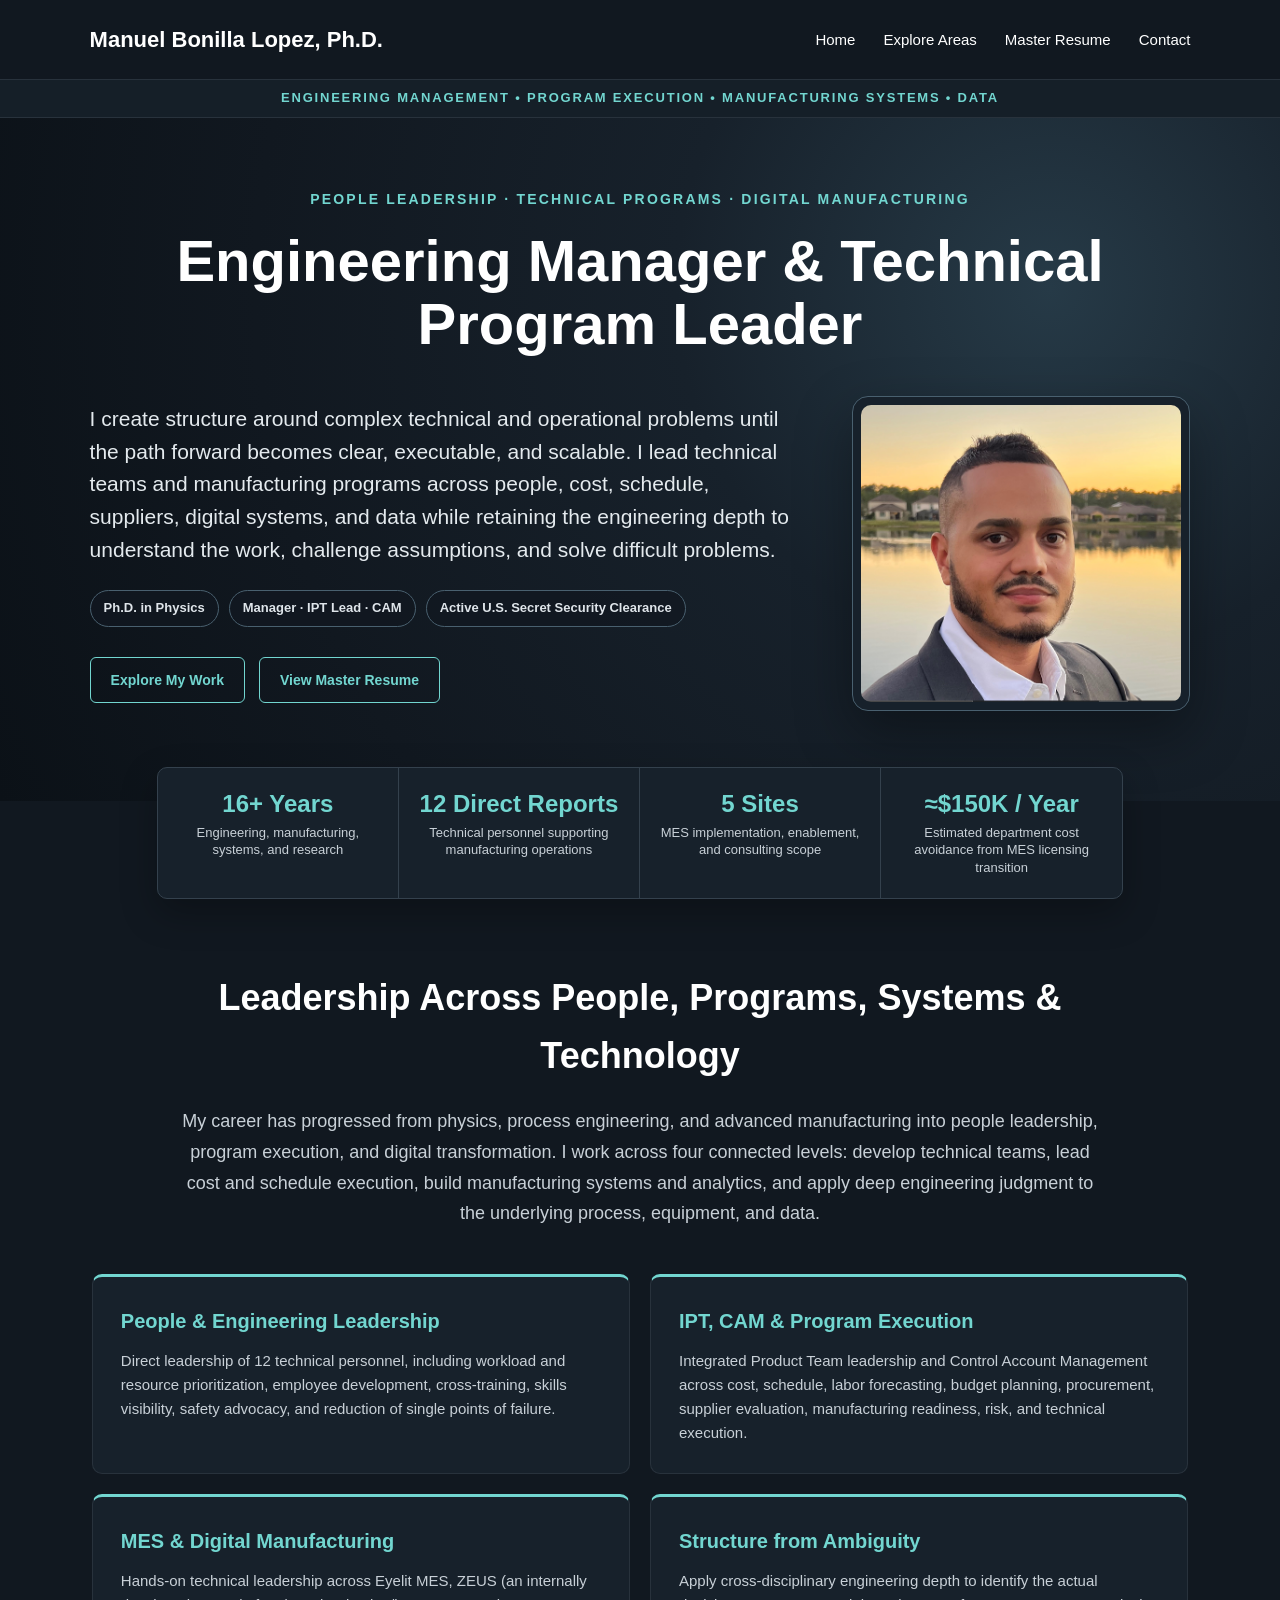
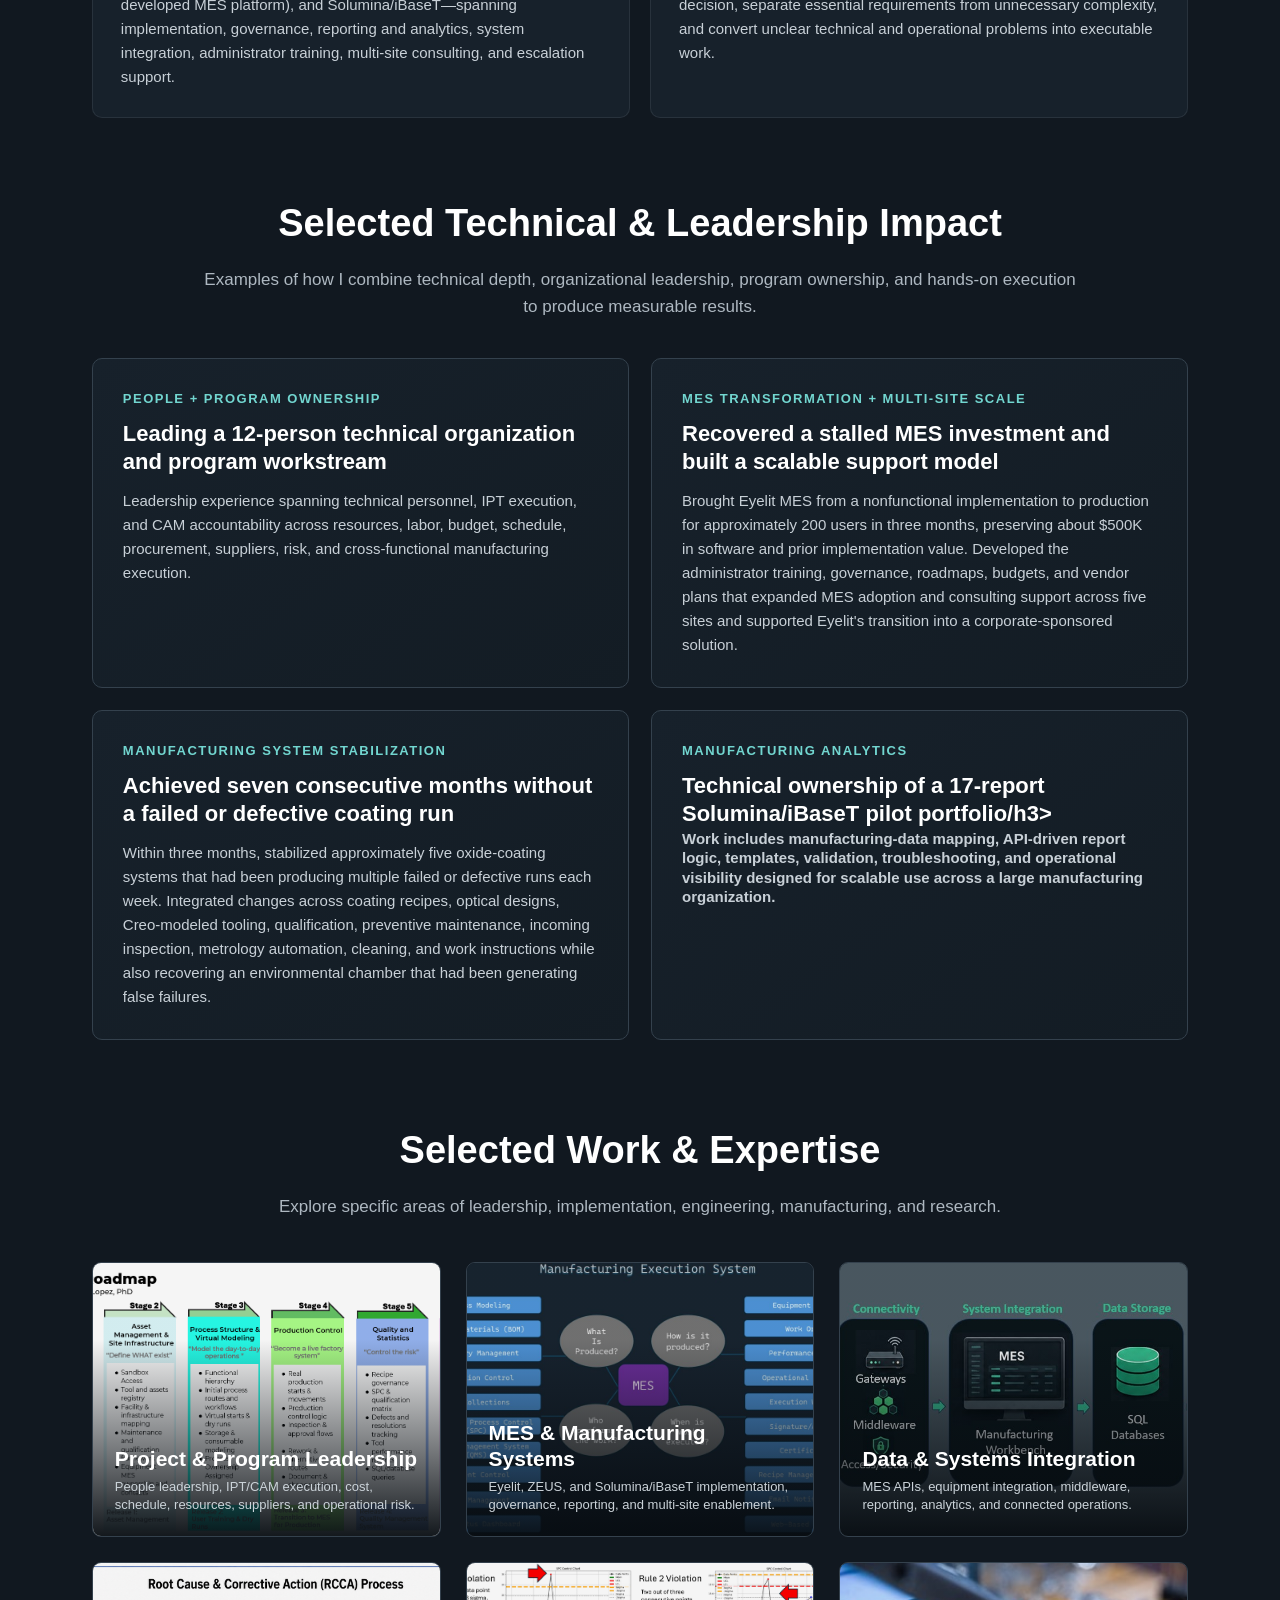
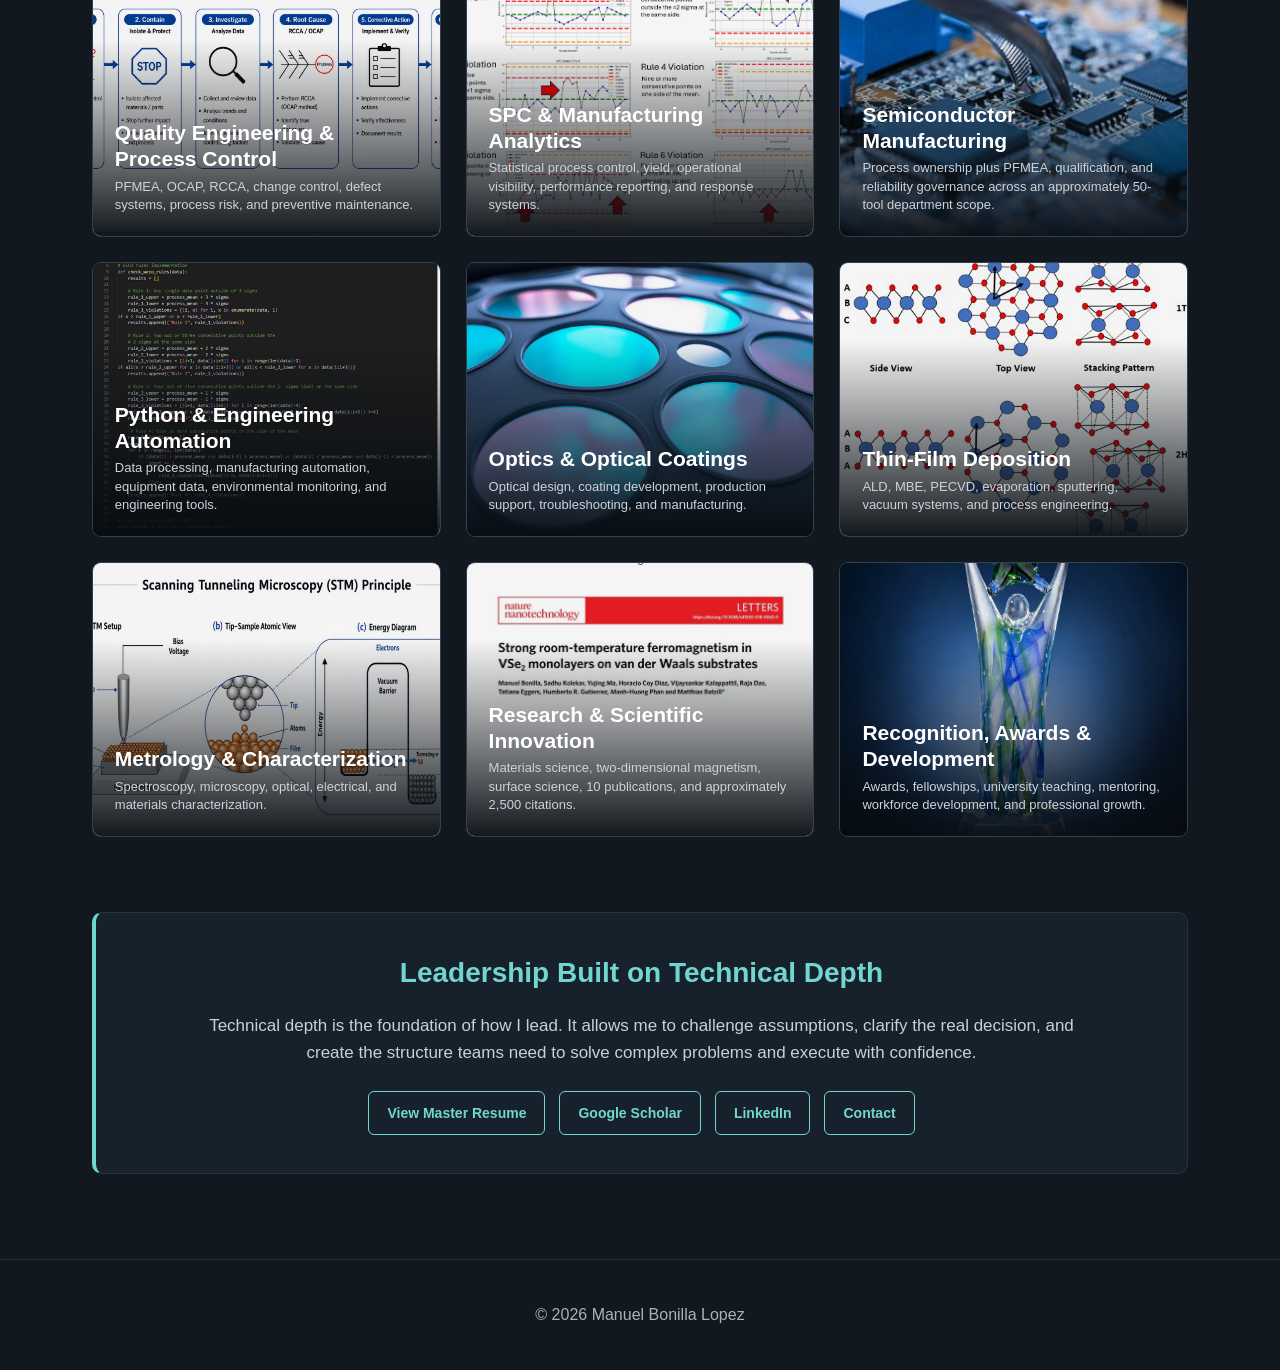
<file: index.html>
<!DOCTYPE html>
<html lang="en">
<head>
  <!-- Google tag (gtag.js) -->
  <script async src="https://www.googletagmanager.com/gtag/js?id=G-2E1W9HQ8JG"></script>
  <script>
    window.dataLayer = window.dataLayer || [];
    function gtag(){dataLayer.push(arguments);}
    gtag('js', new Date());

    gtag('config', 'G-2E1W9HQ8JG');
  </script>
  <meta charset="UTF-8">
  <meta name="viewport" content="width=device-width, initial-scale=1.0">
  <title>Manuel Bonilla Lopez, Ph.D. | Engineering Manager &amp; Technical Program Leader</title>

  <meta name="description" content="Engineering manager and technical program leader with experience across manufacturing operations, IPT and CAM execution, MES, digital transformation, data, semiconductor manufacturing, optics, and advanced materials.">
  <meta name="theme-color" content="#111820">
  <link rel="canonical" href="https://mbonilla1888.github.io/">

  <meta property="og:type" content="website">
  <meta property="og:title" content="Manuel Bonilla Lopez, Ph.D. | Engineering Manager &amp; Technical Program Leader">
  <meta property="og:description" content="People leadership, technical program execution, digital manufacturing, MES, data, and deep engineering expertise.">
  <meta property="og:url" content="https://mbonilla1888.github.io/">

  <style>
    /* =========================================================
       GLOBAL
    ========================================================= */

    * {
      box-sizing: border-box;
      margin: 0;
      padding: 0;
    }

    html {
      scroll-behavior: smooth;
    }

    body {
      font-family: Arial, Helvetica, sans-serif;
      background: #111820;
      color: white;
      line-height: 1.6;
    }

    a {
      color: inherit;
    }

    /* =========================================================
       STICKY HEADER
    ========================================================= */

    .sticky-shell {
      position: sticky;
      top: 0;
      z-index: 1000;
      background: #111820;
    }

    header {
      display: flex;
      justify-content: space-between;
      align-items: center;
      padding: 22px 7%;
      background: #111820;
      border-bottom: 1px solid #28323c;
    }

    .name {
      font-size: 22px;
      font-weight: bold;
      white-space: nowrap;
    }

    nav {
      display: flex;
      align-items: center;
      gap: 28px;
    }

    nav a {
      color: white;
      text-decoration: none;
      font-size: 15px;
      transition: color .2s ease;
    }

    nav a:hover {
      color: #72d6d0;
    }

    .page-bar {
      background: #151f28;
      color: #72d6d0;
      text-align: center;
      font-size: 13px;
      font-weight: bold;
      letter-spacing: 1.8px;
      text-transform: uppercase;
      padding: 8px 20px;
      border-bottom: 1px solid #28323c;
    }

    /* =========================================================
       HERO
    ========================================================= */

    .hero {
      min-height: 560px;
      display: flex;
      align-items: center;
      padding: 70px 7% 90px;
      background:
        radial-gradient(
          circle at 82% 25%,
          #263a47 0,
          #17212b 32%,
          #111820 68%,
          #0b1117 100%
        );
    }

    .hero-shell {
      width: 100%;
      max-width: 1200px;
      margin: auto;
    }

    .hero-heading {
      max-width: 1100px;
      margin: 0 auto 40px;
      text-align: center;
    }

    .hero-small {
      color: #72d6d0;
      font-size: 14px;
      font-weight: bold;
      letter-spacing: 2.2px;
      text-transform: uppercase;
      margin-bottom: 20px;
    }

    .hero h1 {
      font-size: 58px;
      line-height: 1.08;
      margin-bottom: 0;
    }

    .hero-inner {
      width: 100%;
      display: grid;
      grid-template-columns: minmax(0, 1.35fr) minmax(320px, .65fr);
      gap: 60px;
      align-items: center;
    }

    .hero-content {
      max-width: 780px;
    }

    .hero-lead {
      max-width: 780px;
      font-size: 21px;
      line-height: 1.55;
      color: #e4eaee;
    }

    .hero-credentials {
      display: flex;
      flex-wrap: wrap;
      gap: 10px;
      margin-top: 24px;
    }

    .hero-credentials span {
      display: inline-block;
      padding: 7px 13px;
      color: #dfe5ea;
      background: rgba(17, 24, 32, .78);
      border: 1px solid #49606f;
      border-radius: 999px;
      font-size: 13px;
      font-weight: bold;
    }

    .hero-actions {
      display: flex;
      flex-wrap: wrap;
      gap: 14px;
      margin-top: 30px;
    }

    .hero-actions a {
      display: inline-block;
      text-decoration: none;
      border: 1px solid #72d6d0;
      color: #72d6d0;
      padding: 11px 20px;
      border-radius: 6px;
      font-weight: bold;
      font-size: 14px;
      transition: all .2s ease;
    }

    .hero-actions a:hover {
      background: #72d6d0;
      color: #111820;
    }

    .hero-profile {
      width: 100%;
      max-width: 430px;
      justify-self: end;
      padding: 8px;
      background: #17212b;
      border: 1px solid #49606f;
      border-radius: 16px;
      box-shadow: 0 22px 55px rgba(0, 0, 0, .35);
    }

    .hero-profile img {
      display: block;
      width: 100%;
      height: auto;
      border-radius: 10px;
    }

    nav a:focus-visible,
    .hero-actions a:focus-visible,
    .project-card:focus-visible,
    .closing-links a:focus-visible {
      outline: 3px solid #72d6d0;
      outline-offset: 4px;
    }

    /* =========================================================
       IMPACT STRIP
    ========================================================= */

    .impact-strip {
      position: relative;
      z-index: 2;
      max-width: 1120px;
      margin: -34px auto 0;
      padding: 0 6%;
    }

    .impact-grid {
      display: grid;
      grid-template-columns: repeat(4, 1fr);
      background: #17212b;
      border: 1px solid #34414d;
      border-radius: 10px;
      box-shadow: 0 14px 36px rgba(0, 0, 0, .28);
      overflow: hidden;
    }

    .impact-item {
      padding: 22px 16px;
      text-align: center;
      border-right: 1px solid #34414d;
    }

    .impact-item:last-child {
      border-right: 0;
    }

    .impact-item strong {
      display: block;
      color: #72d6d0;
      font-size: 24px;
      line-height: 1.15;
      margin-bottom: 6px;
    }

    .impact-item span {
      display: block;
      color: #c8d0d7;
      font-size: 13px;
      line-height: 1.35;
    }

    /* =========================================================
       MAIN
    ========================================================= */

    main {
      max-width: 1250px;
      margin: auto;
      padding: 70px 6% 85px;
    }

    /* =========================================================
       POSITIONING
    ========================================================= */

    .intro {
      max-width: 1000px;
      margin: 0 auto 45px;
      text-align: center;
    }

    .intro h2 {
      font-size: 36px;
      margin-bottom: 22px;
    }

    .intro p {
      color: #c8d0d7;
      font-size: 18px;
      line-height: 1.7;
      max-width: 920px;
      margin: auto;
    }

    /* =========================================================
       LEADERSHIP VALUE
    ========================================================= */

    .value-grid {
      display: grid;
      grid-template-columns: repeat(2, 1fr);
      gap: 20px;
      margin-bottom: 75px;
    }

    .value-card {
      background: #17212b;
      border: 1px solid #28323c;
      border-top: 3px solid #72d6d0;
      border-radius: 10px;
      padding: 28px;
    }

    .value-card h3 {
      color: #72d6d0;
      font-size: 20px;
      margin-bottom: 12px;
    }

    .value-card p {
      color: #c8d0d7;
      font-size: 15px;
    }

    /* =========================================================
       SELECTED LEADERSHIP IMPACT
    ========================================================= */

    .leadership-impact {
      margin-bottom: 80px;
    }

    .section-heading {
      max-width: 880px;
      margin: 0 auto 38px;
      text-align: center;
    }

    .section-heading h2 {
      font-size: 38px;
      margin-bottom: 12px;
    }

    .section-heading p {
      color: #aeb8c1;
      font-size: 17px;
    }

    .leadership-grid {
      display: grid;
      grid-template-columns: repeat(2, 1fr);
      gap: 22px;
    }

    .leadership-card {
      background: linear-gradient(145deg, #17212b, #131c24);
      border: 1px solid #34414d;
      border-radius: 10px;
      padding: 30px;
    }

    .leadership-card .eyebrow {
      color: #72d6d0;
      font-size: 13px;
      font-weight: bold;
      letter-spacing: 1.5px;
      text-transform: uppercase;
      margin-bottom: 10px;
    }

    .leadership-card h3 {
      font-size: 22px;
      line-height: 1.3;
      margin-bottom: 12px;
    }

    .leadership-card p {
      color: #c8d0d7;
      font-size: 15px;
    }

    /* =========================================================
       EXPERTISE SECTION
    ========================================================= */

    .projects {
      scroll-margin-top: 120px;
    }

    .projects-heading {
      text-align: center;
      margin-bottom: 42px;
    }

    .projects-heading h2 {
      font-size: 38px;
      margin-bottom: 12px;
    }

    .projects-heading p {
      color: #aeb8c1;
      font-size: 17px;
    }

    /* =========================================================
       PROJECT GRID
    ========================================================= */

    .project-grid {
      display: grid;
      grid-template-columns: repeat(3, 1fr);
      gap: 25px;
    }

    .project-card {
      position: relative;
      height: 275px;
      overflow: hidden;
      border-radius: 9px;
      border: 1px solid #34414d;
      text-decoration: none;
      color: white;
      background: #17212b;
      transition: transform .25s ease, border-color .25s ease;
    }

    .project-card:hover {
      transform: translateY(-4px);
      border-color: #72d6d0;
    }

    .project-card img {
      width: 100%;
      height: 100%;
      object-fit: cover;
      display: block;
      transition: transform .35s ease;
    }

    .project-card:hover img {
      transform: scale(1.045);
    }

    .project-overlay {
      position: absolute;
      inset: 0;
      display: flex;
      flex-direction: column;
      justify-content: flex-end;
      padding: 22px;
      background:
        linear-gradient(
          to bottom,
          rgba(0, 0, 0, .04) 28%,
          rgba(7, 12, 17, .95) 100%
        );
    }

    .project-overlay h3 {
      font-size: 21px;
      line-height: 1.25;
      margin-bottom: 5px;
    }

    .project-overlay p {
      color: #cbd3d9;
      font-size: 13px;
      line-height: 1.4;
    }

    /* =========================================================
       CLOSING
    ========================================================= */

    .closing {
      margin-top: 75px;
      background: #17212b;
      border: 1px solid #28323c;
      border-left: 4px solid #72d6d0;
      border-radius: 10px;
      padding: 38px;
      text-align: center;
    }

    .closing h2 {
      color: #72d6d0;
      font-size: 28px;
      margin-bottom: 16px;
    }

    .closing p {
      color: #c8d0d7;
      max-width: 880px;
      margin: auto;
      font-size: 17px;
    }

    .closing-links {
      display: flex;
      justify-content: center;
      flex-wrap: wrap;
      gap: 14px;
      margin-top: 25px;
    }

    .closing-links a {
      text-decoration: none;
      color: #72d6d0;
      border: 1px solid #72d6d0;
      padding: 10px 18px;
      border-radius: 6px;
      font-weight: bold;
      font-size: 14px;
    }

    .closing-links a:hover {
      background: #72d6d0;
      color: #111820;
    }

    /* =========================================================
       FOOTER
    ========================================================= */

    footer {
      text-align: center;
      padding: 42px;
      border-top: 1px solid #28323c;
      color: #aab3bb;
    }

    /* =========================================================
       RESPONSIVE
    ========================================================= */

    @media (max-width: 1000px) {
      .hero-inner {
        grid-template-columns: 1fr;
        gap: 38px;
        text-align: center;
      }

      .hero-content {
        max-width: 900px;
        margin: auto;
      }

      .hero-lead {
        margin: auto;
      }

      .hero-credentials,
      .hero-actions {
        justify-content: center;
      }

      .hero-profile {
        max-width: 390px;
        margin: auto;
        justify-self: center;
      }

      .project-grid {
        grid-template-columns: repeat(2, 1fr);
      }

      .impact-grid {
        grid-template-columns: repeat(2, 1fr);
      }

      .impact-item:nth-child(2) {
        border-right: 0;
      }

      .impact-item:nth-child(-n+2) {
        border-bottom: 1px solid #34414d;
      }

      .hero h1 {
        font-size: 48px;
      }
    }

    @media (max-width: 700px) {
      header {
        flex-direction: column;
        gap: 15px;
        padding: 16px 5%;
      }

      nav {
        gap: 16px;
        flex-wrap: wrap;
        justify-content: center;
      }

      .name {
        font-size: 20px;
      }

      .page-bar {
        font-size: 11px;
      }

      .hero {
        min-height: auto;
        padding: 45px 7% 70px;
      }

      .hero-profile {
        max-width: 320px;
      }

      .hero h1 {
        font-size: 37px;
      }

      .hero-lead {
        font-size: 18px;
      }

      main {
        padding-top: 50px;
      }

      .intro h2,
      .section-heading h2,
      .projects-heading h2 {
        font-size: 31px;
      }

      .project-grid,
      .value-grid,
      .leadership-grid {
        grid-template-columns: 1fr;
      }

      .impact-strip {
        margin-top: -24px;
      }

      .project-card {
        height: 270px;
      }

      .closing {
        padding: 28px 22px;
      }
    }
  </style>
</head>

<body>
  <!-- =========================================================
       HEADER
  ========================================================= -->

  <div class="sticky-shell">
    <header>
      <div class="name"> Manuel Bonilla Lopez, Ph.D.</div>

      <nav aria-label="Primary navigation">
        <a href="index.html">Home</a>
        <a href="#projects">Explore Areas</a>
        <a href="Manuel%20Bonilla%20Lopez%20PhD%20Master%20Resume.pdf">Master Resume</a>
        <a href="contact.html">Contact</a>
      </nav>
    </header>

    <div class="page-bar">
      Engineering Management • Program Execution • Manufacturing Systems • Data
    </div>
  </div>

  <!-- =========================================================
       HERO
  ========================================================= -->

  <section class="hero">
    <div class="hero-shell">
      <div class="hero-heading">
        <div class="hero-small">
          People Leadership · Technical Programs · Digital Manufacturing
        </div>

        <h1>Engineering Manager &amp; Technical Program Leader</h1>
      </div>

      <div class="hero-inner">
        <div class="hero-content">
          <p class="hero-lead">
            I create structure around complex technical and operational problems until 
            the path forward becomes clear, executable, and scalable. I lead technical 
            teams and manufacturing programs across people, cost, schedule, suppliers, digital systems, 
            and data while retaining the engineering depth to understand the work, challenge assumptions, and solve difficult problems.
          </p>

          <div class="hero-credentials" aria-label="Professional credentials">
            <span>Ph.D. in Physics</span>
            <span>Manager · IPT Lead · CAM</span>
            <span>Active U.S. Secret Security Clearance</span>
          </div>

          <div class="hero-actions">
            <a href="#projects">Explore My Work</a>
            <a href="Manuel%20Bonilla%20Lopez%20PhD%20Master%20Resume.pdf">View Master Resume</a>
          </div>
        </div>

        <div class="hero-profile">
          <img src="assets/img/hero.png" alt="Professional portrait of Manuel Bonilla">
        </div>
      </div>
    </div>
  </section>

  <!-- =========================================================
       IMPACT AT A GLANCE
  ========================================================= -->

  <section class="impact-strip" aria-label="Career impact at a glance">
    <div class="impact-grid">
      <div class="impact-item">
        <strong>16+ Years</strong>
        <span>Engineering, manufacturing, systems, and research</span>
      </div>

      <div class="impact-item">
        <strong>12 Direct Reports</strong>
        <span>Technical personnel supporting manufacturing operations</span>
      </div>

      <div class="impact-item">
        <strong>5 Sites</strong>
        <span>MES implementation, enablement, and consulting scope</span>
      </div>

      <div class="impact-item">
        <strong>≈$150K / Year</strong>
        <span>Estimated department cost avoidance from MES licensing transition</span>
      </div>
    </div>
  </section>

  <main>
    <!-- =========================================================
         POSITIONING
    ========================================================= -->

    <section class="intro">
      <h2>Leadership Across People, Programs, Systems &amp; Technology</h2>

      <p>
        My career has progressed from physics, process engineering, and advanced
        manufacturing into people leadership, program execution, and digital
        transformation. I work across four connected levels: develop technical
        teams, lead cost and schedule execution, build manufacturing systems and
        analytics, and apply deep engineering judgment to the underlying process,
        equipment, and data.
      </p>
    </section>

    <!-- =========================================================
         LEADERSHIP VALUE
    ========================================================= -->

    <div class="value-grid">
      <div class="value-card">
        <h3>People &amp; Engineering Leadership</h3>
        <p>
          Direct leadership of 12 technical personnel, including workload and
          resource prioritization, employee development, cross-training, skills
          visibility, safety advocacy, and reduction of single points of failure.
        </p>
      </div>

      <div class="value-card">
        <h3>IPT, CAM &amp; Program Execution</h3>
        <p>
          Integrated Product Team leadership and Control Account Management across
          cost, schedule, labor forecasting, budget planning, procurement, supplier
          evaluation, manufacturing readiness, risk, and technical execution.
        </p>
      </div>

      <div class="value-card">
        <h3>MES &amp; Digital Manufacturing</h3>
        <p>
          Hands-on technical leadership across Eyelit MES, ZEUS (an internally developed MES platform), 
          and Solumina/iBaseT—spanning implementation, governance, reporting and analytics, system integration, 
          administrator training, multi-site consulting, and escalation support.
        </p>
      </div>

      <div class="value-card">
        <h3>Structure from Ambiguity</h3>
        <p>
          Apply cross-disciplinary engineering depth to identify the actual decision, 
          separate essential requirements from unnecessary complexity, and convert unclear 
          technical and operational problems into executable work.

        </p>
      </div>
    </div>

    <!-- =========================================================
         SELECTED LEADERSHIP IMPACT
    ========================================================= -->

    <section class="leadership-impact" aria-labelledby="leadership-impact-title">
      <div class="section-heading">
        <h2 id="leadership-impact-title">Selected Technical &amp; Leadership Impact</h2>
        <p>
          Examples of how I combine technical depth, organizational leadership,
          program ownership, and hands-on execution to produce measurable results.
        </p>
      </div>
    
      <div class="leadership-grid">
        <article class="leadership-card">
          <div class="eyebrow">People + Program Ownership</div>
          <h3>Leading a 12-person technical organization and program workstream</h3>
          <p>
            Leadership experience spanning technical personnel, IPT execution, and CAM accountability across resources,
            labor, budget, schedule, procurement, suppliers, risk, and cross-functional manufacturing execution.
          </p>
        </article>
    
        <article class="leadership-card">
          <div class="eyebrow">MES Transformation + Multi-Site Scale</div>
          <h3>Recovered a stalled MES investment and built a scalable support model</h3>
          <p>
            Brought Eyelit MES from a nonfunctional implementation to production for
            approximately 200 users in three months, preserving about $500K in software
            and prior implementation value. Developed the administrator training,
            governance, roadmaps, budgets, and vendor plans that expanded MES adoption
            and consulting support across five sites and supported Eyelit's transition
            into a corporate-sponsored solution.
          </p>
        </article>
    
        <article class="leadership-card">
          <div class="eyebrow">Manufacturing System Stabilization</div>
          <h3>Achieved seven consecutive months without a failed or defective coating run</h3>
          <p>
            Within three months, stabilized approximately five oxide-coating systems
            that had been producing multiple failed or defective runs each week.
            Integrated changes across coating recipes, optical designs, Creo-modeled
            tooling, qualification, preventive maintenance, incoming inspection,
            metrology automation, cleaning, and work instructions while also recovering
            an environmental chamber that had been generating false failures.
          </p>
        </article>
    
        <article class="leadership-card">
          <div class="eyebrow">Manufacturing Analytics</div>
          <h3>Technical ownership of a 17-report Solumina/iBaseT pilot portfolio/h3>
          <p>
      Work includes manufacturing-data mapping, API-driven report logic, templates, validation, 
            troubleshooting, and operational visibility designed for scalable use across 
            a large manufacturing organization.
          </p>
        </article>
      </div>
    </section>

    <!-- =========================================================
         WORK & EXPERTISE
    ========================================================= -->

    <section class="projects" id="projects">
      <div class="projects-heading">
        <h2>Selected Work &amp; Expertise</h2>
        <p>
          Explore specific areas of leadership, implementation, engineering,
          manufacturing, and research.
        </p>
      </div>

      <div class="project-grid">
        <a class="project-card" href="project-management.html">
          <img src="assets/img/project-management.png" alt="Technical project and program leadership" loading="lazy" decoding="async">
          <div class="project-overlay">
            <h3>Project &amp; Program Leadership</h3>
            <p>People leadership, IPT/CAM execution, cost, schedule, resources, suppliers, and operational risk.</p>
          </div>
        </a>

        <a class="project-card" href="mes.html">
          <img src="assets/img/mes.jpg" alt="Manufacturing execution systems" loading="lazy" decoding="async">
          <div class="project-overlay">
            <h3>MES &amp; Manufacturing Systems</h3>
            <p>Eyelit, ZEUS, and Solumina/iBaseT implementation, governance, reporting, and multi-site enablement.</p>
          </div>
        </a>

        <a class="project-card" href="data-systems.html">
          <img src="assets/img/data-systems.jpg" alt="Manufacturing data and systems integration" loading="lazy" decoding="async">
          <div class="project-overlay">
            <h3>Data &amp; Systems Integration</h3>
            <p>MES APIs, equipment integration, middleware, reporting, analytics, and connected operations.</p>
          </div>
        </a>

        <a class="project-card" href="quality.html">
          <img src="assets/img/quality.png" alt="Quality engineering and process control" loading="lazy" decoding="async">
          <div class="project-overlay">
            <h3>Quality Engineering &amp; Process Control</h3>
            <p>PFMEA, OCAP, RCCA, change control, defect systems, process risk, and preventive maintenance.</p>
          </div>
        </a>

        <a class="project-card" href="spc.html">
          <img src="assets/img/spc.png" alt="Statistical process control" loading="lazy" decoding="async">
          <div class="project-overlay">
            <h3>SPC &amp; Manufacturing Analytics</h3>
            <p>Statistical process control, yield, operational visibility, performance reporting, and response systems.</p>
          </div>
        </a>

        <a class="project-card" href="semiconductor.html">
          <img src="assets/img/semiconductor.jpg" alt="Semiconductor manufacturing" loading="lazy" decoding="async">
          <div class="project-overlay">
            <h3>Semiconductor Manufacturing</h3>
            <p>Process ownership plus PFMEA, qualification, and reliability governance across an approximately 50-tool department scope.</p>
          </div>
        </a>

        <a class="project-card" href="python.html">
          <img src="assets/img/python.png" alt="Python and engineering automation" loading="lazy" decoding="async">
          <div class="project-overlay">
            <h3>Python &amp; Engineering Automation</h3>
            <p>Data processing, manufacturing automation, equipment data, environmental monitoring, and engineering tools.</p>
          </div>
        </a>

        <a class="project-card" href="optical.html">
          <img src="assets/img/optics.jpg" alt="Optical engineering and coatings" loading="lazy" decoding="async">
          <div class="project-overlay">
            <h3>Optics &amp; Optical Coatings</h3>
            <p>Optical design, coating development, production support, troubleshooting, and manufacturing.</p>
          </div>
        </a>

        <a class="project-card" href="deposition.html">
          <img src="assets/img/deposition.jpg" alt="Thin-film deposition" loading="lazy" decoding="async">
          <div class="project-overlay">
            <h3>Thin-Film Deposition</h3>
            <p>ALD, MBE, PECVD, evaporation, sputtering, vacuum systems, and process engineering.</p>
          </div>
        </a>

        <a class="project-card" href="metrology.html">
          <img src="assets/img/metrology.jpg" alt="Metrology and materials characterization" loading="lazy" decoding="async">
          <div class="project-overlay">
            <h3>Metrology &amp; Characterization</h3>
            <p>Spectroscopy, microscopy, optical, electrical, and materials characterization.</p>
          </div>
        </a>

        <a class="project-card" href="research.html">
          <img src="assets/img/research.jpg" alt="Scientific research and innovation" loading="lazy" decoding="async">
          <div class="project-overlay">
            <h3>Research &amp; Scientific Innovation</h3>
            <p>Materials science, two-dimensional magnetism, surface science, 10 publications, and approximately 2,500 citations.</p>
          </div>
        </a>

        <a class="project-card" href="recognition.html">
          <img src="assets/img/rising-star.webp" alt="Professional recognition, teaching, and development" loading="lazy" decoding="async">
          <div class="project-overlay">
            <h3>Recognition, Awards &amp; Development</h3>
            <p>Awards, fellowships, university teaching, mentoring, workforce development, and professional growth.</p>
          </div>
        </a>
      </div>
    </section>

    <!-- =========================================================
         CLOSING
    ========================================================= -->

    <section class="closing">
      <h2>Leadership Built on Technical Depth</h2>

      <p>
        Technical depth is the foundation of how I lead. It allows me to challenge assumptions,
          clarify the real decision, and create the structure teams need to solve complex problems and 
          execute with confidence.
      </p>

      <div class="closing-links">
        <a href="Manuel%20Bonilla%20Lopez%20PhD%20Master%20Resume.pdf">View Master Resume</a>

        <a href="https://scholar.google.com/citations?user=BniTvzsAAAAJ&amp;hl=en" target="_blank" rel="noopener">
          Google Scholar
        </a>

        <a href="https://www.linkedin.com/in/manuel-bonilla-lopez-ph-d/" target="_blank" rel="noopener">
          LinkedIn
        </a>

        <a href="contact.html">Contact</a>
      </div>
    </section>
  </main>

  <footer>
    © <span id="year">2026</span> Manuel Bonilla Lopez
  </footer>

  <script>
    document.getElementById("year").textContent = new Date().getFullYear();
  </script>
</body>

</html>
</file>
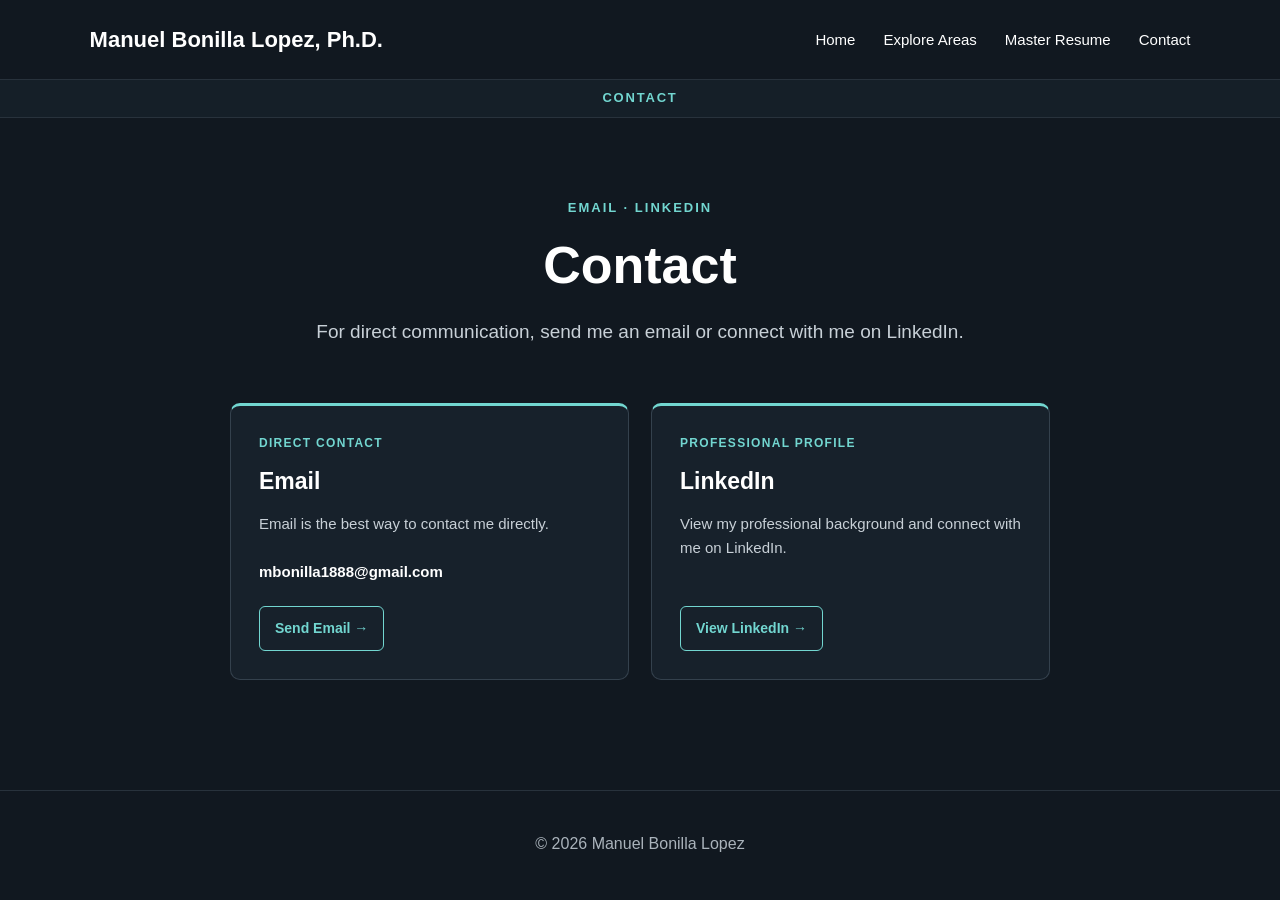
<file: contact.html>
<!doctype html>
<html lang="en">

<head>

  <meta charset="utf-8">
  <meta name="viewport" content="width=device-width, initial-scale=1.0">

  <title>Contact | Manuel Bonilla Lopez, Ph.D.</title>

  <meta
    name="description"
    content="Contact Manuel Bonilla Lopez, Ph.D. by email or connect with him on LinkedIn."
  >

  <meta name="theme-color" content="#111820">
  <link rel="canonical" href="https://mbonilla1888.github.io/contact.html">

  <meta property="og:type" content="website">
  <meta property="og:title" content="Contact | Manuel Bonilla Lopez, Ph.D.">
  <meta
    property="og:description"
    content="Email and LinkedIn contact information for Manuel Bonilla Lopez, Ph.D."
  >
  <meta property="og:url" content="https://mbonilla1888.github.io/contact.html">

  <style>

    /* =========================================================
       GLOBAL
    ========================================================= */

    * {
      box-sizing: border-box;
      margin: 0;
      padding: 0;
    }

    html {
      scroll-behavior: smooth;
    }

    body {
      font-family: Arial, Helvetica, sans-serif;
      background: #111820;
      color: white;
      line-height: 1.6;
    }

    a {
      color: inherit;
    }


    /* =========================================================
       STICKY HEADER
    ========================================================= */

    .sticky-shell {
      position: sticky;
      top: 0;
      z-index: 1000;
      background: #111820;
    }

    header {
      display: flex;
      justify-content: space-between;
      align-items: center;
      padding: 22px 7%;
      background: #111820;
      border-bottom: 1px solid #28323c;
    }

    .name {
      font-size: 22px;
      font-weight: bold;
      white-space: nowrap;
    }

    nav {
      display: flex;
      align-items: center;
      gap: 28px;
    }

    nav a {
      color: white;
      text-decoration: none;
      font-size: 15px;
      transition: color .2s ease;
    }

    nav a:hover {
      color: #72d6d0;
    }

    .page-bar {
      background: #151f28;
      color: #72d6d0;
      text-align: center;
      font-size: 13px;
      font-weight: bold;
      letter-spacing: 1.8px;
      text-transform: uppercase;
      padding: 8px 20px;
      border-bottom: 1px solid #28323c;
    }


    /* =========================================================
       HERO
    ========================================================= */

    .hero {
      max-width: 1050px;
      margin: auto;
      padding: 80px 6% 55px;
      text-align: center;
    }

    .hero-small {
      color: #72d6d0;
      font-size: 13px;
      font-weight: bold;
      letter-spacing: 2px;
      text-transform: uppercase;
      margin-bottom: 18px;
    }

    .hero h1 {
      font-size: 52px;
      line-height: 1.1;
      margin-bottom: 22px;
    }

    .hero p {
      max-width: 820px;
      margin: auto;
      color: #c8d0d7;
      font-size: 19px;
      line-height: 1.7;
    }


    /* =========================================================
       MAIN
    ========================================================= */

    main {
      max-width: 1120px;
      margin: auto;
      padding: 0 6% 80px;
    }


    /* =========================================================
       CONTACT CARDS
    ========================================================= */

.contact-grid {
  display: grid;
  grid-template-columns: repeat(2, minmax(0, 1fr));
  gap: 22px;
  max-width: 820px;
  margin: 0 auto 30px;
}

    .contact-card {
      display: flex;
      flex-direction: column;
      background: #17212b;
      border: 1px solid #34414d;
      border-top: 3px solid #72d6d0;
      border-radius: 10px;
      padding: 28px;
    }

    .contact-label {
      color: #72d6d0;
      font-size: 12px;
      font-weight: bold;
      letter-spacing: 1.3px;
      text-transform: uppercase;
      margin-bottom: 10px;
    }

    .contact-card h2 {
      font-size: 23px;
      margin-bottom: 12px;
    }

    .contact-card p {
      flex-grow: 1;
      color: #c8d0d7;
      font-size: 15px;
      margin-bottom: 22px;
    }

    .contact-card .address {
      color: white;
      font-weight: bold;
      overflow-wrap: anywhere;
    }

    .action-link {
      align-self: flex-start;
      display: inline-block;
      color: #72d6d0;
      border: 1px solid #72d6d0;
      border-radius: 6px;
      padding: 10px 15px;
      text-decoration: none;
      font-size: 14px;
      font-weight: bold;
      transition: all .2s ease;
    }

    .action-link:hover {
      background: #72d6d0;
      color: #111820;
    }


    nav a:focus-visible,
    .action-link:focus-visible {
      outline: 3px solid #72d6d0;
      outline-offset: 4px;
    }


    /* =========================================================
       FOOTER
    ========================================================= */

    footer {
      text-align: center;
      padding: 40px;
      border-top: 1px solid #28323c;
      color: #aab3bb;
    }


    /* =========================================================
       RESPONSIVE
    ========================================================= */

    @media (max-width: 900px) {

  .contact-grid {
    grid-template-columns: 1fr;
    max-width: 560px;
  }

      .hero h1 {
        font-size: 43px;
      }

    }

    @media (max-width: 700px) {

      header {
        flex-direction: column;
        gap: 15px;
        padding: 16px 5%;
      }

      nav {
        gap: 16px;
        flex-wrap: wrap;
        justify-content: center;
      }

      .name {
        font-size: 20px;
      }

      .page-bar {
        font-size: 11px;
      }

      .hero {
        padding-top: 55px;
      }

      .hero h1 {
        font-size: 36px;
      }

      .hero p {
        font-size: 17px;
      }

    }

  </style>

</head>


<body>


<!-- =========================================================
     HEADER
========================================================= -->

<div class="sticky-shell">

  <header>

    <div class="name">
      Manuel Bonilla Lopez, Ph.D.
    </div>

    <nav>
      <a href="index.html">Home</a>
      <a href="index.html#projects">Explore Areas</a>
      <a href="Manuel%20Bonilla%20Lopez%20PhD%20Master%20Resume.pdf">Master Resume</a>
      <a href="contact.html" aria-current="page">Contact</a>
    </nav>

  </header>

  <div class="page-bar">
    Contact
  </div>

</div>


<!-- =========================================================
     HERO
========================================================= -->

<section class="hero">

  <div class="hero-small">Email · LinkedIn</div>

  <h1>Contact</h1>

  <p>
    For direct communication, send me an email or connect with me on LinkedIn.
  </p>

</section>


<main>


<!-- =========================================================
     CONTACT OPTIONS
========================================================= -->

<section class="contact-grid" aria-label="Contact options">

  <article class="contact-card">

    <div class="contact-label">Direct Contact</div>

    <h2>Email</h2>

    <p>
      Email is the best way to contact me directly.<br><br>
      <span class="address">mbonilla1888@gmail.com</span>
    </p>

    <a
      class="action-link"
      href="mailto:mbonilla1888@gmail.com?subject=Website%20Contact"
    >
      Send Email →
    </a>

  </article>


  <article class="contact-card">

    <div class="contact-label">Professional Profile</div>

    <h2>LinkedIn</h2>

    <p>
      View my professional background and connect with me on LinkedIn.
    </p>

    <a
      class="action-link"
      href="https://www.linkedin.com/in/manuel-bonilla-lopez-ph-d/"
      target="_blank"
      rel="noopener"
    >
      View LinkedIn →
    </a>

  </article>


</section>


</main>


<!-- =========================================================
     FOOTER
========================================================= -->

<footer>
  © <span id="year"></span> Manuel Bonilla Lopez
</footer>


<script>

  document.getElementById("year").textContent =
    new Date().getFullYear();

</script>


</body>
</html>
</file>
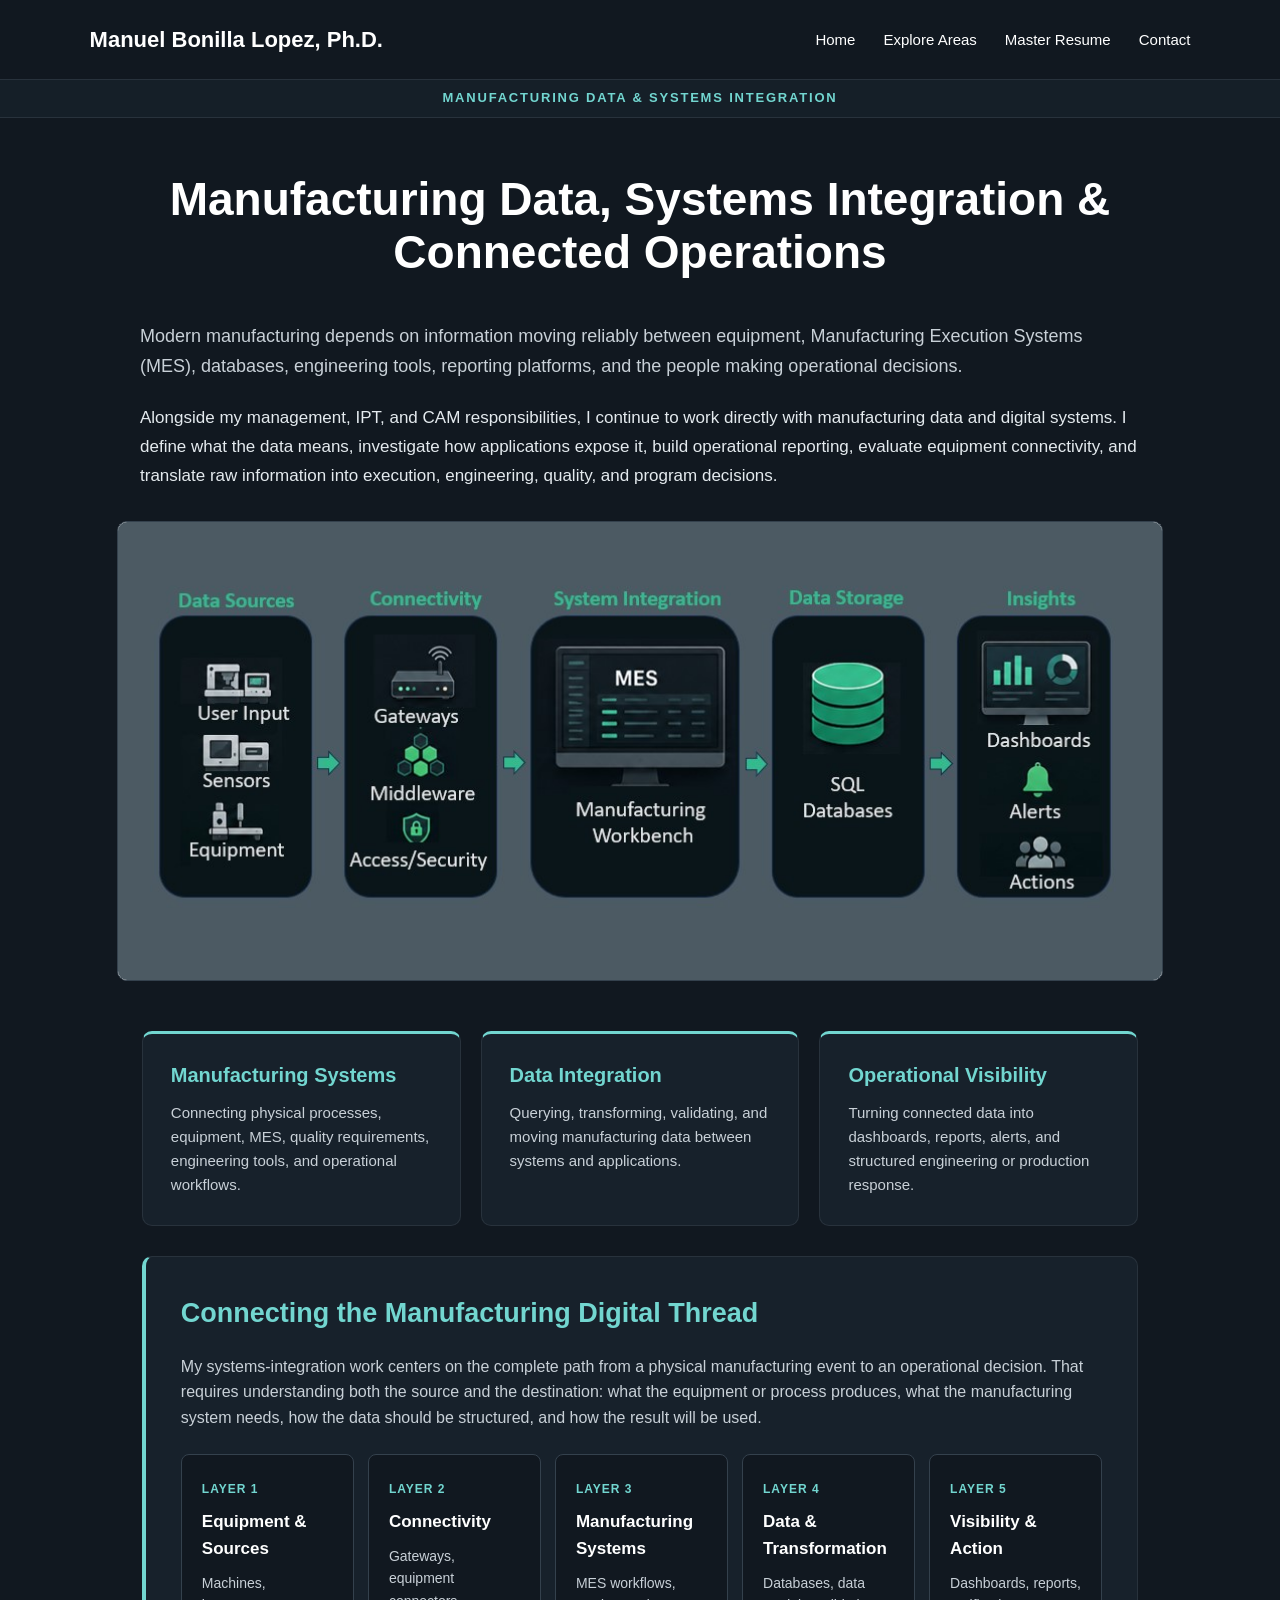
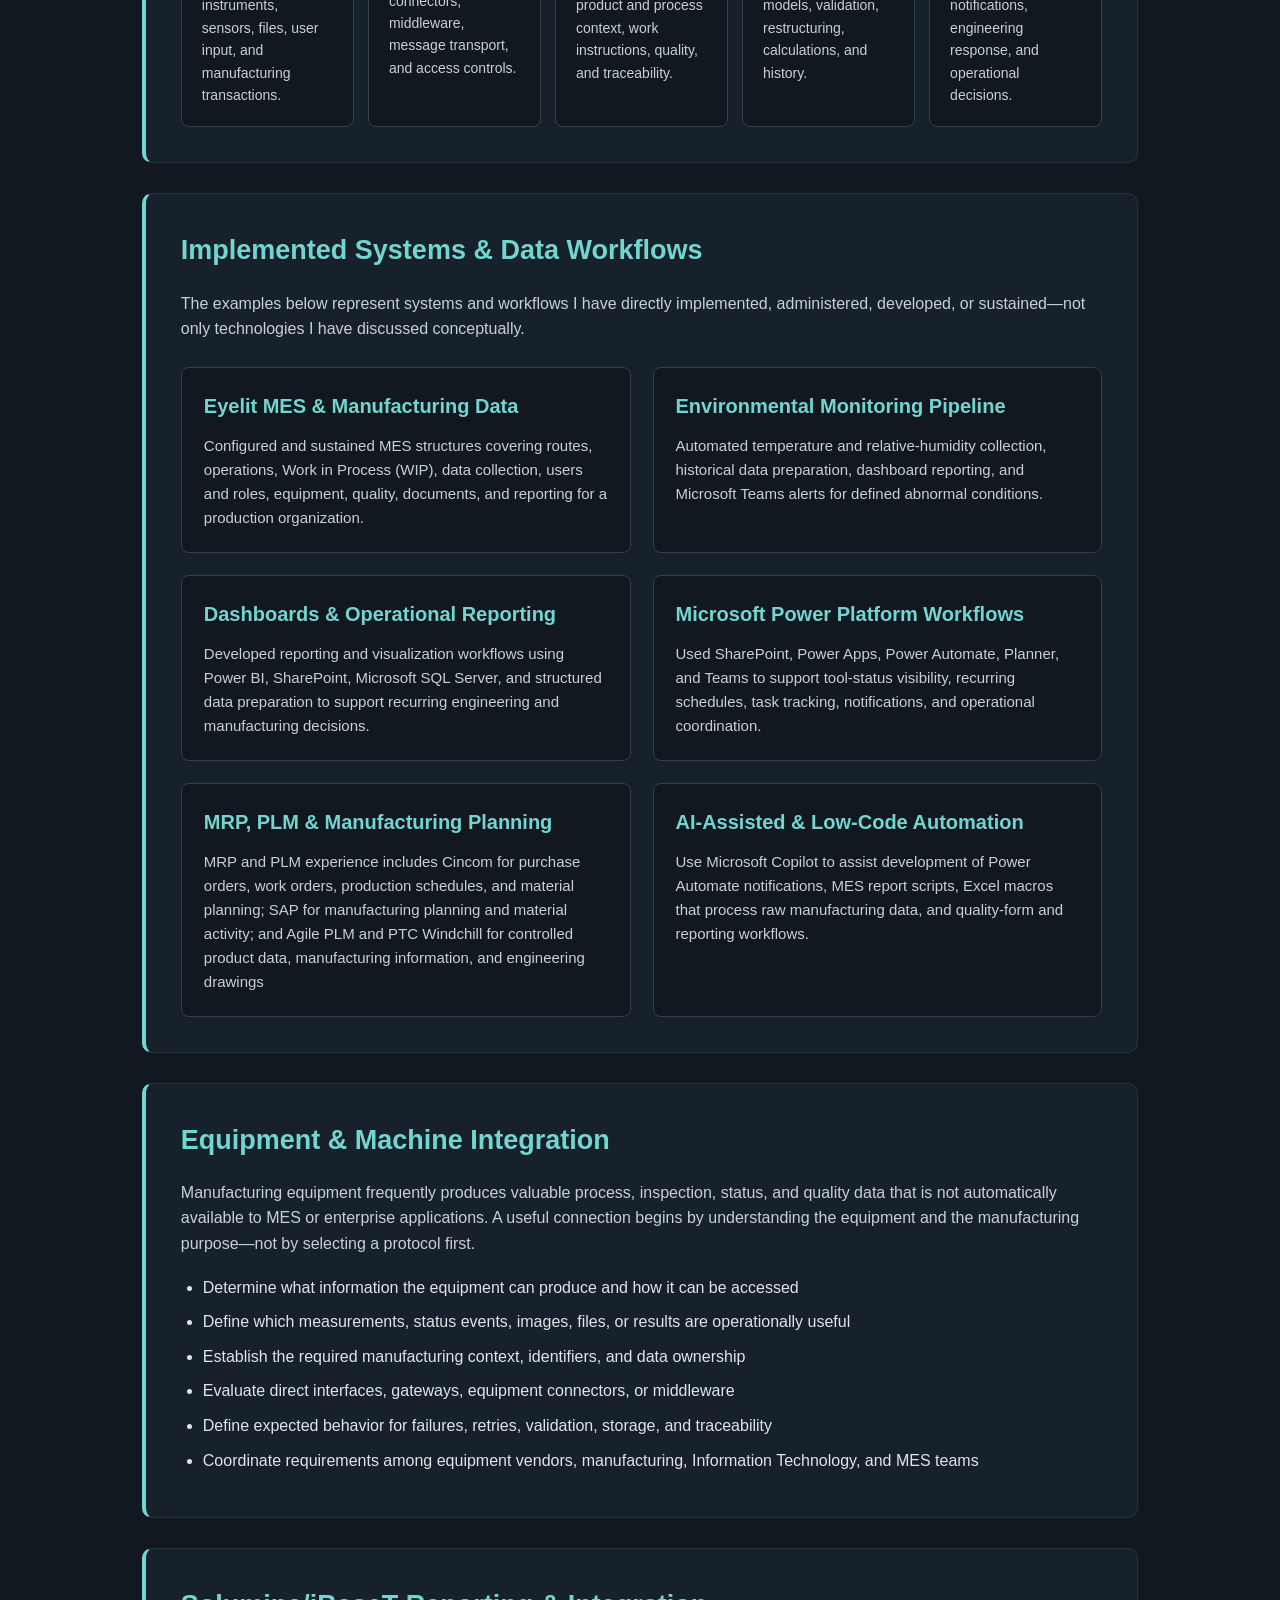
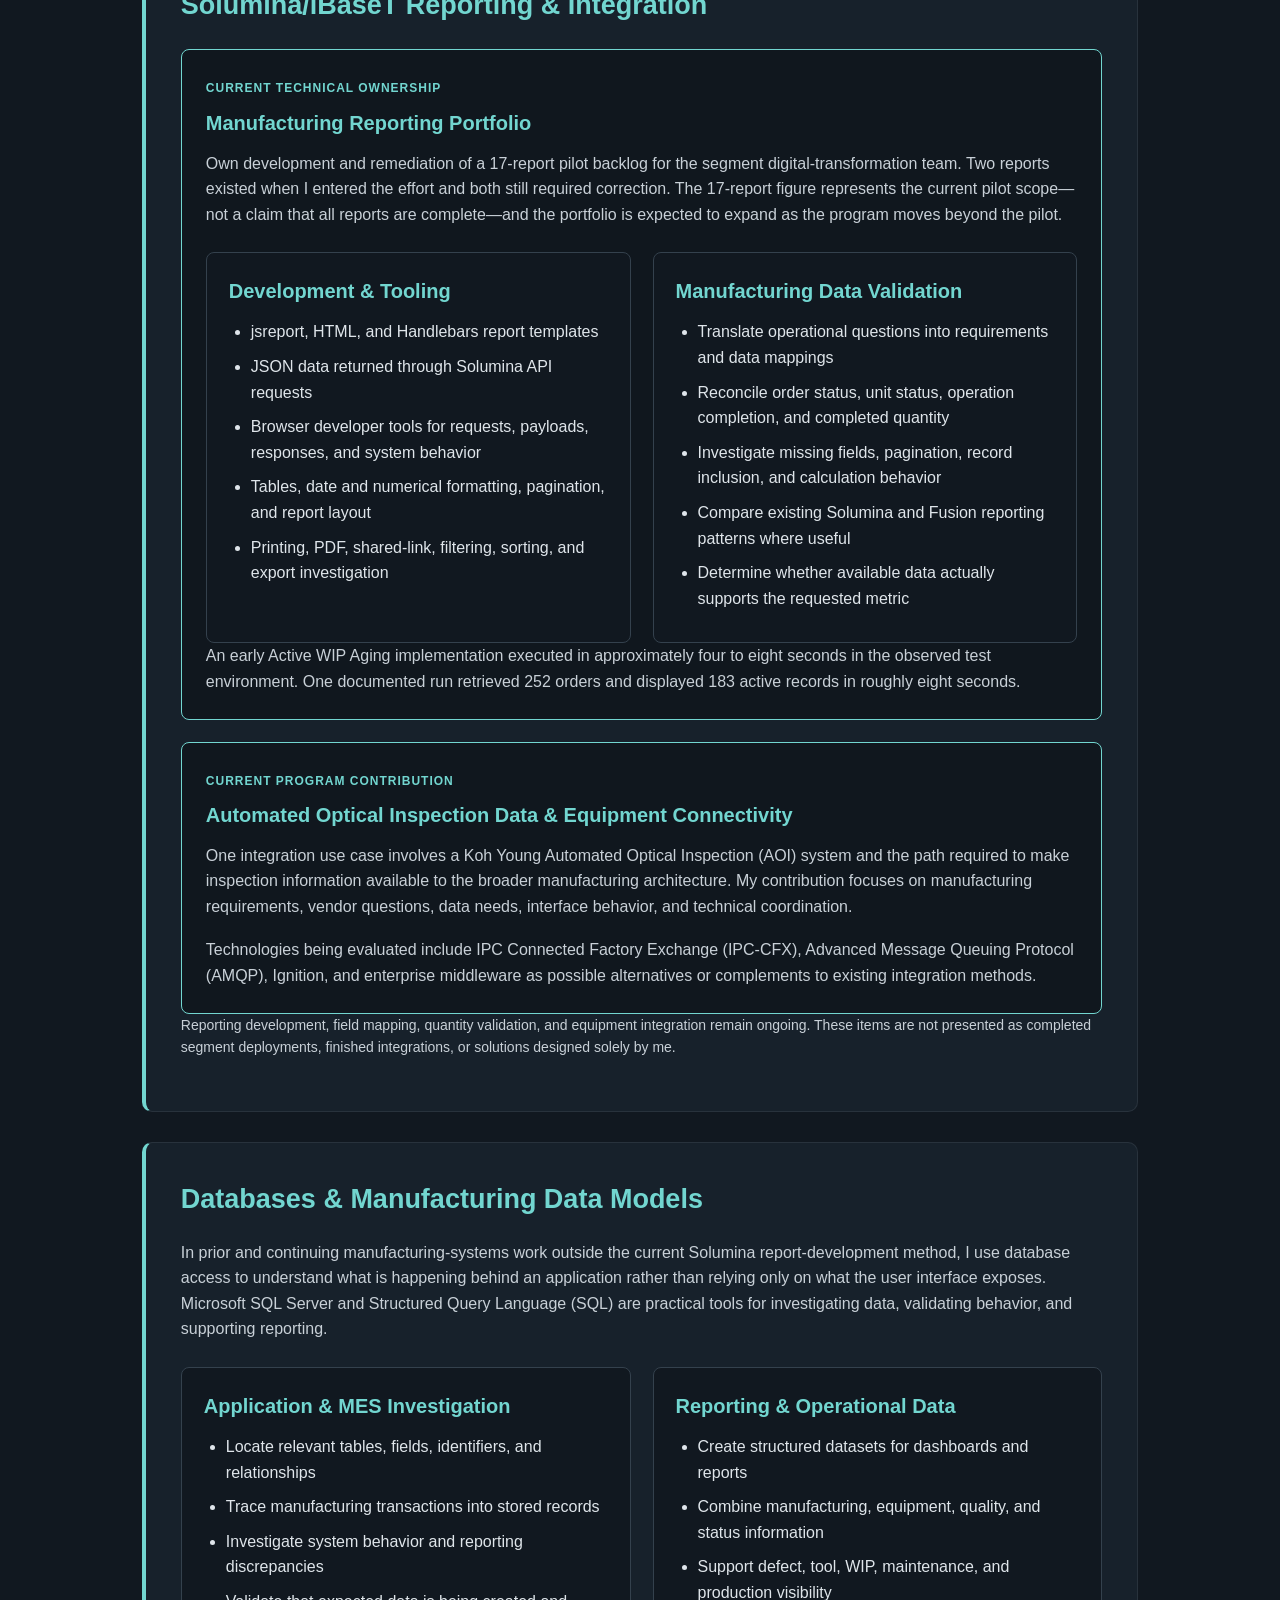
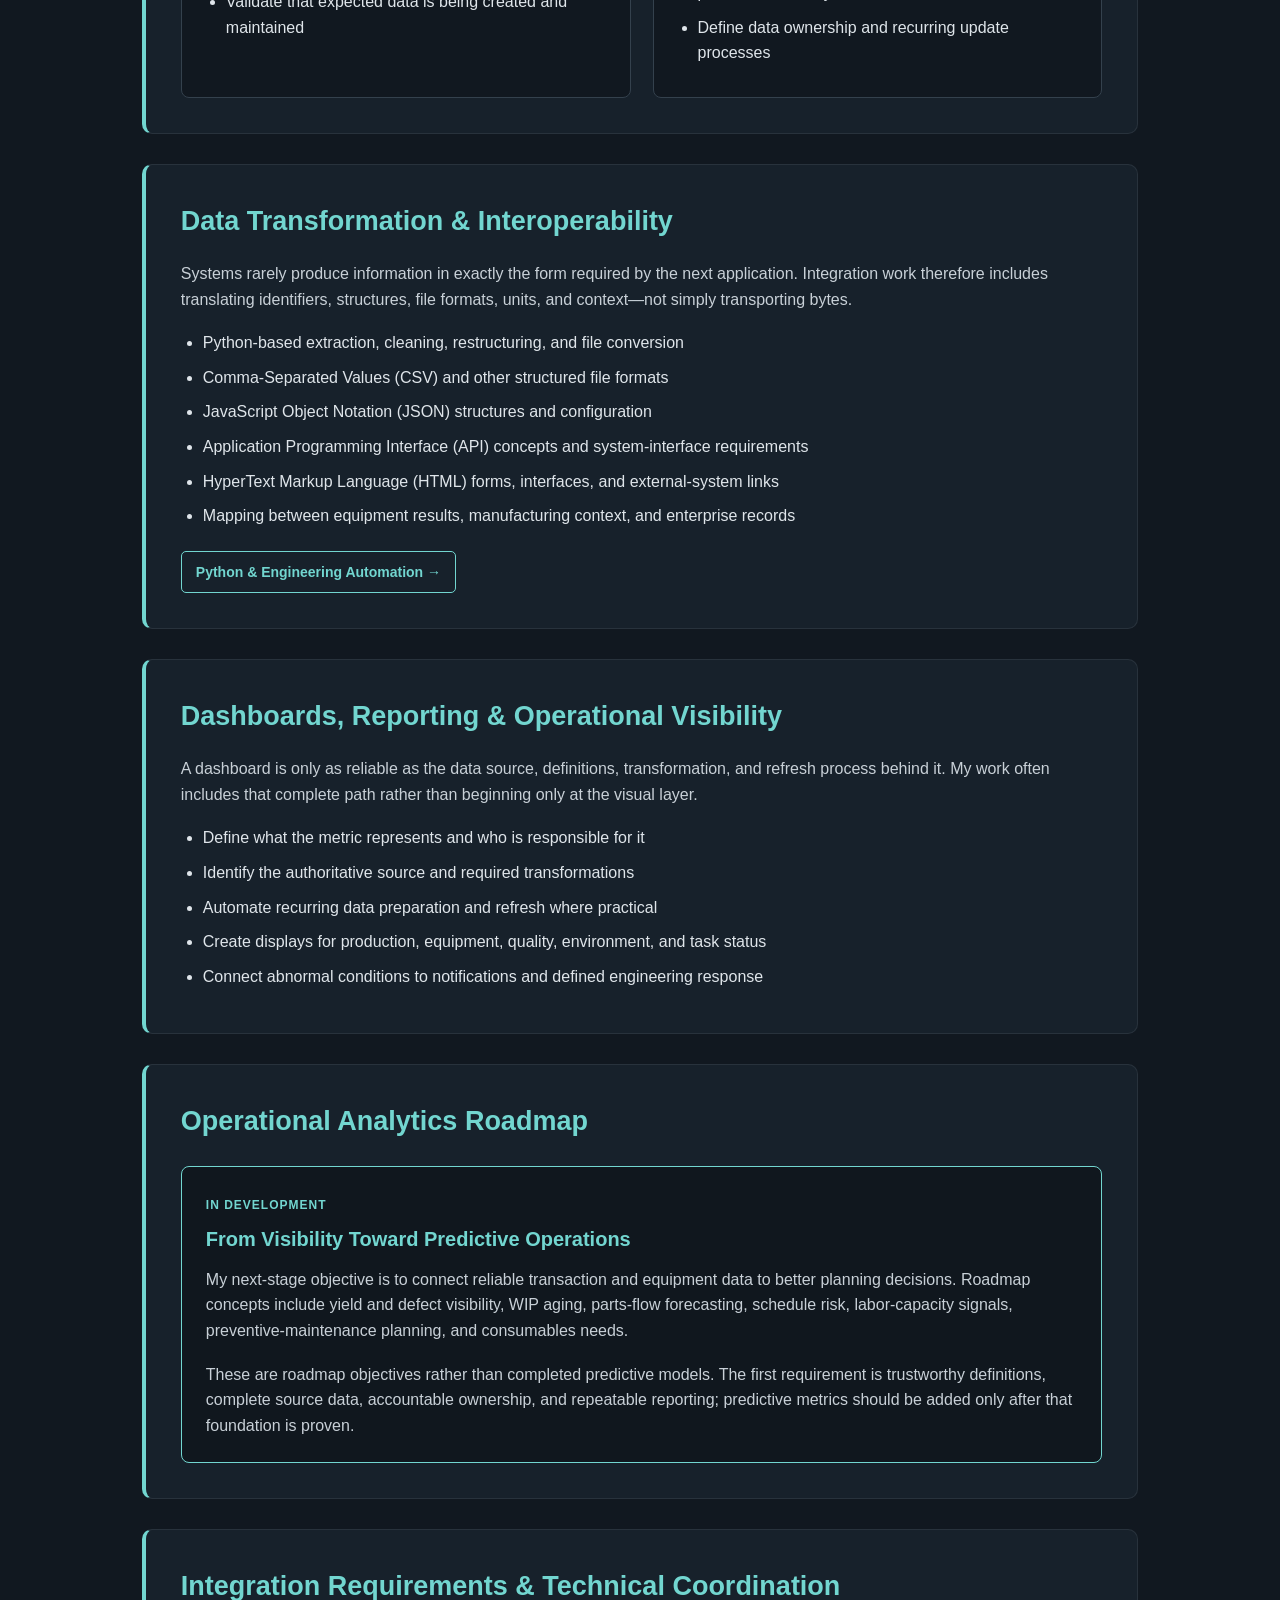
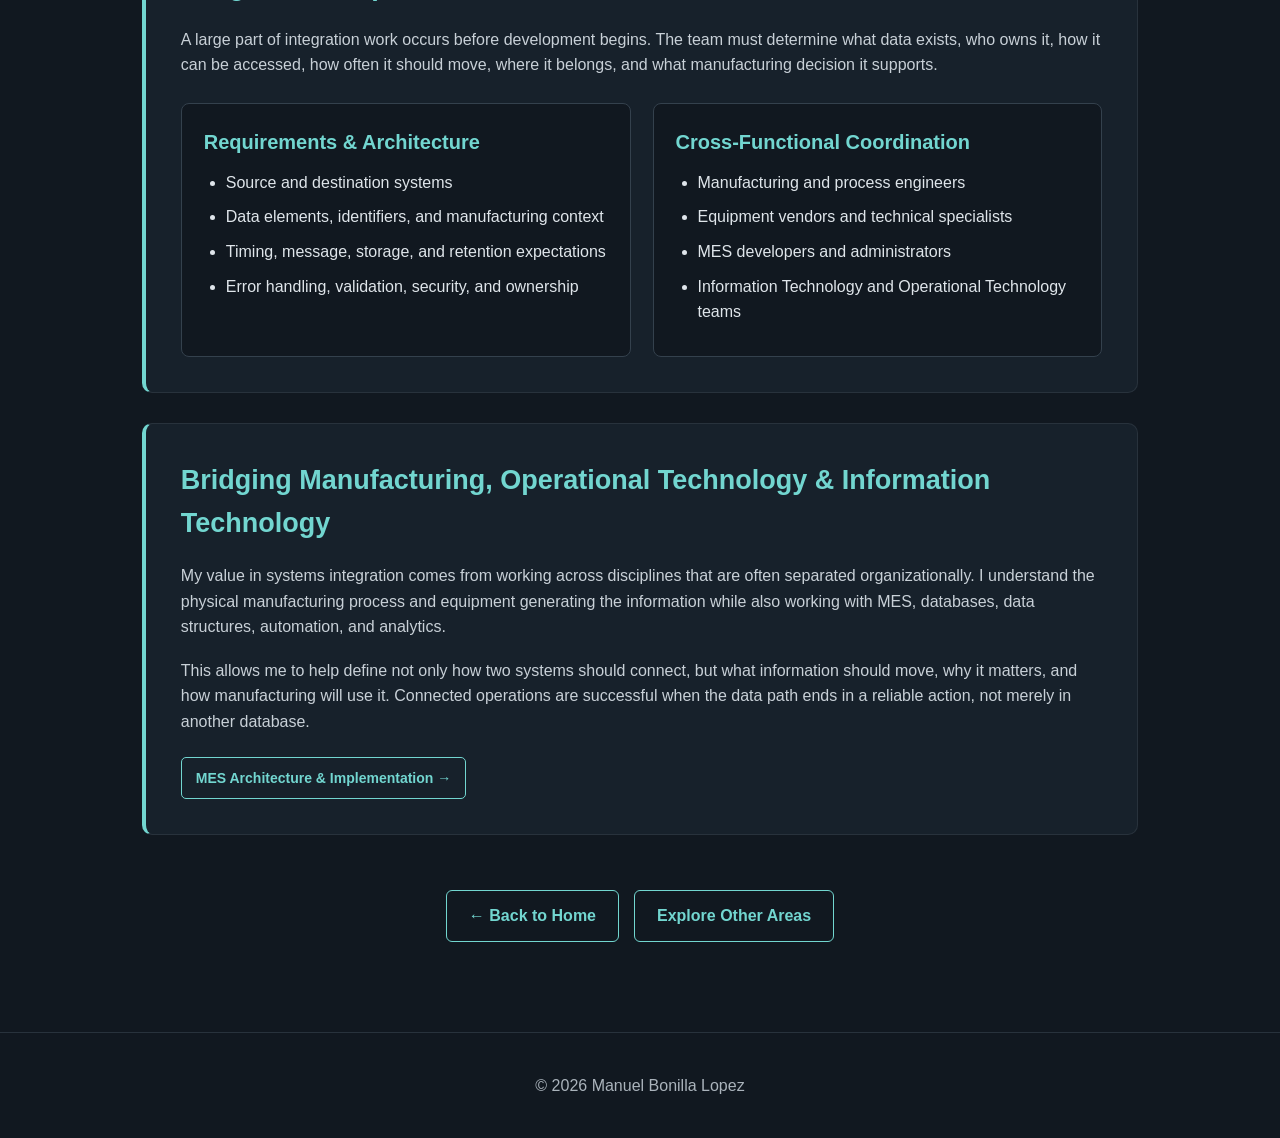
<file: data-systems.html>
<!DOCTYPE html>
<html lang="en">
<head>
  <meta charset="UTF-8">
  <meta name="viewport" content="width=device-width, initial-scale=1.0">

  <title>Manufacturing Data &amp; Systems Integration | Manuel Bonilla Lopez, Ph.D.</title>

  <meta name="description" content="Manufacturing data, reporting, and systems integration across MES APIs, Solumina/iBaseT reporting, equipment connectivity, databases, analytics, automation, and operational decision support.">

  <style>
    * {
      box-sizing: border-box;
      margin: 0;
      padding: 0;
    }

    html {
      scroll-behavior: smooth;
    }

    body {
      font-family: Arial, Helvetica, sans-serif;
      background: #111820;
      color: white;
      line-height: 1.6;
    }

    .sticky-shell {
      position: sticky;
      top: 0;
      z-index: 1000;
      background: #111820;
    }

    header {
      display: flex;
      justify-content: space-between;
      align-items: center;
      padding: 22px 7%;
      background: #111820;
      border-bottom: 1px solid #28323c;
    }

    .name {
      font-size: 22px;
      font-weight: bold;
      white-space: nowrap;
    }

    nav {
      display: flex;
      align-items: center;
      gap: 28px;
    }

    nav a {
      color: white;
      text-decoration: none;
      font-size: 15px;
      transition: color .2s ease;
    }

    nav a:hover,
    nav a:focus-visible {
      color: #72d6d0;
    }

    .page-bar {
      background: #151f28;
      color: #72d6d0;
      text-align: center;
      font-size: 13px;
      font-weight: bold;
      letter-spacing: 1.8px;
      text-transform: uppercase;
      padding: 8px 20px;
      border-bottom: 1px solid #28323c;
    }

    .hero {
      max-width: 1200px;
      margin: auto;
      padding: 55px 6% 50px;
    }

    .hero h1 {
      font-size: 46px;
      line-height: 1.15;
      text-align: center;
      max-width: 1000px;
      margin: 0 auto 42px;
    }

    .hero-grid {
      display: flex;
      flex-direction: column;
      gap: 30px;
    }

    .hero-text {
      max-width: 1000px;
      margin: 0 auto;
    }

    .hero-text p {
      font-size: 18px;
      line-height: 1.7;
      color: #c8d0d7;
      margin-bottom: 22px;
    }

    .hero-summary {
      color: #e4eaee;
      font-size: 17px;
      line-height: 1.7;
    }

    .hero-image {
      display: flex;
      align-items: center;
      justify-content: center;
      width: 100%;
      cursor: zoom-in;
    }

    .hero-image img {
      width: 100%;
      height: auto;
      object-fit: contain;
      display: block;
      background: white;
      border-radius: 10px;
      border: 1px solid #34414d;
    }

    main {
      max-width: 1150px;
      margin: auto;
      padding: 0 6% 80px;
    }

    .capability-grid {
      display: grid;
      grid-template-columns: repeat(3, 1fr);
      gap: 20px;
      margin-bottom: 30px;
    }

    .capability {
      background: #17212b;
      border: 1px solid #28323c;
      border-top: 3px solid #72d6d0;
      border-radius: 10px;
      padding: 28px;
    }

    .capability h2 {
      color: #72d6d0;
      margin-bottom: 12px;
      font-size: 20px;
      line-height: 1.35;
    }

    .capability p {
      color: #c8d0d7;
      font-size: 15px;
    }

    .section {
      background: #17212b;
      border: 1px solid #28323c;
      border-left: 4px solid #72d6d0;
      border-radius: 10px;
      padding: 35px;
      margin-bottom: 30px;
    }

    .section h2 {
      color: #72d6d0;
      font-size: 27px;
      margin-bottom: 18px;
    }

    .section h3 {
      color: white;
      font-size: 20px;
      margin-top: 24px;
      margin-bottom: 12px;
    }

    .section p {
      color: #c8d0d7;
      margin-bottom: 18px;
    }

    .section ul {
      padding-left: 22px;
    }

    .section li {
      margin-bottom: 9px;
      color: #dfe5ea;
    }

    .card-grid {
      display: grid;
      grid-template-columns: repeat(2, 1fr);
      gap: 22px;
      margin-top: 25px;
    }

    .detail-card {
      background: #111820;
      border: 1px solid #34414d;
      border-radius: 8px;
      padding: 22px;
    }

    .detail-card h3 {
      color: #72d6d0;
      margin: 0 0 12px;
      font-size: 20px;
    }

    .detail-card p {
      font-size: 15px;
      margin-bottom: 0;
    }

    .detail-card ul {
      margin-top: 10px;
    }

    .architecture-grid {
      display: grid;
      grid-template-columns: repeat(5, 1fr);
      gap: 14px;
      margin-top: 24px;
    }

    .architecture-step {
      background: #111820;
      border: 1px solid #34414d;
      border-radius: 8px;
      padding: 20px;
    }

    .step-label,
    .status-label {
      display: inline-block;
      color: #72d6d0;
      font-size: 12px;
      font-weight: bold;
      letter-spacing: 1px;
      text-transform: uppercase;
      margin-bottom: 8px;
    }

    .architecture-step h3 {
      font-size: 17px;
      margin: 0 0 10px;
    }

    .architecture-step p {
      font-size: 14px;
      margin-bottom: 0;
    }

    .current-work {
      background: #10171e;
      border: 1px solid #72d6d0;
      border-radius: 8px;
      padding: 24px;
      margin-top: 22px;
    }

    .current-work h3 {
      color: #72d6d0;
      margin: 0 0 12px;
    }

    .current-work p:last-child {
      margin-bottom: 0;
    }

    .related-links {
      display: flex;
      flex-wrap: wrap;
      gap: 12px;
      margin-top: 22px;
    }

    .related-links a {
      display: inline-block;
      border: 1px solid #72d6d0;
      color: #72d6d0;
      padding: 9px 14px;
      border-radius: 5px;
      text-decoration: none;
      font-size: 14px;
      font-weight: bold;
    }

    .related-links a:hover,
    .related-links a:focus-visible {
      background: #72d6d0;
      color: #111820;
    }

    .small {
      font-size: 14px;
      color: #aab3bb;
    }

    .page-navigation {
      display: flex;
      justify-content: center;
      gap: 15px;
      flex-wrap: wrap;
      margin: 55px 0 10px;
    }

    .page-navigation a {
      display: inline-block;
      text-decoration: none;
      color: #72d6d0;
      border: 1px solid #72d6d0;
      border-radius: 6px;
      padding: 12px 22px;
      font-weight: bold;
      transition: all .2s ease;
    }

    .page-navigation a:hover,
    .page-navigation a:focus-visible {
      background: #72d6d0;
      color: #111820;
    }

    footer {
      text-align: center;
      padding: 40px;
      border-top: 1px solid #28323c;
      color: #aab3bb;
    }

    @media (max-width: 1050px) {
      .architecture-grid {
        grid-template-columns: repeat(3, 1fr);
      }
    }

    @media (max-width: 900px) {
      .capability-grid,
      .card-grid {
        grid-template-columns: 1fr;
      }

      .hero h1 {
        font-size: 38px;
      }
    }

    @media (max-width: 700px) {
      header {
        flex-direction: column;
        gap: 15px;
        padding: 16px 5%;
      }

      nav {
        gap: 16px;
        flex-wrap: wrap;
        justify-content: center;
      }

      .name {
        font-size: 20px;
      }

      .page-bar {
        font-size: 11px;
      }

      .hero {
        padding-top: 38px;
      }

      .hero h1 {
        font-size: 32px;
        margin-bottom: 30px;
      }

      .architecture-grid {
        grid-template-columns: 1fr;
      }

      .section {
        padding: 25px;
      }
    }
  </style>
</head>

<body>
  <div class="sticky-shell">
    <header>
      <div class="name">Manuel Bonilla Lopez, Ph.D.</div>

      <nav aria-label="Primary navigation">
        <a href="index.html">Home</a>
        <a href="index.html#projects">Explore Areas</a>
        <a href="Manuel%20Bonilla%20Lopez%20PhD%20Master%20Resume.pdf">Master Resume</a>
        <a href="contact.html">Contact</a>
      </nav>
    </header>

    <div class="page-bar">Manufacturing Data &amp; Systems Integration</div>
  </div>

  <section class="hero">
    <h1>Manufacturing Data, Systems Integration &amp; Connected Operations</h1>

    <div class="hero-grid">
      <div class="hero-text">
        <p>
          Modern manufacturing depends on information moving reliably between
          equipment, Manufacturing Execution Systems (MES), databases,
          engineering tools, reporting platforms, and the people making
          operational decisions.
        </p>

        <div class="hero-summary">
          Alongside my management, IPT, and CAM responsibilities, I continue to work
          directly with manufacturing data and digital systems. I define what the data
          means, investigate how applications expose it, build operational reporting,
          evaluate equipment connectivity, and translate raw information into execution,
          engineering, quality, and program decisions.
        </div>
      </div>

      <a class="hero-image" href="assets/img/data-systems.jpg" target="_blank" rel="noopener" aria-label="Open the manufacturing data and systems integration architecture at full size">
        <img src="assets/img/data-systems.jpg" alt="Manufacturing integration architecture from equipment and gateways through MES databases dashboards alerts and actions">
      </a>
    </div>
  </section>

  <main>
    <div class="capability-grid">
      <section class="capability">
        <h2>Manufacturing Systems</h2>
        <p>Connecting physical processes, equipment, MES, quality requirements, engineering tools, and operational workflows.</p>
      </section>

      <section class="capability">
        <h2>Data Integration</h2>
        <p>Querying, transforming, validating, and moving manufacturing data between systems and applications.</p>
      </section>

      <section class="capability">
        <h2>Operational Visibility</h2>
        <p>Turning connected data into dashboards, reports, alerts, and structured engineering or production response.</p>
      </section>
    </div>

    <section class="section">
      <h2>Connecting the Manufacturing Digital Thread</h2>

      <p>
        My systems-integration work centers on the complete path from a physical
        manufacturing event to an operational decision. That requires understanding
        both the source and the destination: what the equipment or process produces,
        what the manufacturing system needs, how the data should be structured, and
        how the result will be used.
      </p>

      <div class="architecture-grid">
        <div class="architecture-step">
          <span class="step-label">Layer 1</span>
          <h3>Equipment &amp; Sources</h3>
          <p>Machines, instruments, sensors, files, user input, and manufacturing transactions.</p>
        </div>

        <div class="architecture-step">
          <span class="step-label">Layer 2</span>
          <h3>Connectivity</h3>
          <p>Gateways, equipment connectors, middleware, message transport, and access controls.</p>
        </div>

        <div class="architecture-step">
          <span class="step-label">Layer 3</span>
          <h3>Manufacturing Systems</h3>
          <p>MES workflows, product and process context, work instructions, quality, and traceability.</p>
        </div>

        <div class="architecture-step">
          <span class="step-label">Layer 4</span>
          <h3>Data &amp; Transformation</h3>
          <p>Databases, data models, validation, restructuring, calculations, and history.</p>
        </div>

        <div class="architecture-step">
          <span class="step-label">Layer 5</span>
          <h3>Visibility &amp; Action</h3>
          <p>Dashboards, reports, notifications, engineering response, and operational decisions.</p>
        </div>
      </div>
    </section>

    <section class="section">
      <h2>Implemented Systems &amp; Data Workflows</h2>

      <p>
        The examples below represent systems and workflows I have directly
        implemented, administered, developed, or sustained—not only technologies
        I have discussed conceptually.
      </p>

      <div class="card-grid">
        <div class="detail-card">
          <h3>Eyelit MES &amp; Manufacturing Data</h3>
          <p>
            Configured and sustained MES structures covering routes, operations,
            Work in Process (WIP), data collection, users and roles, equipment,
            quality, documents, and reporting for a production organization.
          </p>
        </div>

        <div class="detail-card">
          <h3>Environmental Monitoring Pipeline</h3>
          <p>
            Automated temperature and relative-humidity collection, historical
            data preparation, dashboard reporting, and Microsoft Teams alerts for
            defined abnormal conditions.
          </p>
        </div>

        <div class="detail-card">
          <h3>Dashboards &amp; Operational Reporting</h3>
          <p>
            Developed reporting and visualization workflows using Power BI,
            SharePoint, Microsoft SQL Server, and structured data preparation to support recurring
            engineering and manufacturing decisions.
          </p>
        </div>

        <div class="detail-card">
          <h3>Microsoft Power Platform Workflows</h3>
          <p>
            Used SharePoint, Power Apps, Power Automate, Planner, and Teams to
            support tool-status visibility, recurring schedules, task tracking,
            notifications, and operational coordination.
          </p>
        </div>

      <div class="detail-card">
          <h3>MRP, PLM &amp; Manufacturing Planning</h3>
           <p>
              MRP and PLM experience includes Cincom for purchase orders, work orders, 
             production schedules, and material planning; SAP for manufacturing planning and 
             material activity; and Agile PLM and PTC Windchill for controlled product data, manufacturing information,
             and engineering drawings
          </p>
      </div>

      <div class="detail-card">
          <h3>AI-Assisted &amp; Low-Code Automation</h3>

          <p>
              Use Microsoft Copilot to assist development of Power Automate
              notifications, MES report scripts, Excel macros that process raw
              manufacturing data, and quality-form and reporting workflows.
        </p>
      </div>       
        
      </div>
    </section>

    <section class="section">
      <h2>Equipment &amp; Machine Integration</h2>

      <p>
        Manufacturing equipment frequently produces valuable process, inspection,
        status, and quality data that is not automatically available to MES or
        enterprise applications. A useful connection begins by understanding the
        equipment and the manufacturing purpose—not by selecting a protocol first.
      </p>

      <ul>
        <li>Determine what information the equipment can produce and how it can be accessed</li>
        <li>Define which measurements, status events, images, files, or results are operationally useful</li>
        <li>Establish the required manufacturing context, identifiers, and data ownership</li>
        <li>Evaluate direct interfaces, gateways, equipment connectors, or middleware</li>
        <li>Define expected behavior for failures, retries, validation, storage, and traceability</li>
        <li>Coordinate requirements among equipment vendors, manufacturing, Information Technology, and MES teams</li>
      </ul>
    </section>

    <section class="section">
      <h2>Solumina/iBaseT Reporting & Integration</h2>

      <div class="current-work">
        <span class="status-label">Current Technical Ownership</span>
        <h3>Manufacturing Reporting Portfolio</h3>

        <p>
          Own development and remediation of a 17-report pilot backlog for the
          segment digital-transformation team. Two reports existed when I entered the
          effort and both still required correction. The 17-report figure represents
          the current pilot scope—not a claim that all reports are complete—and the
          portfolio is expected to expand as the program moves beyond the pilot.
        </p>

        <div class="card-grid">
          <div class="detail-card">
            <h3>Development &amp; Tooling</h3>
            <ul>
              <li>jsreport, HTML, and Handlebars report templates</li>
              <li>JSON data returned through Solumina API requests</li>
              <li>Browser developer tools for requests, payloads, responses, and system behavior</li>
              <li>Tables, date and numerical formatting, pagination, and report layout</li>
              <li>Printing, PDF, shared-link, filtering, sorting, and export investigation</li>
            </ul>
          </div>

          <div class="detail-card">
            <h3>Manufacturing Data Validation</h3>
            <ul>
              <li>Translate operational questions into requirements and data mappings</li>
              <li>Reconcile order status, unit status, operation completion, and completed quantity</li>
              <li>Investigate missing fields, pagination, record inclusion, and calculation behavior</li>
              <li>Compare existing Solumina and Fusion reporting patterns where useful</li>
              <li>Determine whether available data actually supports the requested metric</li>
            </ul>
          </div>
        </div>

        <p>
          An early Active WIP Aging implementation executed in approximately four to
          eight seconds in the observed test environment. One documented run retrieved
          252 orders and displayed 183 active records in roughly eight seconds.
        </p>
      </div>

      <div class="current-work">
        <span class="status-label">Current Program Contribution</span>
        <h3>Automated Optical Inspection Data &amp; Equipment Connectivity</h3>

        <p>
          One integration use case involves a Koh Young Automated Optical Inspection (AOI)
          system and the path required to make inspection information available to the
          broader manufacturing architecture. My contribution focuses on manufacturing
          requirements, vendor questions, data needs, interface behavior, and technical
          coordination.
        </p>

        <p>
          Technologies being evaluated include IPC Connected Factory Exchange
          (IPC-CFX), Advanced Message Queuing Protocol (AMQP), Ignition, and enterprise
          middleware as possible alternatives or complements to existing integration methods.
        </p>
      </div>

      <p class="small">
        Reporting development, field mapping, quantity validation, and equipment
        integration remain ongoing. These items are not presented as completed segment
        deployments, finished integrations, or solutions designed solely by me.
      </p>
    </section>

    <section class="section">
      <h2>Databases &amp; Manufacturing Data Models</h2>

      <p>
        In prior and continuing manufacturing-systems work outside the current Solumina
        report-development method, I use database access to understand what is happening
        behind an application rather than relying only on what the user interface exposes.
        Microsoft SQL Server and Structured Query Language (SQL) are practical tools for
        investigating data, validating behavior, and supporting reporting.
      </p>

      <div class="card-grid">
        <div class="detail-card">
          <h3>Application &amp; MES Investigation</h3>
          <ul>
            <li>Locate relevant tables, fields, identifiers, and relationships</li>
            <li>Trace manufacturing transactions into stored records</li>
            <li>Investigate system behavior and reporting discrepancies</li>
            <li>Validate that expected data is being created and maintained</li>
          </ul>
        </div>

        <div class="detail-card">
          <h3>Reporting &amp; Operational Data</h3>
          <ul>
            <li>Create structured datasets for dashboards and reports</li>
            <li>Combine manufacturing, equipment, quality, and status information</li>
            <li>Support defect, tool, WIP, maintenance, and production visibility</li>
            <li>Define data ownership and recurring update processes</li>
          </ul>
        </div>
      </div>
    </section>

    <section class="section">
      <h2>Data Transformation &amp; Interoperability</h2>

      <p>
        Systems rarely produce information in exactly the form required by the next
        application. Integration work therefore includes translating identifiers,
        structures, file formats, units, and context—not simply transporting bytes.
      </p>

      <ul>
        <li>Python-based extraction, cleaning, restructuring, and file conversion</li>
        <li>Comma-Separated Values (CSV) and other structured file formats</li>
        <li>JavaScript Object Notation (JSON) structures and configuration</li>
        <li>Application Programming Interface (API) concepts and system-interface requirements</li>
        <li>HyperText Markup Language (HTML) forms, interfaces, and external-system links</li>
        <li>Mapping between equipment results, manufacturing context, and enterprise records</li>
      </ul>

      <div class="related-links">
        <a href="python.html">Python &amp; Engineering Automation →</a>
      </div>
    </section>

    <section class="section">
      <h2>Dashboards, Reporting &amp; Operational Visibility</h2>

      <p>
        A dashboard is only as reliable as the data source, definitions, transformation,
        and refresh process behind it. My work often includes that complete path rather
        than beginning only at the visual layer.
      </p>

      <ul>
        <li>Define what the metric represents and who is responsible for it</li>
        <li>Identify the authoritative source and required transformations</li>
        <li>Automate recurring data preparation and refresh where practical</li>
        <li>Create displays for production, equipment, quality, environment, and task status</li>
        <li>Connect abnormal conditions to notifications and defined engineering response</li>
      </ul>
    </section>

    <section class="section">
      <h2>Operational Analytics Roadmap</h2>

      <div class="current-work">
        <span class="status-label">In Development</span>
        <h3>From Visibility Toward Predictive Operations</h3>

        <p>
          My next-stage objective is to connect reliable transaction and equipment data
          to better planning decisions. Roadmap concepts include yield
          and defect visibility, WIP aging, parts-flow forecasting, schedule risk,
          labor-capacity signals, preventive-maintenance planning, and consumables needs.
        </p>

        <p>
          These are roadmap objectives rather than completed predictive models. The first
          requirement is trustworthy definitions, complete source data, accountable
          ownership, and repeatable reporting; predictive metrics should be added only
          after that foundation is proven.
        </p>
      </div>
    </section>

    <section class="section">
      <h2>Integration Requirements &amp; Technical Coordination</h2>

      <p>
        A large part of integration work occurs before development begins. The team
        must determine what data exists, who owns it, how it can be accessed, how often
        it should move, where it belongs, and what manufacturing decision it supports.
      </p>

      <div class="card-grid">
        <div class="detail-card">
          <h3>Requirements &amp; Architecture</h3>
          <ul>
            <li>Source and destination systems</li>
            <li>Data elements, identifiers, and manufacturing context</li>
            <li>Timing, message, storage, and retention expectations</li>
            <li>Error handling, validation, security, and ownership</li>
          </ul>
        </div>

        <div class="detail-card">
          <h3>Cross-Functional Coordination</h3>
          <ul>
            <li>Manufacturing and process engineers</li>
            <li>Equipment vendors and technical specialists</li>
            <li>MES developers and administrators</li>
            <li>Information Technology and Operational Technology teams</li>
          </ul>
        </div>
      </div>
    </section>

    <section class="section">
      <h2>Bridging Manufacturing, Operational Technology &amp; Information Technology</h2>

      <p>
        My value in systems integration comes from working across disciplines that
        are often separated organizationally. I understand the physical manufacturing
        process and equipment generating the information while also working with MES,
        databases, data structures, automation, and analytics.
      </p>

      <p>
        This allows me to help define not only how two systems should connect, but
        what information should move, why it matters, and how manufacturing will use it.
        Connected operations are successful when the data path ends in a reliable action,
        not merely in another database.
      </p>


      <div class="related-links">
        <a href="mes.html">MES Architecture &amp; Implementation →</a>
      </div>
    </section>

    <div class="page-navigation">
      <a href="index.html">← Back to Home</a>
      <a href="index.html#projects">Explore Other Areas</a>
    </div>
  </main>

  <footer>
    © <span id="year">2026</span> Manuel Bonilla Lopez
  </footer>

  <script>
    document.getElementById("year").textContent = new Date().getFullYear();
  </script>
</body>
</html>
</file>
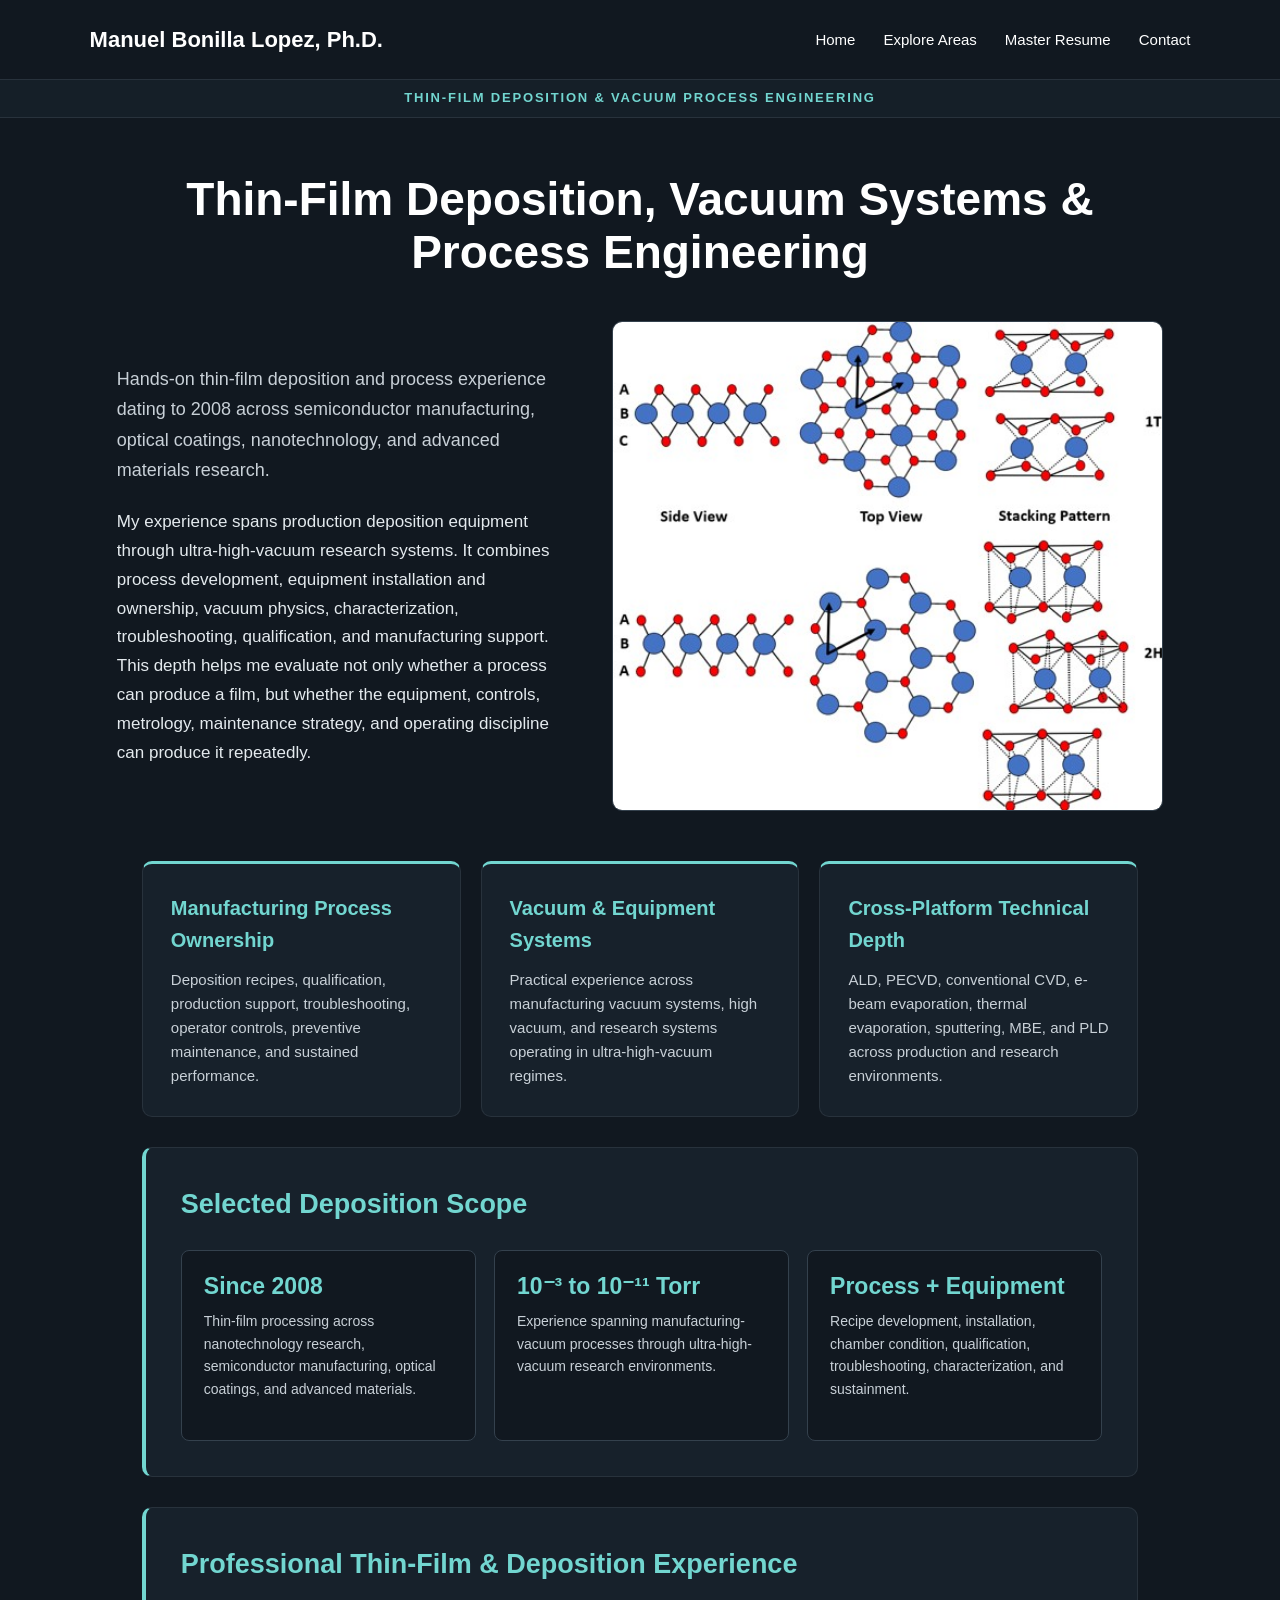
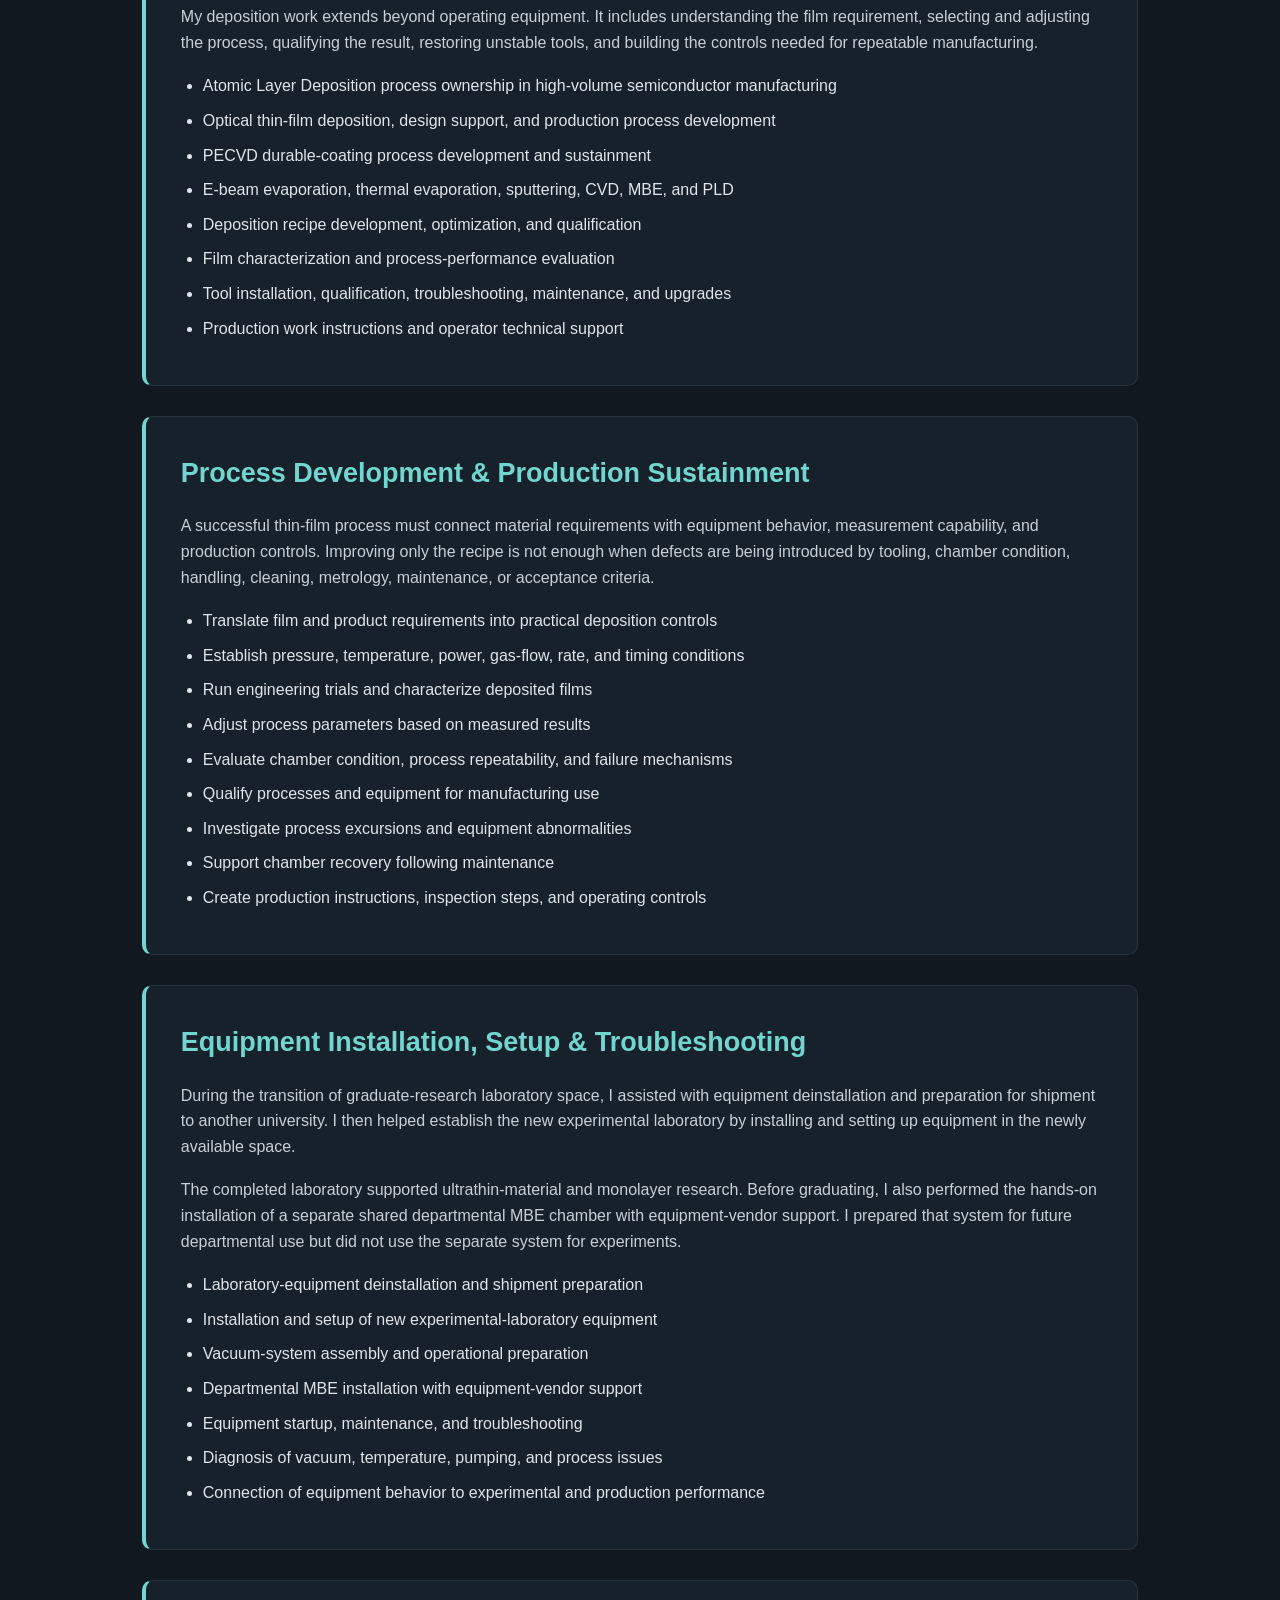
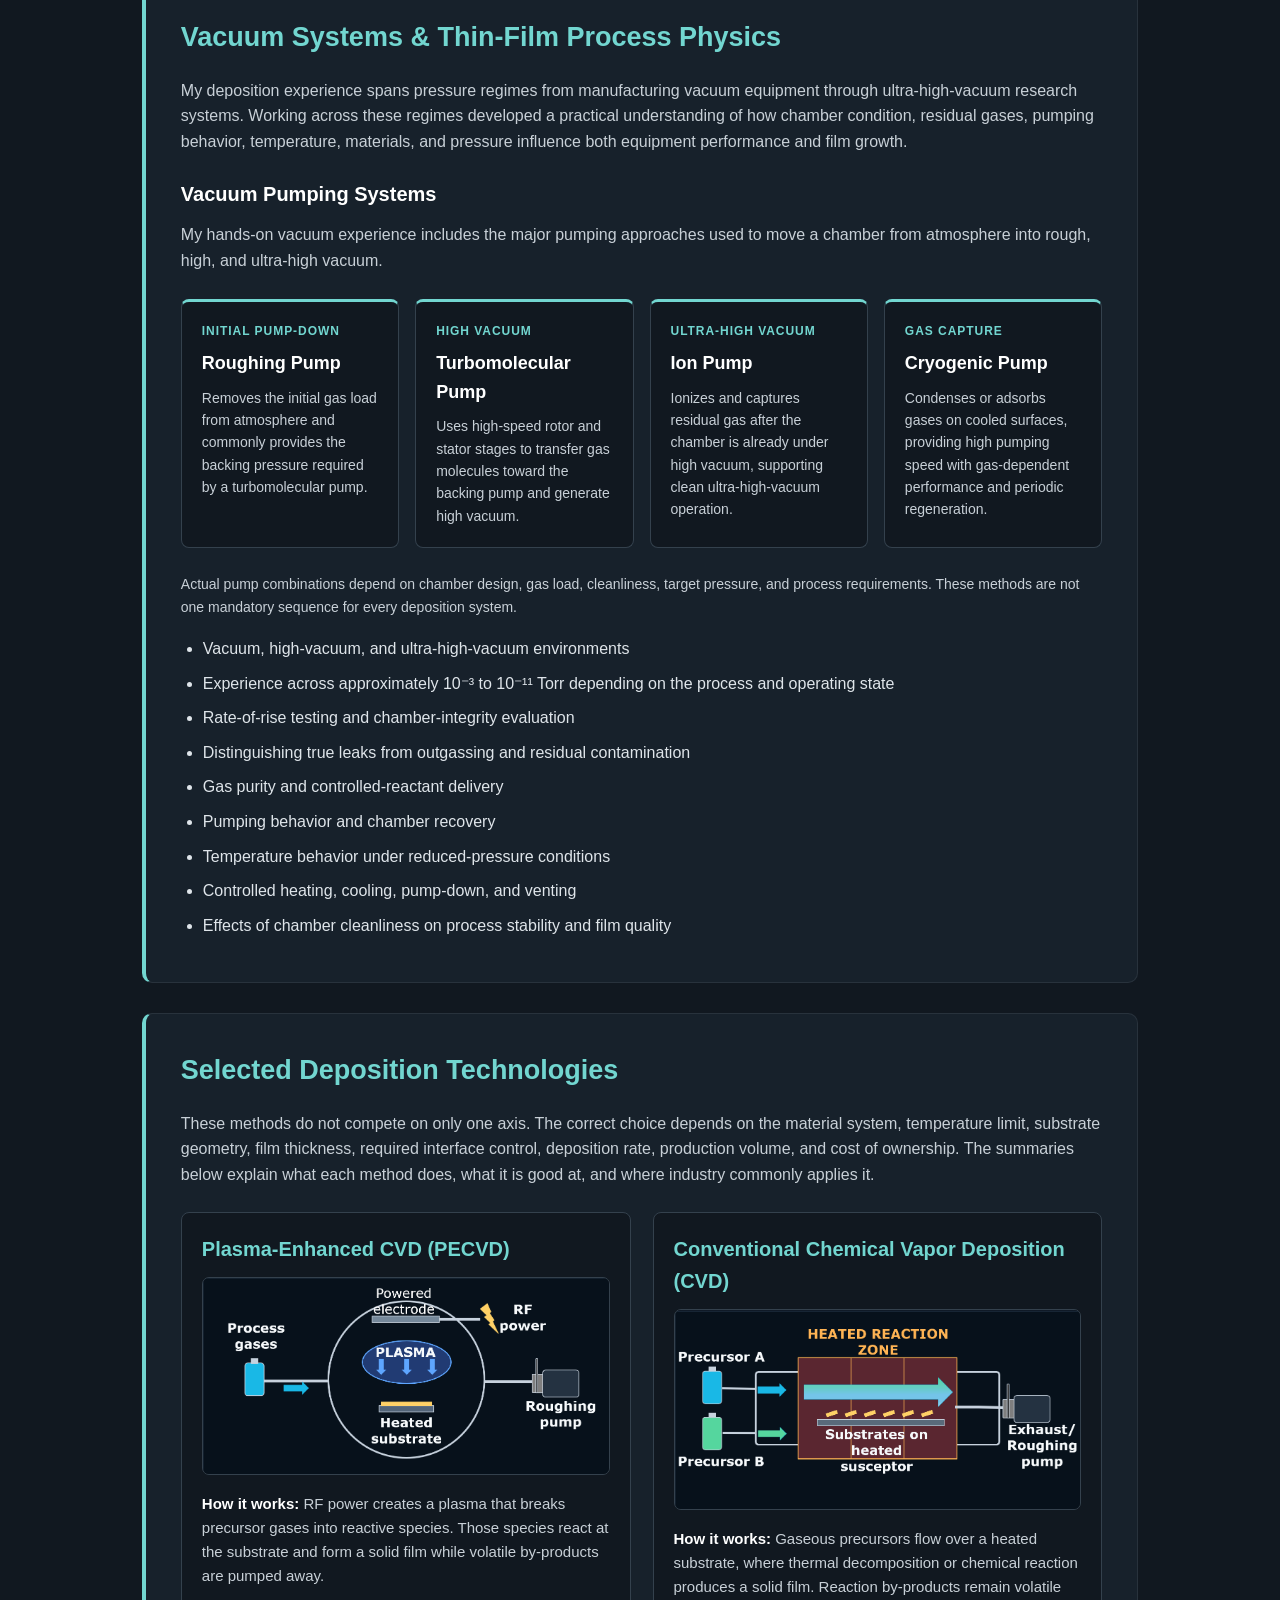
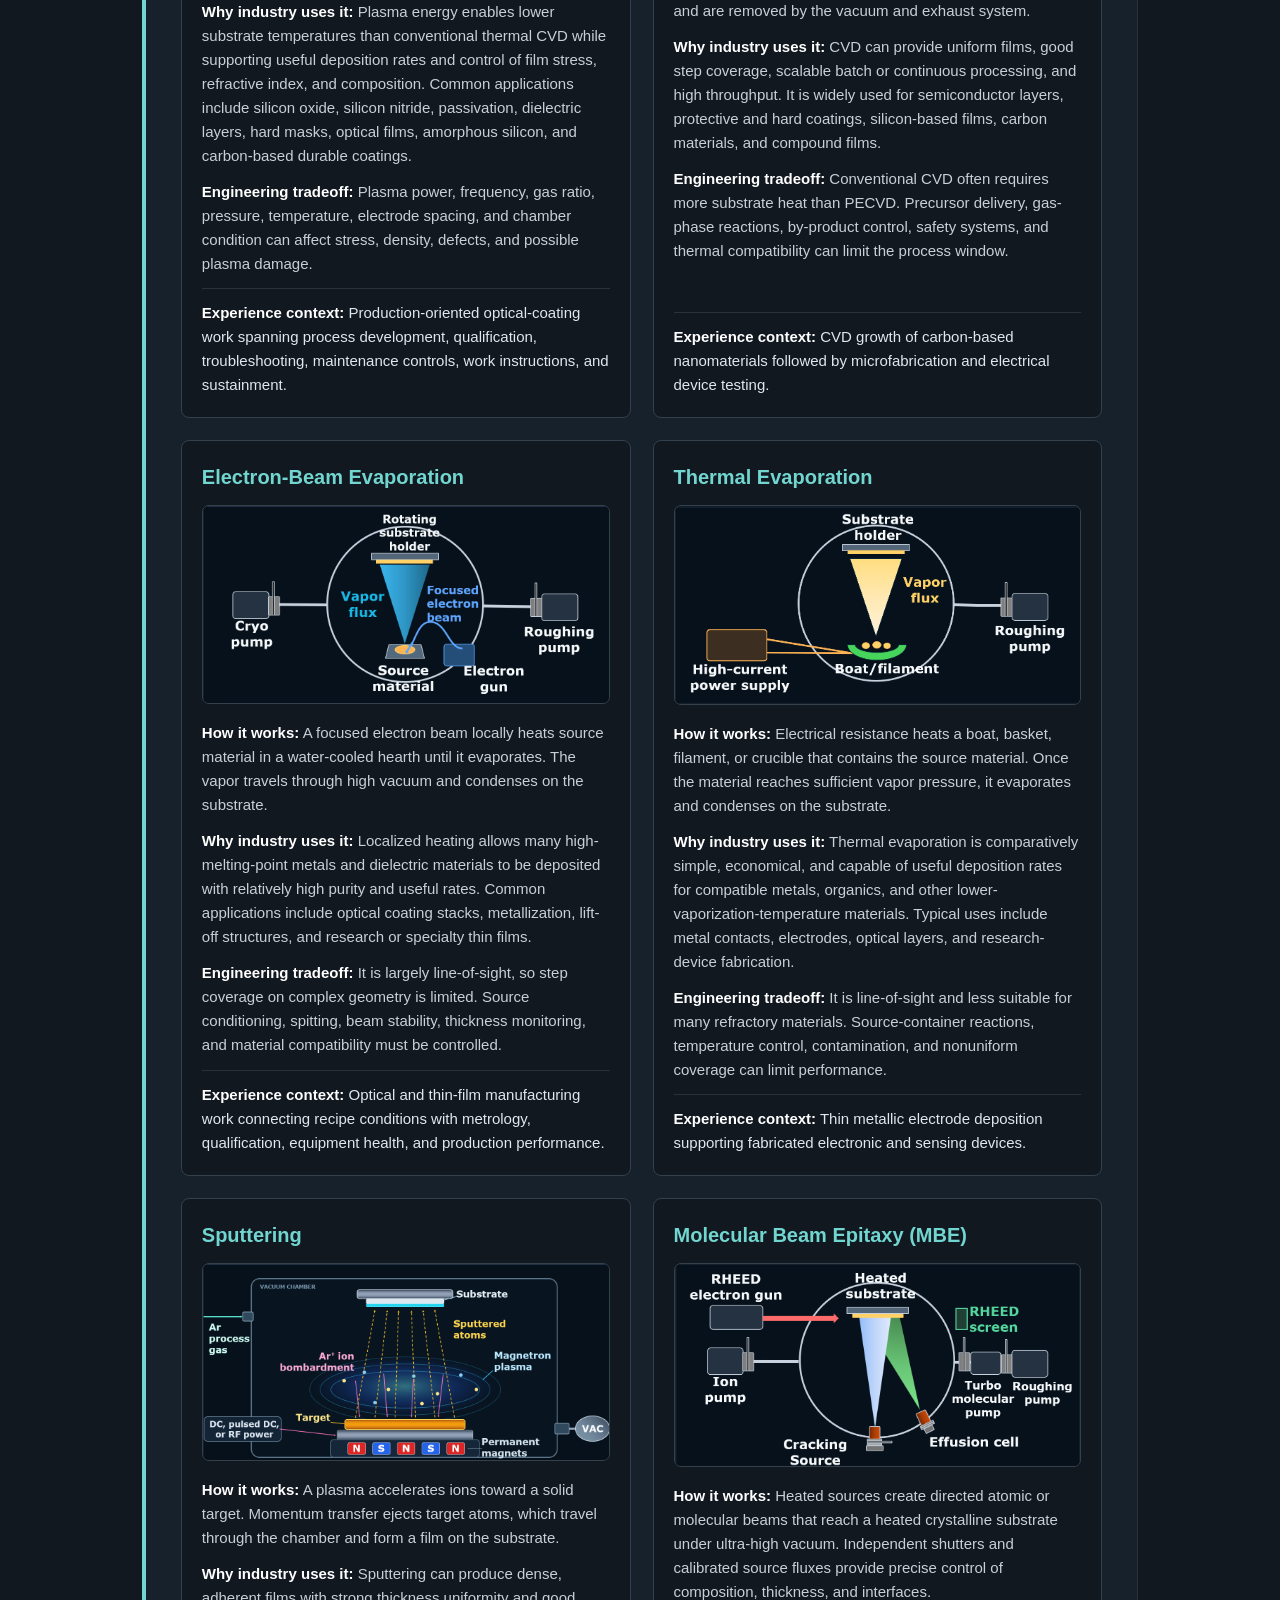
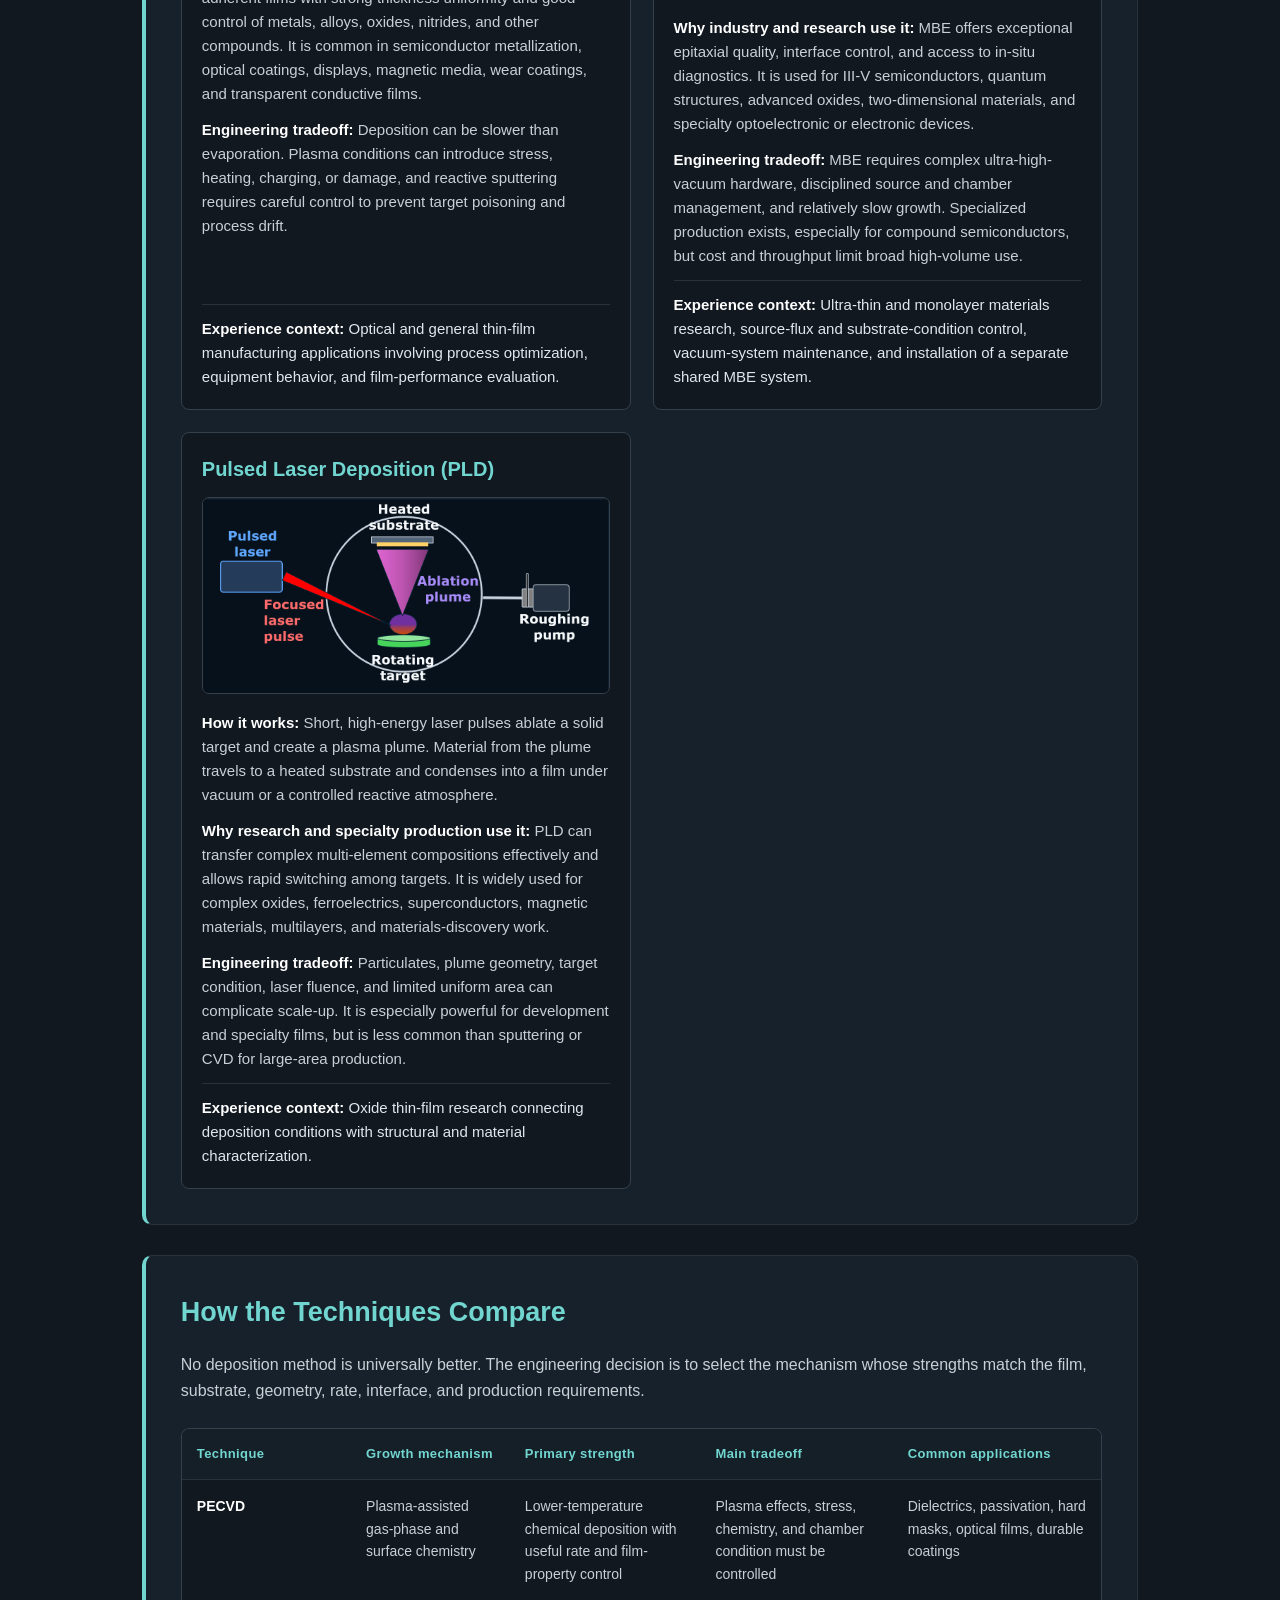
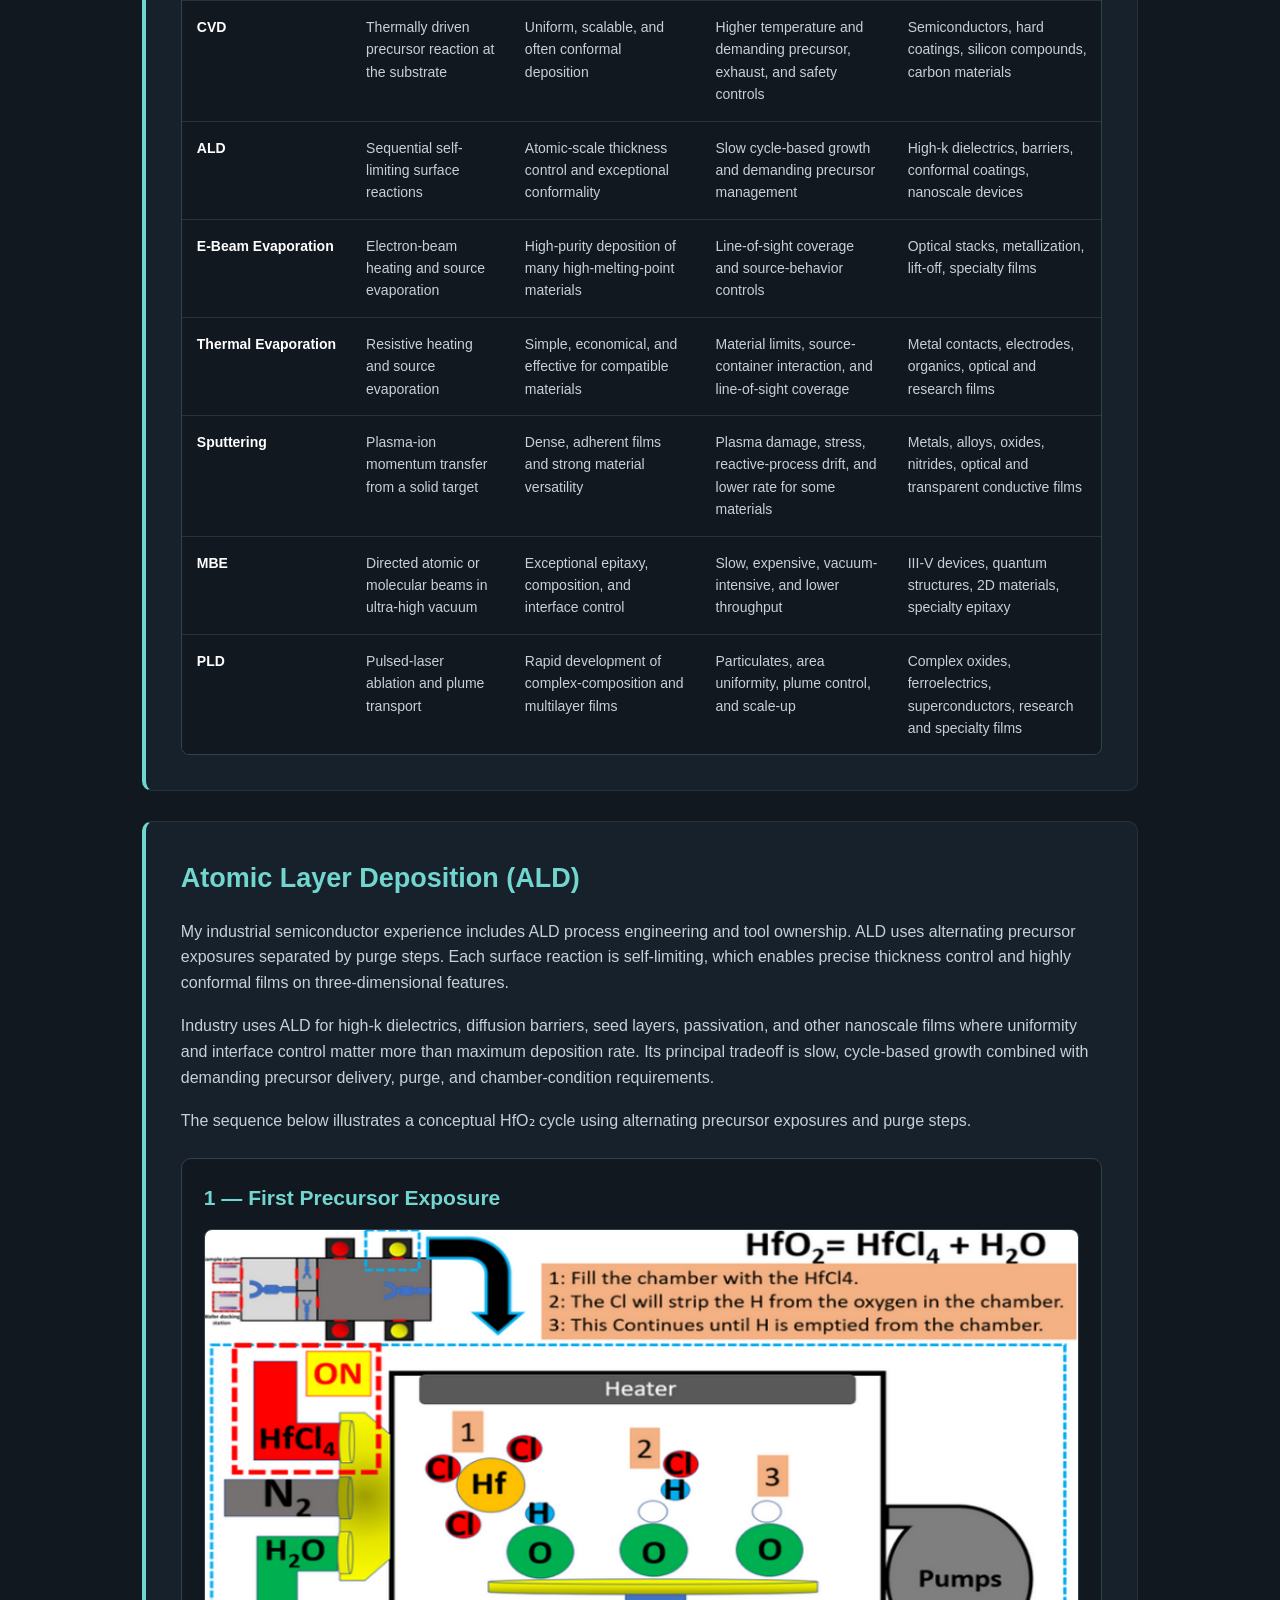
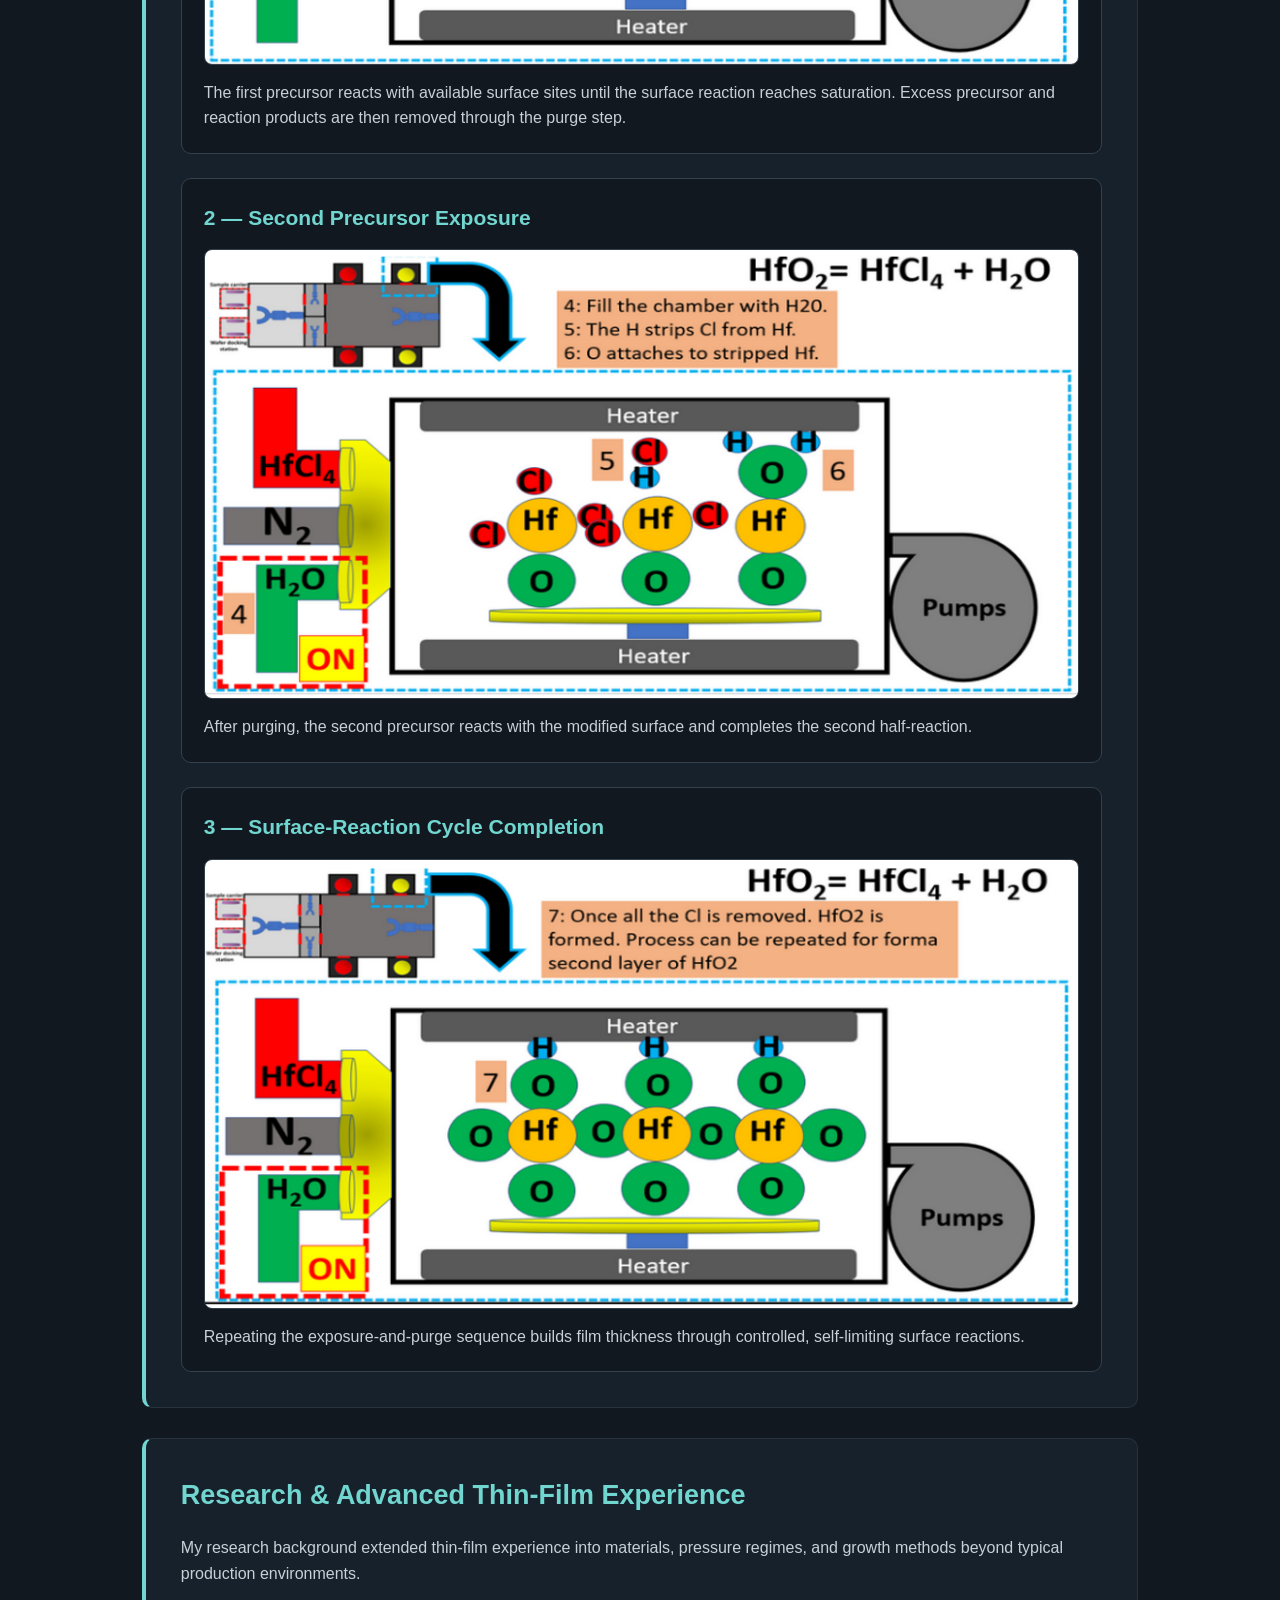
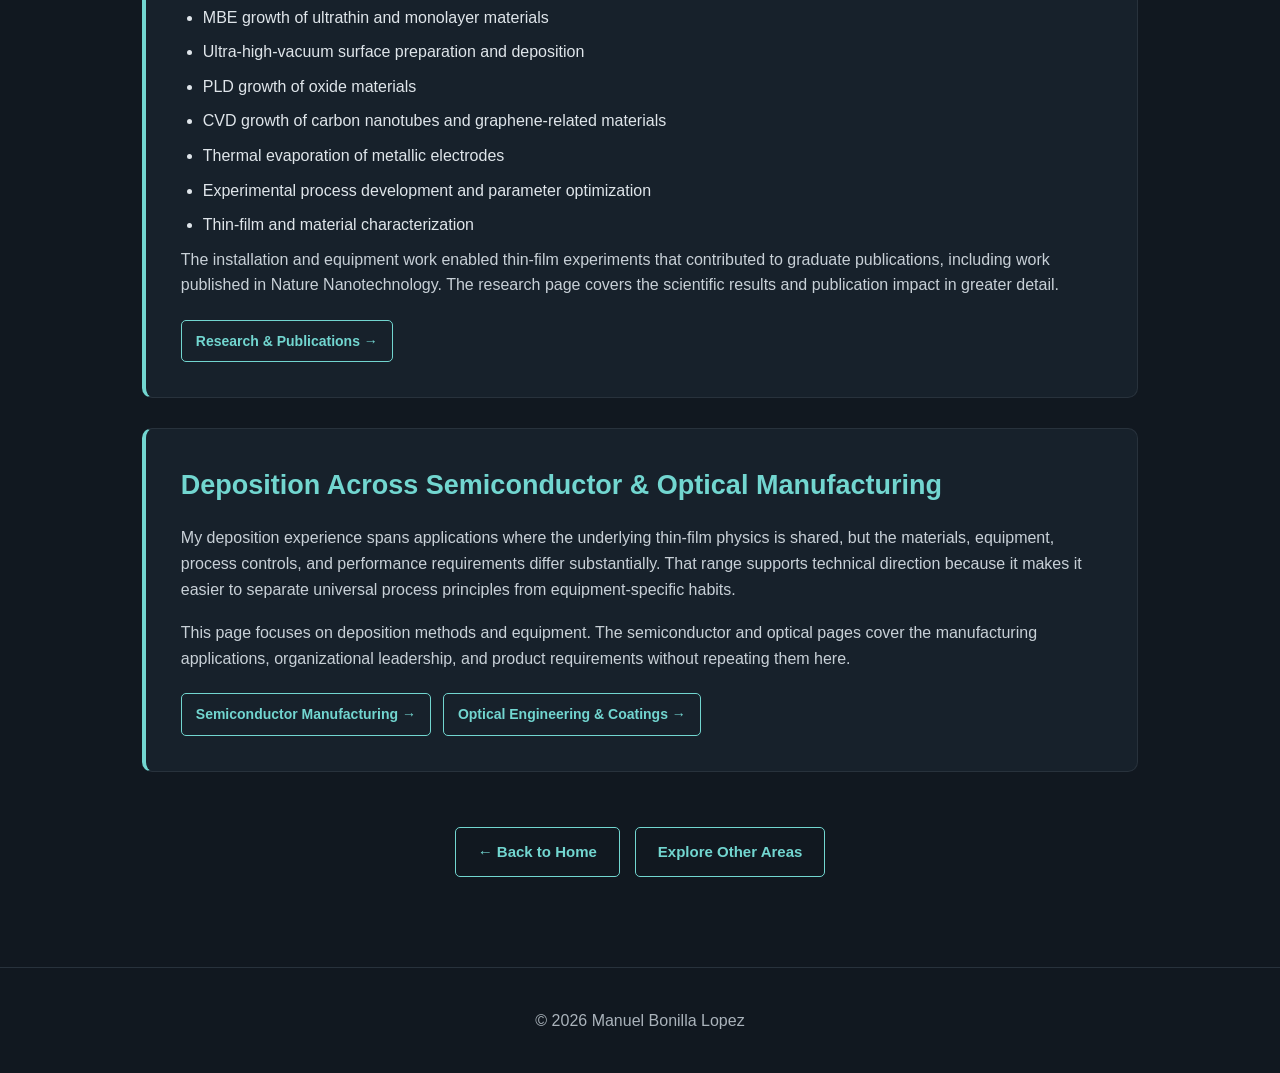
<file: deposition.html>
<!doctype html>
<html lang="en">

<head>
  <!-- Google tag (gtag.js) -->
  <script async src="https://www.googletagmanager.com/gtag/js?id=G-2E1W9HQ8JG"></script>
  <script>
    window.dataLayer = window.dataLayer || [];
    function gtag() { dataLayer.push(arguments); }
    gtag('js', new Date());
    gtag('config', 'G-2E1W9HQ8JG');
  </script>

  <meta charset="utf-8">
  <meta name="viewport" content="width=device-width, initial-scale=1.0">

  <title>Thin-Film Deposition &amp; Vacuum Process Engineering | Manuel Bonilla Lopez, Ph.D.</title>

  <meta
    name="description"
    content="Thin-film deposition, vacuum systems, process engineering, equipment installation and ownership, ALD, PECVD, e-beam evaporation, thermal evaporation, sputtering, MBE, PLD, and CVD experience."
  >

  <style>
    :root {
      --page: #111820;
      --panel: #17212b;
      --panel-dark: #0c141d;
      --line: #34414d;
      --line-soft: #28323c;
      --accent: #72d6d0;
      --text: #ffffff;
      --muted: #c8d0d7;
      --muted-light: #dfe5ea;
      --muted-dark: #aab3bb;
    }

    * {
      box-sizing: border-box;
      margin: 0;
      padding: 0;
    }

    html {
      scroll-behavior: smooth;
    }

    body {
      font-family: Arial, Helvetica, sans-serif;
      background: var(--page);
      color: var(--text);
      line-height: 1.6;
    }

    .sticky-shell {
      position: sticky;
      top: 0;
      z-index: 1000;
      background: var(--page);
    }

    header {
      display: flex;
      justify-content: space-between;
      align-items: center;
      padding: 22px 7%;
      background: var(--page);
      border-bottom: 1px solid var(--line-soft);
    }

    .name {
      font-size: 22px;
      font-weight: bold;
      white-space: nowrap;
    }

    nav {
      display: flex;
      align-items: center;
      gap: 28px;
    }

    nav a {
      color: var(--text);
      text-decoration: none;
      font-size: 15px;
      transition: color .2s ease;
    }

    nav a:hover,
    nav a:focus-visible {
      color: var(--accent);
    }

    .page-bar {
      background: #151f28;
      color: var(--accent);
      text-align: center;
      font-size: 13px;
      font-weight: bold;
      letter-spacing: 1.8px;
      text-transform: uppercase;
      padding: 8px 20px;
      border-bottom: 1px solid var(--line-soft);
    }

    .hero {
      max-width: 1200px;
      margin: auto;
      padding: 55px 6% 50px;
    }

    .hero h1 {
      font-size: 46px;
      line-height: 1.15;
      text-align: center;
      max-width: 950px;
      margin: 0 auto 42px;
    }

    .hero-grid {
      display: grid;
      grid-template-columns: .9fr 1.1fr;
      gap: 45px;
      align-items: center;
    }

    .hero-text p {
      font-size: 18px;
      line-height: 1.7;
      color: var(--muted);
      margin-bottom: 22px;
    }

    .hero-summary {
      color: #e4eaee;
      font-size: 17px;
      line-height: 1.7;
    }

    .hero-image {
      display: flex;
      align-items: center;
      justify-content: center;
      overflow: hidden;
      background: var(--panel-dark);
      border: 1px solid var(--line);
      border-radius: 10px;
    }

    .hero-image img {
      display: block;
      width: 100%;
      height: auto;
      margin: 0;
      padding: 0;
    }

    main {
      max-width: 1150px;
      margin: auto;
      padding: 0 6% 80px;
    }

    .capability-grid {
      display: grid;
      grid-template-columns: repeat(3, 1fr);
      gap: 20px;
      margin-bottom: 30px;
    }

    .capability {
      background: var(--panel);
      border: 1px solid var(--line-soft);
      border-top: 3px solid var(--accent);
      border-radius: 10px;
      padding: 28px;
    }

    .capability h3 {
      color: var(--accent);
      margin-bottom: 12px;
      font-size: 20px;
    }

    .capability p {
      color: var(--muted);
      font-size: 15px;
    }

    .impact-grid {
      display: grid;
      grid-template-columns: repeat(3, 1fr);
      gap: 18px;
      margin-top: 24px;
    }

    .impact-card {
      background: var(--page);
      border: 1px solid var(--line);
      border-radius: 8px;
      padding: 22px;
    }

    .impact-value {
      display: block;
      color: var(--accent);
      font-size: 23px;
      font-weight: bold;
      line-height: 1.2;
      margin-bottom: 10px;
    }

    .impact-card p {
      font-size: 14px;
      margin-bottom: 0;
    }

    .section {
      background: var(--panel);
      border: 1px solid var(--line-soft);
      border-left: 4px solid var(--accent);
      border-radius: 10px;
      padding: 35px;
      margin-bottom: 30px;
    }

    .section h2 {
      color: var(--accent);
      font-size: 27px;
      margin-bottom: 18px;
    }

    .section h3 {
      color: var(--text);
      font-size: 20px;
      margin-top: 24px;
      margin-bottom: 12px;
    }

    .section p {
      color: var(--muted);
      margin-bottom: 18px;
    }

    .section ul {
      padding-left: 22px;
    }

    .section li {
      margin-bottom: 9px;
      color: var(--muted-light);
    }

    .small {
      font-size: 14px;
      color: var(--muted-dark);
    }

    .pump-grid {
      display: grid;
      grid-template-columns: repeat(4, 1fr);
      gap: 16px;
      margin: 25px 0;
    }

    .pump-card {
      background: var(--page);
      border: 1px solid var(--line);
      border-top: 3px solid var(--accent);
      border-radius: 8px;
      padding: 20px;
    }

    .pump-card span {
      display: block;
      color: var(--accent);
      font-size: 12px;
      font-weight: bold;
      letter-spacing: .08em;
      margin-bottom: 8px;
      text-transform: uppercase;
    }

    .pump-card h3 {
      color: var(--text);
      font-size: 18px;
      margin: 0 0 9px;
    }

    .pump-card p {
      font-size: 14px;
      margin-bottom: 0;
    }

    .technique-grid {
      display: grid;
      grid-template-columns: repeat(2, minmax(0, 1fr));
      gap: 22px;
      margin-top: 25px;
    }

    .technique-card {
      display: flex;
      flex-direction: column;
      background: var(--page);
      border: 1px solid var(--line);
      border-radius: 8px;
      padding: 20px;
    }

    .technique-card h3 {
      color: var(--accent);
      margin: 0 0 12px;
      font-size: 20px;
    }

    /*
      The figure and image rules below fix the white-band problem.
      The image is not forced into a fixed-height white container.
      It renders at its natural aspect ratio with no padding or margin.
    */
    .technique-figure {
      width: 100%;
      margin: 0 0 17px;
      padding: 0;
      overflow: hidden;
      background: var(--panel-dark);
      border: 1px solid var(--line);
      border-radius: 7px;
      line-height: 0;
    }

    .technique-figure img {
      display: block;
      width: 100%;
      height: auto;
      margin: 0;
      padding: 0;
      border: 0;
      background: transparent;
    }

    .technique-card p {
      font-size: 15px;
      margin-bottom: 12px;
    }

    .technique-card p:last-child {
      margin-bottom: 0;
    }

    .technique-card strong {
      color: var(--text);
    }

    .experience-note {
      margin-top: auto;
      padding-top: 12px;
      border-top: 1px solid var(--line-soft);
      color: #dfe8ec !important;
    }

    .comparison-wrap {
      width: 100%;
      overflow-x: auto;
      margin-top: 24px;
      border: 1px solid var(--line);
      border-radius: 8px;
    }

    .comparison-table {
      width: 100%;
      min-width: 920px;
      border-collapse: collapse;
      background: var(--page);
    }

    .comparison-table th,
    .comparison-table td {
      padding: 15px;
      text-align: left;
      vertical-align: top;
      border-bottom: 1px solid var(--line-soft);
      color: var(--muted);
      font-size: 14px;
    }

    .comparison-table th {
      color: var(--accent);
      background: #151f28;
      font-size: 13px;
      letter-spacing: .03em;
    }

    .comparison-table td:first-child {
      color: var(--text);
      font-weight: bold;
      white-space: nowrap;
    }

    .comparison-table tbody tr:last-child td {
      border-bottom: 0;
    }

    .ald-step {
      background: var(--page);
      border: 1px solid var(--line);
      border-radius: 10px;
      padding: 22px;
      margin-top: 24px;
    }

    .ald-step h3 {
      color: var(--accent);
      font-size: 21px;
      margin: 0 0 15px;
    }

    .ald-step img {
      display: block;
      width: 100%;
      height: auto;
      margin: 0 0 15px;
      padding: 0;
      background: transparent;
      border: 1px solid var(--line);
      border-radius: 8px;
    }

    .ald-step p {
      margin-bottom: 0;
    }

    .related-links {
      display: flex;
      flex-wrap: wrap;
      gap: 12px;
      margin-top: 22px;
    }

    .related-links a,
    .page-navigation a {
      display: inline-block;
      border: 1px solid var(--accent);
      color: var(--accent);
      padding: 9px 14px;
      border-radius: 5px;
      text-decoration: none;
      font-size: 14px;
      font-weight: bold;
      transition: all .2s ease;
    }

    .related-links a:hover,
    .related-links a:focus-visible,
    .page-navigation a:hover,
    .page-navigation a:focus-visible {
      background: var(--accent);
      color: var(--page);
    }

    .page-navigation {
      display: flex;
      justify-content: center;
      gap: 15px;
      flex-wrap: wrap;
      margin: 55px 0 10px;
    }

    .page-navigation a {
      padding: 12px 22px;
      font-size: 15px;
    }

    footer {
      text-align: center;
      padding: 40px;
      border-top: 1px solid var(--line-soft);
      color: var(--muted-dark);
    }

    @media (max-width: 900px) {
      .hero-grid,
      .capability-grid,
      .impact-grid,
      .technique-grid {
        grid-template-columns: 1fr;
      }

      .pump-grid {
        grid-template-columns: repeat(2, 1fr);
      }

      .hero h1 {
        font-size: 38px;
      }
    }

    @media (max-width: 700px) {
      header {
        flex-direction: column;
        gap: 15px;
        padding: 16px 5%;
      }

      nav {
        gap: 16px;
        flex-wrap: wrap;
        justify-content: center;
      }

      .name {
        font-size: 20px;
      }

      .page-bar {
        font-size: 11px;
      }

      .hero {
        padding-top: 38px;
      }

      .hero h1 {
        font-size: 32px;
        margin-bottom: 30px;
      }

      .section {
        padding: 25px 20px;
      }

      .pump-grid {
        grid-template-columns: 1fr;
      }

      .technique-card {
        padding: 16px;
      }
    }
  </style>
</head>

<body>
  <div class="sticky-shell">
    <header>
      <div class="name">Manuel Bonilla Lopez, Ph.D.</div>

      <nav aria-label="Primary navigation">
        <a href="index.html">Home</a>
        <a href="index.html#projects">Explore Areas</a>
        <a href="Manuel%20Bonilla%20Lopez%20PhD%20Master%20Resume.pdf">Master Resume</a>
        <a href="contact.html">Contact</a>
      </nav>
    </header>

    <div class="page-bar">
      Thin-Film Deposition &amp; Vacuum Process Engineering
    </div>
  </div>

  <section class="hero">
    <h1>Thin-Film Deposition, Vacuum Systems &amp; Process Engineering</h1>

    <div class="hero-grid">
      <div class="hero-text">
        <p>
          Hands-on thin-film deposition and process experience dating to 2008
          across semiconductor manufacturing, optical coatings, nanotechnology,
          and advanced materials research.
        </p>

        <div class="hero-summary">
          My experience spans production deposition equipment through
          ultra-high-vacuum research systems. It combines process development,
          equipment installation and ownership, vacuum physics, characterization,
          troubleshooting, qualification, and manufacturing support. This depth
          helps me evaluate not only whether a process can produce a film, but
          whether the equipment, controls, metrology, maintenance strategy, and
          operating discipline can produce it repeatedly.
        </div>
      </div>

      <div class="hero-image">
        <img
          src="assets/img/deposition.jpg"
          alt="Molecular beam epitaxy and thin-film deposition system"
        >
      </div>
    </div>
  </section>

  <main>
    <div class="capability-grid">
      <div class="capability">
        <h3>Manufacturing Process Ownership</h3>
        <p>
          Deposition recipes, qualification, production support, troubleshooting,
          operator controls, preventive maintenance, and sustained performance.
        </p>
      </div>

      <div class="capability">
        <h3>Vacuum &amp; Equipment Systems</h3>
        <p>
          Practical experience across manufacturing vacuum systems, high vacuum,
          and research systems operating in ultra-high-vacuum regimes.
        </p>
      </div>

      <div class="capability">
        <h3>Cross-Platform Technical Depth</h3>
        <p>
          ALD, PECVD, conventional CVD, e-beam evaporation, thermal evaporation,
          sputtering, MBE, and PLD across production and research environments.
        </p>
      </div>
    </div>

    <section class="section">
      <h2>Selected Deposition Scope</h2>

      <div class="impact-grid">
        <div class="impact-card">
          <span class="impact-value">Since 2008</span>
          <p>Thin-film processing across nanotechnology research, semiconductor manufacturing, optical coatings, and advanced materials.</p>
        </div>

        <div class="impact-card">
          <span class="impact-value">10⁻³ to 10⁻¹¹ Torr</span>
          <p>Experience spanning manufacturing-vacuum processes through ultra-high-vacuum research environments.</p>
        </div>

        <div class="impact-card">
          <span class="impact-value">Process + Equipment</span>
          <p>Recipe development, installation, chamber condition, qualification, troubleshooting, characterization, and sustainment.</p>
        </div>
      </div>
    </section>

    <section class="section">
      <h2>Professional Thin-Film &amp; Deposition Experience</h2>

      <p>
        My deposition work extends beyond operating equipment. It includes
        understanding the film requirement, selecting and adjusting the process,
        qualifying the result, restoring unstable tools, and building the controls
        needed for repeatable manufacturing.
      </p>

      <ul>
        <li>Atomic Layer Deposition process ownership in high-volume semiconductor manufacturing</li>
        <li>Optical thin-film deposition, design support, and production process development</li>
        <li>PECVD durable-coating process development and sustainment</li>
        <li>E-beam evaporation, thermal evaporation, sputtering, CVD, MBE, and PLD</li>
        <li>Deposition recipe development, optimization, and qualification</li>
        <li>Film characterization and process-performance evaluation</li>
        <li>Tool installation, qualification, troubleshooting, maintenance, and upgrades</li>
        <li>Production work instructions and operator technical support</li>
      </ul>
    </section>

    <section class="section">
      <h2>Process Development &amp; Production Sustainment</h2>

      <p>
        A successful thin-film process must connect material requirements with
        equipment behavior, measurement capability, and production controls.
        Improving only the recipe is not enough when defects are being introduced
        by tooling, chamber condition, handling, cleaning, metrology, maintenance,
        or acceptance criteria.
      </p>

      <ul>
        <li>Translate film and product requirements into practical deposition controls</li>
        <li>Establish pressure, temperature, power, gas-flow, rate, and timing conditions</li>
        <li>Run engineering trials and characterize deposited films</li>
        <li>Adjust process parameters based on measured results</li>
        <li>Evaluate chamber condition, process repeatability, and failure mechanisms</li>
        <li>Qualify processes and equipment for manufacturing use</li>
        <li>Investigate process excursions and equipment abnormalities</li>
        <li>Support chamber recovery following maintenance</li>
        <li>Create production instructions, inspection steps, and operating controls</li>
      </ul>
    </section>

    <section class="section">
      <h2>Equipment Installation, Setup &amp; Troubleshooting</h2>

      <p>
        During the transition of graduate-research laboratory space, I assisted
        with equipment deinstallation and preparation for shipment to another
        university. I then helped establish the new experimental laboratory by
        installing and setting up equipment in the newly available space.
      </p>

      <p>
        The completed laboratory supported ultrathin-material and monolayer
        research. Before graduating, I also performed the hands-on installation
        of a separate shared departmental MBE chamber with equipment-vendor
        support. I prepared that system for future departmental use but did not
        use the separate system for experiments.
      </p>

      <ul>
        <li>Laboratory-equipment deinstallation and shipment preparation</li>
        <li>Installation and setup of new experimental-laboratory equipment</li>
        <li>Vacuum-system assembly and operational preparation</li>
        <li>Departmental MBE installation with equipment-vendor support</li>
        <li>Equipment startup, maintenance, and troubleshooting</li>
        <li>Diagnosis of vacuum, temperature, pumping, and process issues</li>
        <li>Connection of equipment behavior to experimental and production performance</li>
      </ul>
    </section>

    <section class="section">
      <h2>Vacuum Systems &amp; Thin-Film Process Physics</h2>

      <p>
        My deposition experience spans pressure regimes from manufacturing
        vacuum equipment through ultra-high-vacuum research systems. Working
        across these regimes developed a practical understanding of how chamber
        condition, residual gases, pumping behavior, temperature, materials, and
        pressure influence both equipment performance and film growth.
      </p>

      <h3>Vacuum Pumping Systems</h3>

      <p>
        My hands-on vacuum experience includes the major pumping approaches used
        to move a chamber from atmosphere into rough, high, and ultra-high vacuum.
      </p>

      <div class="pump-grid" aria-label="Vacuum pumping methods and operating roles">
        <div class="pump-card">
          <span>Initial Pump-Down</span>
          <h3>Roughing Pump</h3>
          <p>Removes the initial gas load from atmosphere and commonly provides the backing pressure required by a turbomolecular pump.</p>
        </div>

        <div class="pump-card">
          <span>High Vacuum</span>
          <h3>Turbomolecular Pump</h3>
          <p>Uses high-speed rotor and stator stages to transfer gas molecules toward the backing pump and generate high vacuum.</p>
        </div>

        <div class="pump-card">
          <span>Ultra-High Vacuum</span>
          <h3>Ion Pump</h3>
          <p>Ionizes and captures residual gas after the chamber is already under high vacuum, supporting clean ultra-high-vacuum operation.</p>
        </div>

        <div class="pump-card">
          <span>Gas Capture</span>
          <h3>Cryogenic Pump</h3>
          <p>Condenses or adsorbs gases on cooled surfaces, providing high pumping speed with gas-dependent performance and periodic regeneration.</p>
        </div>
      </div>

      <p class="small">
        Actual pump combinations depend on chamber design, gas load, cleanliness,
        target pressure, and process requirements. These methods are not one
        mandatory sequence for every deposition system.
      </p>

      <ul>
        <li>Vacuum, high-vacuum, and ultra-high-vacuum environments</li>
        <li>Experience across approximately 10⁻³ to 10⁻¹¹ Torr depending on the process and operating state</li>
        <li>Rate-of-rise testing and chamber-integrity evaluation</li>
        <li>Distinguishing true leaks from outgassing and residual contamination</li>
        <li>Gas purity and controlled-reactant delivery</li>
        <li>Pumping behavior and chamber recovery</li>
        <li>Temperature behavior under reduced-pressure conditions</li>
        <li>Controlled heating, cooling, pump-down, and venting</li>
        <li>Effects of chamber cleanliness on process stability and film quality</li>
      </ul>
    </section>

    <section class="section">
      <h2>Selected Deposition Technologies</h2>

      <p>
        These methods do not compete on only one axis. The correct choice depends
        on the material system, temperature limit, substrate geometry, film
        thickness, required interface control, deposition rate, production volume,
        and cost of ownership. The summaries below explain what each method does,
        what it is good at, and where industry commonly applies it.
      </p>

      <div class="technique-grid">
        <article class="technique-card">
          <h3>Plasma-Enhanced CVD (PECVD)</h3>

          <figure class="technique-figure">
            <img
              src="assets/img/deposition/PECVD.png"
              alt="Diagram of a plasma-enhanced chemical vapor deposition chamber"
            >
          </figure>

          <p>
            <strong>How it works:</strong> RF power creates a plasma that breaks
            precursor gases into reactive species. Those species react at the
            substrate and form a solid film while volatile by-products are pumped away.
          </p>

          <p>
            <strong>Why industry uses it:</strong> Plasma energy enables lower
            substrate temperatures than conventional thermal CVD while supporting
            useful deposition rates and control of film stress, refractive index,
            and composition. Common applications include silicon oxide, silicon
            nitride, passivation, dielectric layers, hard masks, optical films,
            amorphous silicon, and carbon-based durable coatings.
          </p>

          <p>
            <strong>Engineering tradeoff:</strong> Plasma power, frequency, gas
            ratio, pressure, temperature, electrode spacing, and chamber condition
            can affect stress, density, defects, and possible plasma damage.
          </p>

          <p class="experience-note">
            <strong>Experience context:</strong> Production-oriented optical-coating
            work spanning process development, qualification, troubleshooting,
            maintenance controls, work instructions, and sustainment.
          </p>
        </article>

        <article class="technique-card">
          <h3>Conventional Chemical Vapor Deposition (CVD)</h3>

          <figure class="technique-figure">
            <img
              src="assets/img/deposition/CVD.png"
              alt="Diagram of a conventional chemical vapor deposition chamber"
            >
          </figure>

          <p>
            <strong>How it works:</strong> Gaseous precursors flow over a heated
            substrate, where thermal decomposition or chemical reaction produces
            a solid film. Reaction by-products remain volatile and are removed by
            the vacuum and exhaust system.
          </p>

          <p>
            <strong>Why industry uses it:</strong> CVD can provide uniform films,
            good step coverage, scalable batch or continuous processing, and high
            throughput. It is widely used for semiconductor layers, protective and
            hard coatings, silicon-based films, carbon materials, and compound films.
          </p>

          <p>
            <strong>Engineering tradeoff:</strong> Conventional CVD often requires
            more substrate heat than PECVD. Precursor delivery, gas-phase reactions,
            by-product control, safety systems, and thermal compatibility can limit
            the process window.
          </p>

          <p class="experience-note">
            <strong>Experience context:</strong> CVD growth of carbon-based
            nanomaterials followed by microfabrication and electrical device testing.
          </p>
        </article>

        <article class="technique-card">
          <h3>Electron-Beam Evaporation</h3>

          <figure class="technique-figure">
            <img
              src="assets/img/deposition/Ebeam.png"
              alt="Diagram of an electron-beam evaporation system"
            >
          </figure>

          <p>
            <strong>How it works:</strong> A focused electron beam locally heats
            source material in a water-cooled hearth until it evaporates. The vapor
            travels through high vacuum and condenses on the substrate.
          </p>

          <p>
            <strong>Why industry uses it:</strong> Localized heating allows many
            high-melting-point metals and dielectric materials to be deposited with
            relatively high purity and useful rates. Common applications include
            optical coating stacks, metallization, lift-off structures, and research
            or specialty thin films.
          </p>

          <p>
            <strong>Engineering tradeoff:</strong> It is largely line-of-sight, so
            step coverage on complex geometry is limited. Source conditioning,
            spitting, beam stability, thickness monitoring, and material compatibility
            must be controlled.
          </p>

          <p class="experience-note">
            <strong>Experience context:</strong> Optical and thin-film manufacturing
            work connecting recipe conditions with metrology, qualification,
            equipment health, and production performance.
          </p>
        </article>

        <article class="technique-card">
          <h3>Thermal Evaporation</h3>

          <figure class="technique-figure">
            <img
              src="assets/img/deposition/ThermalEvaporation.png"
              alt="Diagram of a resistive thermal evaporation system"
            >
          </figure>

          <p>
            <strong>How it works:</strong> Electrical resistance heats a boat,
            basket, filament, or crucible that contains the source material. Once
            the material reaches sufficient vapor pressure, it evaporates and
            condenses on the substrate.
          </p>

          <p>
            <strong>Why industry uses it:</strong> Thermal evaporation is comparatively
            simple, economical, and capable of useful deposition rates for compatible
            metals, organics, and other lower-vaporization-temperature materials.
            Typical uses include metal contacts, electrodes, optical layers, and
            research-device fabrication.
          </p>

          <p>
            <strong>Engineering tradeoff:</strong> It is line-of-sight and less suitable
            for many refractory materials. Source-container reactions, temperature
            control, contamination, and nonuniform coverage can limit performance.
          </p>

          <p class="experience-note">
            <strong>Experience context:</strong> Thin metallic electrode deposition
            supporting fabricated electronic and sensing devices.
          </p>
        </article>

        <article class="technique-card">
          <h3>Sputtering</h3>

          <figure class="technique-figure">
            <img
              src="assets/img/deposition/Sputtering.png"
              alt="Diagram of a magnetron sputtering deposition system"
            >
          </figure>

          <p>
            <strong>How it works:</strong> A plasma accelerates ions toward a solid
            target. Momentum transfer ejects target atoms, which travel through the
            chamber and form a film on the substrate.
          </p>

          <p>
            <strong>Why industry uses it:</strong> Sputtering can produce dense,
            adherent films with strong thickness uniformity and good control of
            metals, alloys, oxides, nitrides, and other compounds. It is common in
            semiconductor metallization, optical coatings, displays, magnetic media,
            wear coatings, and transparent conductive films.
          </p>

          <p>
            <strong>Engineering tradeoff:</strong> Deposition can be slower than
            evaporation. Plasma conditions can introduce stress, heating, charging,
            or damage, and reactive sputtering requires careful control to prevent
            target poisoning and process drift.
          </p>

          <p class="experience-note">
            <strong>Experience context:</strong> Optical and general thin-film
            manufacturing applications involving process optimization, equipment
            behavior, and film-performance evaluation.
          </p>
        </article>

        <article class="technique-card">
          <h3>Molecular Beam Epitaxy (MBE)</h3>

          <figure class="technique-figure">
            <img
              src="assets/img/deposition/MBE.png"
              alt="Diagram of a molecular beam epitaxy system"
            >
          </figure>

          <p>
            <strong>How it works:</strong> Heated sources create directed atomic or
            molecular beams that reach a heated crystalline substrate under
            ultra-high vacuum. Independent shutters and calibrated source fluxes
            provide precise control of composition, thickness, and interfaces.
          </p>

          <p>
            <strong>Why industry and research use it:</strong> MBE offers exceptional
            epitaxial quality, interface control, and access to in-situ diagnostics.
            It is used for III-V semiconductors, quantum structures, advanced oxides,
            two-dimensional materials, and specialty optoelectronic or electronic devices.
          </p>

          <p>
            <strong>Engineering tradeoff:</strong> MBE requires complex ultra-high-
            vacuum hardware, disciplined source and chamber management, and relatively
            slow growth. Specialized production exists, especially for compound
            semiconductors, but cost and throughput limit broad high-volume use.
          </p>

          <p class="experience-note">
            <strong>Experience context:</strong> Ultra-thin and monolayer materials
            research, source-flux and substrate-condition control, vacuum-system
            maintenance, and installation of a separate shared MBE system.
          </p>
        </article>

        <article class="technique-card">
          <h3>Pulsed Laser Deposition (PLD)</h3>

          <figure class="technique-figure">
            <img
              src="assets/img/deposition/PLD.png"
              alt="Diagram of a pulsed laser deposition system"
            >
          </figure>

          <p>
            <strong>How it works:</strong> Short, high-energy laser pulses ablate a
            solid target and create a plasma plume. Material from the plume travels
            to a heated substrate and condenses into a film under vacuum or a
            controlled reactive atmosphere.
          </p>

          <p>
            <strong>Why research and specialty production use it:</strong> PLD can
            transfer complex multi-element compositions effectively and allows rapid
            switching among targets. It is widely used for complex oxides,
            ferroelectrics, superconductors, magnetic materials, multilayers, and
            materials-discovery work.
          </p>

          <p>
            <strong>Engineering tradeoff:</strong> Particulates, plume geometry,
            target condition, laser fluence, and limited uniform area can complicate
            scale-up. It is especially powerful for development and specialty films,
            but is less common than sputtering or CVD for large-area production.
          </p>

          <p class="experience-note">
            <strong>Experience context:</strong> Oxide thin-film research connecting
            deposition conditions with structural and material characterization.
          </p>
        </article>
      </div>
    </section>

    <section class="section">
      <h2>How the Techniques Compare</h2>

      <p>
        No deposition method is universally better. The engineering decision is to
        select the mechanism whose strengths match the film, substrate, geometry,
        rate, interface, and production requirements.
      </p>

      <div class="comparison-wrap">
        <table class="comparison-table">
          <thead>
            <tr>
              <th scope="col">Technique</th>
              <th scope="col">Growth mechanism</th>
              <th scope="col">Primary strength</th>
              <th scope="col">Main tradeoff</th>
              <th scope="col">Common applications</th>
            </tr>
          </thead>
          <tbody>
            <tr>
              <td>PECVD</td>
              <td>Plasma-assisted gas-phase and surface chemistry</td>
              <td>Lower-temperature chemical deposition with useful rate and film-property control</td>
              <td>Plasma effects, stress, chemistry, and chamber condition must be controlled</td>
              <td>Dielectrics, passivation, hard masks, optical films, durable coatings</td>
            </tr>
            <tr>
              <td>CVD</td>
              <td>Thermally driven precursor reaction at the substrate</td>
              <td>Uniform, scalable, and often conformal deposition</td>
              <td>Higher temperature and demanding precursor, exhaust, and safety controls</td>
              <td>Semiconductors, hard coatings, silicon compounds, carbon materials</td>
            </tr>
            <tr>
              <td>ALD</td>
              <td>Sequential self-limiting surface reactions</td>
              <td>Atomic-scale thickness control and exceptional conformality</td>
              <td>Slow cycle-based growth and demanding precursor management</td>
              <td>High-k dielectrics, barriers, conformal coatings, nanoscale devices</td>
            </tr>
            <tr>
              <td>E-Beam Evaporation</td>
              <td>Electron-beam heating and source evaporation</td>
              <td>High-purity deposition of many high-melting-point materials</td>
              <td>Line-of-sight coverage and source-behavior controls</td>
              <td>Optical stacks, metallization, lift-off, specialty films</td>
            </tr>
            <tr>
              <td>Thermal Evaporation</td>
              <td>Resistive heating and source evaporation</td>
              <td>Simple, economical, and effective for compatible materials</td>
              <td>Material limits, source-container interaction, and line-of-sight coverage</td>
              <td>Metal contacts, electrodes, organics, optical and research films</td>
            </tr>
            <tr>
              <td>Sputtering</td>
              <td>Plasma-ion momentum transfer from a solid target</td>
              <td>Dense, adherent films and strong material versatility</td>
              <td>Plasma damage, stress, reactive-process drift, and lower rate for some materials</td>
              <td>Metals, alloys, oxides, nitrides, optical and transparent conductive films</td>
            </tr>
            <tr>
              <td>MBE</td>
              <td>Directed atomic or molecular beams in ultra-high vacuum</td>
              <td>Exceptional epitaxy, composition, and interface control</td>
              <td>Slow, expensive, vacuum-intensive, and lower throughput</td>
              <td>III-V devices, quantum structures, 2D materials, specialty epitaxy</td>
            </tr>
            <tr>
              <td>PLD</td>
              <td>Pulsed-laser ablation and plume transport</td>
              <td>Rapid development of complex-composition and multilayer films</td>
              <td>Particulates, area uniformity, plume control, and scale-up</td>
              <td>Complex oxides, ferroelectrics, superconductors, research and specialty films</td>
            </tr>
          </tbody>
        </table>
      </div>
    </section>

    <section class="section">
      <h2>Atomic Layer Deposition (ALD)</h2>

      <p>
        My industrial semiconductor experience includes ALD process engineering
        and tool ownership. ALD uses alternating precursor exposures separated by
        purge steps. Each surface reaction is self-limiting, which enables precise
        thickness control and highly conformal films on three-dimensional features.
      </p>

      <p>
        Industry uses ALD for high-k dielectrics, diffusion barriers, seed layers,
        passivation, and other nanoscale films where uniformity and interface control
        matter more than maximum deposition rate. Its principal tradeoff is slow,
        cycle-based growth combined with demanding precursor delivery, purge, and
        chamber-condition requirements.
      </p>

      <p>
        The sequence below illustrates a conceptual HfO₂ cycle using alternating
        precursor exposures and purge steps.
      </p>

      <div class="ald-step">
        <h3>1 — First Precursor Exposure</h3>
        <img
          src="assets/img/deposition/ALD_a.png"
          alt="First precursor exposure during an ALD cycle"
        >
        <p>
          The first precursor reacts with available surface sites until the
          surface reaction reaches saturation. Excess precursor and reaction
          products are then removed through the purge step.
        </p>
      </div>

      <div class="ald-step">
        <h3>2 — Second Precursor Exposure</h3>
        <img
          src="assets/img/deposition/ALD_b.png"
          alt="Second precursor exposure during an ALD cycle"
        >
        <p>
          After purging, the second precursor reacts with the modified surface
          and completes the second half-reaction.
        </p>
      </div>

      <div class="ald-step">
        <h3>3 — Surface-Reaction Cycle Completion</h3>
        <img
          src="assets/img/deposition/ALD_c.png"
          alt="Completed ALD surface reaction cycle"
        >
        <p>
          Repeating the exposure-and-purge sequence builds film thickness through
          controlled, self-limiting surface reactions.
        </p>
      </div>
    </section>

    <section class="section">
      <h2>Research &amp; Advanced Thin-Film Experience</h2>

      <p>
        My research background extended thin-film experience into materials,
        pressure regimes, and growth methods beyond typical production environments.
      </p>

      <ul>
        <li>MBE growth of ultrathin and monolayer materials</li>
        <li>Ultra-high-vacuum surface preparation and deposition</li>
        <li>PLD growth of oxide materials</li>
        <li>CVD growth of carbon nanotubes and graphene-related materials</li>
        <li>Thermal evaporation of metallic electrodes</li>
        <li>Experimental process development and parameter optimization</li>
        <li>Thin-film and material characterization</li>
      </ul>

      <p>
        The installation and equipment work enabled thin-film experiments that
        contributed to graduate publications, including work published in Nature
        Nanotechnology. The research page covers the scientific results and
        publication impact in greater detail.
      </p>

      <div class="related-links">
        <a href="research.html">Research &amp; Publications →</a>
      </div>
    </section>

    <section class="section">
      <h2>Deposition Across Semiconductor &amp; Optical Manufacturing</h2>

      <p>
        My deposition experience spans applications where the underlying thin-film
        physics is shared, but the materials, equipment, process controls, and
        performance requirements differ substantially. That range supports technical
        direction because it makes it easier to separate universal process principles
        from equipment-specific habits.
      </p>

      <p>
        This page focuses on deposition methods and equipment. The semiconductor and
        optical pages cover the manufacturing applications, organizational leadership,
        and product requirements without repeating them here.
      </p>

      <div class="related-links">
        <a href="semiconductor.html">Semiconductor Manufacturing →</a>
        <a href="optical.html">Optical Engineering &amp; Coatings →</a>
      </div>
    </section>

    <div class="page-navigation">
      <a href="index.html">← Back to Home</a>
      <a href="index.html#projects">Explore Other Areas</a>
    </div>
  </main>

  <footer>
    © <span id="year"></span> Manuel Bonilla Lopez
  </footer>

  <script>
    document.getElementById("year").textContent = new Date().getFullYear();
  </script>
</body>

</html>
</file>
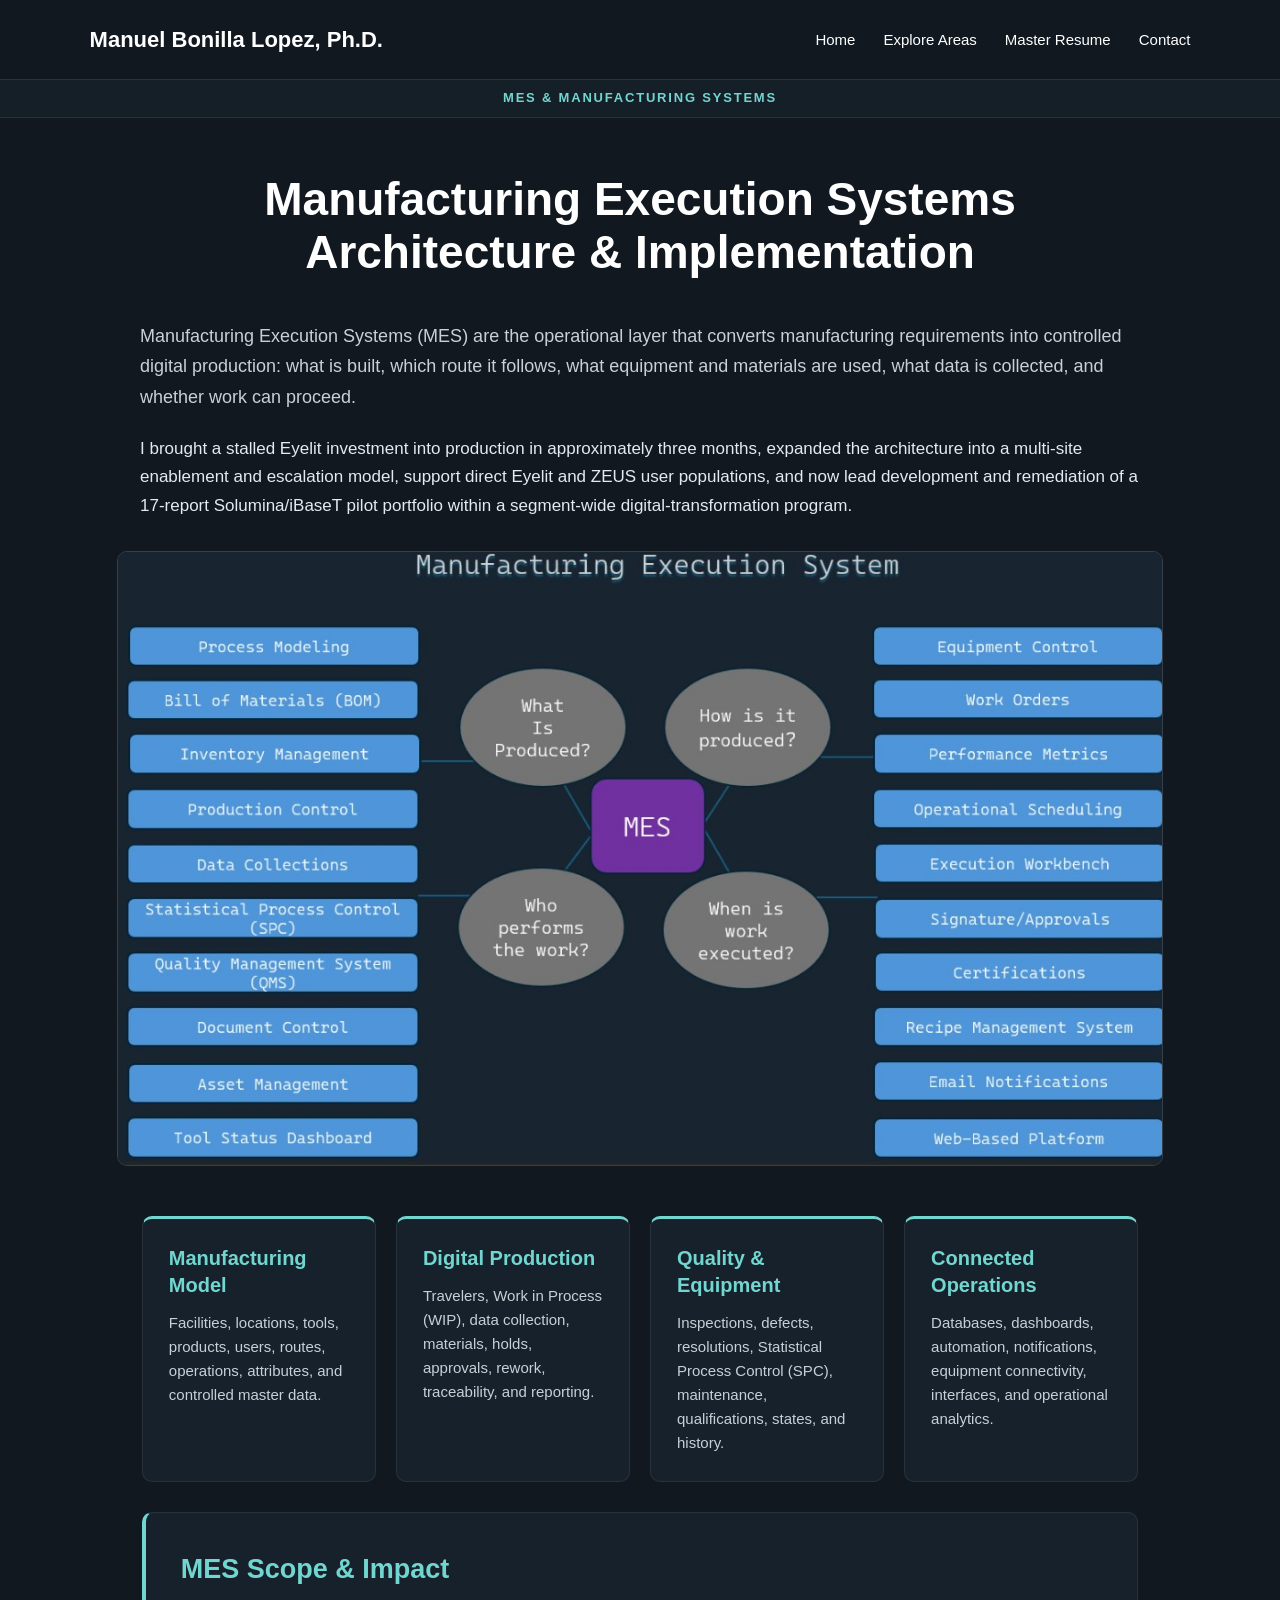
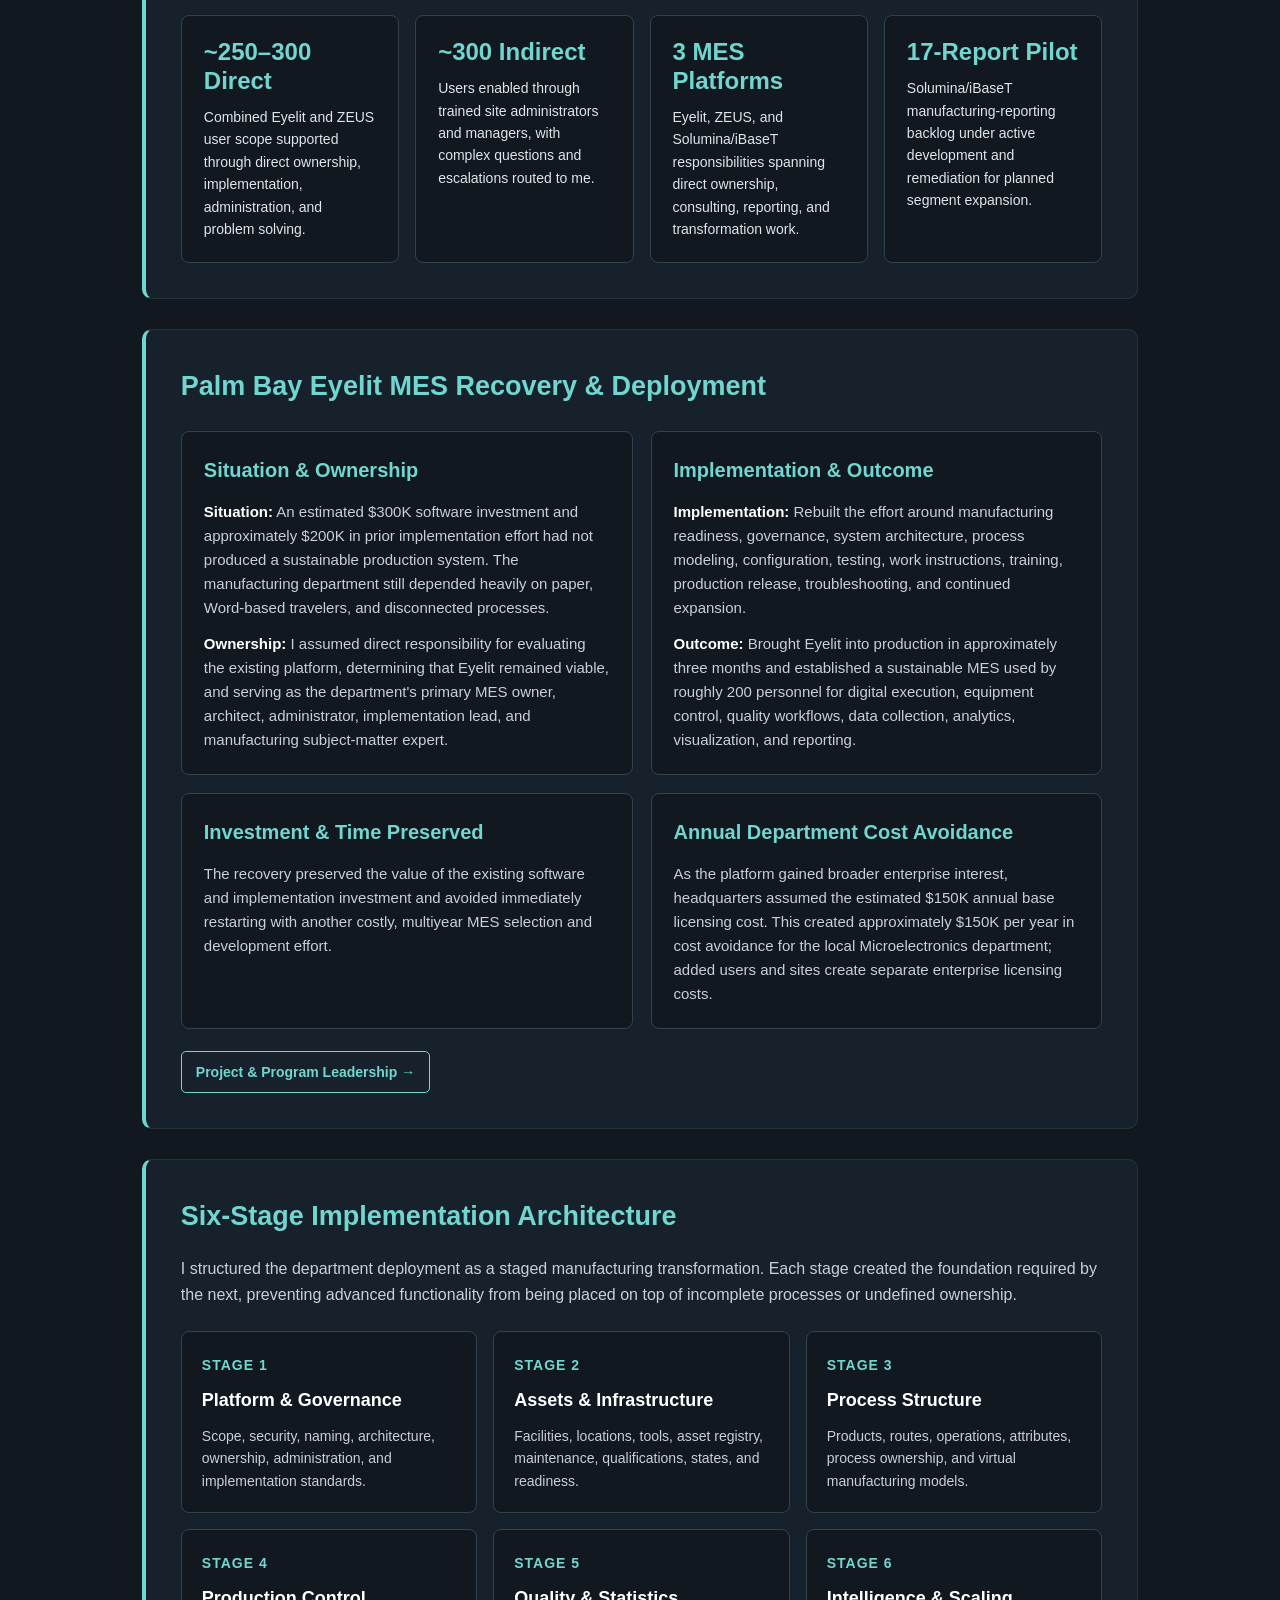
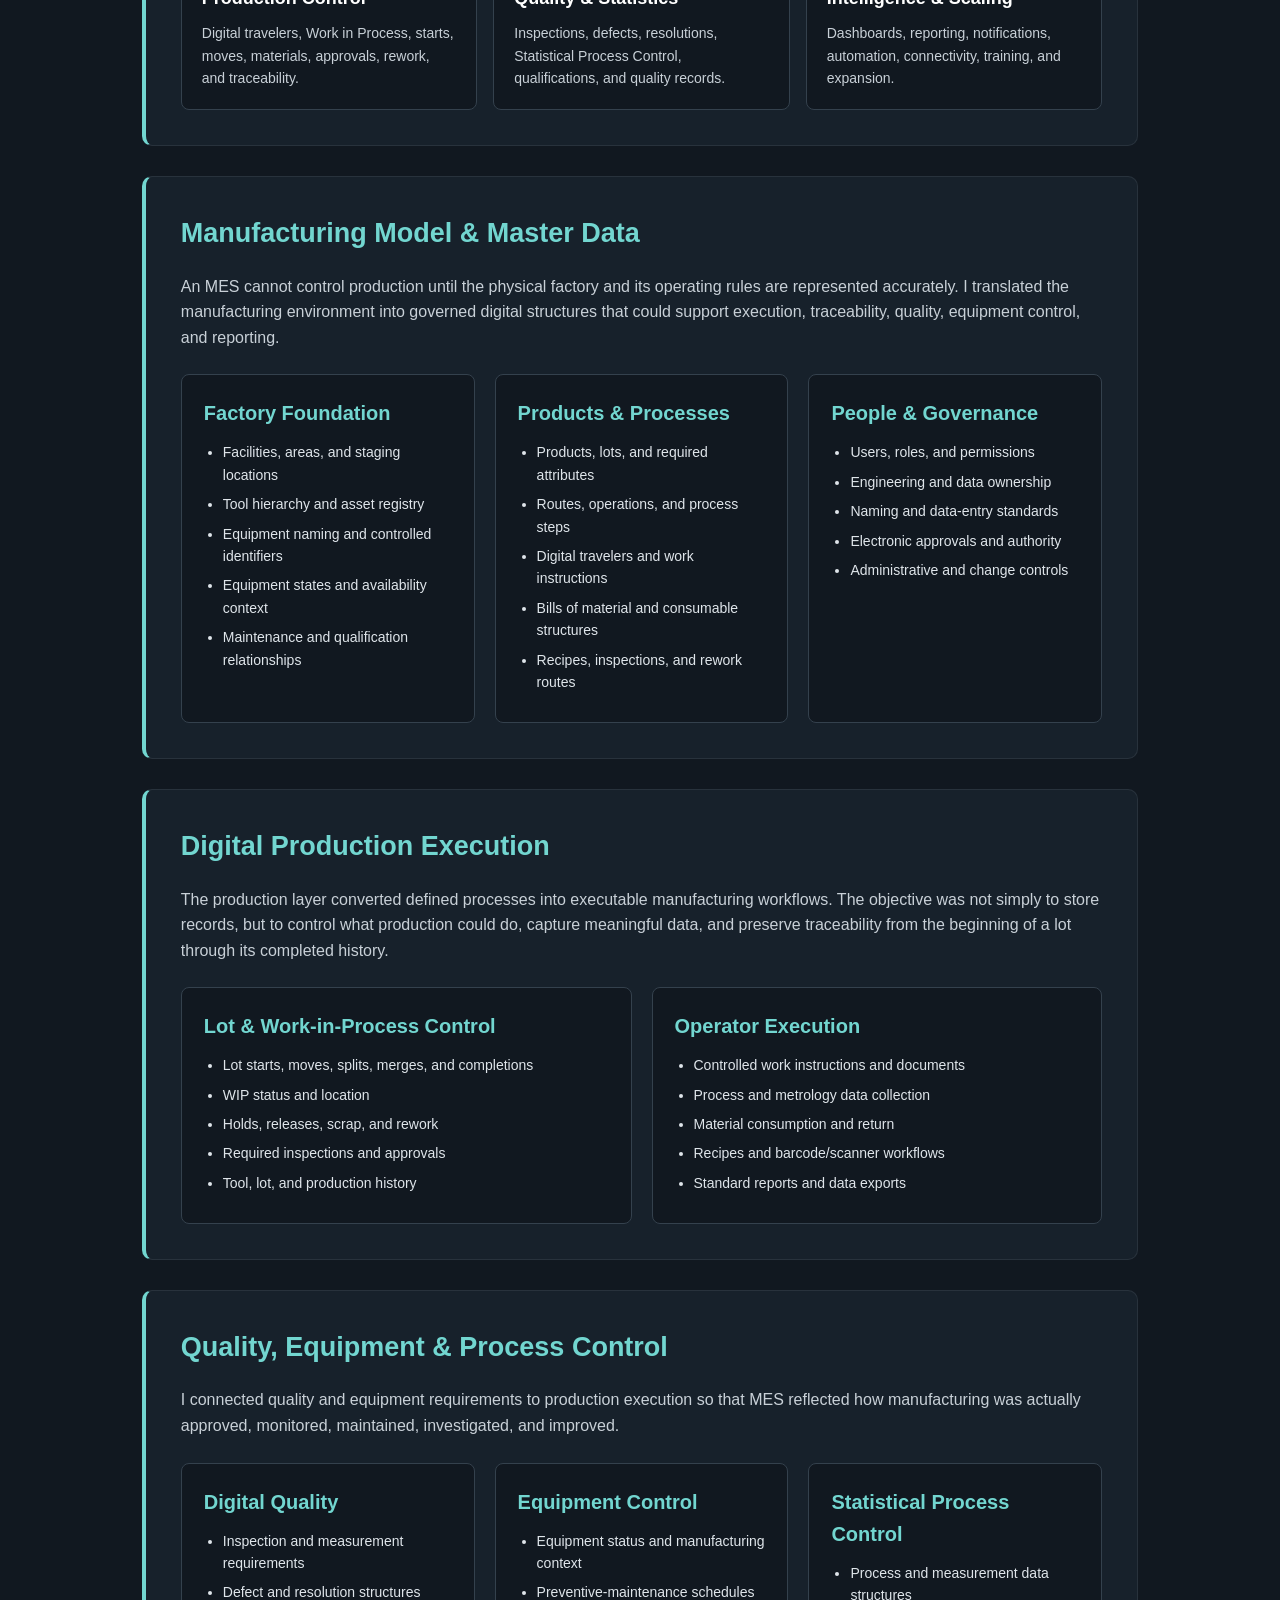
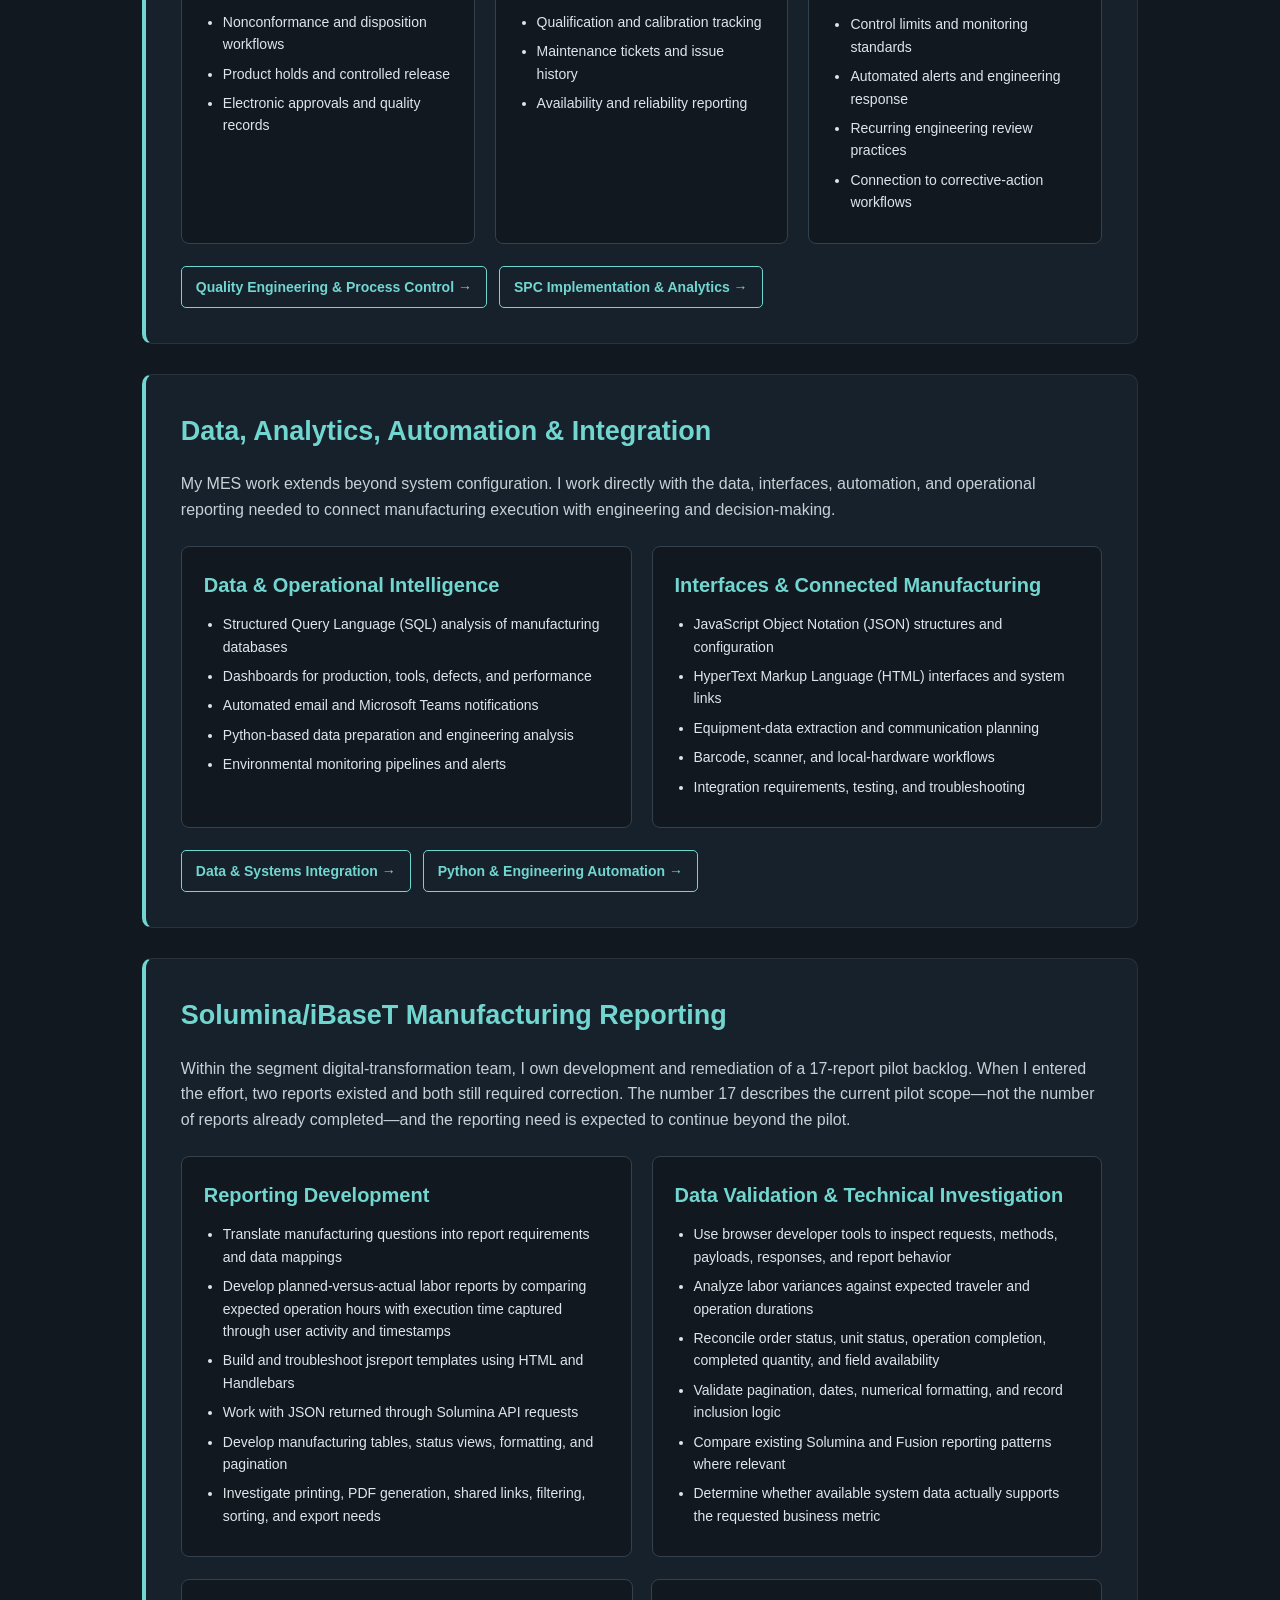
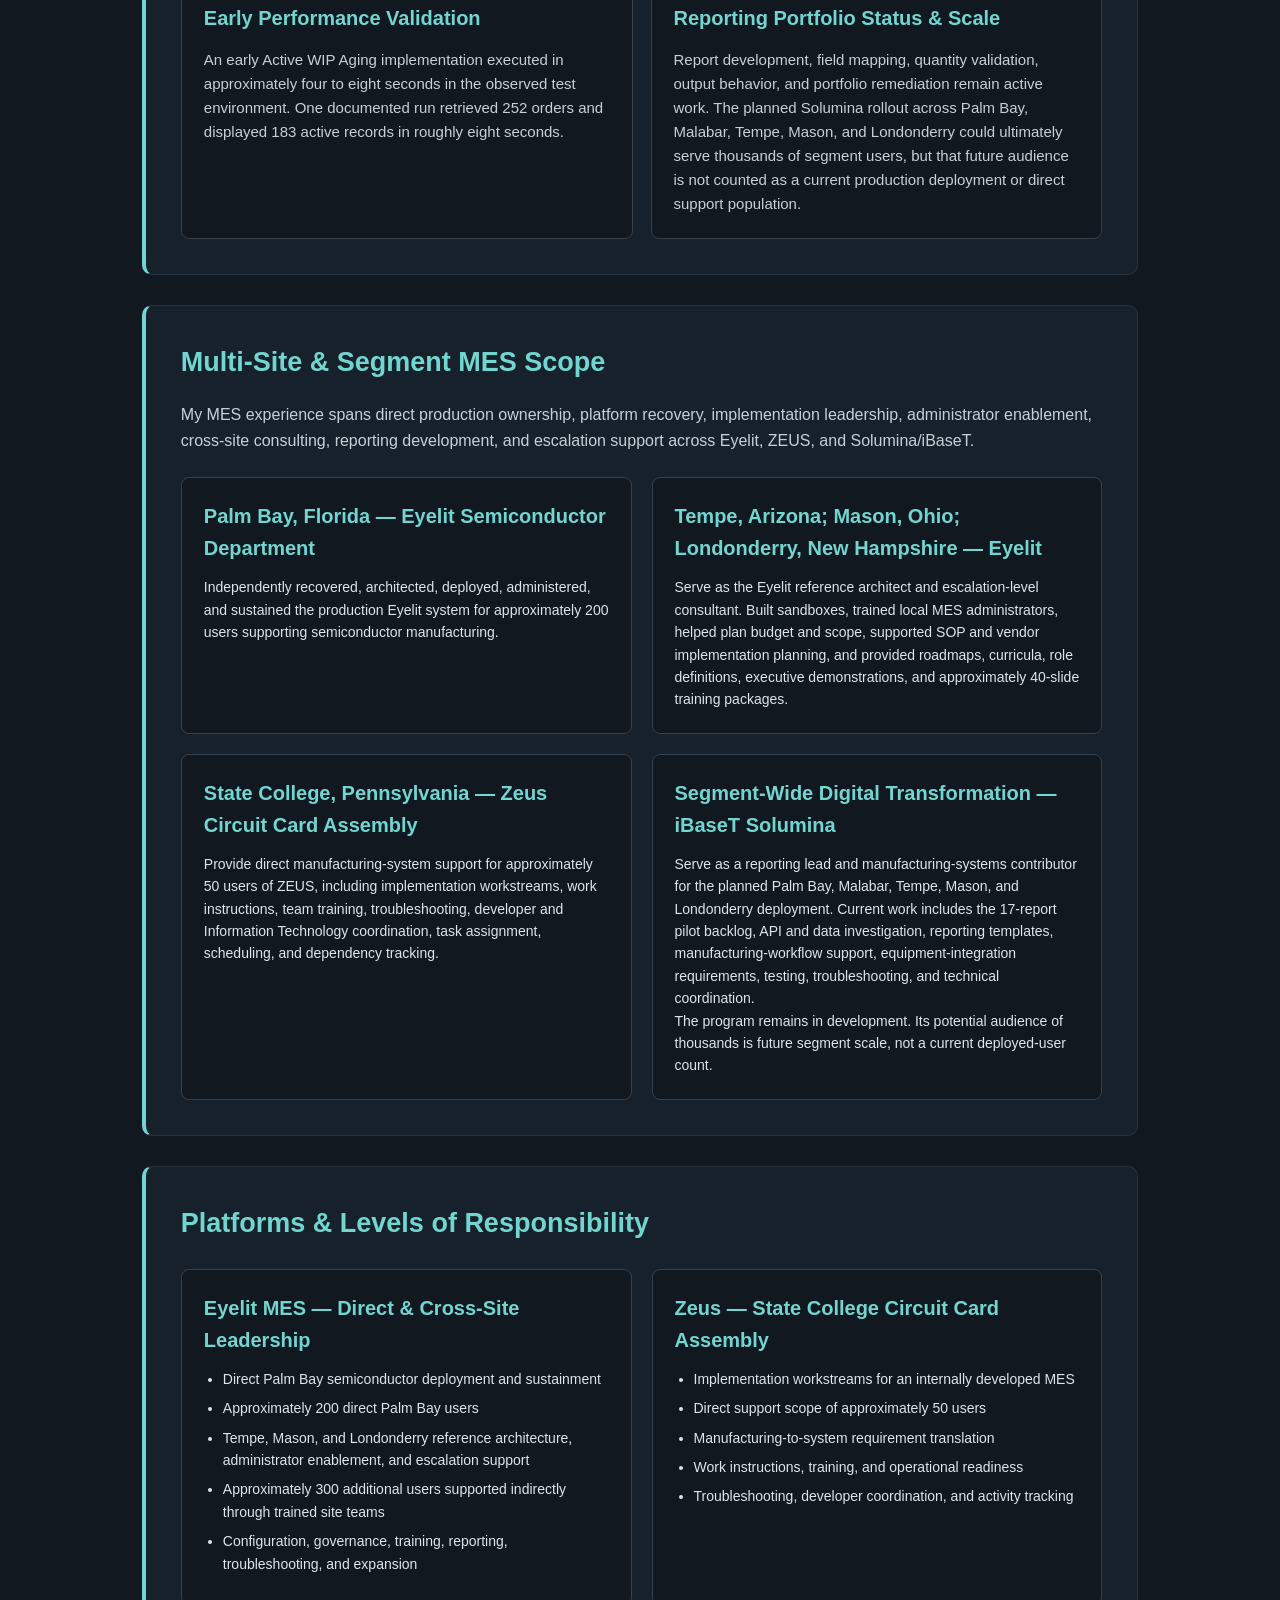
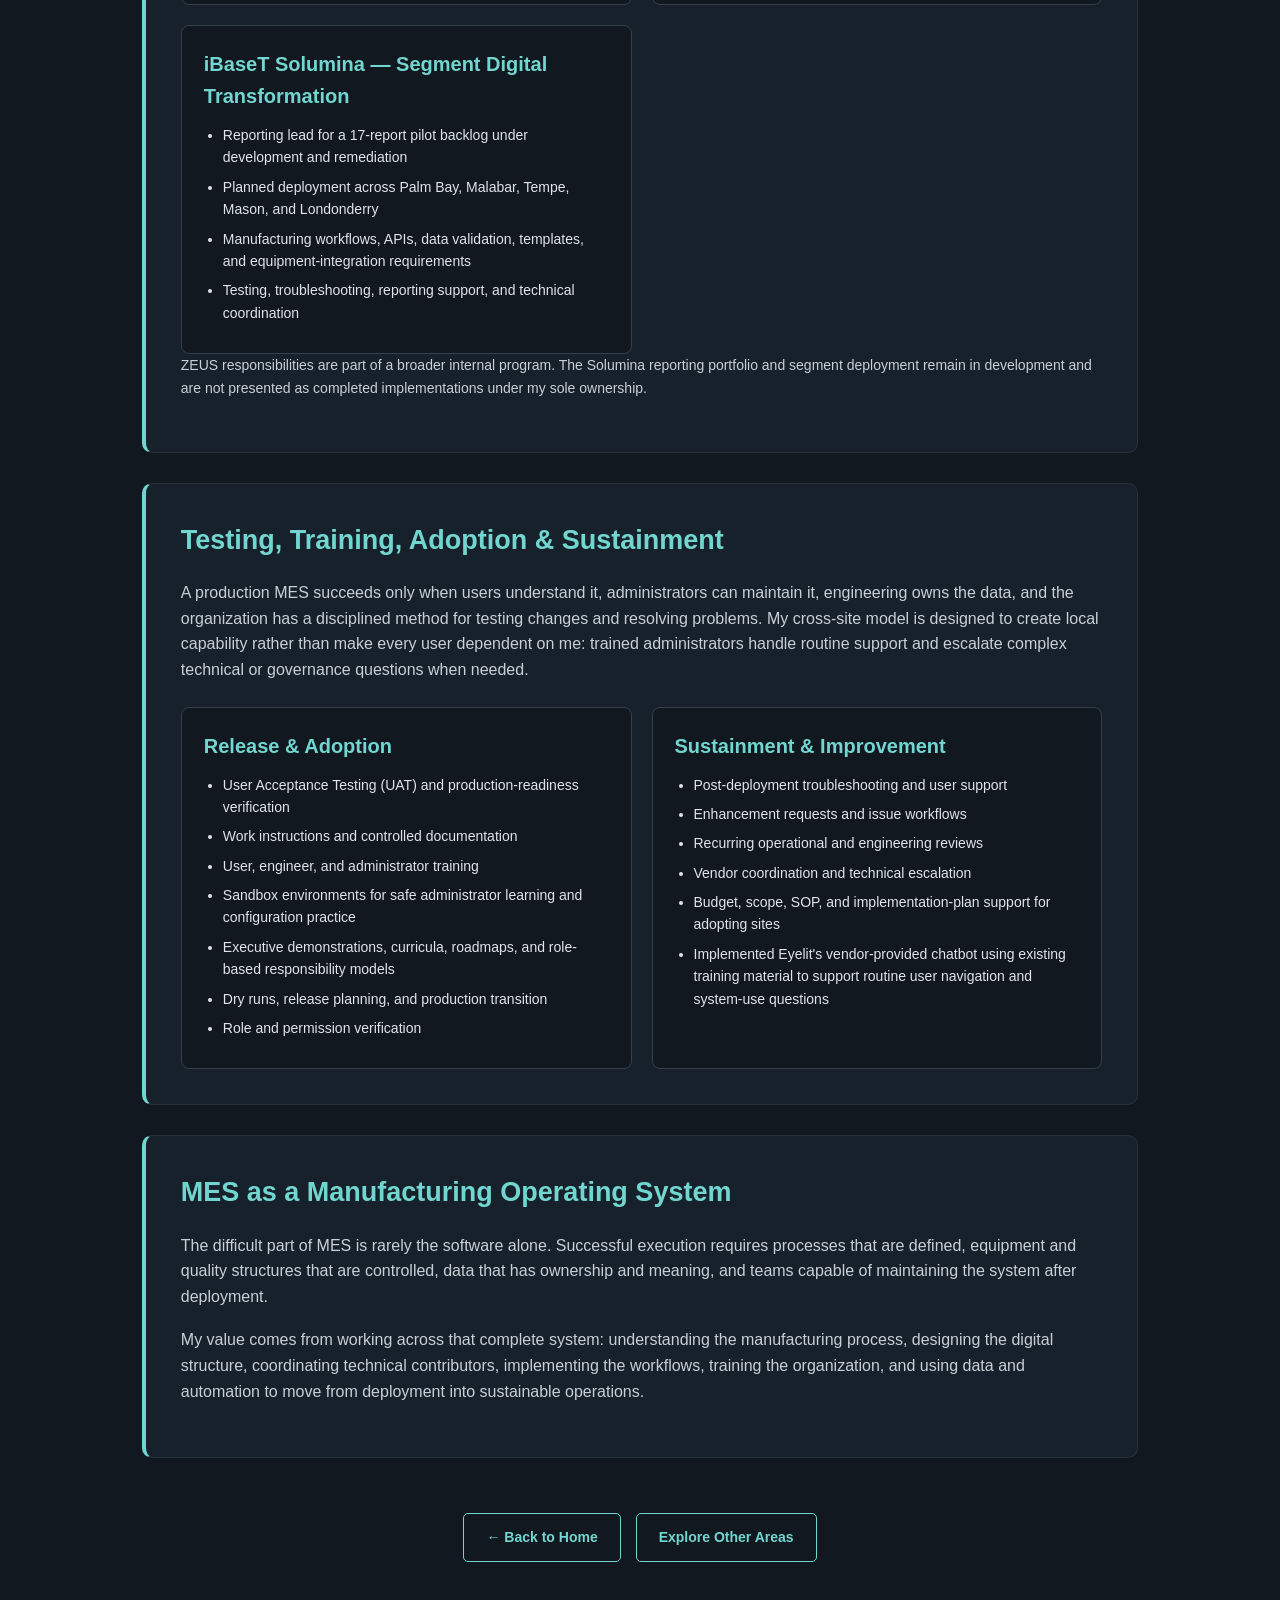
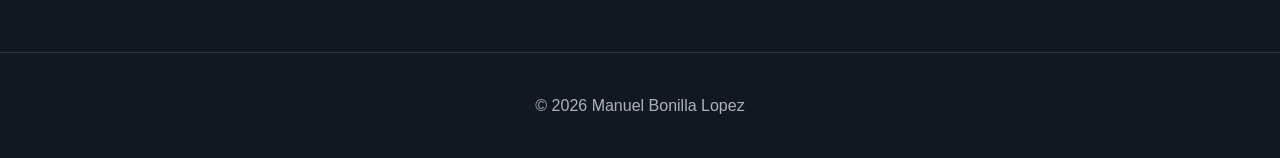
<file: mes.html>
<!DOCTYPE html>
<html lang="en">
<head>
  <meta charset="UTF-8">
  <meta name="viewport" content="width=device-width, initial-scale=1.0">

  <title>MES &amp; Manufacturing Systems | Manuel Bonilla Lopez, Ph.D.</title>

  <meta name="description" content="Manufacturing Execution Systems leadership across Eyelit, ZEUS, and Solumina/iBaseT, including platform recovery, multi-site enablement, reporting, analytics, governance, training, and connected manufacturing.">

  <style>
    * {
      box-sizing: border-box;
      margin: 0;
      padding: 0;
    }

    html {
      scroll-behavior: smooth;
    }

    body {
      font-family: Arial, Helvetica, sans-serif;
      background: #111820;
      color: white;
      line-height: 1.6;
    }

    .sticky-shell {
      position: sticky;
      top: 0;
      z-index: 1000;
      background: #111820;
    }

    header {
      display: flex;
      justify-content: space-between;
      align-items: center;
      padding: 22px 7%;
      background: #111820;
      border-bottom: 1px solid #28323c;
    }

    .name {
      font-size: 22px;
      font-weight: bold;
      white-space: nowrap;
    }

    nav {
      display: flex;
      align-items: center;
      gap: 28px;
    }

    nav a {
      color: white;
      text-decoration: none;
      font-size: 15px;
      transition: color .2s ease;
    }

    nav a:hover,
    nav a:focus-visible {
      color: #72d6d0;
    }

    .page-bar {
      background: #151f28;
      color: #72d6d0;
      text-align: center;
      font-size: 13px;
      font-weight: bold;
      letter-spacing: 1.8px;
      text-transform: uppercase;
      padding: 8px 20px;
      border-bottom: 1px solid #28323c;
    }

    .hero {
      max-width: 1200px;
      margin: auto;
      padding: 55px 6% 50px;
    }

    .hero h1 {
      font-size: 46px;
      line-height: 1.15;
      text-align: center;
      max-width: 980px;
      margin: 0 auto 42px;
    }

    .hero-grid {
      display: flex;
      flex-direction: column;
      gap: 30px;
    }

    .hero-text {
      display: flex;
      flex-direction: column;
      justify-content: center;
      max-width: 1000px;
      margin: 0 auto;
    }

    .hero-text p {
      font-size: 18px;
      line-height: 1.7;
      color: #c8d0d7;
      margin-bottom: 22px;
    }

    .hero-summary {
      color: #e4eaee;
      font-size: 17px;
      line-height: 1.7;
    }

    .hero-image {
      display: flex;
      align-items: center;
      justify-content: center;
      width: 100%;
      cursor: zoom-in;
    }

    .hero-image img {
      width: 100%;
      height: auto;
      object-fit: contain;
      display: block;
      background: #10171e;
      border-radius: 10px;
      border: 1px solid #34414d;
    }

    main {
      max-width: 1150px;
      margin: auto;
      padding: 0 6% 80px;
    }

    .capability-grid {
      display: grid;
      grid-template-columns: repeat(4, 1fr);
      gap: 20px;
      margin-bottom: 30px;
    }

    .capability {
      background: #17212b;
      border: 1px solid #28323c;
      border-top: 3px solid #72d6d0;
      border-radius: 10px;
      padding: 26px;
    }

    .capability h2 {
      color: #72d6d0;
      margin-bottom: 12px;
      font-size: 20px;
      line-height: 1.35;
    }

    .capability p {
      color: #c8d0d7;
      font-size: 15px;
    }

    .section {
      background: #17212b;
      border: 1px solid #28323c;
      border-left: 4px solid #72d6d0;
      border-radius: 10px;
      padding: 35px;
      margin-bottom: 30px;
    }

    .section h2 {
      color: #72d6d0;
      font-size: 27px;
      margin-bottom: 18px;
    }

    .section h3 {
      color: white;
      font-size: 20px;
      margin-top: 24px;
      margin-bottom: 12px;
    }

    .section p {
      color: #c8d0d7;
      margin-bottom: 18px;
    }

    .section ul {
      padding-left: 22px;
    }

    .section li {
      margin-bottom: 9px;
      color: #dfe5ea;
    }

    .small {
      font-size: 14px;
      color: #aab3bb;
    }

    .impact-grid {
      display: grid;
      grid-template-columns: repeat(4, 1fr);
      gap: 16px;
      margin-top: 24px;
    }

    .impact-card,
    .detail-card,
    .site-card,
    .platform-card {
      background: #111820;
      border: 1px solid #34414d;
      border-radius: 8px;
      padding: 22px;
    }

    .impact-value {
      display: block;
      color: #72d6d0;
      font-size: 24px;
      font-weight: bold;
      line-height: 1.2;
      margin-bottom: 10px;
    }

    .impact-card p,
    .detail-card p,
    .site-card p,
    .platform-card p {
      color: #dfe5ea;
      font-size: 14px;
      margin-bottom: 0;
    }

    .detail-grid,
    .site-grid,
    .platform-grid {
      display: grid;
      grid-template-columns: repeat(2, 1fr);
      gap: 20px;
      margin-top: 24px;
    }

    .detail-grid.three {
      grid-template-columns: repeat(3, 1fr);
    }

    .detail-card h3,
    .site-card h3,
    .platform-card h3 {
      color: #72d6d0;
      margin: 0 0 12px;
      font-size: 20px;
    }

    .detail-card ul,
    .platform-card ul {
      padding-left: 19px;
    }

    .detail-card li,
    .platform-card li {
      color: #dfe5ea;
      font-size: 14px;
      margin-bottom: 7px;
    }

    .case-grid {
      display: grid;
      grid-template-columns: repeat(2, 1fr);
      gap: 18px;
      margin-top: 22px;
    }

    .case-block {
      background: #111820;
      border: 1px solid #34414d;
      border-radius: 8px;
      padding: 22px;
    }

    .case-block h3 {
      color: #72d6d0;
      margin: 0 0 14px;
    }

    .case-block p {
      font-size: 15px;
      margin-bottom: 12px;
    }

    .case-block p:last-child {
      margin-bottom: 0;
    }

    .case-label {
      color: white;
      font-weight: bold;
    }

    .stage-grid {
      display: grid;
      grid-template-columns: repeat(3, 1fr);
      gap: 16px;
      margin-top: 24px;
    }

    .stage {
      background: #111820;
      border: 1px solid #34414d;
      border-radius: 8px;
      padding: 20px;
    }

    .stage-number {
      color: #72d6d0;
      font-weight: bold;
      font-size: 14px;
      letter-spacing: 1px;
      text-transform: uppercase;
    }

    .stage h3 {
      color: white;
      font-size: 18px;
      margin: 8px 0 10px;
    }

    .stage p {
      color: #c8d0d7;
      font-size: 14px;
      margin: 0;
    }

    .related-links {
      display: flex;
      flex-wrap: wrap;
      gap: 12px;
      margin-top: 22px;
    }

    .related-links a,
    .page-navigation a {
      display: inline-block;
      border: 1px solid #72d6d0;
      color: #72d6d0;
      padding: 9px 14px;
      border-radius: 5px;
      text-decoration: none;
      font-size: 14px;
      font-weight: bold;
      transition: all .2s ease;
    }

    .related-links a:hover,
    .related-links a:focus-visible,
    .page-navigation a:hover,
    .page-navigation a:focus-visible {
      background: #72d6d0;
      color: #111820;
    }

    .page-navigation {
      display: flex;
      justify-content: center;
      gap: 15px;
      flex-wrap: wrap;
      margin: 55px 0 10px;
    }

    .page-navigation a {
      padding: 12px 22px;
    }

    footer {
      text-align: center;
      padding: 40px;
      border-top: 1px solid #28323c;
      color: #aab3bb;
    }

    @media (max-width: 1000px) {
      .capability-grid,
      .impact-grid {
        grid-template-columns: repeat(2, 1fr);
      }

      .detail-grid.three,
      .stage-grid {
        grid-template-columns: repeat(2, 1fr);
      }
    }

    @media (max-width: 900px) {
      .hero-grid,
      .case-grid,
      .detail-grid,
      .site-grid,
      .platform-grid {
        grid-template-columns: 1fr;
      }

      .hero h1 {
        font-size: 38px;
      }

      .hero-image img {
        min-height: auto;
      }
    }

    @media (max-width: 700px) {
      header {
        flex-direction: column;
        gap: 15px;
        padding: 16px 5%;
      }

      nav {
        gap: 16px;
        flex-wrap: wrap;
        justify-content: center;
      }

      .name {
        font-size: 20px;
      }

      .page-bar {
        font-size: 11px;
      }

      .hero {
        padding-top: 38px;
      }

      .hero h1 {
        font-size: 32px;
        margin-bottom: 30px;
      }

      .capability-grid,
      .impact-grid,
      .detail-grid.three,
      .stage-grid {
        grid-template-columns: 1fr;
      }

      .section {
        padding: 25px;
      }
    }
  </style>
</head>

<body>
  <div class="sticky-shell">
    <header>
      <div class="name">Manuel Bonilla Lopez, Ph.D.</div>

      <nav aria-label="Primary navigation">
        <a href="index.html">Home</a>
        <a href="index.html#projects">Explore Areas</a>
        <a href="Manuel%20Bonilla%20Lopez%20PhD%20Master%20Resume.pdf">Master Resume</a>
        <a href="contact.html">Contact</a>
      </nav>
    </header>

    <div class="page-bar">MES &amp; Manufacturing Systems</div>
  </div>

  <section class="hero">
    <h1>Manufacturing Execution Systems Architecture &amp; Implementation</h1>

    <div class="hero-grid">
      <div class="hero-text">
        <p>
          Manufacturing Execution Systems (MES) are the operational layer that
          converts manufacturing requirements into controlled digital production:
          what is built, which route it follows, what equipment and materials are
          used, what data is collected, and whether work can proceed.
        </p>

        <div class="hero-summary">
          I brought a stalled Eyelit investment into production in approximately
          three months, expanded the architecture into a multi-site enablement and
          escalation model, support direct Eyelit and ZEUS user populations, and now
          lead development and remediation of a 17-report Solumina/iBaseT pilot portfolio
          within a segment-wide digital-transformation program.
        </div>
      </div>

      <a class="hero-image" href="assets/img/mes.jpg" target="_blank" rel="noopener" aria-label="Open the MES architecture image at full size">
        <img src="assets/img/mes.jpg" alt="Manufacturing Execution System architecture connecting production, equipment, quality, data, and operations">
      </a>
    </div>
  </section>

  <main>
    <div class="capability-grid">
      <section class="capability">
        <h2>Manufacturing Model</h2>
        <p>Facilities, locations, tools, products, users, routes, operations, attributes, and controlled master data.</p>
      </section>

      <section class="capability">
        <h2>Digital Production</h2>
        <p>Travelers, Work in Process (WIP), data collection, materials, holds, approvals, rework, traceability, and reporting.</p>
      </section>

      <section class="capability">
        <h2>Quality &amp; Equipment</h2>
        <p>Inspections, defects, resolutions, Statistical Process Control (SPC), maintenance, qualifications, states, and history.</p>
      </section>

      <section class="capability">
        <h2>Connected Operations</h2>
        <p>Databases, dashboards, automation, notifications, equipment connectivity, interfaces, and operational analytics.</p>
      </section>
    </div>

    <section class="section">
      <h2>MES Scope &amp; Impact</h2>

      <div class="impact-grid">
        <div class="impact-card">
          <span class="impact-value">~250–300 Direct</span>
          <p>Combined Eyelit and ZEUS user scope supported through direct ownership, implementation, administration, and problem solving.</p>
        </div>

        <div class="impact-card">
          <span class="impact-value">~300 Indirect</span>
          <p>Users enabled through trained site administrators and managers, with complex questions and escalations routed to me.</p>
        </div>

        <div class="impact-card">
          <span class="impact-value">3 MES Platforms</span>
          <p>Eyelit, ZEUS, and Solumina/iBaseT responsibilities spanning direct ownership, consulting, reporting, and transformation work.</p>
        </div>

        <div class="impact-card">
          <span class="impact-value">17-Report Pilot</span>
          <p>Solumina/iBaseT manufacturing-reporting backlog under active development and remediation for planned segment expansion.</p>
        </div>
      </div>
    </section>

    <section class="section">
      <h2>Palm Bay Eyelit MES Recovery &amp; Deployment</h2>

      <div class="case-grid">
        <div class="case-block">
          <h3>Situation &amp; Ownership</h3>
          <p>
            <span class="case-label">Situation:</span> An estimated $300K software
            investment and approximately $200K in prior implementation effort had not
            produced a sustainable production system. The manufacturing department still
            depended heavily on paper, Word-based travelers, and disconnected processes.
          </p>
          <p>
            <span class="case-label">Ownership:</span> I assumed direct responsibility
            for evaluating the existing platform, determining that Eyelit remained viable,
            and serving as the department's primary MES owner, architect, administrator,
            implementation lead, and manufacturing subject-matter expert.
          </p>
        </div>

        <div class="case-block">
          <h3>Implementation &amp; Outcome</h3>
          <p>
            <span class="case-label">Implementation:</span> Rebuilt the effort around
            manufacturing readiness, governance, system architecture, process modeling,
            configuration, testing, work instructions, training, production release,
            troubleshooting, and continued expansion.
          </p>
          <p>
            <span class="case-label">Outcome:</span> Brought Eyelit into production in
            approximately three months and established a sustainable MES used by roughly
            200 personnel for digital execution, equipment control, quality workflows,
            data collection, analytics, visualization, and reporting.
          </p>
        </div>

        <div class="case-block">
          <h3>Investment &amp; Time Preserved</h3>
          <p>
            The recovery preserved the value of the existing software and implementation
            investment and avoided immediately restarting with another costly, multiyear
            MES selection and development effort.
          </p>
        </div>

        <div class="case-block">
          <h3>Annual Department Cost Avoidance</h3>
          <p>
            As the platform gained broader enterprise interest, headquarters assumed the
            estimated $150K annual base licensing cost. This created approximately $150K
            per year in cost avoidance for the local Microelectronics department; added
            users and sites create separate enterprise licensing costs.
          </p>
        </div>
      </div>

      <div class="related-links">
        <a href="project-management.html">Project &amp; Program Leadership →</a>
      </div>
    </section>

    <section class="section">
      <h2>Six-Stage Implementation Architecture</h2>

      <p>
        I structured the department deployment as a staged manufacturing transformation.
        Each stage created the foundation required by the next, preventing advanced
        functionality from being placed on top of incomplete processes or undefined ownership.
      </p>

      <div class="stage-grid">
        <div class="stage">
          <span class="stage-number">Stage 1</span>
          <h3>Platform &amp; Governance</h3>
          <p>Scope, security, naming, architecture, ownership, administration, and implementation standards.</p>
        </div>

        <div class="stage">
          <span class="stage-number">Stage 2</span>
          <h3>Assets &amp; Infrastructure</h3>
          <p>Facilities, locations, tools, asset registry, maintenance, qualifications, states, and readiness.</p>
        </div>

        <div class="stage">
          <span class="stage-number">Stage 3</span>
          <h3>Process Structure</h3>
          <p>Products, routes, operations, attributes, process ownership, and virtual manufacturing models.</p>
        </div>

        <div class="stage">
          <span class="stage-number">Stage 4</span>
          <h3>Production Control</h3>
          <p>Digital travelers, Work in Process, starts, moves, materials, approvals, rework, and traceability.</p>
        </div>

        <div class="stage">
          <span class="stage-number">Stage 5</span>
          <h3>Quality &amp; Statistics</h3>
          <p>Inspections, defects, resolutions, Statistical Process Control, qualifications, and quality records.</p>
        </div>

        <div class="stage">
          <span class="stage-number">Stage 6</span>
          <h3>Intelligence &amp; Scaling</h3>
          <p>Dashboards, reporting, notifications, automation, connectivity, training, and expansion.</p>
        </div>
      </div>
    </section>

    <section class="section">
      <h2>Manufacturing Model &amp; Master Data</h2>

      <p>
        An MES cannot control production until the physical factory and its operating
        rules are represented accurately. I translated the manufacturing environment
        into governed digital structures that could support execution, traceability,
        quality, equipment control, and reporting.
      </p>

      <div class="detail-grid three">
        <div class="detail-card">
          <h3>Factory Foundation</h3>
          <ul>
            <li>Facilities, areas, and staging locations</li>
            <li>Tool hierarchy and asset registry</li>
            <li>Equipment naming and controlled identifiers</li>
            <li>Equipment states and availability context</li>
            <li>Maintenance and qualification relationships</li>
          </ul>
        </div>

        <div class="detail-card">
          <h3>Products &amp; Processes</h3>
          <ul>
            <li>Products, lots, and required attributes</li>
            <li>Routes, operations, and process steps</li>
            <li>Digital travelers and work instructions</li>
            <li>Bills of material and consumable structures</li>
            <li>Recipes, inspections, and rework routes</li>
          </ul>
        </div>

        <div class="detail-card">
          <h3>People &amp; Governance</h3>
          <ul>
            <li>Users, roles, and permissions</li>
            <li>Engineering and data ownership</li>
            <li>Naming and data-entry standards</li>
            <li>Electronic approvals and authority</li>
            <li>Administrative and change controls</li>
          </ul>
        </div>
      </div>
    </section>

    <section class="section">
      <h2>Digital Production Execution</h2>

      <p>
        The production layer converted defined processes into executable manufacturing
        workflows. The objective was not simply to store records, but to control what
        production could do, capture meaningful data, and preserve traceability from
        the beginning of a lot through its completed history.
      </p>

      <div class="detail-grid">
        <div class="detail-card">
          <h3>Lot &amp; Work-in-Process Control</h3>
          <ul>
            <li>Lot starts, moves, splits, merges, and completions</li>
            <li>WIP status and location</li>
            <li>Holds, releases, scrap, and rework</li>
            <li>Required inspections and approvals</li>
            <li>Tool, lot, and production history</li>
          </ul>
        </div>

        <div class="detail-card">
          <h3>Operator Execution</h3>
          <ul>
            <li>Controlled work instructions and documents</li>
            <li>Process and metrology data collection</li>
            <li>Material consumption and return</li>
            <li>Recipes and barcode/scanner workflows</li>
            <li>Standard reports and data exports</li>
          </ul>
        </div>
      </div>
    </section>

    <section class="section">
      <h2>Quality, Equipment &amp; Process Control</h2>

      <p>
        I connected quality and equipment requirements to production execution so
        that MES reflected how manufacturing was actually approved, monitored,
        maintained, investigated, and improved.
      </p>

      <div class="detail-grid three">
        <div class="detail-card">
          <h3>Digital Quality</h3>
          <ul>
            <li>Inspection and measurement requirements</li>
            <li>Defect and resolution structures</li>
            <li>Nonconformance and disposition workflows</li>
            <li>Product holds and controlled release</li>
            <li>Electronic approvals and quality records</li>
          </ul>
        </div>

        <div class="detail-card">
          <h3>Equipment Control</h3>
          <ul>
            <li>Equipment status and manufacturing context</li>
            <li>Preventive-maintenance schedules</li>
            <li>Qualification and calibration tracking</li>
            <li>Maintenance tickets and issue history</li>
            <li>Availability and reliability reporting</li>
          </ul>
        </div>

        <div class="detail-card">
          <h3>Statistical Process Control</h3>
          <ul>
            <li>Process and measurement data structures</li>
            <li>Control limits and monitoring standards</li>
            <li>Automated alerts and engineering response</li>
            <li>Recurring engineering review practices</li>
            <li>Connection to corrective-action workflows</li>
          </ul>
        </div>
      </div>

      <div class="related-links">
        <a href="quality.html">Quality Engineering &amp; Process Control →</a>
        <a href="spc.html">SPC Implementation &amp; Analytics →</a>
      </div>
    </section>

    <section class="section">
      <h2>Data, Analytics, Automation &amp; Integration</h2>

      <p>
        My MES work extends beyond system configuration. I work directly with the
        data, interfaces, automation, and operational reporting needed to connect
        manufacturing execution with engineering and decision-making.
      </p>

      <div class="detail-grid">
        <div class="detail-card">
          <h3>Data &amp; Operational Intelligence</h3>
          <ul>
            <li>Structured Query Language (SQL) analysis of manufacturing databases</li>
            <li>Dashboards for production, tools, defects, and performance</li>
            <li>Automated email and Microsoft Teams notifications</li>
            <li>Python-based data preparation and engineering analysis</li>
            <li>Environmental monitoring pipelines and alerts</li>
          </ul>
        </div>

        <div class="detail-card">
          <h3>Interfaces &amp; Connected Manufacturing</h3>
          <ul>
            <li>JavaScript Object Notation (JSON) structures and configuration</li>
            <li>HyperText Markup Language (HTML) interfaces and system links</li>
            <li>Equipment-data extraction and communication planning</li>
            <li>Barcode, scanner, and local-hardware workflows</li>
            <li>Integration requirements, testing, and troubleshooting</li>
          </ul>
        </div>
      </div>

      <div class="related-links">
        <a href="data-systems.html">Data &amp; Systems Integration →</a>
        <a href="python.html">Python &amp; Engineering Automation →</a>
      </div>
    </section>

    <section class="section">
      <h2>Solumina/iBaseT Manufacturing Reporting</h2>

      <p>
        Within the segment digital-transformation team, I own development and
        remediation of a 17-report pilot backlog. When I entered the effort, two
        reports existed and both still required correction. The number 17 describes
        the current pilot scope—not the number of reports already completed—and the
        reporting need is expected to continue beyond the pilot.
      </p>

      <div class="detail-grid">
        <div class="detail-card">
          <h3>Reporting Development</h3>
          <ul>
            <li>Translate manufacturing questions into report requirements and data mappings</li>
            <li> Develop planned-versus-actual labor reports by comparing expected
                  operation hours with execution time captured through user activity
                  and timestamps</li>
            <li>Build and troubleshoot jsreport templates using HTML and Handlebars</li>
            <li>Work with JSON returned through Solumina API requests</li>
            <li>Develop manufacturing tables, status views, formatting, and pagination</li>
            <li>Investigate printing, PDF generation, shared links, filtering, sorting, and export needs</li>
          </ul>
        </div>

        <div class="detail-card">
          <h3>Data Validation &amp; Technical Investigation</h3>
          <ul>
            <li>Use browser developer tools to inspect requests, methods, payloads, responses, and report behavior</li>
            <li>Analyze labor variances against expected traveler and operation durations</li>
            <li>Reconcile order status, unit status, operation completion, completed quantity, and field availability</li>
            <li>Validate pagination, dates, numerical formatting, and record inclusion logic</li>
            <li>Compare existing Solumina and Fusion reporting patterns where relevant</li>
            <li>Determine whether available system data actually supports the requested business metric</li>
          </ul>
        </div>
      </div>

      <div class="case-grid">
        <div class="case-block">
          <h3>Early Performance Validation</h3>
          <p>
            An early Active WIP Aging implementation executed in approximately four
            to eight seconds in the observed test environment. One documented run
            retrieved 252 orders and displayed 183 active records in roughly eight seconds.
          </p>
        </div>

        <div class="case-block">
          <h3>Reporting Portfolio Status &amp; Scale</h3>
          <p>
            Report development, field mapping, quantity validation, output behavior,
            and portfolio remediation remain active work. The planned Solumina rollout
            across Palm Bay, Malabar, Tempe, Mason, and Londonderry could ultimately
            serve thousands of segment users, but that future audience is not counted
            as a current production deployment or direct support population.
          </p>
        </div>
      </div>
    </section>

    <section class="section">
      <h2>Multi-Site &amp; Segment MES Scope</h2>

      <p>
     My MES experience spans direct production ownership, platform recovery, 
        implementation leadership, administrator enablement, cross-site consulting, 
        reporting development, and escalation support across Eyelit, ZEUS, and Solumina/iBaseT.
      </p>

      <div class="site-grid">
        <div class="site-card">
          <h3>Palm Bay, Florida — Eyelit Semiconductor Department</h3>
          <p>Independently recovered, architected, deployed, administered, and sustained the production Eyelit system for approximately 200 users supporting semiconductor manufacturing.</p>
        </div>

        <div class="site-card">
          <h3>Tempe, Arizona; Mason, Ohio; Londonderry, New Hampshire — Eyelit</h3>
          <p>Serve as the Eyelit reference architect and escalation-level consultant. Built sandboxes, trained local MES administrators, helped plan budget and scope, supported SOP and vendor implementation planning, and provided roadmaps, curricula, role definitions, executive demonstrations, and approximately 40-slide training packages.</p>
        </div>

        <div class="site-card">
          <h3>State College, Pennsylvania — Zeus Circuit Card Assembly</h3>
          <p>Provide direct manufacturing-system support for approximately 50 users of ZEUS, including implementation workstreams, work instructions, team training, troubleshooting, developer and Information Technology coordination, task assignment, scheduling, and dependency tracking.</p>
        </div>

        <div class="site-card">
          <h3>Segment-Wide Digital Transformation — iBaseT Solumina</h3>
          <p>Serve as a reporting lead and manufacturing-systems contributor for the planned Palm Bay, Malabar, Tempe, Mason, and Londonderry deployment. Current work includes the 17-report pilot backlog, API and data investigation, reporting templates, manufacturing-workflow support, equipment-integration requirements, testing, troubleshooting, and technical coordination.</p>
          <p>The program remains in development. Its potential audience of thousands is future segment scale, not a current deployed-user count.</p>
        </div>
      </div>
    </section>

    <section class="section">
      <h2>Platforms &amp; Levels of Responsibility</h2>

      <div class="platform-grid">
        <div class="platform-card">
          <h3>Eyelit MES — Direct &amp; Cross-Site Leadership</h3>
          <ul>
            <li>Direct Palm Bay semiconductor deployment and sustainment</li>
            <li>Approximately 200 direct Palm Bay users</li>
            <li>Tempe, Mason, and Londonderry reference architecture, administrator enablement, and escalation support</li>
            <li>Approximately 300 additional users supported indirectly through trained site teams</li>
            <li>Configuration, governance, training, reporting, troubleshooting, and expansion</li>
          </ul>
        </div>

        <div class="platform-card">
          <h3>Zeus — State College Circuit Card Assembly</h3>
          <ul>
            <li>Implementation workstreams for an internally developed MES</li>
            <li>Direct support scope of approximately 50 users</li>
            <li>Manufacturing-to-system requirement translation</li>
            <li>Work instructions, training, and operational readiness</li>
            <li>Troubleshooting, developer coordination, and activity tracking</li>
          </ul>
        </div>

        <div class="platform-card">
          <h3>iBaseT Solumina — Segment Digital Transformation</h3>
          <ul>
            <li>Reporting lead for a 17-report pilot backlog under development and remediation</li>
            <li>Planned deployment across Palm Bay, Malabar, Tempe, Mason, and Londonderry</li>
            <li>Manufacturing workflows, APIs, data validation, templates, and equipment-integration requirements</li>
            <li>Testing, troubleshooting, reporting support, and technical coordination</li>
          </ul>
        </div>
      </div>

      <p class="small">
        ZEUS responsibilities are part of a broader internal program. The Solumina
        reporting portfolio and segment deployment remain in development and are not
        presented as completed implementations under my sole ownership.
      </p>
    </section>

    <section class="section">
      <h2>Testing, Training, Adoption &amp; Sustainment</h2>

      <p>
        A production MES succeeds only when users understand it, administrators can
        maintain it, engineering owns the data, and the organization has a disciplined
        method for testing changes and resolving problems. My cross-site model is designed
        to create local capability rather than make every user dependent on me: trained
        administrators handle routine support and escalate complex technical or governance
        questions when needed.
      </p>

      <div class="detail-grid">
        <div class="detail-card">
          <h3>Release &amp; Adoption</h3>
          <ul>
            <li>User Acceptance Testing (UAT) and production-readiness verification</li>
            <li>Work instructions and controlled documentation</li>
            <li>User, engineer, and administrator training</li>
            <li>Sandbox environments for safe administrator learning and configuration practice</li>
            <li>Executive demonstrations, curricula, roadmaps, and role-based responsibility models</li>
            <li>Dry runs, release planning, and production transition</li>
            <li>Role and permission verification</li>
          </ul>
        </div>

        <div class="detail-card">
          <h3>Sustainment &amp; Improvement</h3>
          <ul>
            <li>Post-deployment troubleshooting and user support</li>
            <li>Enhancement requests and issue workflows</li>
            <li>Recurring operational and engineering reviews</li>
            <li>Vendor coordination and technical escalation</li>
            <li>Budget, scope, SOP, and implementation-plan support for adopting sites</li>
            <li> Implemented Eyelit's vendor-provided chatbot using existing training
            material to support routine user navigation and system-use questions</li>
          </ul>
        </div>
      </div>
    </section>

    <section class="section">
      <h2>MES as a Manufacturing Operating System</h2>

      <p>
        The difficult part of MES is rarely the software alone. Successful execution
        requires processes that are defined, equipment and quality structures that are
        controlled, data that has ownership and meaning, and teams capable of maintaining
        the system after deployment.
      </p>

      <p>
        My value comes from working across that complete system: understanding the
        manufacturing process, designing the digital structure, coordinating technical
        contributors, implementing the workflows, training the organization, and using
        data and automation to move from deployment into sustainable operations.
      </p>
    </section>

    <div class="page-navigation">
      <a href="index.html">← Back to Home</a>
      <a href="index.html#projects">Explore Other Areas</a>
    </div>
  </main>

  <footer>
    © <span id="year">2026</span> Manuel Bonilla Lopez
  </footer>

  <script>
    document.getElementById("year").textContent = new Date().getFullYear();
  </script>
</body>
</html>
</file>
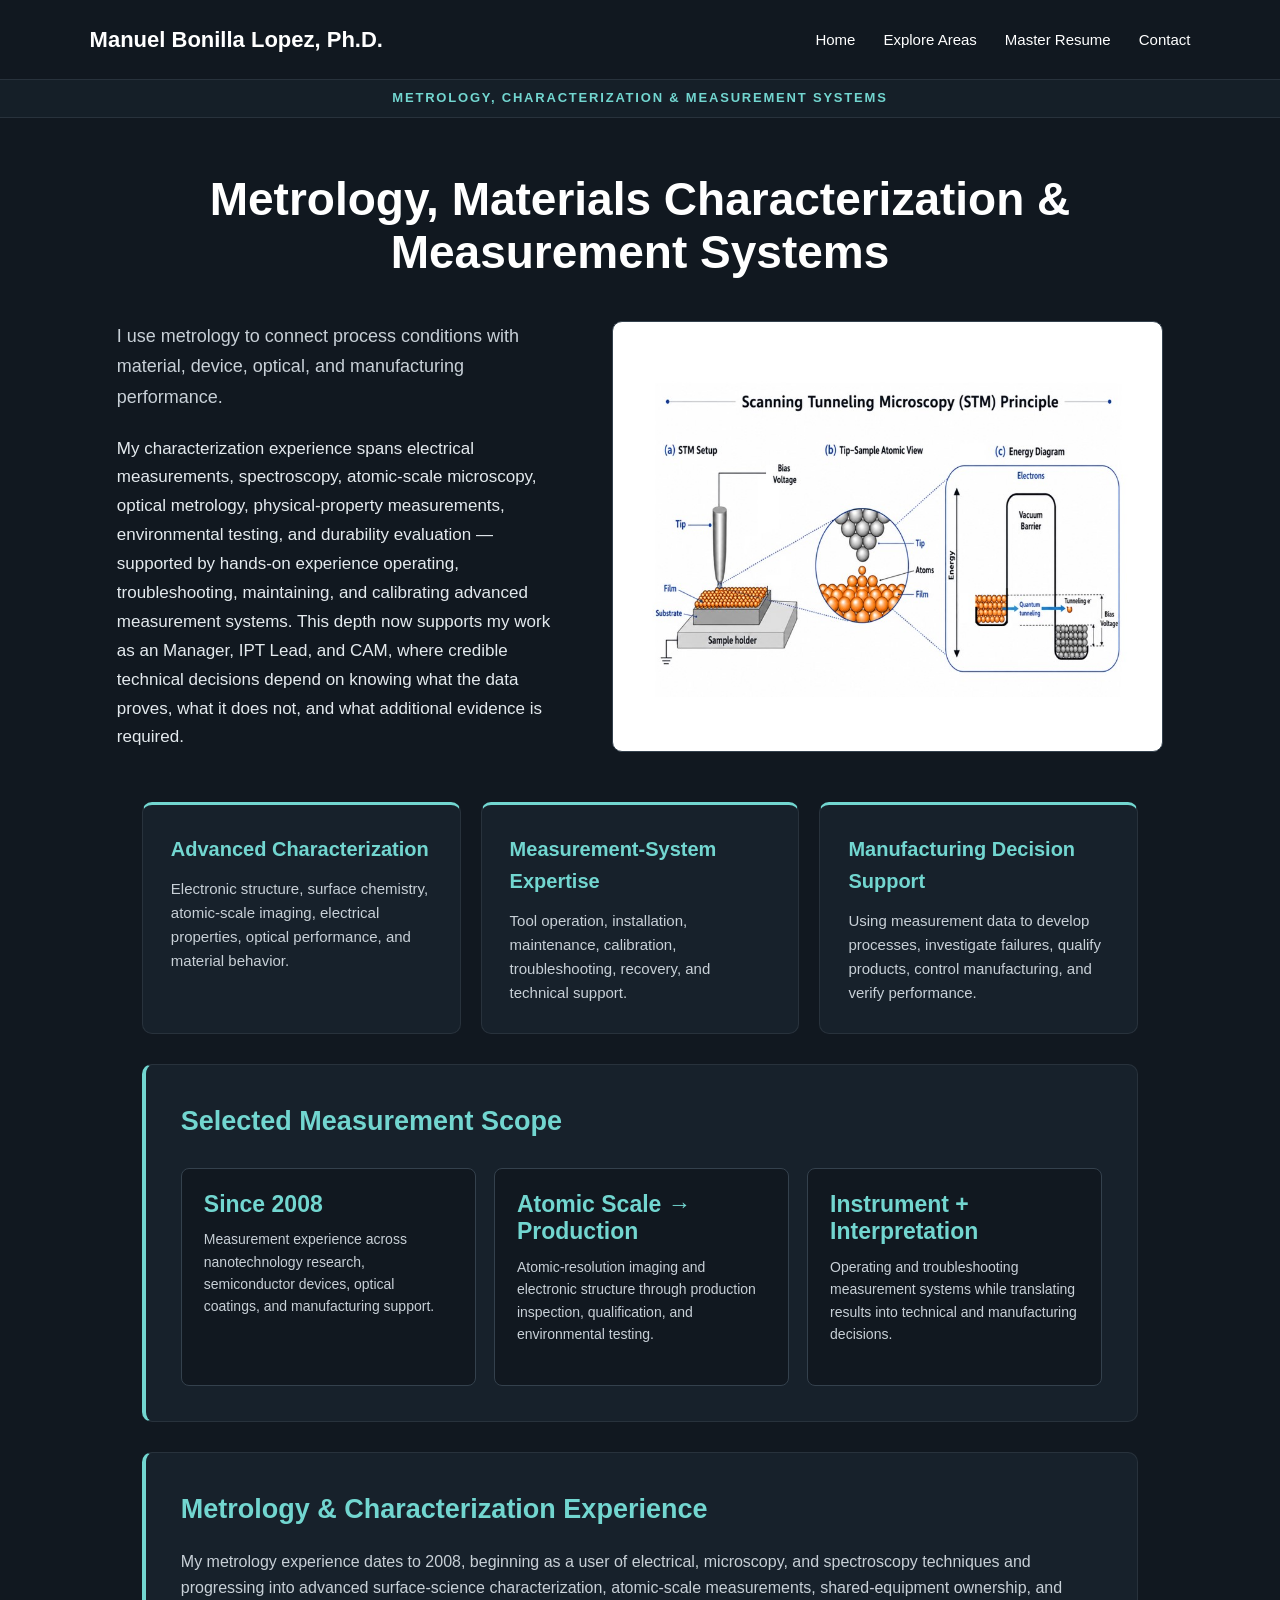
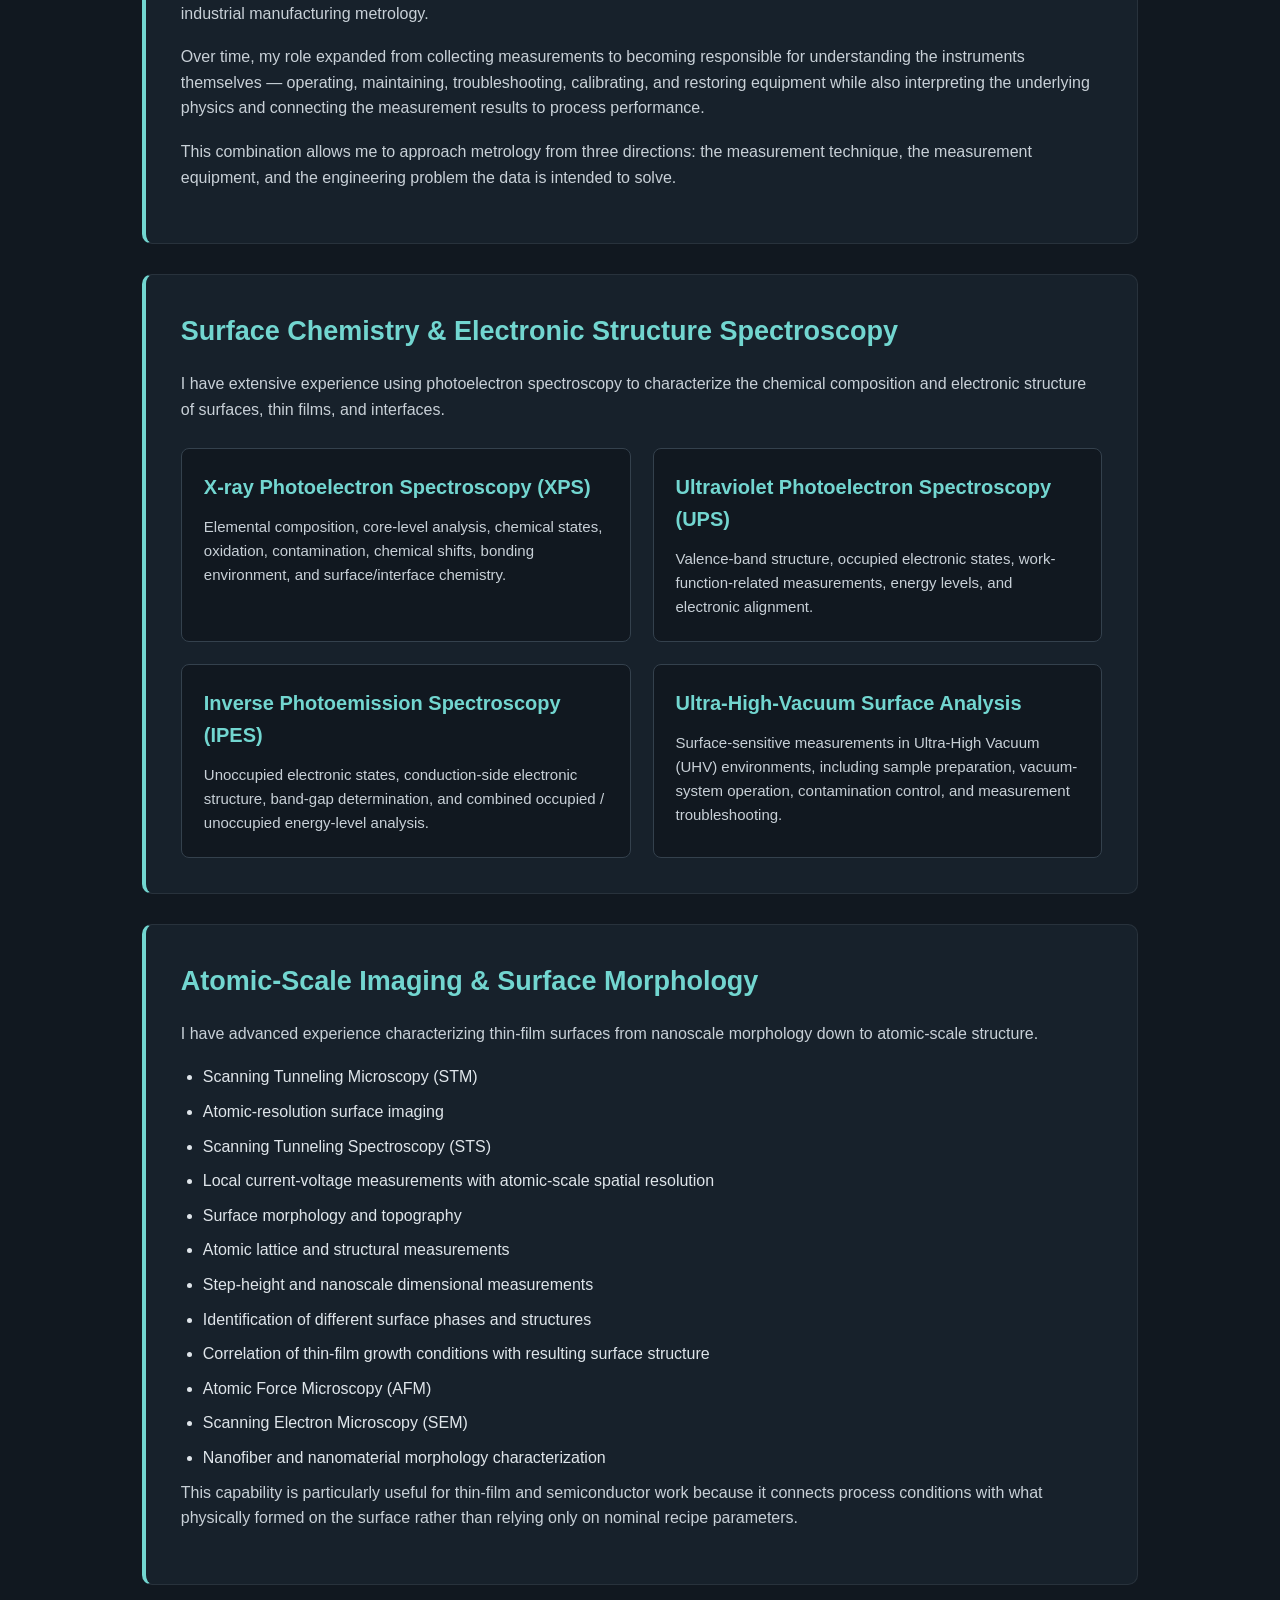
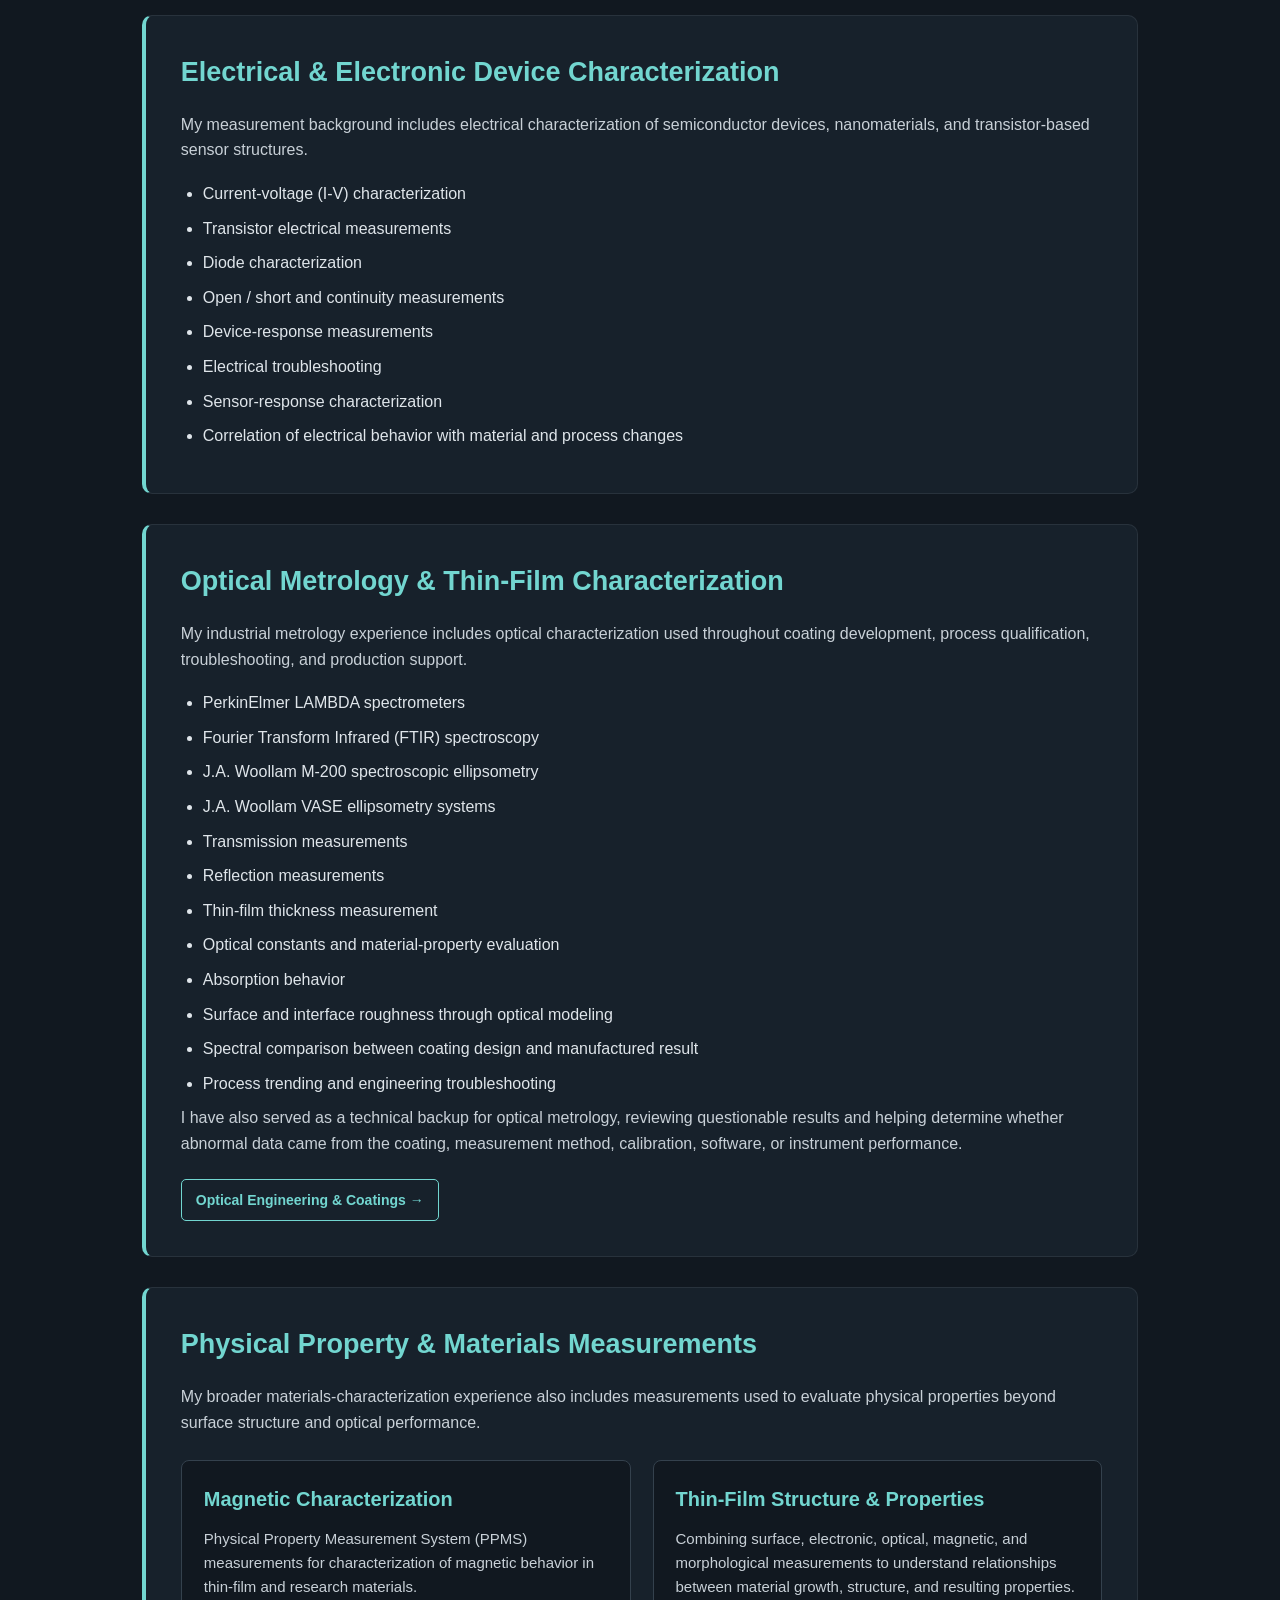
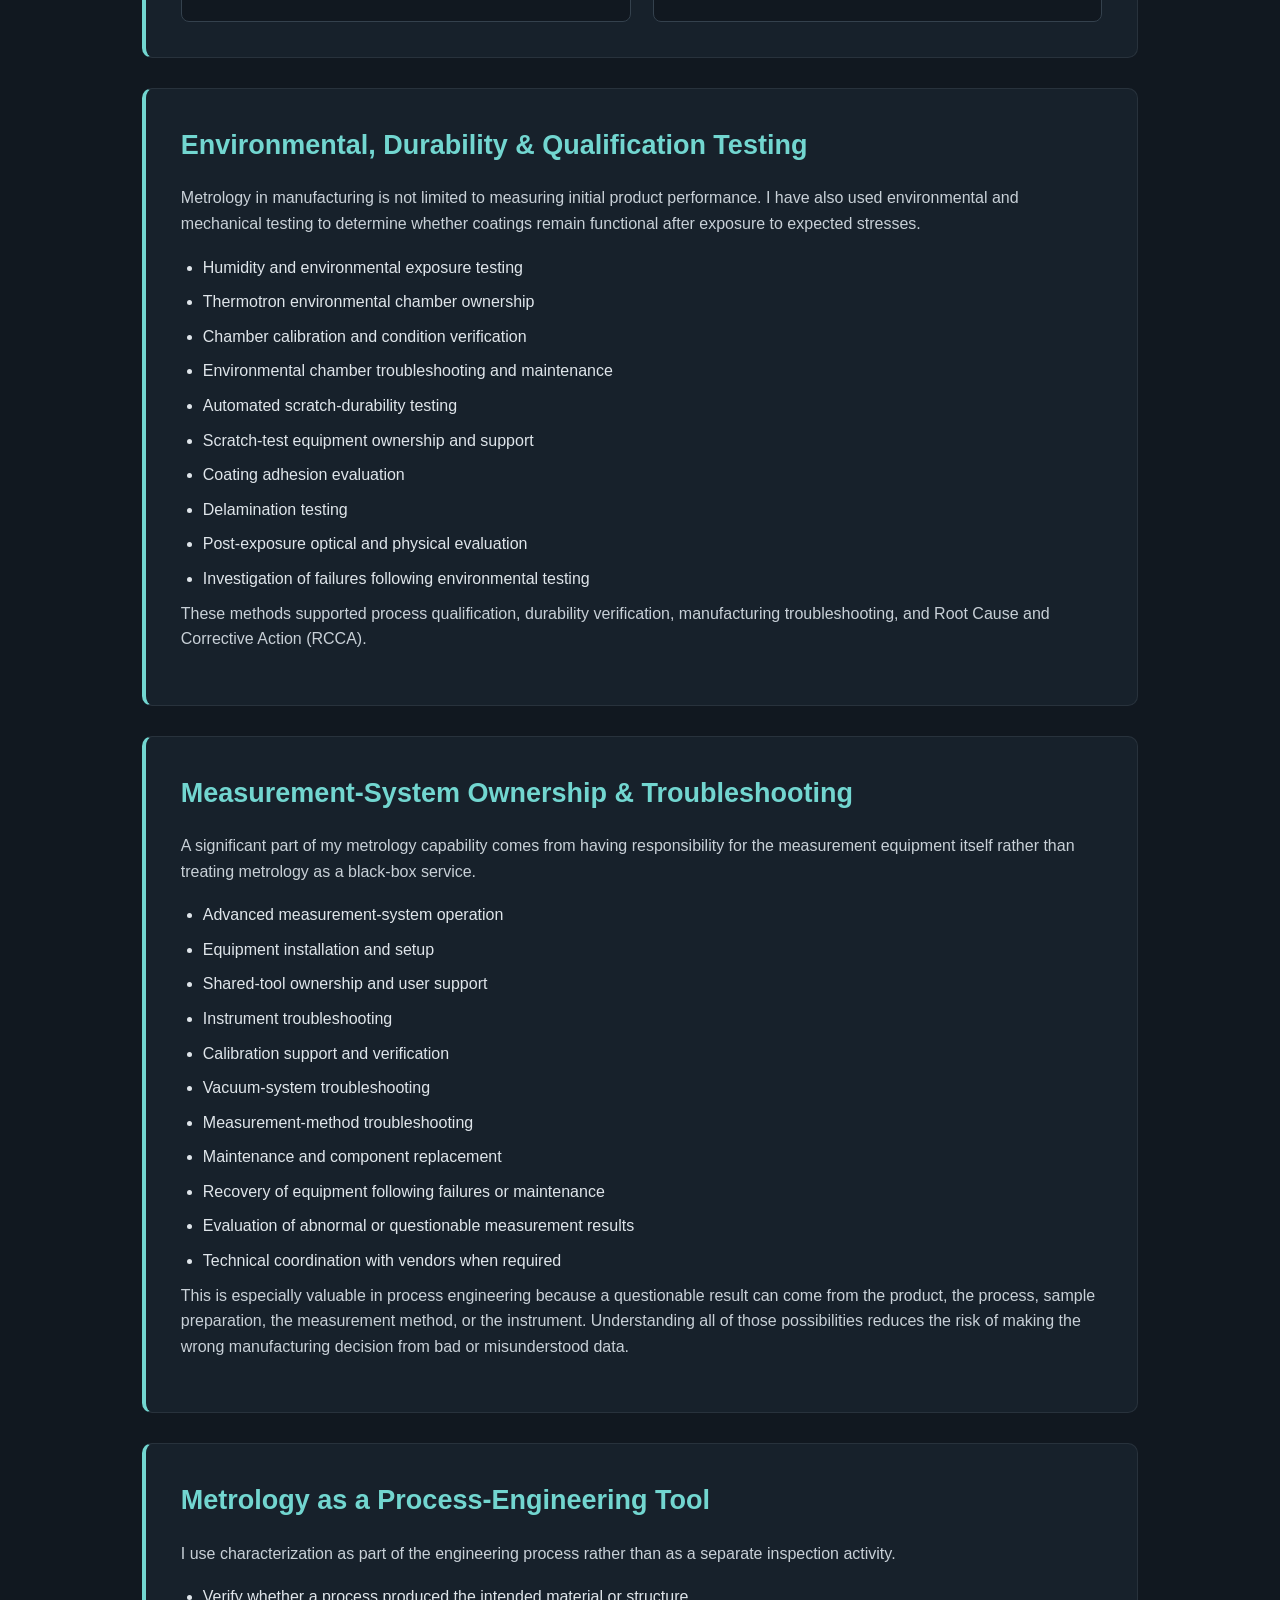
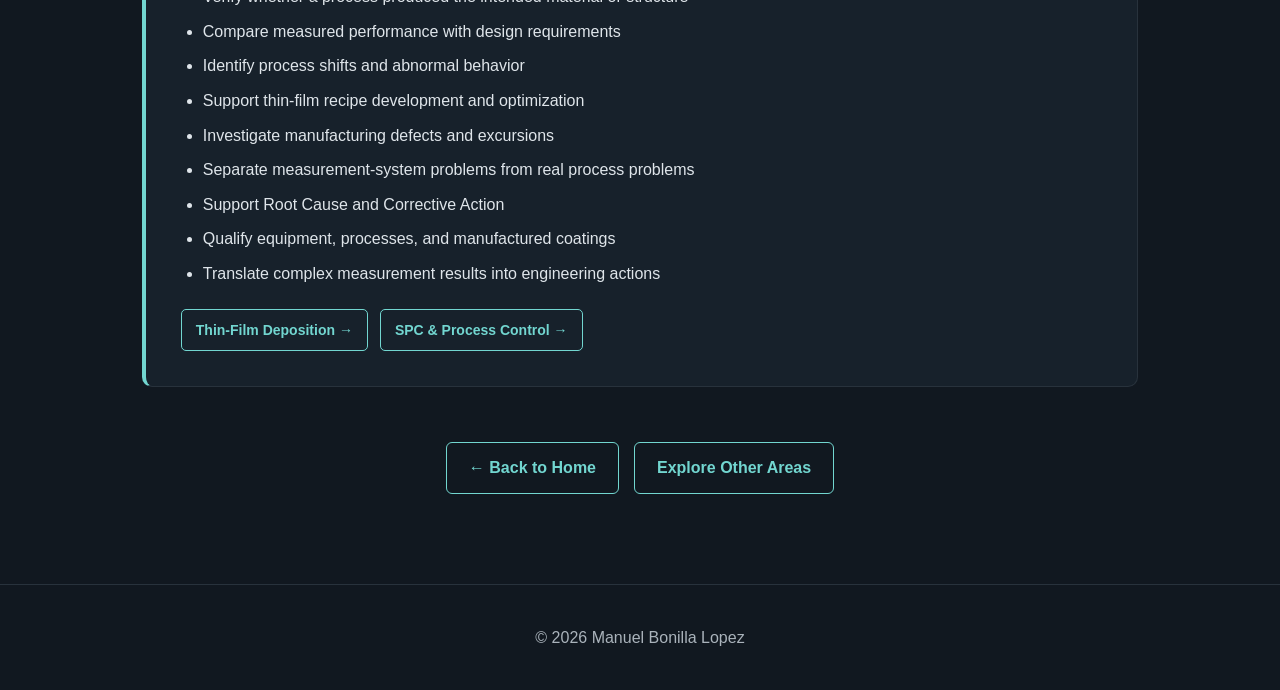
<file: metrology.html>
<!doctype html>
<html lang="en">

<head>
  <meta charset="utf-8">
  <meta name="viewport" content="width=device-width, initial-scale=1.0">

  <title>Metrology, Characterization &amp; Measurement Systems | Manuel Bonilla Lopez, Ph.D.</title>

  <meta
    name="description"
    content="Metrology, materials characterization, spectroscopy, atomic-scale microscopy, electrical measurements, optical metrology, environmental testing, and measurement-system expertise."
  >

  <style>

    /* =========================================================
       GLOBAL
    ========================================================= */

    * {
      box-sizing: border-box;
      margin: 0;
      padding: 0;
    }

    html {
      scroll-behavior: smooth;
    }

    body {
      font-family: Arial, Helvetica, sans-serif;
      background: #111820;
      color: white;
      line-height: 1.6;
    }


    /* =========================================================
       STICKY HEADER
    ========================================================= */

    .sticky-shell {
      position: sticky;
      top: 0;
      z-index: 1000;
      background: #111820;
    }

    header {
      display: flex;
      justify-content: space-between;
      align-items: center;
      padding: 22px 7%;
      background: #111820;
      border-bottom: 1px solid #28323c;
    }

    .name {
      font-size: 22px;
      font-weight: bold;
      white-space: nowrap;
    }

    nav {
      display: flex;
      align-items: center;
      gap: 28px;
    }

    nav a {
      color: white;
      text-decoration: none;
      font-size: 15px;
      transition: color .2s ease;
    }

    nav a:hover {
      color: #72d6d0;
    }

    .page-bar {
      background: #151f28;
      color: #72d6d0;
      text-align: center;
      font-size: 13px;
      font-weight: bold;
      letter-spacing: 1.8px;
      text-transform: uppercase;
      padding: 8px 20px;
      border-bottom: 1px solid #28323c;
    }


    /* =========================================================
       HERO
    ========================================================= */

    .hero {
      max-width: 1200px;
      margin: auto;
      padding: 55px 6% 50px;
    }

    .hero h1 {
      font-size: 46px;
      line-height: 1.15;
      text-align: center;
      max-width: 1000px;
      margin: 0 auto 42px;
    }

    .hero-grid {
      display: grid;
      grid-template-columns: 0.9fr 1.1fr;
      gap: 45px;
      align-items: stretch;
    }

    .hero-text {
      display: flex;
      flex-direction: column;
      justify-content: center;
    }

    .hero-text p {
      font-size: 18px;
      line-height: 1.7;
      color: #c8d0d7;
      margin-bottom: 22px;
    }

    .hero-summary {
      color: #e4eaee;
      font-size: 17px;
      line-height: 1.7;
    }

    .hero-image {
      display: flex;
      align-items: stretch;
      justify-content: center;
    }

    .hero-image img {
      width: 100%;
      height: 100%;
      min-height: 340px;
      object-fit: contain;
      display: block;
      background: white;
      border-radius: 10px;
      border: 1px solid #34414d;
    }


    /* =========================================================
       MAIN
    ========================================================= */

    main {
      max-width: 1150px;
      margin: auto;
      padding: 0 6% 80px;
    }


    /* =========================================================
       CAPABILITY CARDS
    ========================================================= */

    .capability-grid {
      display: grid;
      grid-template-columns: repeat(3, 1fr);
      gap: 20px;
      margin-bottom: 30px;
    }

    .capability {
      background: #17212b;
      border: 1px solid #28323c;
      border-top: 3px solid #72d6d0;
      border-radius: 10px;
      padding: 28px;
    }

    .capability h3 {
      color: #72d6d0;
      margin-bottom: 12px;
      font-size: 20px;
    }

    .capability p {
      color: #c8d0d7;
      font-size: 15px;
    }

    .impact-grid {
      display: grid;
      grid-template-columns: repeat(3, 1fr);
      gap: 18px;
      margin-top: 24px;
    }

    .impact-card {
      background: #111820;
      border: 1px solid #34414d;
      border-radius: 8px;
      padding: 22px;
    }

    .impact-value {
      display: block;
      color: #72d6d0;
      font-size: 23px;
      font-weight: bold;
      line-height: 1.2;
      margin-bottom: 10px;
    }

    .impact-card p {
      font-size: 14px;
      margin-bottom: 0;
    }


    /* =========================================================
       CONTENT SECTIONS
    ========================================================= */

    .section {
      background: #17212b;
      border: 1px solid #28323c;
      border-left: 4px solid #72d6d0;
      border-radius: 10px;
      padding: 35px;
      margin-bottom: 30px;
    }

    .section h2 {
      color: #72d6d0;
      font-size: 27px;
      margin-bottom: 18px;
    }

    .section h3 {
      color: white;
      font-size: 20px;
      margin-top: 24px;
      margin-bottom: 12px;
    }

    .section p {
      color: #c8d0d7;
      margin-bottom: 18px;
    }

    .section ul {
      padding-left: 22px;
    }

    .section li {
      margin-bottom: 9px;
      color: #dfe5ea;
    }

    .small {
      font-size: 14px;
      color: #aab3bb;
    }


    /* =========================================================
       TECHNIQUE GRID
    ========================================================= */

    .technique-grid {
      display: grid;
      grid-template-columns: repeat(2, 1fr);
      gap: 22px;
      margin-top: 25px;
    }

    .technique-card {
      background: #111820;
      border: 1px solid #34414d;
      border-radius: 8px;
      padding: 22px;
    }

    .technique-card h3 {
      color: #72d6d0;
      margin: 0 0 12px 0;
      font-size: 20px;
    }

    .technique-card p {
      font-size: 15px;
      margin-bottom: 0;
    }


    /* =========================================================
       RELATED LINKS
    ========================================================= */

    .related-links {
      display: flex;
      flex-wrap: wrap;
      gap: 12px;
      margin-top: 22px;
    }

    .related-links a {
      display: inline-block;
      border: 1px solid #72d6d0;
      color: #72d6d0;
      padding: 9px 14px;
      border-radius: 5px;
      text-decoration: none;
      font-size: 14px;
      font-weight: bold;
    }

    .related-links a:hover {
      background: #72d6d0;
      color: #111820;
    }


    /* =========================================================
       PAGE NAVIGATION
    ========================================================= */

    .page-navigation {
      display: flex;
      justify-content: center;
      gap: 15px;
      flex-wrap: wrap;
      margin: 55px 0 10px;
    }

    .page-navigation a {
      display: inline-block;
      text-decoration: none;
      color: #72d6d0;
      border: 1px solid #72d6d0;
      border-radius: 6px;
      padding: 12px 22px;
      font-weight: bold;
      transition: all .2s ease;
    }

    .page-navigation a:hover {
      background: #72d6d0;
      color: #111820;
    }


    /* =========================================================
       FOOTER
    ========================================================= */

    footer {
      text-align: center;
      padding: 40px;
      border-top: 1px solid #28323c;
      color: #aab3bb;
    }


    /* =========================================================
       RESPONSIVE
    ========================================================= */

    @media (max-width: 900px) {

      .hero-grid,
      .capability-grid,
      .impact-grid,
      .technique-grid {
        grid-template-columns: 1fr;
      }

      .hero h1 {
        font-size: 38px;
      }

      .hero-image img {
        min-height: auto;
      }

    }

    @media (max-width: 700px) {

      header {
        flex-direction: column;
        gap: 15px;
        padding: 16px 5%;
      }

      nav {
        gap: 16px;
        flex-wrap: wrap;
        justify-content: center;
      }

      .name {
        font-size: 20px;
      }

      .page-bar {
        font-size: 11px;
      }

      .hero {
        padding-top: 38px;
      }

      .hero h1 {
        font-size: 32px;
        margin-bottom: 30px;
      }

      .section {
        padding: 25px;
      }

    }

  </style>
</head>


<body>


<!-- =========================================================
     STICKY HEADER
========================================================= -->

<div class="sticky-shell">

  <header>

    <div class="name">
      Manuel Bonilla Lopez, Ph.D.
    </div>

    <nav>
      <a href="index.html">Home</a>
      <a href="index.html#projects">Explore Areas</a>
      <a href="Manuel%20Bonilla%20Lopez%20PhD%20Master%20Resume.pdf">Master Resume</a>
      <a href="contact.html">Contact</a>
    </nav>

  </header>

  <div class="page-bar">
    Metrology, Characterization &amp; Measurement Systems
  </div>

</div>


<!-- =========================================================
     HERO
========================================================= -->

<section class="hero">

  <h1>
    Metrology, Materials Characterization &amp; Measurement Systems
  </h1>

  <div class="hero-grid">

    <div class="hero-text">

      <p>
        I use metrology to connect process conditions with material,
        device, optical, and manufacturing performance.
      </p>

      <div class="hero-summary">
        My characterization experience spans electrical measurements,
        spectroscopy, atomic-scale microscopy, optical metrology,
        physical-property measurements, environmental testing, and
        durability evaluation — supported by hands-on experience
        operating, troubleshooting, maintaining, and calibrating
        advanced measurement systems. This depth now supports my work as
        an Manager, IPT Lead, and CAM, where credible technical
        decisions depend on knowing what the data proves, what it does not,
        and what additional evidence is required.
      </div>

    </div>


    <div class="hero-image">

      <img
        src="assets/img/metrology.jpg"
        alt="Advanced metrology and materials characterization"
      >

    </div>

  </div>

</section>


<main>


<!-- =========================================================
     CAPABILITY CARDS
========================================================= -->

<div class="capability-grid">

  <div class="capability">

    <h3>Advanced Characterization</h3>

    <p>
      Electronic structure, surface chemistry, atomic-scale imaging,
      electrical properties, optical performance, and material behavior.
    </p>

  </div>


  <div class="capability">

    <h3>Measurement-System Expertise</h3>

    <p>
      Tool operation, installation, maintenance, calibration,
      troubleshooting, recovery, and technical support.
    </p>

  </div>


  <div class="capability">

    <h3>Manufacturing Decision Support</h3>

    <p>
      Using measurement data to develop processes, investigate failures,
      qualify products, control manufacturing, and verify performance.
    </p>

  </div>

</div>


<!-- =========================================================
     SELECTED SCOPE
========================================================= -->

<section class="section">

  <h2>Selected Measurement Scope</h2>

  <div class="impact-grid">

    <div class="impact-card">
      <span class="impact-value">Since 2008</span>
      <p>Measurement experience across nanotechnology research, semiconductor devices, optical coatings, and manufacturing support.</p>
    </div>

    <div class="impact-card">
      <span class="impact-value">Atomic Scale → Production</span>
      <p>Atomic-resolution imaging and electronic structure through production inspection, qualification, and environmental testing.</p>
    </div>

    <div class="impact-card">
      <span class="impact-value">Instrument + Interpretation</span>
      <p>Operating and troubleshooting measurement systems while translating results into technical and manufacturing decisions.</p>
    </div>

  </div>

</section>





<!-- =========================================================
     EXPERIENCE INTRODUCTION
========================================================= -->

<section class="section">

  <h2>Metrology &amp; Characterization Experience</h2>

  <p>
    My metrology experience dates to 2008, beginning as a user of
    electrical, microscopy, and spectroscopy techniques and progressing
    into advanced surface-science characterization, atomic-scale
    measurements, shared-equipment ownership, and industrial
    manufacturing metrology.
  </p>

  <p>
    Over time, my role expanded from collecting measurements to becoming
    responsible for understanding the instruments themselves — operating,
    maintaining, troubleshooting, calibrating, and restoring equipment
    while also interpreting the underlying physics and connecting the
    measurement results to process performance.
  </p>

  <p>
    This combination allows me to approach metrology from three directions:
    the measurement technique, the measurement equipment, and the
    engineering problem the data is intended to solve.
  </p>

</section>


<!-- =========================================================
     SPECTROSCOPY
========================================================= -->

<section class="section">

  <h2>Surface Chemistry &amp; Electronic Structure Spectroscopy</h2>

  <p>
    I have extensive experience using photoelectron spectroscopy to
    characterize the chemical composition and electronic structure of
    surfaces, thin films, and interfaces.
  </p>


  <div class="technique-grid">


    <div class="technique-card">

      <h3>X-ray Photoelectron Spectroscopy (XPS)</h3>

      <p>
        Elemental composition, core-level analysis, chemical states,
        oxidation, contamination, chemical shifts, bonding environment,
        and surface/interface chemistry.
      </p>

    </div>


    <div class="technique-card">

      <h3>Ultraviolet Photoelectron Spectroscopy (UPS)</h3>

      <p>
        Valence-band structure, occupied electronic states,
        work-function-related measurements, energy levels,
        and electronic alignment.
      </p>

    </div>


    <div class="technique-card">

      <h3>Inverse Photoemission Spectroscopy (IPES)</h3>

      <p>
        Unoccupied electronic states, conduction-side electronic
        structure, band-gap determination, and combined occupied /
        unoccupied energy-level analysis.
      </p>

    </div>


    <div class="technique-card">

      <h3>Ultra-High-Vacuum Surface Analysis</h3>

      <p>
        Surface-sensitive measurements in Ultra-High Vacuum (UHV)
        environments, including sample preparation, vacuum-system
        operation, contamination control, and measurement troubleshooting.
      </p>

    </div>


  </div>

</section>


<!-- =========================================================
     STM / MORPHOLOGY
========================================================= -->

<section class="section">

  <h2>Atomic-Scale Imaging &amp; Surface Morphology</h2>

  <p>
    I have advanced experience characterizing thin-film surfaces from
    nanoscale morphology down to atomic-scale structure.
  </p>

  <ul>
    <li>Scanning Tunneling Microscopy (STM)</li>
    <li>Atomic-resolution surface imaging</li>
    <li>Scanning Tunneling Spectroscopy (STS)</li>
    <li>Local current-voltage measurements with atomic-scale spatial resolution</li>
    <li>Surface morphology and topography</li>
    <li>Atomic lattice and structural measurements</li>
    <li>Step-height and nanoscale dimensional measurements</li>
    <li>Identification of different surface phases and structures</li>
    <li>Correlation of thin-film growth conditions with resulting surface structure</li>
    <li>Atomic Force Microscopy (AFM)</li>
    <li>Scanning Electron Microscopy (SEM)</li>
    <li>Nanofiber and nanomaterial morphology characterization</li>
  </ul>

  <p>
    This capability is particularly useful for thin-film and
    semiconductor work because it connects process conditions with
    what physically formed on the surface rather than relying only
    on nominal recipe parameters.
  </p>

</section>


<!-- =========================================================
     ELECTRICAL
========================================================= -->

<section class="section">

  <h2>Electrical &amp; Electronic Device Characterization</h2>

  <p>
    My measurement background includes electrical characterization of
    semiconductor devices, nanomaterials, and transistor-based sensor structures.
  </p>

  <ul>
    <li>Current-voltage (I-V) characterization</li>
    <li>Transistor electrical measurements</li>
    <li>Diode characterization</li>
    <li>Open / short and continuity measurements</li>
    <li>Device-response measurements</li>
    <li>Electrical troubleshooting</li>
    <li>Sensor-response characterization</li>
    <li>Correlation of electrical behavior with material and process changes</li>
  </ul>

</section>


<!-- =========================================================
     OPTICAL
========================================================= -->

<section class="section">

  <h2>Optical Metrology &amp; Thin-Film Characterization</h2>

  <p>
    My industrial metrology experience includes optical characterization
    used throughout coating development, process qualification,
    troubleshooting, and production support.
  </p>

  <ul>
    <li>PerkinElmer LAMBDA spectrometers</li>
    <li>Fourier Transform Infrared (FTIR) spectroscopy</li>
    <li>J.A. Woollam M-200 spectroscopic ellipsometry</li>
    <li>J.A. Woollam VASE ellipsometry systems</li>
    <li>Transmission measurements</li>
    <li>Reflection measurements</li>
    <li>Thin-film thickness measurement</li>
    <li>Optical constants and material-property evaluation</li>
    <li>Absorption behavior</li>
    <li>Surface and interface roughness through optical modeling</li>
    <li>Spectral comparison between coating design and manufactured result</li>
    <li>Process trending and engineering troubleshooting</li>
  </ul>

  <p>
    I have also served as a technical backup for optical metrology,
    reviewing questionable results and helping determine whether abnormal
    data came from the coating, measurement method, calibration,
    software, or instrument performance.
  </p>

  <div class="related-links">
    <a href="optical.html">Optical Engineering &amp; Coatings →</a>
  </div>

</section>


<!-- =========================================================
     PHYSICAL PROPERTIES
========================================================= -->

<section class="section">

  <h2>Physical Property &amp; Materials Measurements</h2>

  <p>
    My broader materials-characterization experience also includes
    measurements used to evaluate physical properties beyond surface
    structure and optical performance.
  </p>

  <div class="technique-grid">


    <div class="technique-card">

      <h3>Magnetic Characterization</h3>

      <p>
        Physical Property Measurement System (PPMS) measurements
        for characterization of magnetic behavior in thin-film
        and research materials.
      </p>

    </div>


    <div class="technique-card">

      <h3>Thin-Film Structure &amp; Properties</h3>

      <p>
        Combining surface, electronic, optical, magnetic, and
        morphological measurements to understand relationships between
        material growth, structure, and resulting properties.
      </p>

    </div>


  </div>

</section>


<!-- =========================================================
     ENVIRONMENTAL
========================================================= -->

<section class="section">

  <h2>Environmental, Durability &amp; Qualification Testing</h2>

  <p>
    Metrology in manufacturing is not limited to measuring initial
    product performance. I have also used environmental and mechanical
    testing to determine whether coatings remain functional after exposure
    to expected stresses.
  </p>

  <ul>
    <li>Humidity and environmental exposure testing</li>
    <li>Thermotron environmental chamber ownership</li>
    <li>Chamber calibration and condition verification</li>
    <li>Environmental chamber troubleshooting and maintenance</li>
    <li>Automated scratch-durability testing</li>
    <li>Scratch-test equipment ownership and support</li>
    <li>Coating adhesion evaluation</li>
    <li>Delamination testing</li>
    <li>Post-exposure optical and physical evaluation</li>
    <li>Investigation of failures following environmental testing</li>
  </ul>

  <p>
    These methods supported process qualification, durability verification,
    manufacturing troubleshooting, and Root Cause and Corrective Action (RCCA).
  </p>

</section>


<!-- =========================================================
     TOOL / SME
========================================================= -->

<section class="section">

  <h2>Measurement-System Ownership &amp; Troubleshooting</h2>

  <p>
    A significant part of my metrology capability comes from having
    responsibility for the measurement equipment itself rather than
    treating metrology as a black-box service.
  </p>

  <ul>
    <li>Advanced measurement-system operation</li>
    <li>Equipment installation and setup</li>
    <li>Shared-tool ownership and user support</li>
    <li>Instrument troubleshooting</li>
    <li>Calibration support and verification</li>
    <li>Vacuum-system troubleshooting</li>
    <li>Measurement-method troubleshooting</li>
    <li>Maintenance and component replacement</li>
    <li>Recovery of equipment following failures or maintenance</li>
    <li>Evaluation of abnormal or questionable measurement results</li>
    <li>Technical coordination with vendors when required</li>
  </ul>

  <p>
    This is especially valuable in process engineering because a
    questionable result can come from the product, the process,
    sample preparation, the measurement method, or the instrument.
    Understanding all of those possibilities reduces the risk of
    making the wrong manufacturing decision from bad or misunderstood data.
  </p>

</section>


<!-- =========================================================
     MANUFACTURING USE
========================================================= -->

<section class="section">

  <h2>Metrology as a Process-Engineering Tool</h2>

  <p>
    I use characterization as part of the engineering process rather
    than as a separate inspection activity.
  </p>

  <ul>
    <li>Verify whether a process produced the intended material or structure</li>
    <li>Compare measured performance with design requirements</li>
    <li>Identify process shifts and abnormal behavior</li>
    <li>Support thin-film recipe development and optimization</li>
    <li>Investigate manufacturing defects and excursions</li>
    <li>Separate measurement-system problems from real process problems</li>
    <li>Support Root Cause and Corrective Action</li>
    <li>Qualify equipment, processes, and manufactured coatings</li>
    <li>Translate complex measurement results into engineering actions</li>
  </ul>

  <div class="related-links">
    <a href="deposition.html">Thin-Film Deposition →</a>
    <a href="spc.html">SPC &amp; Process Control →</a>
  </div>

</section>


<!-- =========================================================
     PAGE NAVIGATION
========================================================= -->

<div class="page-navigation">

  <a href="index.html">
    ← Back to Home
  </a>

  <a href="index.html#projects">
    Explore Other Areas
  </a>

</div>


</main>


<footer>
  © <span id="year"></span> Manuel Bonilla Lopez
</footer>


<script>
  document.getElementById("year").textContent =
    new Date().getFullYear();
</script>


</body>
</html>
</file>
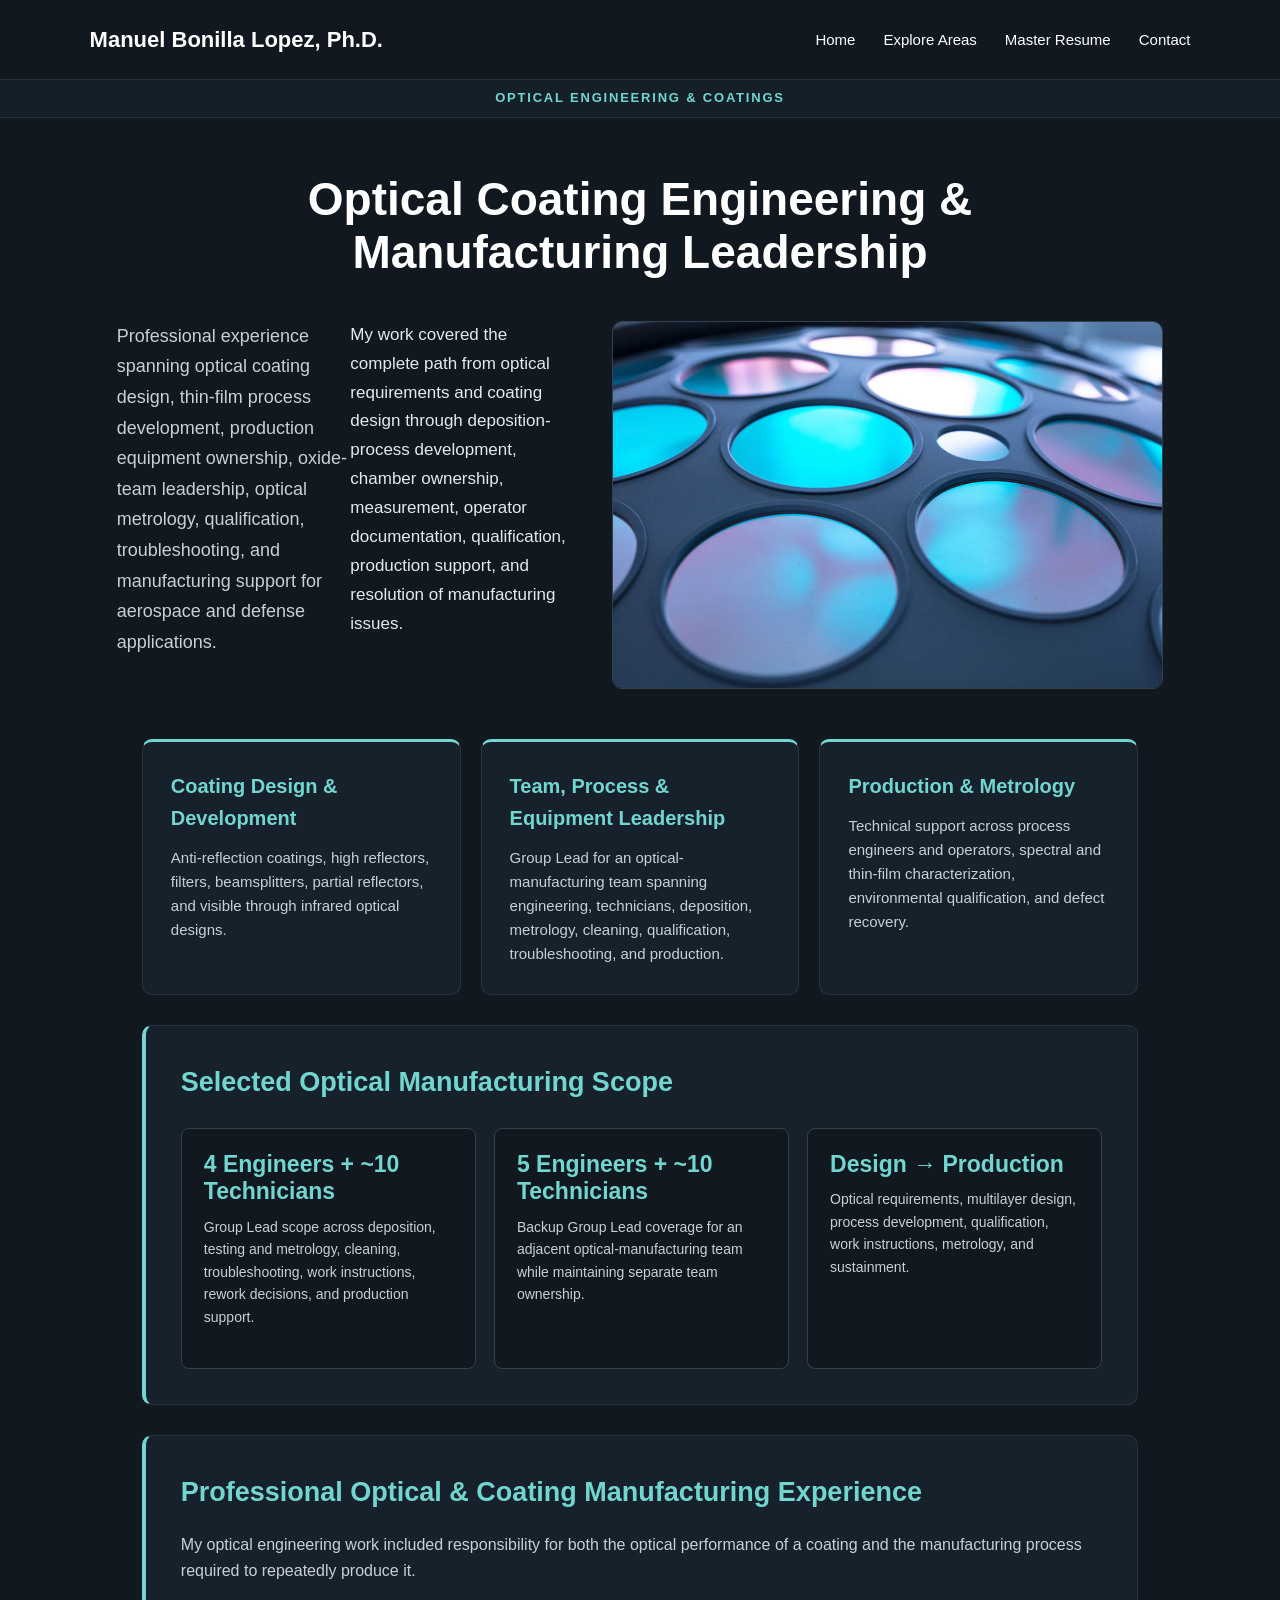
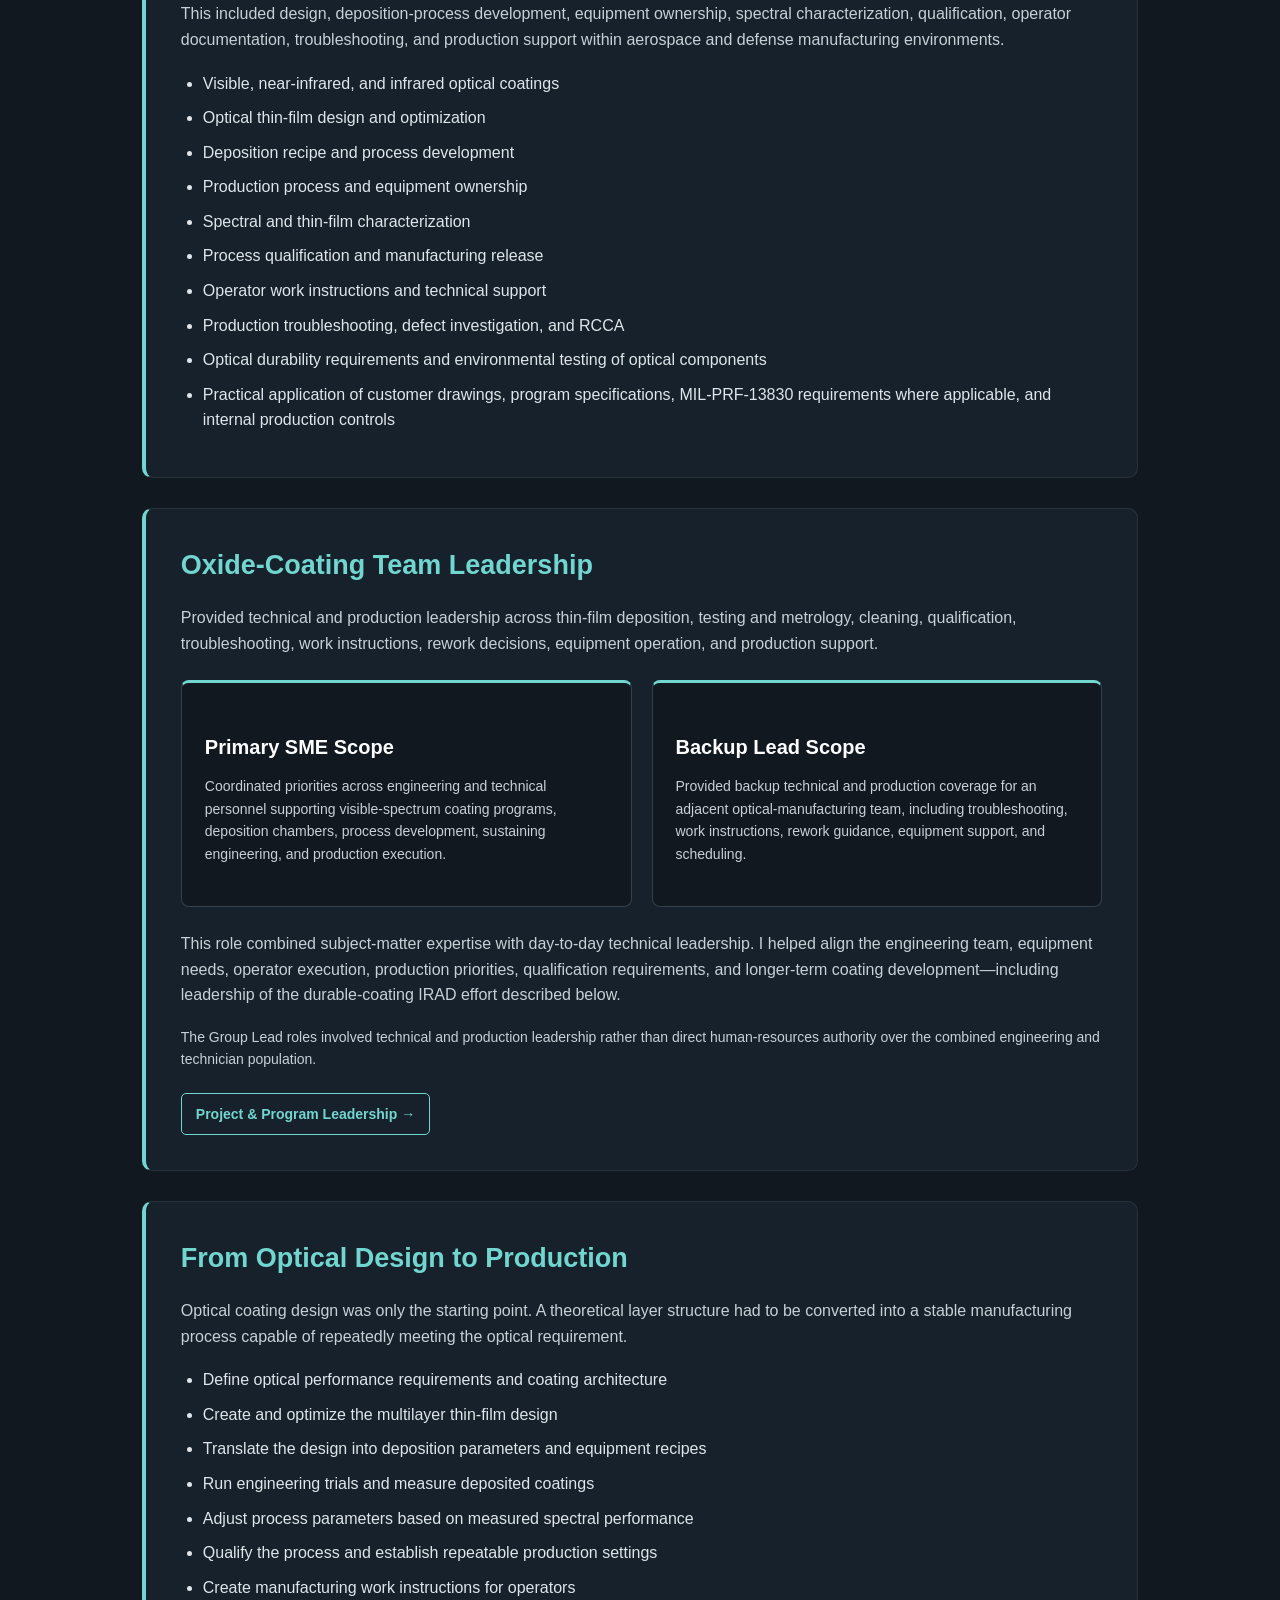
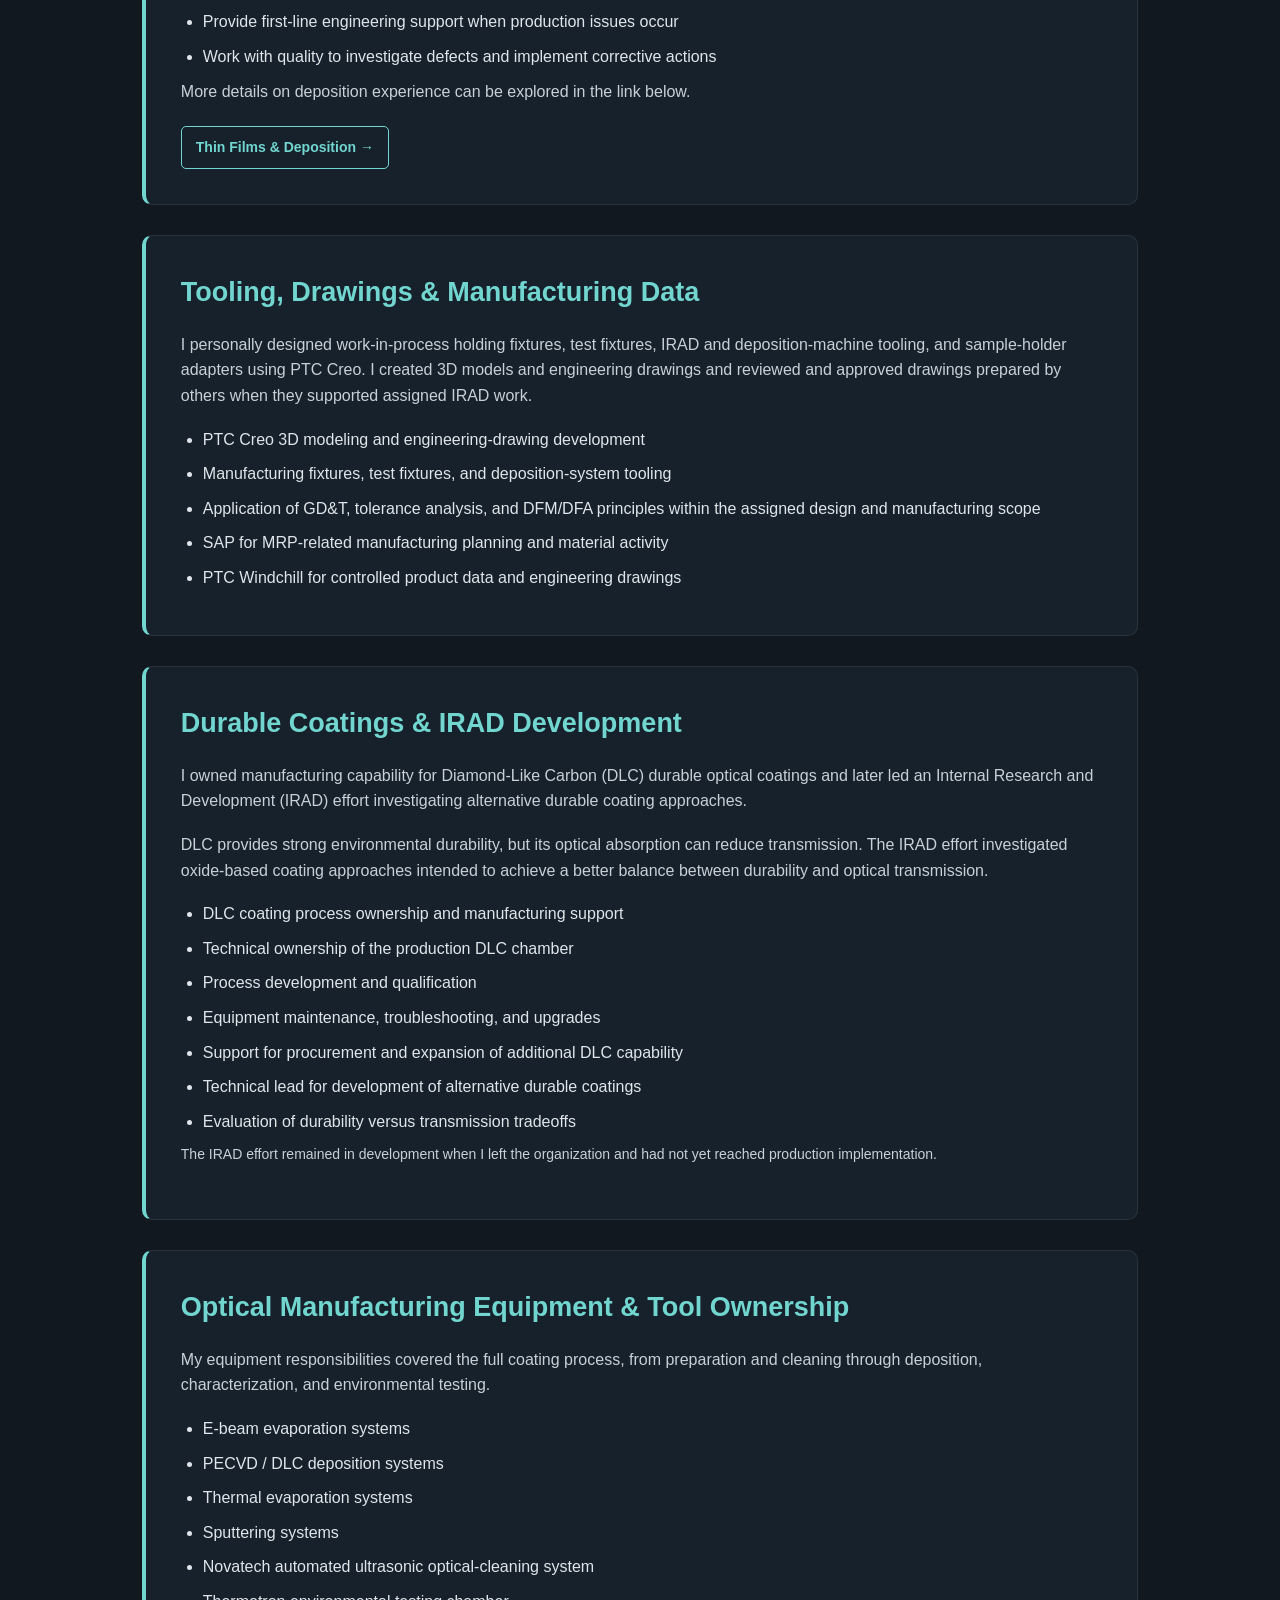
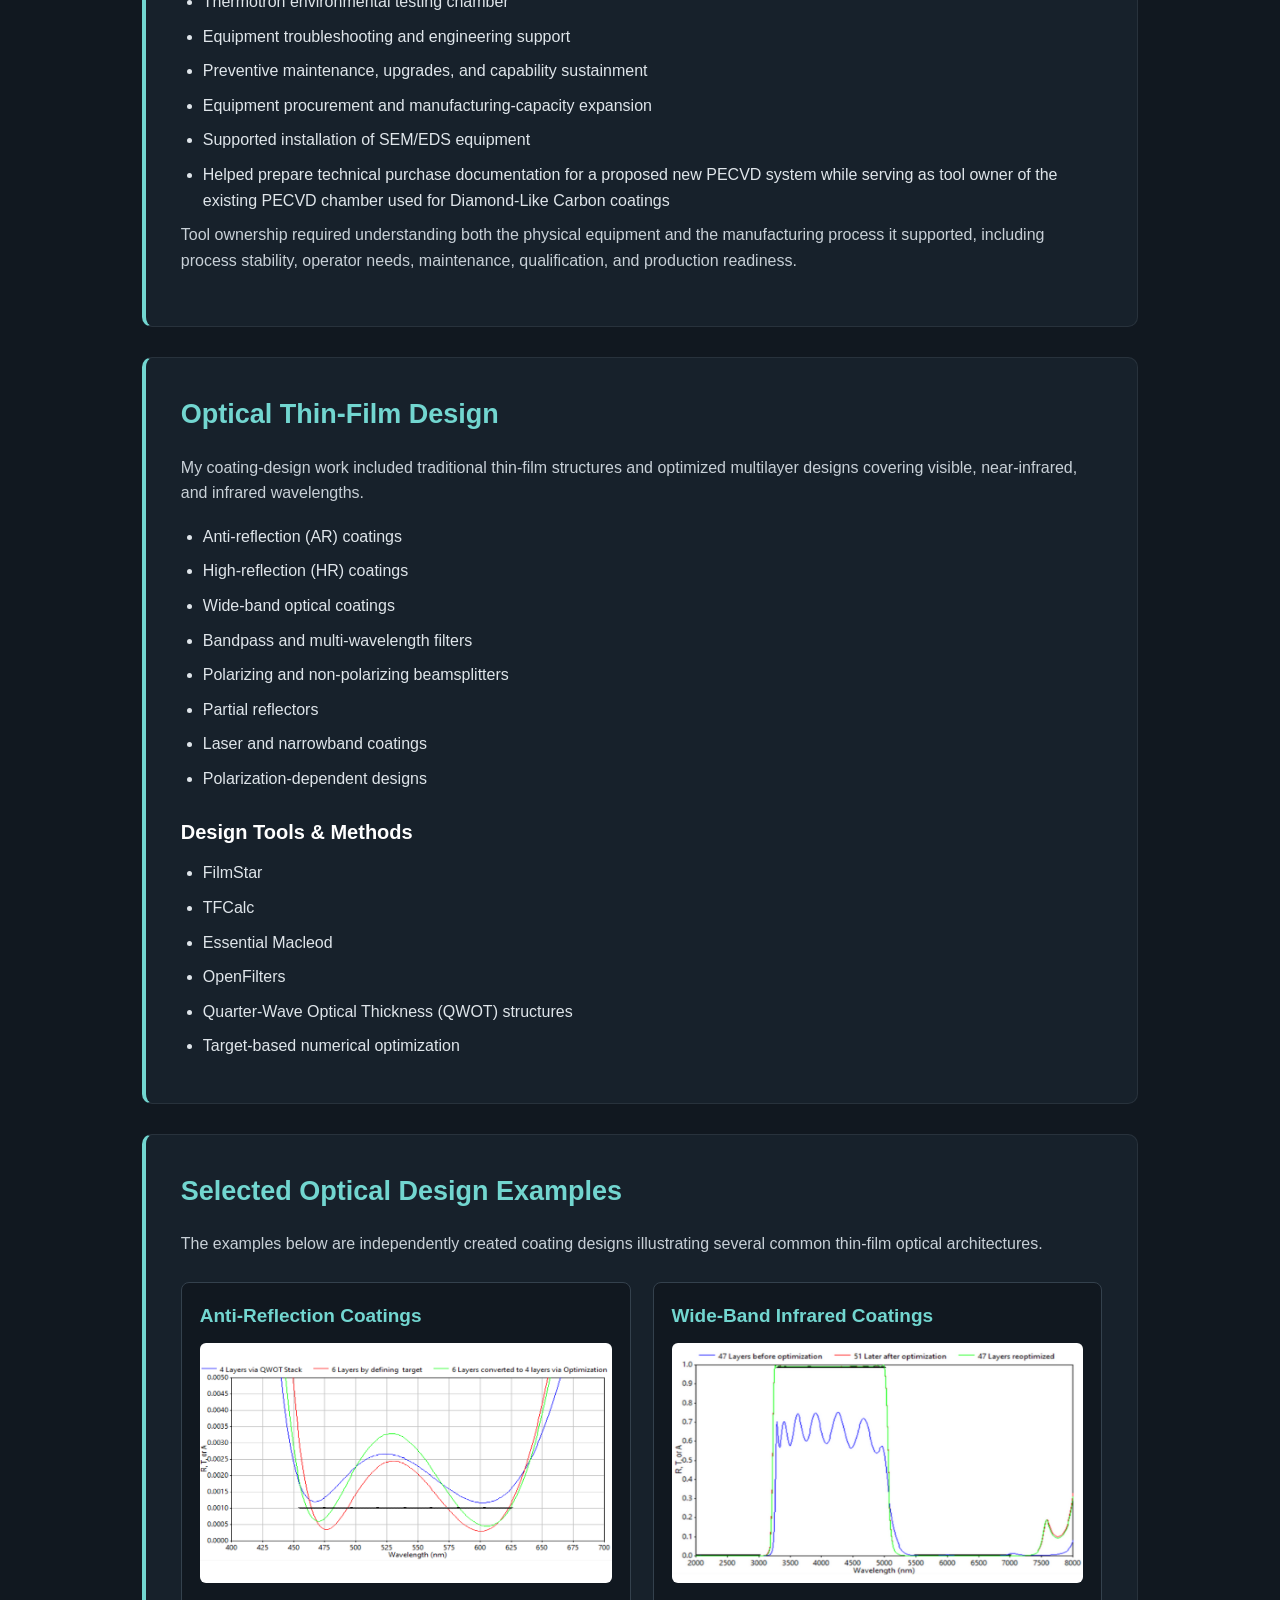
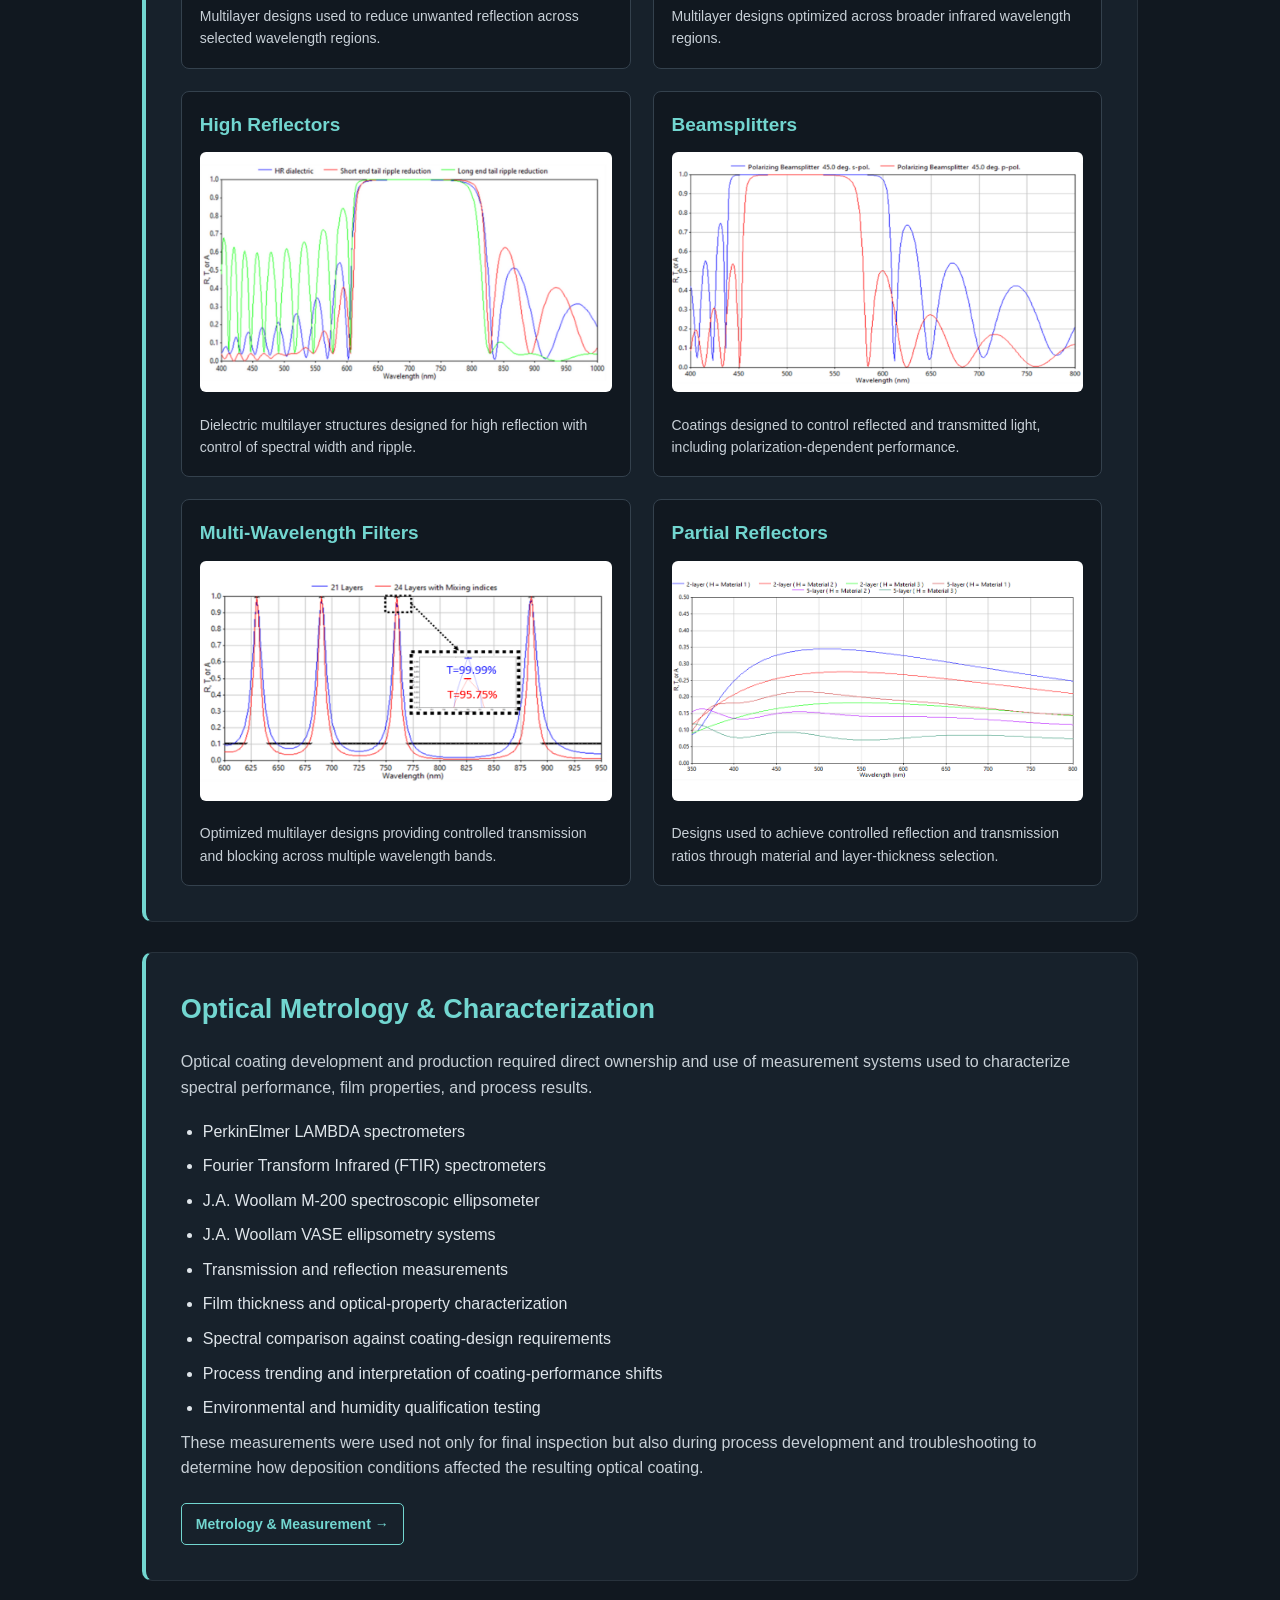
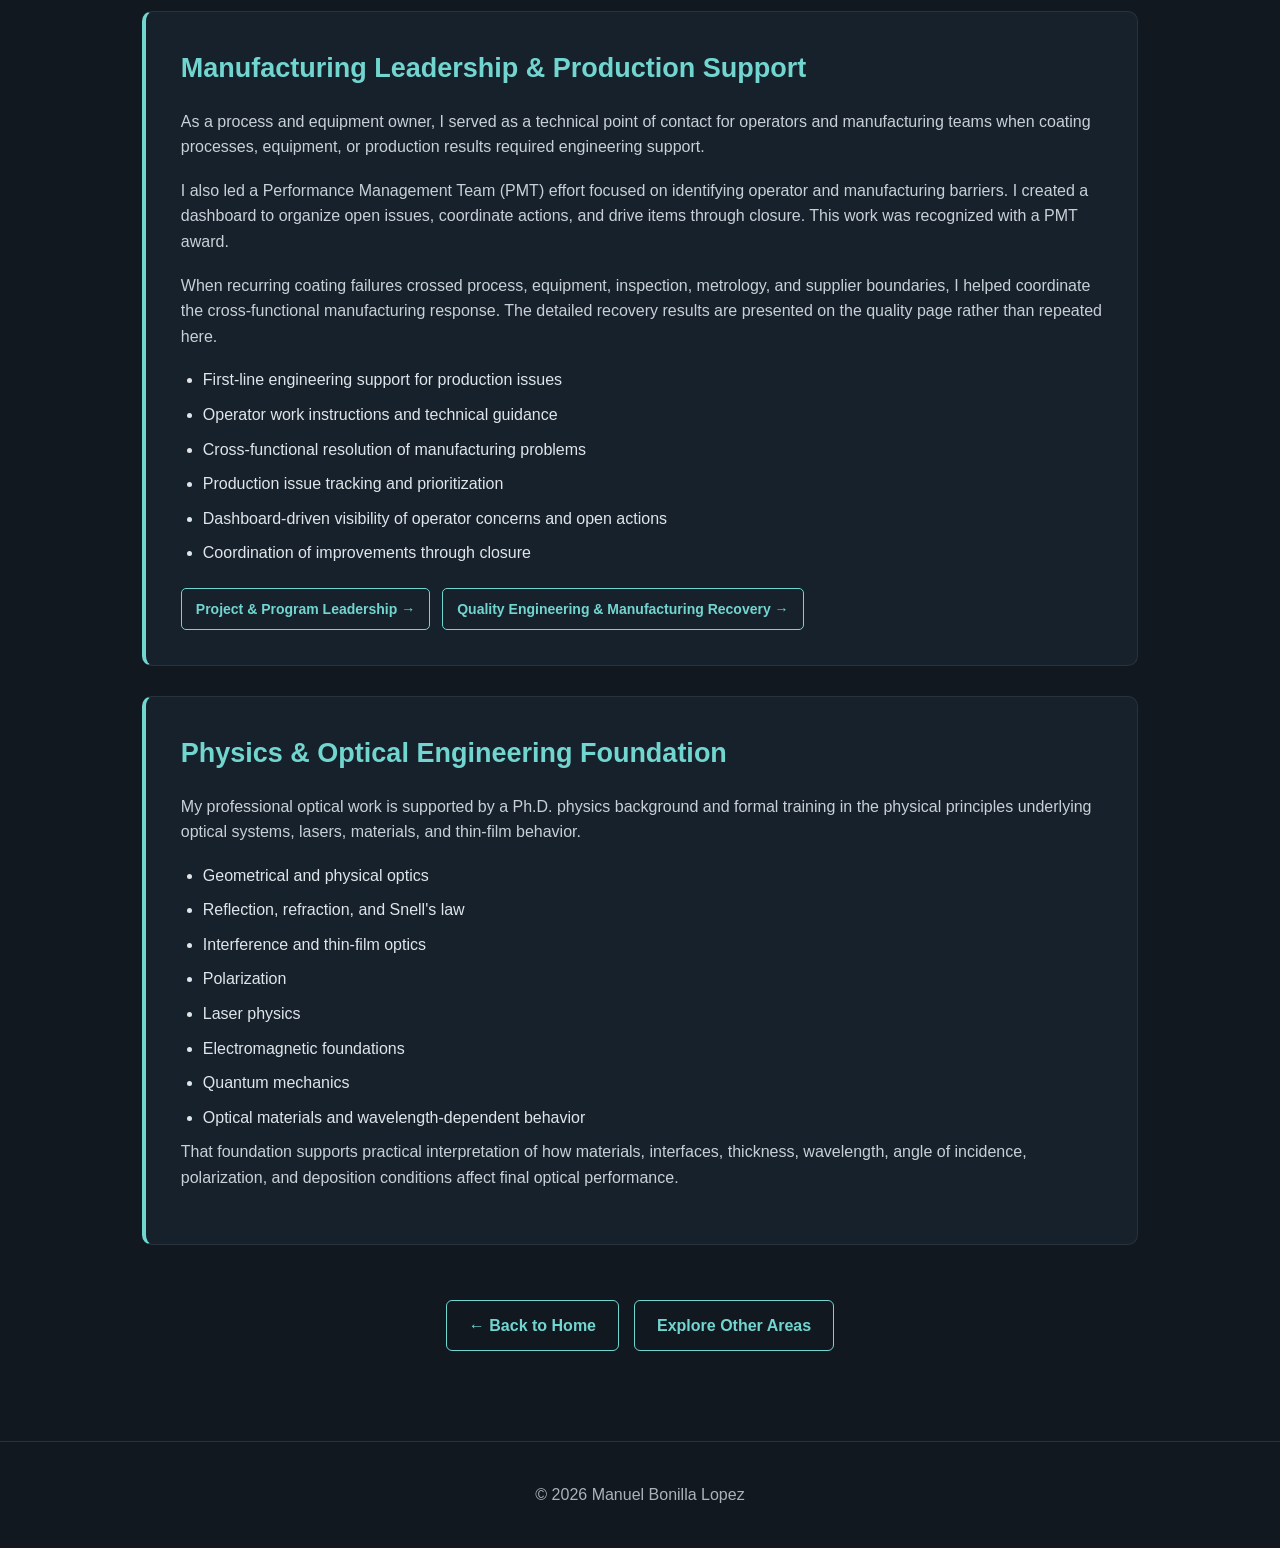
<file: optical.html>
<!doctype html>
<html lang="en">

<head>
  <meta charset="utf-8">
  <meta name="viewport" content="width=device-width, initial-scale=1.0">

  <title>Optical Coating Engineering &amp; Manufacturing Leadership | Manuel Bonilla Lopez, Ph.D.</title>

  <meta
    name="description"
    content="Optical coating engineering, oxide-team leadership, thin-film design, process development, durable-coating IRAD, manufacturing equipment ownership, metrology, and production support."
  >

  <style>

    /* =========================================================
       GLOBAL
    ========================================================= */

    * {
      box-sizing: border-box;
      margin: 0;
      padding: 0;
    }

    html {
      scroll-behavior: smooth;
    }

    body {
      font-family: Arial, Helvetica, sans-serif;
      background: #111820;
      color: white;
      line-height: 1.6;
    }


    /* =========================================================
       STICKY HEADER
    ========================================================= */

    .sticky-shell {
      position: sticky;
      top: 0;
      z-index: 1000;
      background: #111820;
    }

    header {
      display: flex;
      justify-content: space-between;
      align-items: center;
      padding: 22px 7%;
      background: #111820;
      border-bottom: 1px solid #28323c;
    }

    .name {
      font-size: 22px;
      font-weight: bold;
      white-space: nowrap;
    }

    nav {
      display: flex;
      align-items: center;
      gap: 28px;
    }

    nav a {
      color: white;
      text-decoration: none;
      font-size: 15px;
      transition: color .2s ease;
    }

    nav a:hover {
      color: #72d6d0;
    }

    .page-bar {
      background: #151f28;
      color: #72d6d0;
      text-align: center;
      font-size: 13px;
      font-weight: bold;
      letter-spacing: 1.8px;
      text-transform: uppercase;
      padding: 8px 20px;
      border-bottom: 1px solid #28323c;
    }


    /* =========================================================
       HERO
    ========================================================= */

    .hero {
      max-width: 1200px;
      margin: auto;
      padding: 55px 6% 50px;
    }

    .hero h1 {
      font-size: 46px;
      line-height: 1.15;
      text-align: center;
      max-width: 950px;
      margin: 0 auto 42px;
    }

    .hero-grid {
      display: grid;
      grid-template-columns: 0.9fr 1.1fr;
      gap: 45px;
      align-items: stretch;
    }

    .hero-text {
      display: flex;
      flex-ion: column;
      justify-content: center;
    }

    .hero-text p {
      font-size: 18px;
      line-height: 1.7;
      color: #c8d0d7;
      margin-bottom: 22px;
    }

    .hero-summary {
      color: #e4eaee;
      font-size: 17px;
      line-height: 1.7;
    }

    .hero-image {
      display: flex;
      align-items: stretch;
      justify-content: center;
    }

    .hero-image img {
      width: 100%;
      height: 100%;
      min-height: 340px;
      object-fit: cover;
      display: block;
      border-radius: 10px;
      border: 1px solid #34414d;
    }


    /* =========================================================
       MAIN
    ========================================================= */

    main {
      max-width: 1150px;
      margin: auto;
      padding: 0 6% 80px;
    }


    /* =========================================================
       CAPABILITY CARDS
    ========================================================= */

    .capability-grid {
      display: grid;
      grid-template-columns: repeat(3, 1fr);
      gap: 20px;
      margin-bottom: 30px;
    }

    .capability {
      background: #17212b;
      border: 1px solid #28323c;
      border-top: 3px solid #72d6d0;
      border-radius: 10px;
      padding: 28px;
    }

    .capability h3 {
      color: #72d6d0;
      margin-bottom: 12px;
      font-size: 20px;
    }

    .capability p {
      color: #c8d0d7;
      font-size: 15px;
    }

    .impact-grid {
      display: grid;
      grid-template-columns: repeat(3, 1fr);
      gap: 18px;
      margin-top: 24px;
    }

    .impact-card {
      background: #111820;
      border: 1px solid #34414d;
      border-radius: 8px;
      padding: 22px;
    }

    .impact-value {
      display: block;
      color: #72d6d0;
      font-size: 23px;
      font-weight: bold;
      line-height: 1.2;
      margin-bottom: 10px;
    }

    .impact-card p {
      font-size: 14px;
      margin-bottom: 0;
    }

    .team-grid {
      display: grid;
      grid-template-columns: repeat(2, 1fr);
      gap: 20px;
      margin: 24px 0;
    }

    .team-card {
      background: #111820;
      border: 1px solid #34414d;
      border-top: 3px solid #72d6d0;
      border-radius: 8px;
      padding: 23px;
    }

    .team-card h3 {
      color: #72d6d0;
      font-size: 19px;
      margin: 0 0 11px;
    }

    .team-card p {
      font-size: 14px;
      margin-bottom: 0;
    }


    /* =========================================================
       CONTENT SECTIONS
    ========================================================= */

    .section {
      background: #17212b;
      border: 1px solid #28323c;
      border-left: 4px solid #72d6d0;
      border-radius: 10px;
      padding: 35px;
      margin-bottom: 30px;
    }

    .section h2 {
      color: #72d6d0;
      font-size: 27px;
      margin-bottom: 18px;
    }

    .section h3 {
      color: white;
      font-size: 20px;
      margin-top: 25px;
      margin-bottom: 12px;
    }

    .section p {
      color: #c8d0d7;
      margin-bottom: 18px;
    }

    .section ul {
      padding-left: 22px;
    }

    .section li {
      margin-bottom: 9px;
      color: #dfe5ea;
    }

    .small {
      font-size: 14px;
      color: #aab3bb;
    }


    /* =========================================================
       DESIGN GRID
    ========================================================= */

    .design-grid {
      display: grid;
      grid-template-columns: repeat(2, 1fr);
      gap: 22px;
      margin-top: 25px;
    }

    .design-card {
      background: #111820;
      border: 1px solid #34414d;
      border-radius: 8px;
      padding: 18px;
    }

    .design-card h3 {
      color: #72d6d0;
      font-size: 19px;
      margin: 0 0 12px 0;
    }

    .design-card img {
      width: 100%;
      height: 240px;
      object-fit: contain;
      background: white;
      border-radius: 6px;
      margin-bottom: 14px;
    }

    .design-card p {
      font-size: 14px;
      margin-bottom: 0;
    }


    /* =========================================================
       RELATED LINKS
    ========================================================= */

    .related-links {
      display: flex;
      flex-wrap: wrap;
      gap: 12px;
      margin-top: 22px;
    }

    .related-links a {
      display: inline-block;
      border: 1px solid #72d6d0;
      color: #72d6d0;
      padding: 9px 14px;
      border-radius: 5px;
      text-decoration: none;
      font-size: 14px;
      font-weight: bold;
    }

    .related-links a:hover {
      background: #72d6d0;
      color: #111820;
    }


    /* =========================================================
       PAGE NAVIGATION
    ========================================================= */

    .page-navigation {
      display: flex;
      justify-content: center;
      gap: 15px;
      flex-wrap: wrap;
      margin: 55px 0 10px;
    }

    .page-navigation a {
      display: inline-block;
      text-decoration: none;
      color: #72d6d0;
      border: 1px solid #72d6d0;
      border-radius: 6px;
      padding: 12px 22px;
      font-weight: bold;
      transition: all .2s ease;
    }

    .page-navigation a:hover {
      background: #72d6d0;
      color: #111820;
    }


    /* =========================================================
       FOOTER
    ========================================================= */

    footer {
      text-align: center;
      padding: 40px;
      border-top: 1px solid #28323c;
      color: #aab3bb;
    }


    /* =========================================================
       RESPONSIVE
    ========================================================= */

    @media (max-width: 900px) {

      .hero-grid {
        grid-template-columns: 1fr;
      }

      .hero h1 {
        font-size: 38px;
      }

      .hero-image img {
        min-height: auto;
      }

      .capability-grid,
      .impact-grid,
      .team-grid {
        grid-template-columns: 1fr;
      }

      .design-grid {
        grid-template-columns: 1fr;
      }

    }

    @media (max-width: 700px) {

      header {
        flex-ion: column;
        gap: 15px;
        padding: 16px 5%;
      }

      nav {
        gap: 16px;
        flex-wrap: wrap;
        justify-content: center;
      }

      .name {
        font-size: 20px;
      }

      .page-bar {
        font-size: 11px;
      }

      .hero {
        padding-top: 38px;
      }

      .hero h1 {
        font-size: 32px;
        margin-bottom: 30px;
      }

      .section {
        padding: 25px;
      }

    }

  </style>
</head>


<body>


<!-- =========================================================
     STICKY HEADER
========================================================= -->

<div class="sticky-shell">

  <header>

    <div class="name">
      Manuel Bonilla Lopez, Ph.D.
    </div>

    <nav>
      <a href="index.html">Home</a>
      <a href="index.html#projects">Explore Areas</a>
      <a href="Manuel%20Bonilla%20Lopez%20PhD%20Master%20Resume.pdf">Master Resume</a>
      <a href="contact.html">Contact</a>
    </nav>

  </header>

  <div class="page-bar">
    Optical Engineering &amp; Coatings
  </div>

</div>


<!-- =========================================================
     HERO
========================================================= -->

<section class="hero">

  <h1>
    Optical Coating Engineering &amp; Manufacturing Leadership
  </h1>

  <div class="hero-grid">

    <div class="hero-text">

      <p>
        Professional experience spanning optical coating design,
        thin-film process development, production equipment ownership,
        oxide-team leadership, optical metrology, qualification, troubleshooting,
        and manufacturing support for aerospace and defense applications.
      </p>

      <div class="hero-summary">
        My work covered the complete path from optical requirements and coating
        design through deposition-process development, chamber ownership,
        measurement, operator documentation, qualification, production support,
        and resolution of manufacturing issues.
      </div>

    </div>


    <div class="hero-image">

      <img
        src="assets/img/optics.jpg"
        alt="Optical lens and thin-film coating"
      >

    </div>

  </div>

</section>


<main>


<!-- =========================================================
     CAPABILITIES
========================================================= -->

<div class="capability-grid">

  <div class="capability">

    <h3>Coating Design &amp; Development</h3>

    <p>
      Anti-reflection coatings, high reflectors, filters,
      beamsplitters, partial reflectors, and visible through
      infrared optical designs.
    </p>

  </div>


  <div class="capability">

    <h3>Team, Process &amp; Equipment Leadership</h3>

    <p>
      Group Lead for an optical-manufacturing team spanning engineering, technicians,
      deposition, metrology, cleaning, qualification, troubleshooting, and production.
    </p>

  </div>


  <div class="capability">

    <h3>Production &amp; Metrology</h3>

    <p>
      Technical support across process engineers and operators, spectral and
      thin-film characterization, environmental qualification, and defect recovery.
    </p>

  </div>

</div>


<!-- =========================================================
     SELECTED LEADERSHIP SCOPE
========================================================= -->

<section class="section">

  <h2>Selected Optical Manufacturing Scope</h2>

  <div class="impact-grid">

    <div class="impact-card">
      <span class="impact-value">4 Engineers + ~10 Technicians</span>
      <p>Group Lead scope across deposition, testing and metrology, cleaning, troubleshooting, work instructions, rework decisions, and production support.</p>
    </div>

    <div class="impact-card">
      <span class="impact-value">5 Engineers + ~10 Technicians</span>
      <p>Backup Group Lead coverage for an adjacent optical-manufacturing team while maintaining separate team ownership.</p>
    </div>

    <div class="impact-card">
      <span class="impact-value">Design → Production</span>
      <p>Optical requirements, multilayer design, process development, qualification, work instructions, metrology, and sustainment.</p>
    </div>

  </div>



</section>


<!-- =========================================================
     PROFESSIONAL EXPERIENCE
========================================================= -->

<section class="section">

  <h2>Professional Optical &amp; Coating Manufacturing Experience</h2>

  <p>
    My optical engineering work included responsibility for both the
    optical performance of a coating and the manufacturing process
    required to repeatedly produce it.
  </p>

  <p>
    This included design, deposition-process development, equipment
    ownership, spectral characterization, qualification, operator
    documentation, troubleshooting, and production support within
    aerospace and defense manufacturing environments.
  </p>

  <ul>
    <li>Visible, near-infrared, and infrared optical coatings</li>
    <li>Optical thin-film design and optimization</li>
    <li>Deposition recipe and process development</li>
    <li>Production process and equipment ownership</li>
    <li>Spectral and thin-film characterization</li>
    <li>Process qualification and manufacturing release</li>
    <li>Operator work instructions and technical support</li>
    <li>Production troubleshooting, defect investigation, and RCCA</li>
    <li>Optical durability requirements and environmental testing of optical components</li>
    <li> Practical application of customer drawings, program specifications,
        MIL-PRF-13830 requirements where applicable, and internal production controls
    </li>
  </ul>

</section>


<!-- =========================================================
     OXIDE TEAM LEADERSHIP
========================================================= -->

<section class="section">

  <h2>Oxide-Coating Team Leadership</h2>

  <p>
    Provided technical and production leadership across thin-film deposition, testing and metrology, 
    cleaning, qualification, troubleshooting, work instructions, rework decisions, equipment operation, 
    and production support.
  </p>

  <div class="team-grid">

    <div class="team-card">
      <h3>Primary SME Scope</h3>
      <p>
        Coordinated priorities across engineering and technical personnel supporting visible-spectrum coating programs, 
        deposition chambers, process development, sustaining engineering, and production execution.
      </p>
    </div>

    <div class="team-card">
      <h3>Backup Lead Scope</h3>
      <p>
      Provided backup technical and production coverage for an adjacent optical-manufacturing team, 
        including troubleshooting, work instructions,
        rework guidance, equipment support, and scheduling.
      </p>
    </div>

  </div>

  <p>
    This role combined subject-matter expertise with day-to-day technical leadership.
    I helped align the engineering team, equipment needs, operator execution,
    production priorities, qualification requirements, and longer-term coating
    development—including leadership of the durable-coating IRAD effort described below.
  </p>

  <p class="small">
    The Group Lead roles involved technical and production leadership rather than
    direct human-resources authority over the combined engineering and technician population.
  </p>

  <div class="related-links">
    <a href="project-management.html">Project &amp; Program Leadership →</a>
  </div>

</section>


<!-- =========================================================
     DESIGN TO PRODUCTION
========================================================= -->

<section class="section">

  <h2>From Optical Design to Production</h2>

  <p>
    Optical coating design was only the starting point. A theoretical
    layer structure had to be converted into a stable manufacturing
    process capable of repeatedly meeting the optical requirement.
  </p>

  <ul>
    <li>Define optical performance requirements and coating architecture</li>
    <li>Create and optimize the multilayer thin-film design</li>
    <li>Translate the design into deposition parameters and equipment recipes</li>
    <li>Run engineering trials and measure deposited coatings</li>
    <li>Adjust process parameters based on measured spectral performance</li>
    <li>Qualify the process and establish repeatable production settings</li>
    <li>Create manufacturing work instructions for operators</li>
    <li>Provide first-line engineering support when production issues occur</li>
    <li>Work with quality to investigate defects and implement corrective actions</li>
  </ul>

  <p>
    More details on deposition experience can be explored in the link below.
  </p>

  <div class="related-links">
    <a href="deposition.html">Thin Films &amp; Deposition →</a>
  </div>

</section>


  <section class="section">

  <h2>Tooling, Drawings &amp; Manufacturing Data</h2>

  <p>
    I personally designed work-in-process holding fixtures, test fixtures,
    IRAD and deposition-machine tooling, and sample-holder adapters using
    PTC Creo. I created 3D models and engineering drawings and reviewed
    and approved drawings prepared by others when they supported assigned
    IRAD work.
  </p>

  <ul>
    <li>PTC Creo 3D modeling and engineering-drawing development</li>
    <li>Manufacturing fixtures, test fixtures, and deposition-system tooling</li>
    <li>
      Application of GD&amp;T, tolerance analysis, and DFM/DFA principles
      within the assigned design and manufacturing scope
    </li>
    <li>SAP for MRP-related manufacturing planning and material activity</li>
    <li>
      PTC Windchill for controlled product data and engineering drawings
    </li>
  </ul>

</section>


<!-- =========================================================
     DURABLE COATINGS
========================================================= -->

<section class="section">

  <h2>Durable Coatings &amp; IRAD Development</h2>

  <p>
    I owned manufacturing capability for Diamond-Like Carbon (DLC)
    durable optical coatings and later led an Internal Research and
    Development (IRAD) effort investigating alternative durable coating
    approaches.
  </p>

  <p>
    DLC provides strong environmental durability, but its optical
    absorption can reduce transmission. The IRAD effort investigated
    oxide-based coating approaches intended to achieve a better balance
    between durability and optical transmission.
  </p>

  <ul>
    <li>DLC coating process ownership and manufacturing support</li>
    <li>Technical ownership of the production DLC chamber</li>
    <li>Process development and qualification</li>
    <li>Equipment maintenance, troubleshooting, and upgrades</li>
    <li>Support for procurement and expansion of additional DLC capability</li>
    <li>Technical lead for development of alternative durable coatings</li>
    <li>Evaluation of durability versus transmission tradeoffs</li>
  </ul>

  <p class="small">
    The IRAD effort remained in development when I left the organization
    and had not yet reached production implementation.
  </p>

</section>


<!-- =========================================================
     EQUIPMENT OWNERSHIP
========================================================= -->

<section class="section">

  <h2>Optical Manufacturing Equipment &amp; Tool Ownership</h2>

  <p>
    My equipment responsibilities covered the full coating process,
    from preparation and cleaning through deposition, characterization,
    and environmental testing.
  </p>

  <ul>
    <li>E-beam evaporation systems</li>
    <li>PECVD / DLC deposition systems</li>
    <li>Thermal evaporation systems</li>
    <li>Sputtering systems</li>
    <li>Novatech automated ultrasonic optical-cleaning system</li>
    <li>Thermotron environmental testing chamber</li>
    <li>Equipment troubleshooting and engineering support</li>
    <li>Preventive maintenance, upgrades, and capability sustainment</li>
    <li>Equipment procurement and manufacturing-capacity expansion</li>
    <li>Supported installation of SEM/EDS equipment</li>
    <li>Helped prepare technical purchase documentation for a proposed new
      PECVD system while serving as tool owner of the existing PECVD chamber
      used for Diamond-Like Carbon coatings </li>
  </ul>

  <p>
    Tool ownership required understanding both the physical equipment
    and the manufacturing process it supported, including process
    stability, operator needs, maintenance, qualification, and production
    readiness.
  </p>

</section>


<!-- =========================================================
     OPTICAL DESIGN
========================================================= -->

<section class="section">

  <h2>Optical Thin-Film Design</h2>

  <p>
    My coating-design work included traditional thin-film structures
    and optimized multilayer designs covering visible, near-infrared,
    and infrared wavelengths.
  </p>

  <ul>
    <li>Anti-reflection (AR) coatings</li>
    <li>High-reflection (HR) coatings</li>
    <li>Wide-band optical coatings</li>
    <li>Bandpass and multi-wavelength filters</li>
    <li>Polarizing and non-polarizing beamsplitters</li>
    <li>Partial reflectors</li>
    <li>Laser and narrowband coatings</li>
    <li>Polarization-dependent designs</li>
  </ul>

  <h3>Design Tools &amp; Methods</h3>

  <ul>
    <li>FilmStar</li>
    <li>TFCalc</li>
    <li>Essential Macleod</li>
    <li>OpenFilters</li>
    <li>Quarter-Wave Optical Thickness (QWOT) structures</li>
    <li>Target-based numerical optimization</li>
  </ul>

</section>


<!-- =========================================================
     DESIGN EXAMPLES
========================================================= -->

<section class="section">

  <h2>Selected Optical Design Examples</h2>

  <p>
    The examples below are independently created coating designs illustrating
    several common thin-film optical architectures.
  </p>


  <div class="design-grid">


    <div class="design-card">

      <h3>Anti-Reflection Coatings</h3>

      <img
        src="assets/img/optical/Typical_AR.png"
        alt="Visible anti-reflection coating example"
      >

      <p>
        Multilayer designs used to reduce unwanted reflection across
        selected wavelength regions.
      </p>

    </div>


    <div class="design-card">

      <h3>Wide-Band Infrared Coatings</h3>

      <img
        src="assets/img/optical/WB_IR.png"
        alt="Wide-band infrared coating example"
      >

      <p>
        Multilayer designs optimized across broader infrared wavelength
        regions.
      </p>

    </div>


    <div class="design-card">

      <h3>High Reflectors</h3>

      <img
        src="assets/img/optical/HR_Dielectric.png"
        alt="Dielectric high reflector example"
      >

      <p>
        Dielectric multilayer structures designed for high reflection
        with control of spectral width and ripple.
      </p>

    </div>


    <div class="design-card">

      <h3>Beamsplitters</h3>

      <img
        src="assets/img/optical/Beamsplitter_pol.png"
        alt="Polarizing beamsplitter example"
      >

      <p>
        Coatings designed to control reflected and transmitted light,
        including polarization-dependent performance.
      </p>

    </div>


    <div class="design-card">

      <h3>Multi-Wavelength Filters</h3>

      <img
        src="assets/img/optical/FourWL.png"
        alt="Multi-wavelength optical filter example"
      >

      <p>
        Optimized multilayer designs providing controlled transmission
        and blocking across multiple wavelength bands.
      </p>

    </div>


    <div class="design-card">

      <h3>Partial Reflectors</h3>

      <img
        src="assets/img/optical/PR.png"
        alt="Partial reflector example"
      >

      <p>
        Designs used to achieve controlled reflection and transmission
        ratios through material and layer-thickness selection.
      </p>

    </div>


  </div>

</section>


<!-- =========================================================
     METROLOGY
========================================================= -->

<section class="section">

  <h2>Optical Metrology &amp; Characterization</h2>

  <p>
    Optical coating development and production required direct ownership
    and use of measurement systems used to characterize spectral
    performance, film properties, and process results.
  </p>

  <ul>
    <li>PerkinElmer LAMBDA spectrometers</li>
    <li>Fourier Transform Infrared (FTIR) spectrometers</li>
    <li>J.A. Woollam M-200 spectroscopic ellipsometer</li>
    <li>J.A. Woollam VASE ellipsometry systems</li>
    <li>Transmission and reflection measurements</li>
    <li>Film thickness and optical-property characterization</li>
    <li>Spectral comparison against coating-design requirements</li>
    <li>Process trending and interpretation of coating-performance shifts</li>
    <li>Environmental and humidity qualification testing</li>
  </ul>

  <p>
    These measurements were used not only for final inspection but also
    during process development and troubleshooting to determine how
    deposition conditions affected the resulting optical coating.
  </p>

  <div class="related-links">
    <a href="metrology.html">Metrology &amp; Measurement →</a>
  </div>

</section>


<!-- =========================================================
     MANUFACTURING LEADERSHIP
========================================================= -->

<section class="section">

  <h2>Manufacturing Leadership &amp; Production Support</h2>

  <p>
    As a process and equipment owner, I served as a technical point of
    contact for operators and manufacturing teams when coating processes,
    equipment, or production results required engineering support.
  </p>

  <p>
    I also led a Performance Management Team (PMT) effort focused on
    identifying operator and manufacturing barriers. I created a dashboard
    to organize open issues, coordinate actions, and drive items through
    closure. This work was recognized with a PMT award.
  </p>

  <p>
    When recurring coating failures crossed process, equipment, inspection,
    metrology, and supplier boundaries, I helped coordinate the cross-functional
    manufacturing response. The detailed recovery results are presented on the
    quality page rather than repeated here.
  </p>

  <ul>
    <li>First-line engineering support for production issues</li>
    <li>Operator work instructions and technical guidance</li>
    <li>Cross-functional resolution of manufacturing problems</li>
    <li>Production issue tracking and prioritization</li>
    <li>Dashboard-driven visibility of operator concerns and open actions</li>
    <li>Coordination of improvements through closure</li>
  </ul>

  <div class="related-links">
    <a href="project-management.html">Project &amp; Program Leadership →</a>
    <a href="quality.html">Quality Engineering &amp; Manufacturing Recovery →</a>
  </div>

</section>


<!-- =========================================================
     PHYSICS FOUNDATION
========================================================= -->

<section class="section">

  <h2>Physics &amp; Optical Engineering Foundation</h2>

  <p>
    My professional optical work is supported by a Ph.D. physics
    background and formal training in the physical principles underlying
    optical systems, lasers, materials, and thin-film behavior.
  </p>

  <ul>
    <li>Geometrical and physical optics</li>
    <li>Reflection, refraction, and Snell's law</li>
    <li>Interference and thin-film optics</li>
    <li>Polarization</li>
    <li>Laser physics</li>
    <li>Electromagnetic foundations</li>
    <li>Quantum mechanics</li>
    <li>Optical materials and wavelength-dependent behavior</li>
  </ul>

  <p>
    That foundation supports practical interpretation of how materials,
    interfaces, thickness, wavelength, angle of incidence, polarization,
    and deposition conditions affect final optical performance.
  </p>

</section>


<!-- =========================================================
     PAGE NAVIGATION
========================================================= -->

<div class="page-navigation">

  <a href="index.html">
    ← Back to Home
  </a>

  <a href="index.html#projects">
    Explore Other Areas
  </a>

</div>


</main>


<footer>
  © <span id="year"></span> Manuel Bonilla Lopez
</footer>


<script>
  document.getElementById("year").textContent =
    new Date().getFullYear();
</script>


</body>
</html>
</file>
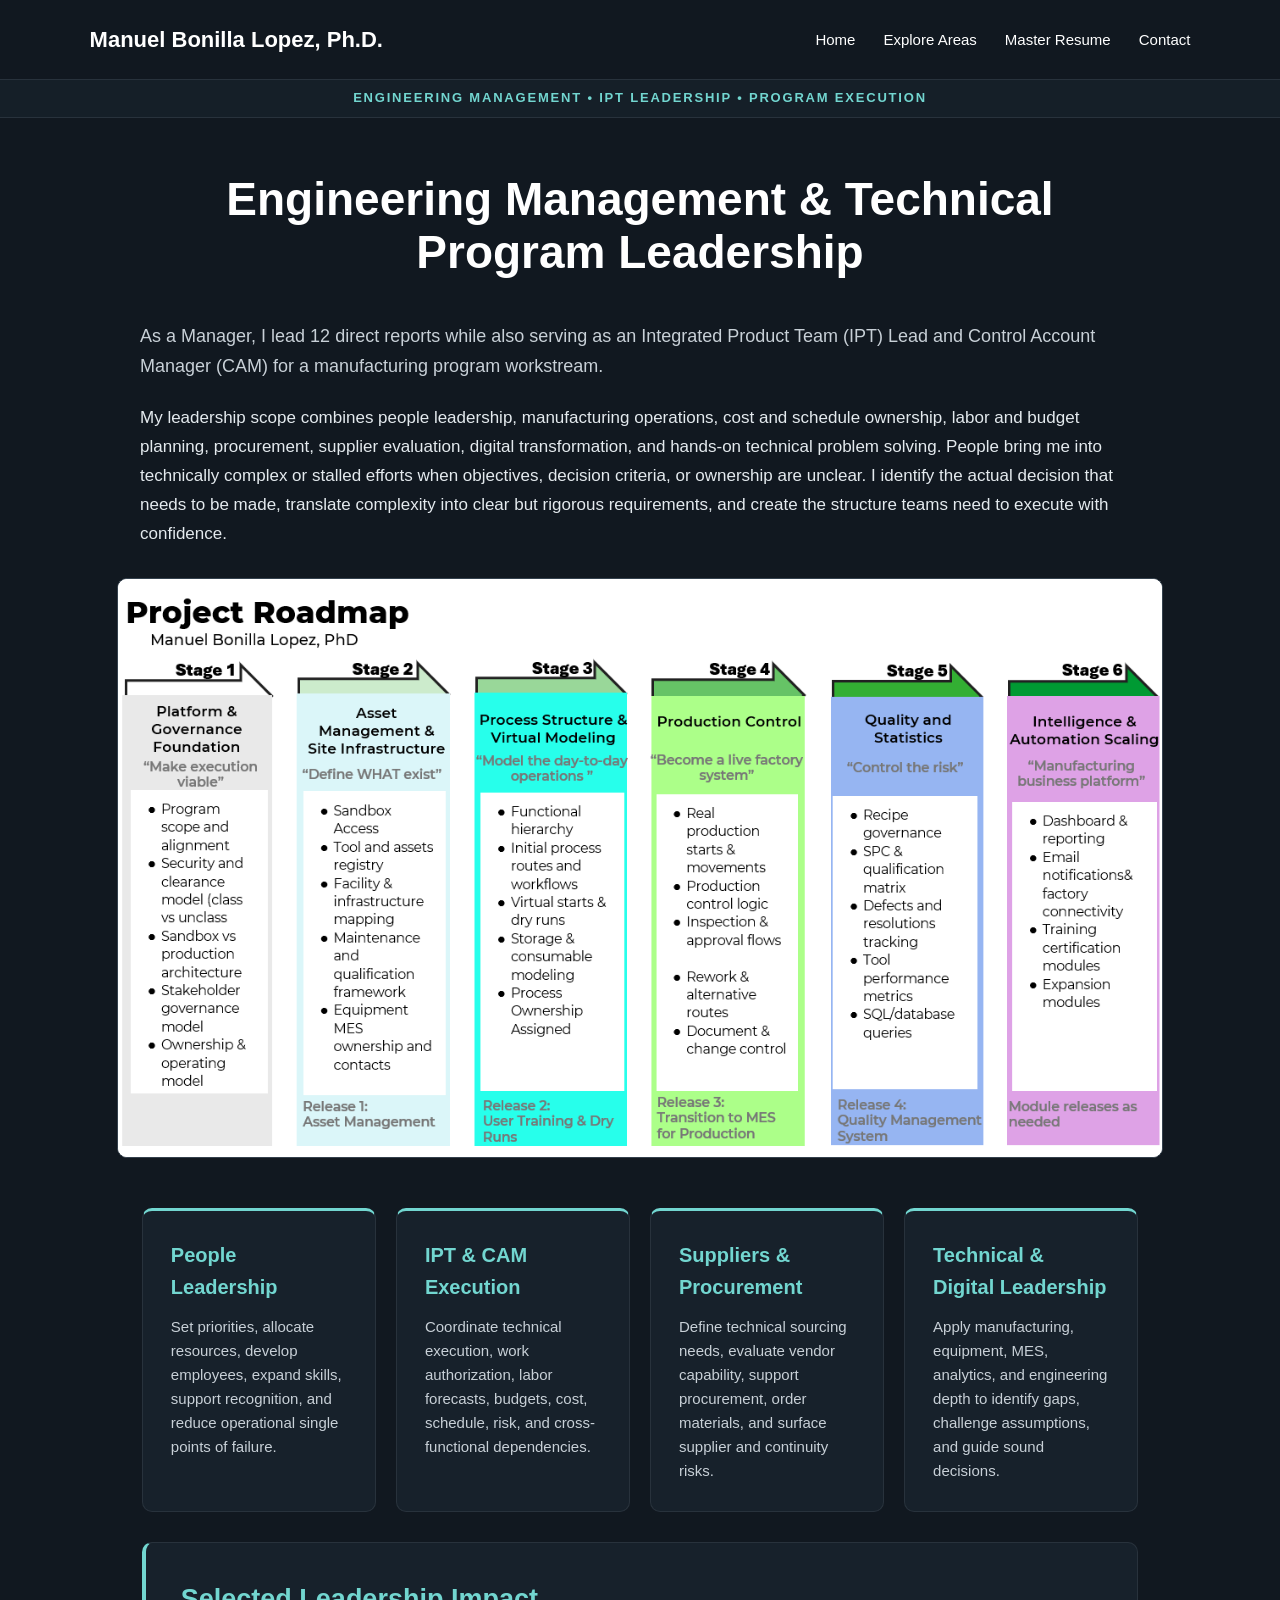
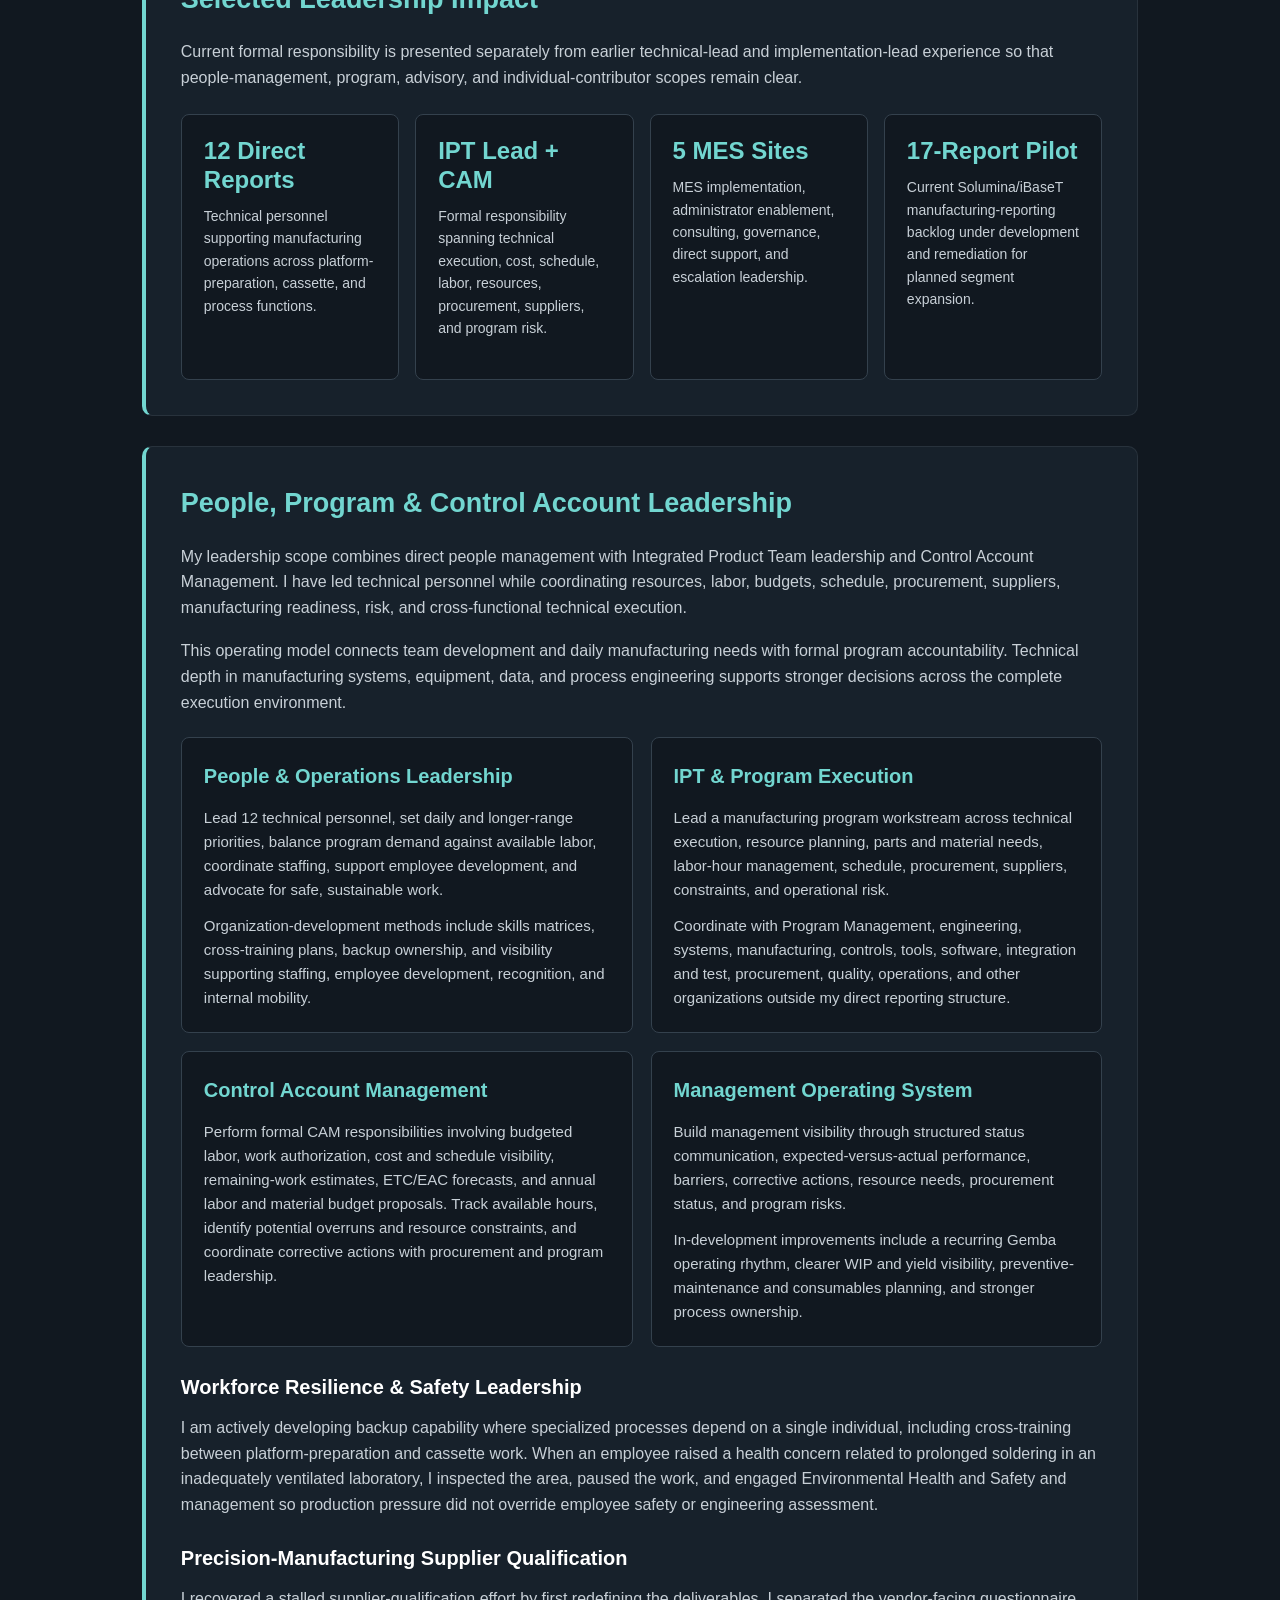
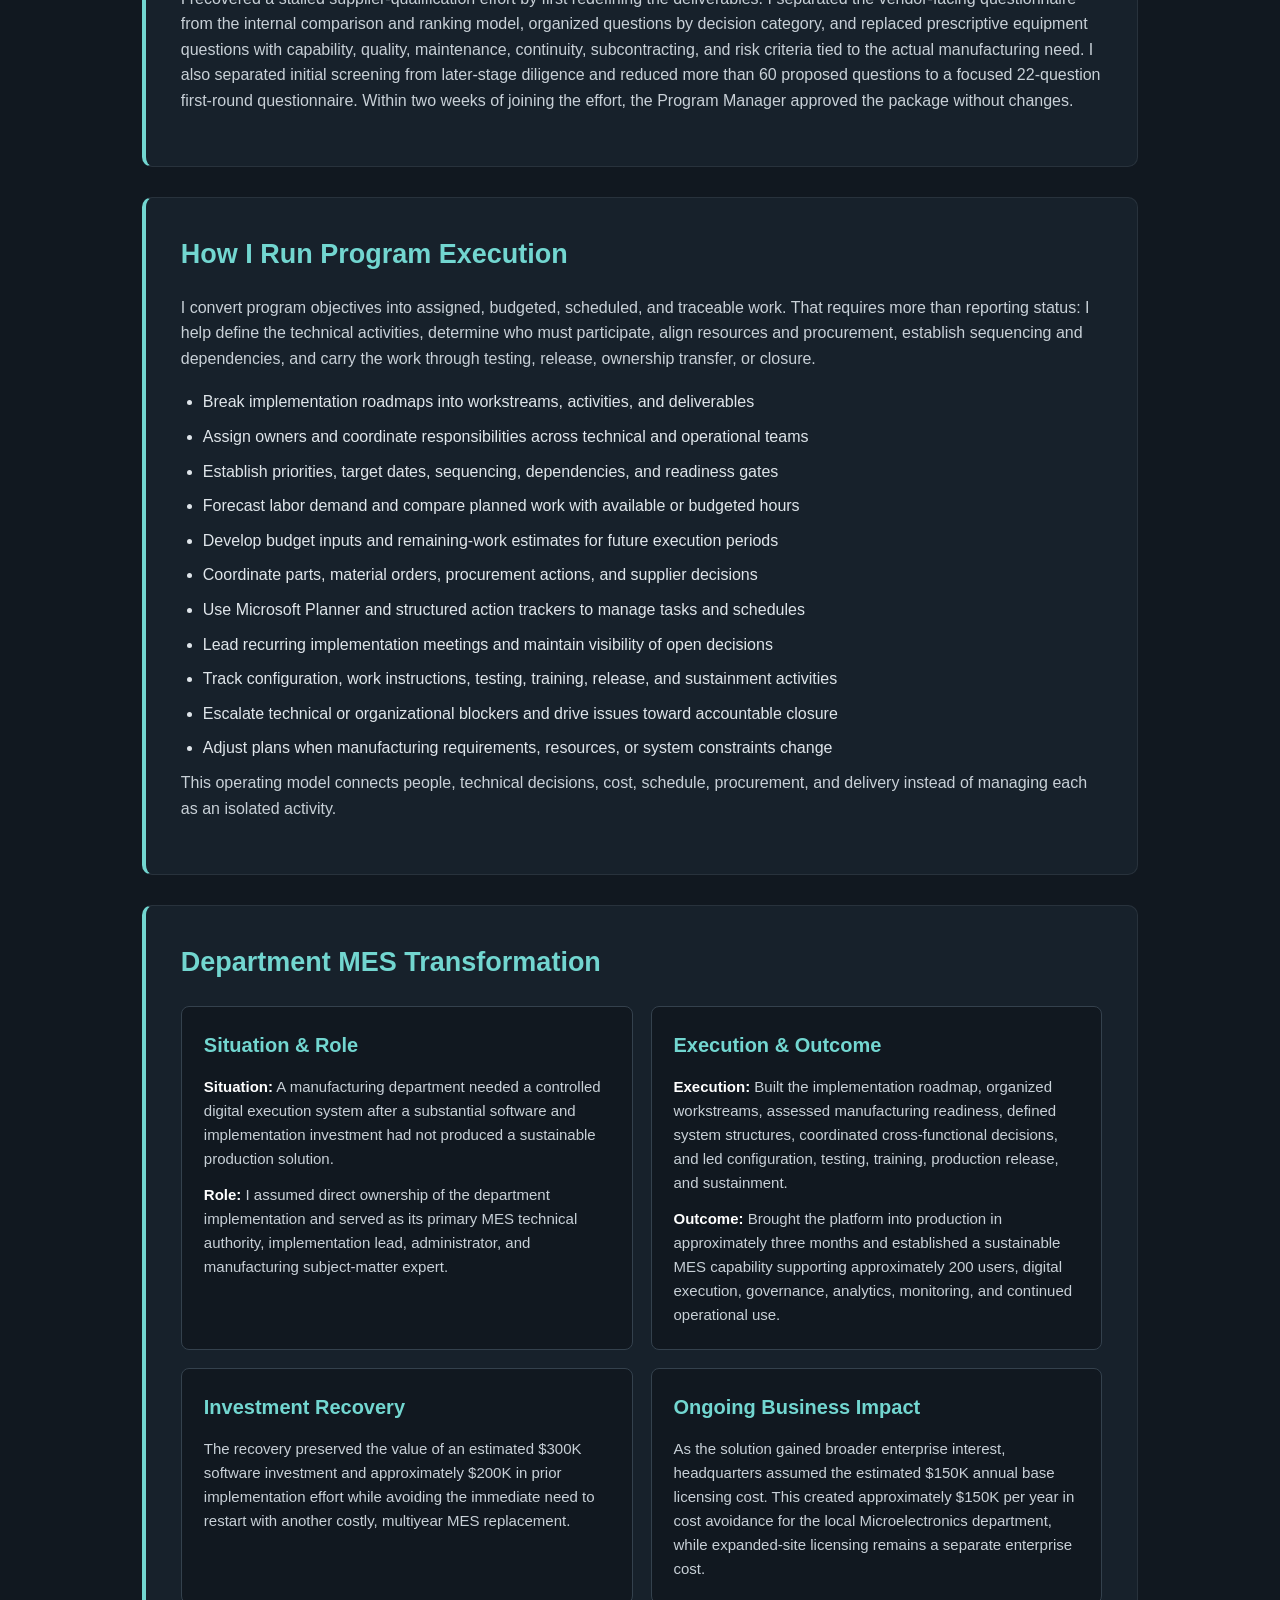
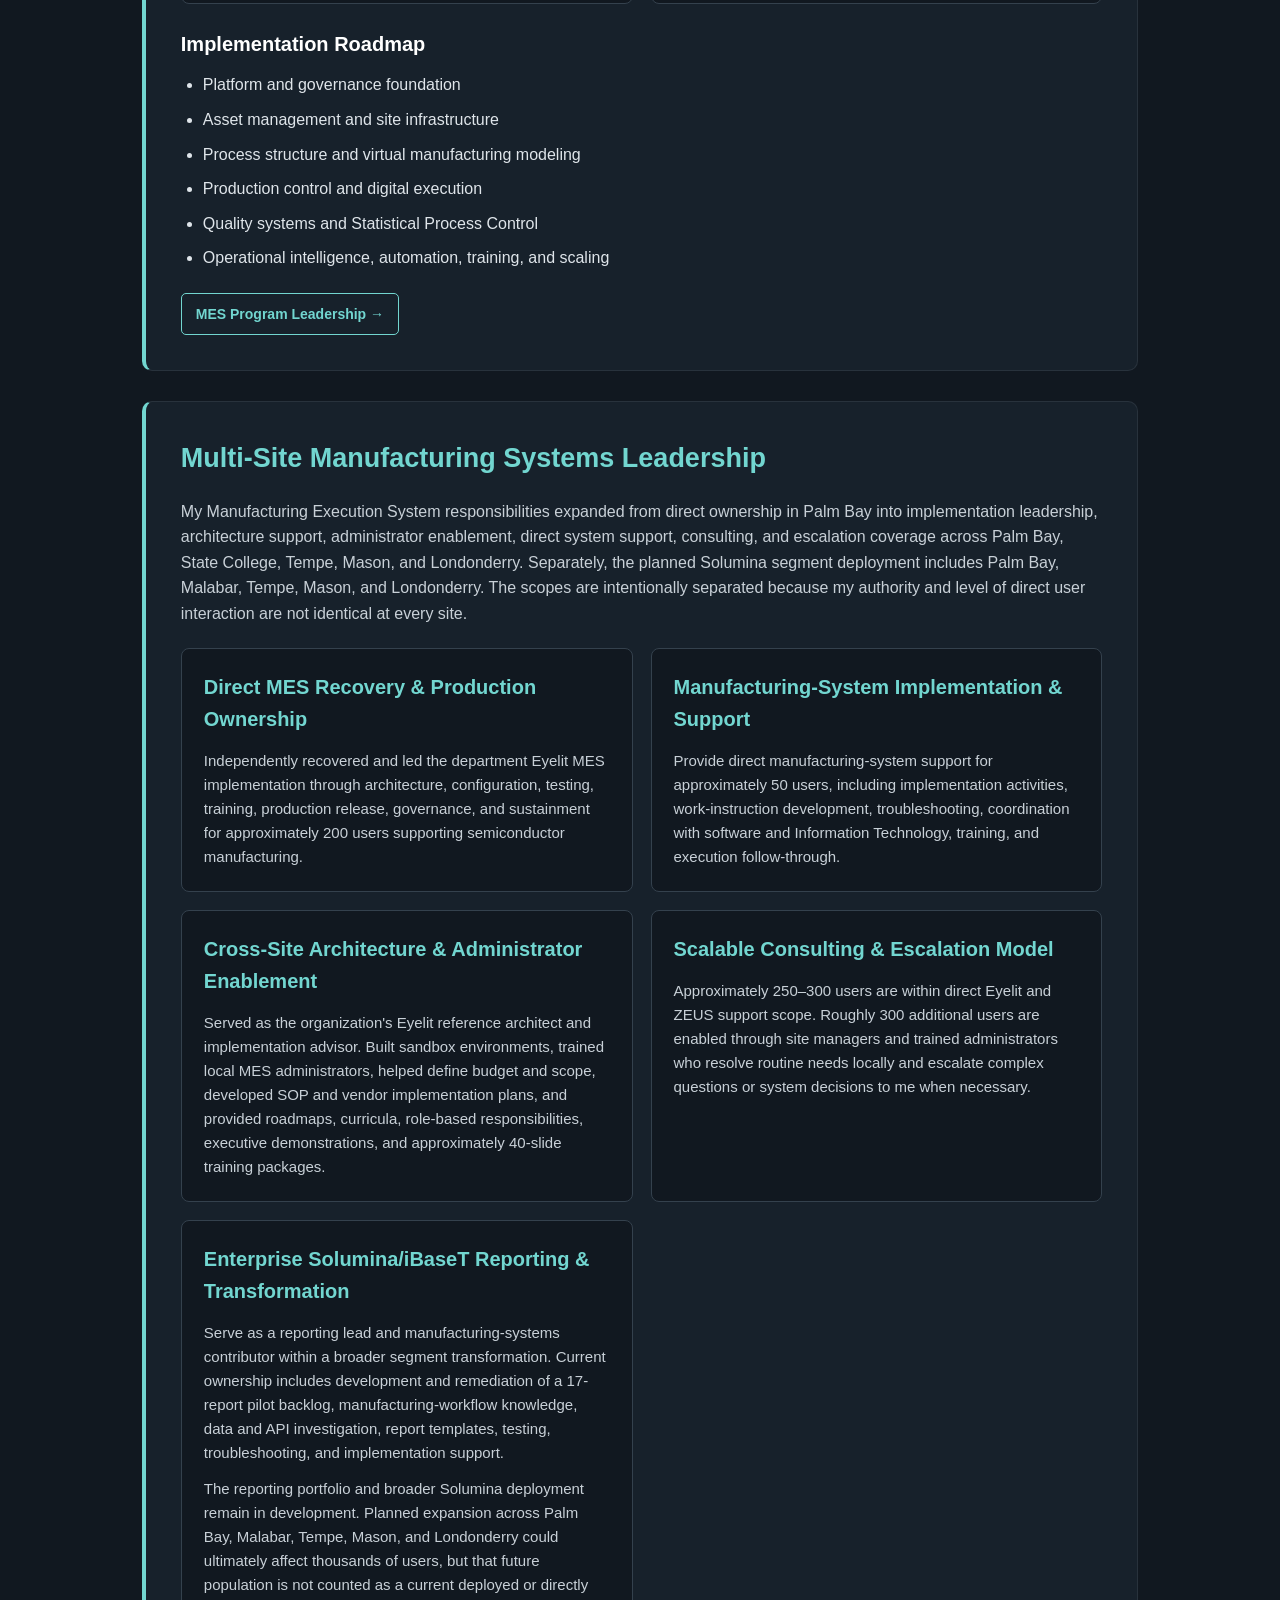
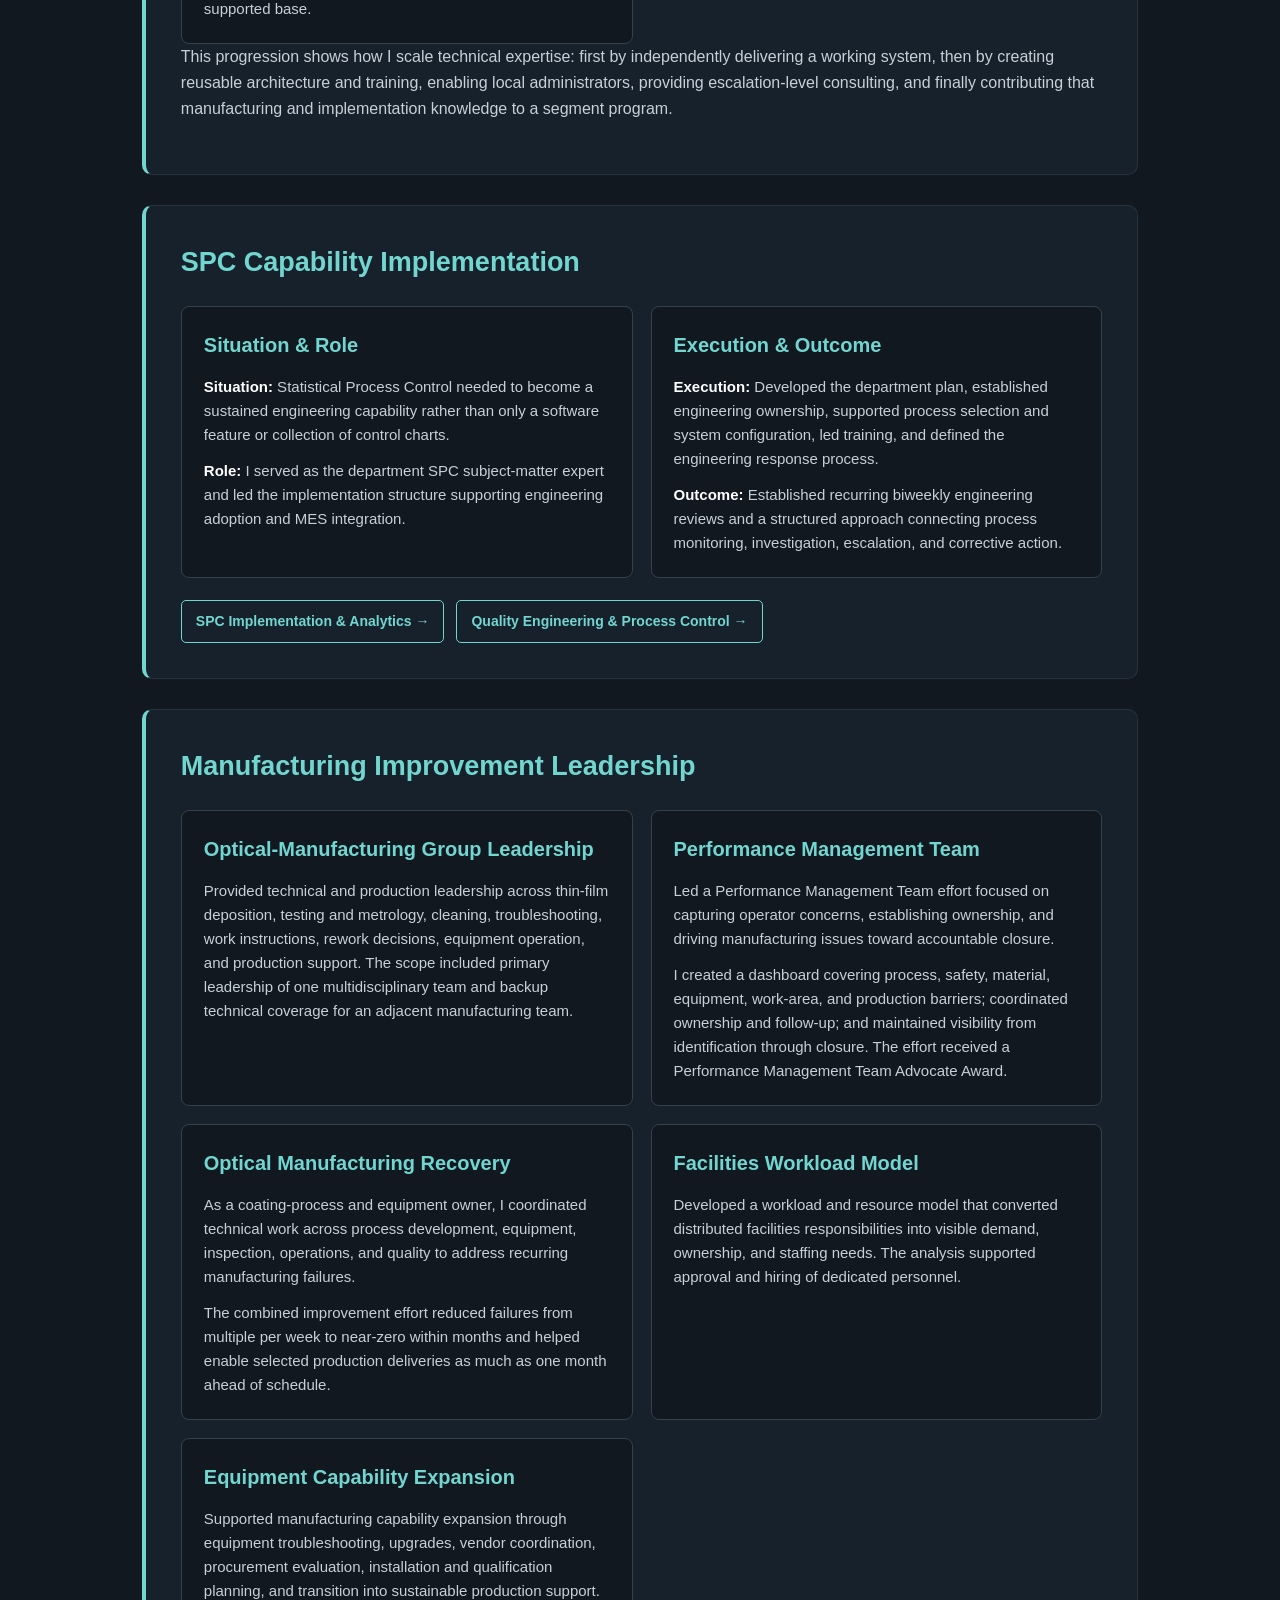
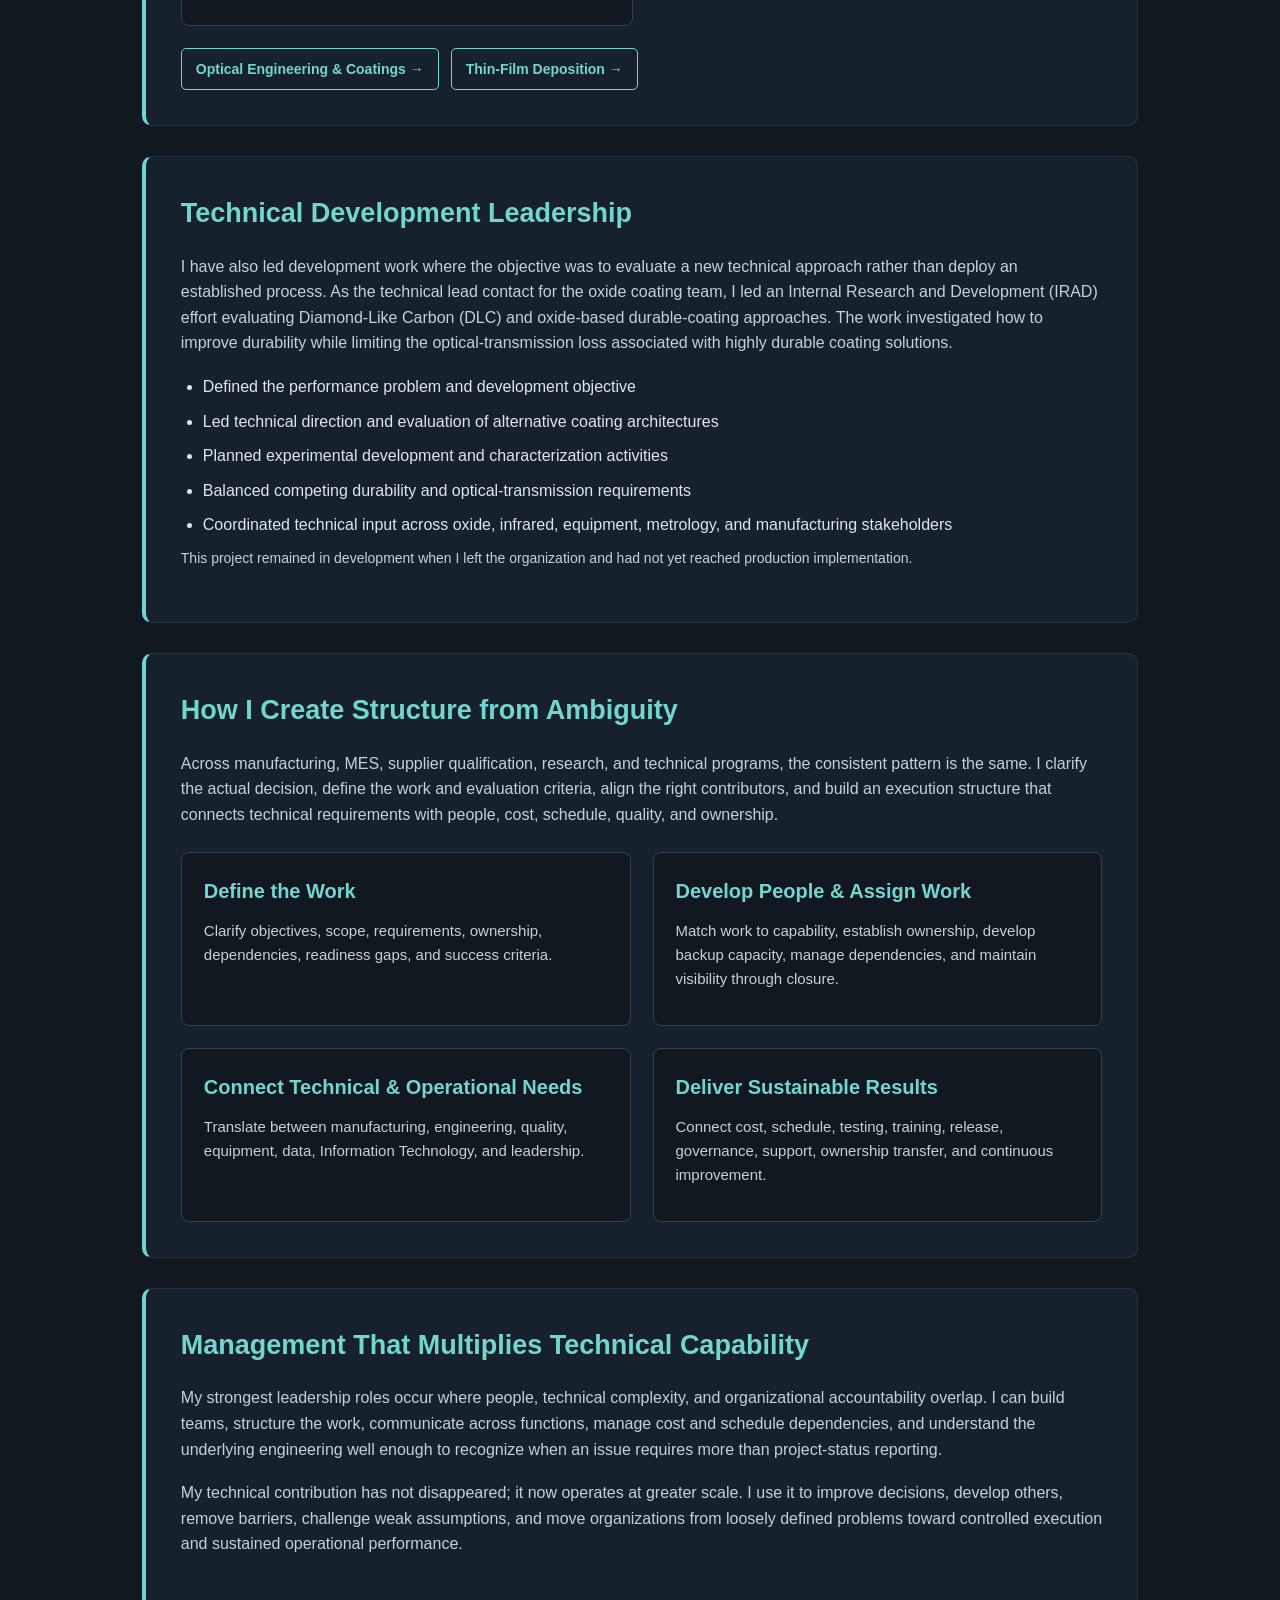
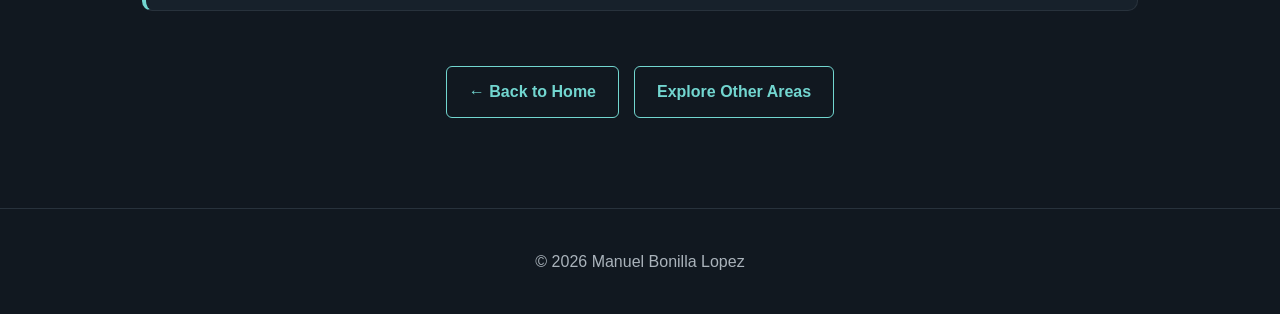
<file: project-management.html>
<!DOCTYPE html>
<html lang="en">
<head>
  <meta charset="UTF-8">
  <meta name="viewport" content="width=device-width, initial-scale=1.0">

  <title>Engineering Management &amp; Technical Program Leadership | Manuel Bonilla Lopez, Ph.D.</title>

  <meta name="description" content="Engineering management and technical program leadership across people, IPT and CAM execution, manufacturing operations, suppliers, budgets, MES, analytics, and advanced engineering.">

  <style>
    /* =========================================================
       GLOBAL
    ========================================================= */

    * {
      box-sizing: border-box;
      margin: 0;
      padding: 0;
    }

    html {
      scroll-behavior: smooth;
    }

    body {
      font-family: Arial, Helvetica, sans-serif;
      background: #111820;
      color: white;
      line-height: 1.6;
    }

    /* =========================================================
       STICKY HEADER
    ========================================================= */

    .sticky-shell {
      position: sticky;
      top: 0;
      z-index: 1000;
      background: #111820;
    }

    header {
      display: flex;
      justify-content: space-between;
      align-items: center;
      padding: 22px 7%;
      background: #111820;
      border-bottom: 1px solid #28323c;
    }

    .name {
      font-size: 22px;
      font-weight: bold;
      white-space: nowrap;
    }

    nav {
      display: flex;
      align-items: center;
      gap: 28px;
    }

    nav a {
      color: white;
      text-decoration: none;
      font-size: 15px;
      transition: color .2s ease;
    }

    nav a:hover,
    nav a:focus-visible {
      color: #72d6d0;
    }

    .page-bar {
      background: #151f28;
      color: #72d6d0;
      text-align: center;
      font-size: 13px;
      font-weight: bold;
      letter-spacing: 1.8px;
      text-transform: uppercase;
      padding: 8px 20px;
      border-bottom: 1px solid #28323c;
    }

    /* =========================================================
       HERO
    ========================================================= */

    .hero {
      max-width: 1200px;
      margin: auto;
      padding: 55px 6% 50px;
    }

    .hero h1 {
      font-size: 46px;
      line-height: 1.15;
      text-align: center;
      max-width: 950px;
      margin: 0 auto 42px;
    }

    .hero-grid {
      display: flex;
      flex-direction: column;
      gap: 30px;
    }

    .hero-text {
      display: flex;
      flex-direction: column;
      justify-content: center;
      max-width: 1000px;
      margin: 0 auto;
    }

    .hero-text p {
      font-size: 18px;
      line-height: 1.7;
      color: #c8d0d7;
      margin-bottom: 22px;
    }

    .hero-summary {
      color: #e4eaee;
      font-size: 17px;
      line-height: 1.7;
    }

    .hero-image {
      display: flex;
      align-items: center;
      justify-content: center;
      width: 100%;
      cursor: zoom-in;
    }

    .hero-image img {
      width: 100%;
      height: auto;
      object-fit: contain;
      display: block;
      background: white;
      border-radius: 10px;
      border: 1px solid #34414d;
    }

    /* =========================================================
       MAIN
    ========================================================= */

    main {
      max-width: 1150px;
      margin: auto;
      padding: 0 6% 80px;
    }

    /* =========================================================
       CAPABILITY AND IMPACT CARDS
    ========================================================= */

    .capability-grid {
      display: grid;
      grid-template-columns: repeat(4, 1fr);
      gap: 20px;
      margin-bottom: 30px;
    }

    .capability {
      background: #17212b;
      border: 1px solid #28323c;
      border-top: 3px solid #72d6d0;
      border-radius: 10px;
      padding: 28px;
    }

    .capability h2 {
      color: #72d6d0;
      margin-bottom: 12px;
      font-size: 20px;
    }

    .capability p {
      color: #c8d0d7;
      font-size: 15px;
    }

    .impact-grid {
      display: grid;
      grid-template-columns: repeat(4, 1fr);
      gap: 16px;
      margin-top: 24px;
    }

    .impact-card {
      background: #111820;
      border: 1px solid #34414d;
      border-radius: 8px;
      padding: 22px;
    }

    .impact-value {
      display: block;
      color: #72d6d0;
      font-size: 24px;
      font-weight: bold;
      line-height: 1.2;
      margin-bottom: 10px;
    }

    .impact-card p {
      color: #dfe5ea;
      font-size: 14px;
      margin: 0;
    }

    /* =========================================================
       CONTENT SECTIONS
    ========================================================= */

    .section {
      background: #17212b;
      border: 1px solid #28323c;
      border-left: 4px solid #72d6d0;
      border-radius: 10px;
      padding: 35px;
      margin-bottom: 30px;
    }

    .section h2 {
      color: #72d6d0;
      font-size: 27px;
      margin-bottom: 18px;
    }

    .section h3 {
      color: white;
      font-size: 20px;
      margin-top: 24px;
      margin-bottom: 12px;
    }

    .section p {
      color: #c8d0d7;
      margin-bottom: 18px;
    }

    .section ul {
      padding-left: 22px;
    }

    .section li {
      margin-bottom: 9px;
      color: #dfe5ea;
    }

    .small {
      font-size: 14px;
      color: #aab3bb;
    }

    .case-grid {
      display: grid;
      grid-template-columns: repeat(2, 1fr);
      gap: 18px;
      margin-top: 22px;
    }

    .case-block {
      background: #111820;
      border: 1px solid #34414d;
      border-radius: 8px;
      padding: 22px;
    }

    .case-block h3 {
      color: #72d6d0;
      margin: 0 0 14px;
    }

    .case-block p {
      font-size: 15px;
      margin-bottom: 12px;
    }

    .case-block p:last-child {
      margin-bottom: 0;
    }

    .case-label {
      color: white;
      font-weight: bold;
    }

    /* =========================================================
       PROJECT GRID
    ========================================================= */

    .project-grid {
      display: grid;
      grid-template-columns: repeat(2, 1fr);
      gap: 22px;
      margin-top: 25px;
    }

    .project-card {
      background: #111820;
      border: 1px solid #34414d;
      border-radius: 8px;
      padding: 22px;
    }

    .project-card h3 {
      color: #72d6d0;
      margin: 0 0 12px;
      font-size: 20px;
    }

    .project-card p {
      font-size: 15px;
      margin-bottom: 12px;
    }

    /* =========================================================
       RELATED LINKS
    ========================================================= */

    .related-links {
      display: flex;
      flex-wrap: wrap;
      gap: 12px;
      margin-top: 22px;
    }

    .related-links a {
      display: inline-block;
      border: 1px solid #72d6d0;
      color: #72d6d0;
      padding: 9px 14px;
      border-radius: 5px;
      text-decoration: none;
      font-size: 14px;
      font-weight: bold;
    }

    .related-links a:hover,
    .related-links a:focus-visible {
      background: #72d6d0;
      color: #111820;
    }

    /* =========================================================
       PAGE NAVIGATION
    ========================================================= */

    .page-navigation {
      display: flex;
      justify-content: center;
      gap: 15px;
      flex-wrap: wrap;
      margin: 55px 0 10px;
    }

    .page-navigation a {
      display: inline-block;
      text-decoration: none;
      color: #72d6d0;
      border: 1px solid #72d6d0;
      border-radius: 6px;
      padding: 12px 22px;
      font-weight: bold;
      transition: all .2s ease;
    }

    .page-navigation a:hover,
    .page-navigation a:focus-visible {
      background: #72d6d0;
      color: #111820;
    }

    /* =========================================================
       FOOTER
    ========================================================= */

    footer {
      text-align: center;
      padding: 40px;
      border-top: 1px solid #28323c;
      color: #aab3bb;
    }

    /* =========================================================
       RESPONSIVE
    ========================================================= */

    @media (max-width: 1000px) {
      .capability-grid,
      .impact-grid {
        grid-template-columns: repeat(2, 1fr);
      }
    }

    @media (max-width: 900px) {
      .hero-grid,
      .capability-grid,
      .case-grid,
      .project-grid {
        grid-template-columns: 1fr;
      }

      .hero h1 {
        font-size: 38px;
      }

      .hero-image img {
        min-height: auto;
      }
    }

    @media (max-width: 700px) {
      header {
        flex-direction: column;
        gap: 15px;
        padding: 16px 5%;
      }

      nav {
        gap: 16px;
        flex-wrap: wrap;
        justify-content: center;
      }

      .name {
        font-size: 20px;
      }

      .page-bar {
        font-size: 11px;
      }

      .hero {
        padding-top: 38px;
      }

      .hero h1 {
        font-size: 32px;
        margin-bottom: 30px;
      }

      .impact-grid {
        grid-template-columns: 1fr;
      }

      .section {
        padding: 25px;
      }
    }
  </style>
</head>

<body>

  <div class="sticky-shell">
    <header>
      <div class="name">Manuel Bonilla Lopez, Ph.D.</div>

      <nav aria-label="Primary navigation">
        <a href="index.html">Home</a>
        <a href="index.html#projects">Explore Areas</a>
        <a href="Manuel%20Bonilla%20Lopez%20PhD%20Master%20Resume.pdf">Master Resume</a>
        <a href="contact.html">Contact</a>
      </nav>
    </header>

    <div class="page-bar">Engineering Management • IPT Leadership • Program Execution</div>
  </div>

  <section class="hero">
    <h1>Engineering Management &amp; Technical Program Leadership</h1>

    <div class="hero-grid">
      <div class="hero-text">
        <p>
     As a Manager, I lead 12 direct reports while also serving as an
  Integrated Product Team (IPT) Lead and Control Account Manager (CAM)
  for a manufacturing program workstream.
        </p>

        <div class="hero-summary">
          My leadership scope combines people leadership, manufacturing operations,
          cost and schedule ownership, labor and budget planning, procurement,
          supplier evaluation, digital transformation, and hands-on technical
          problem solving. People bring me into technically complex or stalled 
          efforts when objectives, decision criteria, or ownership are unclear. 
          I identify the actual decision that needs to be made, translate complexity 
          into clear but rigorous requirements, and create the structure teams need to execute with confidence.
        </div>
      </div>

      <a class="hero-image" href="assets/img/project-management.png" target="_blank" rel="noopener" aria-label="Open the implementation roadmap image at full size">
        <img src="assets/img/project-management.png" alt="Six-stage manufacturing systems implementation roadmap">
      </a>
    </div>
  </section>

  <main>

    <div class="capability-grid">
      <section class="capability">
        <h2>People Leadership</h2>
        <p>
          Set priorities, allocate resources, develop employees, expand skills,
          support recognition, and reduce operational single points of failure.
        </p>
      </section>

      <section class="capability">
        <h2>IPT &amp; CAM Execution</h2>
        <p>
          Coordinate technical execution, work authorization, labor forecasts,
          budgets, cost, schedule, risk, and cross-functional dependencies.
        </p>
      </section>

      <section class="capability">
        <h2>Suppliers &amp; Procurement</h2>
        <p>
          Define technical sourcing needs, evaluate vendor capability, support
          procurement, order materials, and surface supplier and continuity risks.
        </p>
      </section>

      <section class="capability">
        <h2>Technical &amp; Digital Leadership</h2>
        <p>
          Apply manufacturing, equipment, MES, analytics, and engineering depth
          to identify gaps, challenge assumptions, and guide sound decisions.
        </p>
      </section>
    </div>

    <section class="section">
      <h2>Selected Leadership Impact</h2>

      <p>
        Current formal responsibility is presented separately from earlier
        technical-lead and implementation-lead experience so that people-management,
        program, advisory, and individual-contributor scopes remain clear.
      </p>

      <div class="impact-grid">
        <div class="impact-card">
          <span class="impact-value">12 Direct Reports</span>
          <p>Technical personnel supporting manufacturing operations across platform-preparation, cassette, and process functions.</p>
        </div>

        <div class="impact-card">
          <span class="impact-value">IPT Lead + CAM</span>
          <p>Formal responsibility spanning technical execution, cost, schedule, labor, resources, procurement, suppliers, and program risk.</p>
        </div>

        <div class="impact-card">
          <span class="impact-value">5 MES Sites</span>
          <p>MES implementation, administrator enablement, consulting, governance, direct support, and escalation leadership.</p>
        </div>

        <div class="impact-card">
          <span class="impact-value">17-Report Pilot</span>
          <p>Current Solumina/iBaseT manufacturing-reporting backlog under development and remediation for planned segment expansion.</p>
        </div>
      </div>
    </section>

    <section class="section">
      <h2>People, Program &amp; Control Account Leadership</h2>

      <p>
        My leadership scope combines direct people management with Integrated Product Team leadership and Control Account Management. 
        I have led technical personnel while coordinating resources, labor, budgets, schedule, procurement, suppliers, manufacturing readiness,
        risk, and cross-functional technical execution.
      </p>

      <p>
        This operating model connects team development and daily manufacturing needs with formal program accountability. 
        Technical depth in manufacturing systems, equipment, data, and process engineering supports stronger decisions across 
        the complete execution environment.
      </p>

      <div class="case-grid">
        <div class="case-block">
          <h3>People &amp; Operations Leadership</h3>
          <p>
            Lead 12 technical personnel, set daily and longer-range priorities,
            balance program demand against available labor, coordinate staffing,
            support employee development, and advocate for safe, sustainable work.
          </p>
          <p>
            Organization-development methods include skills matrices, cross-training plans, 
            backup ownership, and visibility supporting staffing, employee development, recognition, 
            and internal mobility.
          </p>
        </div>

        <div class="case-block">
          <h3>IPT &amp; Program Execution</h3>
          <p>
            Lead a manufacturing program workstream across technical execution,
            resource planning, parts and material needs, labor-hour management,
            schedule, procurement, suppliers, constraints, and operational risk.
          </p>
          <p>
            Coordinate with Program Management, engineering, systems, manufacturing,
            controls, tools, software, integration and test, procurement, quality,
            operations, and other organizations outside my direct reporting structure.
          </p>
        </div>

        <div class="case-block">
          <h3>Control Account Management</h3>
          <p>
            Perform formal CAM responsibilities involving budgeted labor, work
            authorization, cost and schedule visibility, remaining-work estimates,
            ETC/EAC forecasts, and annual labor and material budget proposals.
            Track available hours, identify potential overruns and resource constraints,
            and coordinate corrective actions with procurement and program leadership.
</p>
        </div>

        <div class="case-block">
          <h3>Management Operating System</h3>
          <p>
            Build management visibility through structured status communication,
            expected-versus-actual performance, barriers, corrective actions,
            resource needs, procurement status, and program risks.
          </p>
          <p>
            In-development improvements include a recurring Gemba operating rhythm,
            clearer WIP and yield visibility, preventive-maintenance and consumables
            planning, and stronger process ownership.
          </p>
        </div>
      </div>

      <h3>Workforce Resilience &amp; Safety Leadership</h3>
      <p>
        I am actively developing backup capability where specialized processes depend
        on a single individual, including cross-training between platform-preparation
        and cassette work. When an employee raised a health concern related to prolonged
        soldering in an inadequately ventilated laboratory, I inspected the area, paused
        the work, and engaged Environmental Health and Safety and management so production
        pressure did not override employee safety or engineering assessment.
      </p>

      <h3>Precision-Manufacturing Supplier Qualification</h3>
      <p>
        I recovered a stalled supplier-qualification effort by first redefining the deliverables. 
        I separated the vendor-facing questionnaire from the internal comparison and ranking model, 
        organized questions by decision category, and replaced prescriptive equipment questions with capability, 
        quality, maintenance, continuity, subcontracting, and risk criteria tied to the actual manufacturing need. 
        I also separated initial screening from later-stage diligence and reduced more than 60 proposed questions to a 
        focused 22-question first-round questionnaire. Within two weeks of joining the effort, the Program Manager approved the package without changes.
      </p>
    </section>

    <section class="section">
      <h2>How I Run Program Execution</h2>

      <p>
        I convert program objectives into assigned, budgeted, scheduled, and
        traceable work. That requires more than reporting status: I help define the
        technical activities, determine who must participate, align resources and
        procurement, establish sequencing and dependencies, and carry the work through
        testing, release, ownership transfer, or closure.
      </p>

      <ul>
        <li>Break implementation roadmaps into workstreams, activities, and deliverables</li>
        <li>Assign owners and coordinate responsibilities across technical and operational teams</li>
        <li>Establish priorities, target dates, sequencing, dependencies, and readiness gates</li>
        <li>Forecast labor demand and compare planned work with available or budgeted hours</li>
        <li>Develop budget inputs and remaining-work estimates for future execution periods</li>
        <li>Coordinate parts, material orders, procurement actions, and supplier decisions</li>
        <li>Use Microsoft Planner and structured action trackers to manage tasks and schedules</li>
        <li>Lead recurring implementation meetings and maintain visibility of open decisions</li>
        <li>Track configuration, work instructions, testing, training, release, and sustainment activities</li>
        <li>Escalate technical or organizational blockers and drive issues toward accountable closure</li>
        <li>Adjust plans when manufacturing requirements, resources, or system constraints change</li>
      </ul>

      <p>
        This operating model connects people, technical decisions, cost, schedule,
        procurement, and delivery instead of managing each as an isolated activity.
      </p>
    </section>

    <section class="section">
      <h2>Department MES Transformation</h2>

      <div class="case-grid">
        <div class="case-block">
          <h3>Situation &amp; Role</h3>
          <p>
            <span class="case-label">Situation:</span> A manufacturing department
            needed a controlled digital execution system after a substantial software
            and implementation investment had not produced a sustainable production solution.
          </p>
          <p>
            <span class="case-label">Role:</span> I assumed direct ownership of the
            department implementation and served as its primary MES technical authority,
            implementation lead, administrator, and manufacturing subject-matter expert.
          </p>
        </div>

        <div class="case-block">
          <h3>Execution &amp; Outcome</h3>
          <p>
            <span class="case-label">Execution:</span> Built the implementation roadmap,
            organized workstreams, assessed manufacturing readiness, defined system
            structures, coordinated cross-functional decisions, and led configuration,
            testing, training, production release, and sustainment.
          </p>
          <p>
            <span class="case-label">Outcome:</span> Brought the platform into production
            in approximately three months and established a sustainable MES capability
            supporting approximately 200 users, digital execution, governance, analytics,
            monitoring, and continued operational use.
          </p>
        </div>

        <div class="case-block">
          <h3>Investment Recovery</h3>
          <p>
            The recovery preserved the value of an estimated $300K software investment
            and approximately $200K in prior implementation effort while avoiding the
            immediate need to restart with another costly, multiyear MES replacement.
          </p>
        </div>

        <div class="case-block">
          <h3>Ongoing Business Impact</h3>
          <p>
            As the solution gained broader enterprise interest, headquarters assumed
            the estimated $150K annual base licensing cost. This created approximately
            $150K per year in cost avoidance for the local Microelectronics department,
            while expanded-site licensing remains a separate enterprise cost.
          </p>
        </div>
      </div>

      <h3>Implementation Roadmap</h3>
      <ul>
        <li>Platform and governance foundation</li>
        <li>Asset management and site infrastructure</li>
        <li>Process structure and virtual manufacturing modeling</li>
        <li>Production control and digital execution</li>
        <li>Quality systems and Statistical Process Control</li>
        <li>Operational intelligence, automation, training, and scaling</li>
      </ul>

      <div class="related-links">
        <a href="mes.html">MES Program Leadership →</a>
      </div>
    </section>

    <section class="section">
      <h2>Multi-Site Manufacturing Systems Leadership</h2>

      <p>
        My Manufacturing Execution System responsibilities expanded from direct
        ownership in Palm Bay into implementation leadership, architecture support,
        administrator enablement, direct system support, consulting, and escalation
        coverage across Palm Bay, State College, Tempe, Mason, and Londonderry.
        Separately, the planned Solumina segment deployment includes Palm Bay, Malabar,
        Tempe, Mason, and Londonderry. The scopes are intentionally separated because
        my authority and level of direct user interaction are not identical at every site.
      </p>

      <div class="case-grid">
        <div class="case-block">
          <h3>Direct MES Recovery & Production Ownership</h3>
          <p>
            Independently recovered and led the department Eyelit MES implementation
            through architecture, configuration, testing, training, production release,
            governance, and sustainment for approximately 200 users supporting
            semiconductor manufacturing.
          </p>
        </div>

        <div class="case-block">
          <h3>Manufacturing-System Implementation & Support</h3>
          <p>
            Provide direct manufacturing-system support for approximately 50 users,
            including implementation activities, work-instruction development,
            troubleshooting, coordination with software and Information Technology,
            training, and execution follow-through.
          </p>
        </div>

        <div class="case-block">
          <h3>Cross-Site Architecture & Administrator Enablement</h3>
          <p>
            Served as the organization's Eyelit reference architect and implementation
            advisor. Built sandbox environments, trained local MES administrators,
            helped define budget and scope, developed SOP and vendor implementation plans,
            and provided roadmaps, curricula, role-based responsibilities, executive
            demonstrations, and approximately 40-slide training packages.
          </p>
        </div>

        <div class="case-block">
          <h3>Scalable Consulting &amp; Escalation Model</h3>
          <p>
            Approximately 250–300 users are within direct Eyelit and ZEUS support scope.
            Roughly 300 additional users are enabled through site managers and trained
            administrators who resolve routine needs locally and escalate complex questions
            or system decisions to me when necessary.
          </p>
        </div>

        <div class="case-block">
          <h3>Enterprise Solumina/iBaseT Reporting & Transformation</h3>
          <p>
            Serve as a reporting lead and manufacturing-systems contributor within a
            broader segment transformation. Current ownership includes development and
            remediation of a 17-report pilot backlog, manufacturing-workflow knowledge,
            data and API investigation, report templates, testing, troubleshooting, and
            implementation support.
          </p>
          <p>
            The reporting portfolio and broader Solumina deployment remain in development.
            Planned expansion across Palm Bay, Malabar, Tempe, Mason, and Londonderry
            could ultimately affect thousands of users, but that future population is not
            counted as a current deployed or directly supported base.
          </p>
        </div>
      </div>

      <p>
        This progression shows how I scale technical expertise: first by independently
        delivering a working system, then by creating reusable architecture and training,
        enabling local administrators, providing escalation-level consulting, and finally
        contributing that manufacturing and implementation knowledge to a segment program.
      </p>
    </section>

    <section class="section">
      <h2>SPC Capability Implementation</h2>

      <div class="case-grid">
        <div class="case-block">
          <h3>Situation &amp; Role</h3>
          <p>
            <span class="case-label">Situation:</span> Statistical Process Control
            needed to become a sustained engineering capability rather than only a
            software feature or collection of control charts.
          </p>
          <p>
            <span class="case-label">Role:</span> I served as the department SPC
            subject-matter expert and led the implementation structure supporting
            engineering adoption and MES integration.
          </p>
        </div>

        <div class="case-block">
          <h3>Execution &amp; Outcome</h3>
          <p>
            <span class="case-label">Execution:</span> Developed the department plan,
            established engineering ownership, supported process selection and system
            configuration, led training, and defined the engineering response process.
          </p>
          <p>
            <span class="case-label">Outcome:</span> Established recurring biweekly
            engineering reviews and a structured approach connecting process monitoring,
            investigation, escalation, and corrective action.
          </p>
        </div>
      </div>

      <div class="related-links">
        <a href="spc.html">SPC Implementation &amp; Analytics →</a>
        <a href="quality.html">Quality Engineering &amp; Process Control →</a>
      </div>
    </section>

    <section class="section">
      <h2>Manufacturing Improvement Leadership</h2>

      <div class="case-grid">
        <div class="case-block">
          <h3>Optical-Manufacturing Group Leadership</h3>
          <p>
             Provided technical and production leadership across thin-film deposition, 
            testing and metrology, cleaning, troubleshooting, work instructions, rework decisions, 
            equipment operation, and production support. The scope included primary leadership of one 
            multidisciplinary team and backup technical coverage for an adjacent manufacturing team.
          </p>
        </div>

        <div class="case-block">
          <h3>Performance Management Team</h3>
          <p>
             Led a Performance Management Team effort focused on capturing operator concerns, 
            establishing ownership, and driving manufacturing issues toward accountable closure.
          </p>
          <p>
            I created a dashboard covering process, safety, material, equipment,
            work-area, and production barriers; coordinated ownership and follow-up;
            and maintained visibility from identification through closure. The effort
            received a Performance Management Team Advocate Award.
          </p>
        </div>

        <div class="case-block">
          <h3>Optical Manufacturing Recovery</h3>
          <p>
            As a coating-process and equipment owner, I coordinated technical work
            across process development, equipment, inspection, operations, and quality
            to address recurring manufacturing failures.
          </p>
          <p>
            The combined improvement effort reduced failures from multiple per week
            to near-zero within months and helped enable selected production deliveries
            as much as one month ahead of schedule.
          </p>
        </div>

        <div class="case-block">
          <h3>Facilities Workload Model</h3>
          <p>
            Developed a workload and resource model that converted distributed
            facilities responsibilities into visible demand, ownership, and staffing
            needs. The analysis supported approval and hiring of dedicated personnel.
          </p>
        </div>

        <div class="case-block">
          <h3>Equipment Capability Expansion</h3>
          <p>
            Supported manufacturing capability expansion through equipment troubleshooting,
            upgrades, vendor coordination, procurement evaluation, installation and
            qualification planning, and transition into sustainable production support.
          </p>
        </div>
      </div>

      <div class="related-links">
        <a href="optical.html">Optical Engineering &amp; Coatings →</a>
        <a href="deposition.html">Thin-Film Deposition →</a>
      </div>
    </section>

    <section class="section">
      <h2>Technical Development Leadership</h2>

      <p>
        I have also led development work where the objective was to evaluate a new
        technical approach rather than deploy an established process. As the technical
        lead contact for the oxide coating team, I led an Internal Research and Development
        (IRAD) effort evaluating Diamond-Like Carbon (DLC) and oxide-based durable-coating
        approaches. The work investigated how to improve durability while limiting the
        optical-transmission loss associated with highly durable coating solutions.
      </p>

      <ul>
        <li>Defined the performance problem and development objective</li>
        <li>Led technical direction and evaluation of alternative coating architectures</li>
        <li>Planned experimental development and characterization activities</li>
        <li>Balanced competing durability and optical-transmission requirements</li>
        <li>Coordinated technical input across oxide, infrared, equipment, metrology, and manufacturing stakeholders</li>
      </ul>

      <p class="small">
        This project remained in development when I left the organization and had not
        yet reached production implementation.
      </p>
    </section>

    <section class="section">
      <h2>How I Create Structure from Ambiguity </h2>

      <p>
        Across manufacturing, MES, supplier qualification, research, and technical programs, 
        the consistent pattern is the same. I clarify the actual decision, define the work and evaluation criteria, 
        align the right contributors, and build an execution structure that connects technical requirements with people, 
        cost, schedule, quality, and ownership.
      </p>

      <div class="project-grid">
        <div class="project-card">
          <h3>Define the Work</h3>
          <p>Clarify objectives, scope, requirements, ownership, dependencies, readiness gaps, and success criteria.</p>
        </div>

        <div class="project-card">
          <h3>Develop People &amp; Assign Work</h3>
          <p>Match work to capability, establish ownership, develop backup capacity, manage dependencies, and maintain visibility through closure.</p>
        </div>

        <div class="project-card">
          <h3>Connect Technical &amp; Operational Needs</h3>
          <p>Translate between manufacturing, engineering, quality, equipment, data, Information Technology, and leadership.</p>
        </div>

        <div class="project-card">
          <h3>Deliver Sustainable Results</h3>
          <p>Connect cost, schedule, testing, training, release, governance, support, ownership transfer, and continuous improvement.</p>
        </div>
      </div>
    </section>

    <section class="section">
      <h2>Management That Multiplies Technical Capability</h2>

      <p>
        My strongest leadership roles occur where people, technical complexity, and
        organizational accountability overlap. I can build teams, structure the work,
        communicate across functions, manage cost and schedule dependencies, and
        understand the underlying engineering well enough to recognize when an issue
        requires more than project-status reporting.
      </p>

      <p>
        My technical contribution has not disappeared; it now operates at greater scale.
        I use it to improve decisions, develop others, remove barriers, challenge weak
        assumptions, and move organizations from loosely defined problems toward
        controlled execution and sustained operational performance.
      </p>
    </section>

    <div class="page-navigation">
      <a href="index.html">← Back to Home</a>
      <a href="index.html#projects">Explore Other Areas</a>
    </div>

  </main>

  <footer>
    © <span id="year">2026</span> Manuel Bonilla Lopez
  </footer>

  <script>
    document.getElementById("year").textContent = new Date().getFullYear();
  </script>

</body>
</html>
</file>
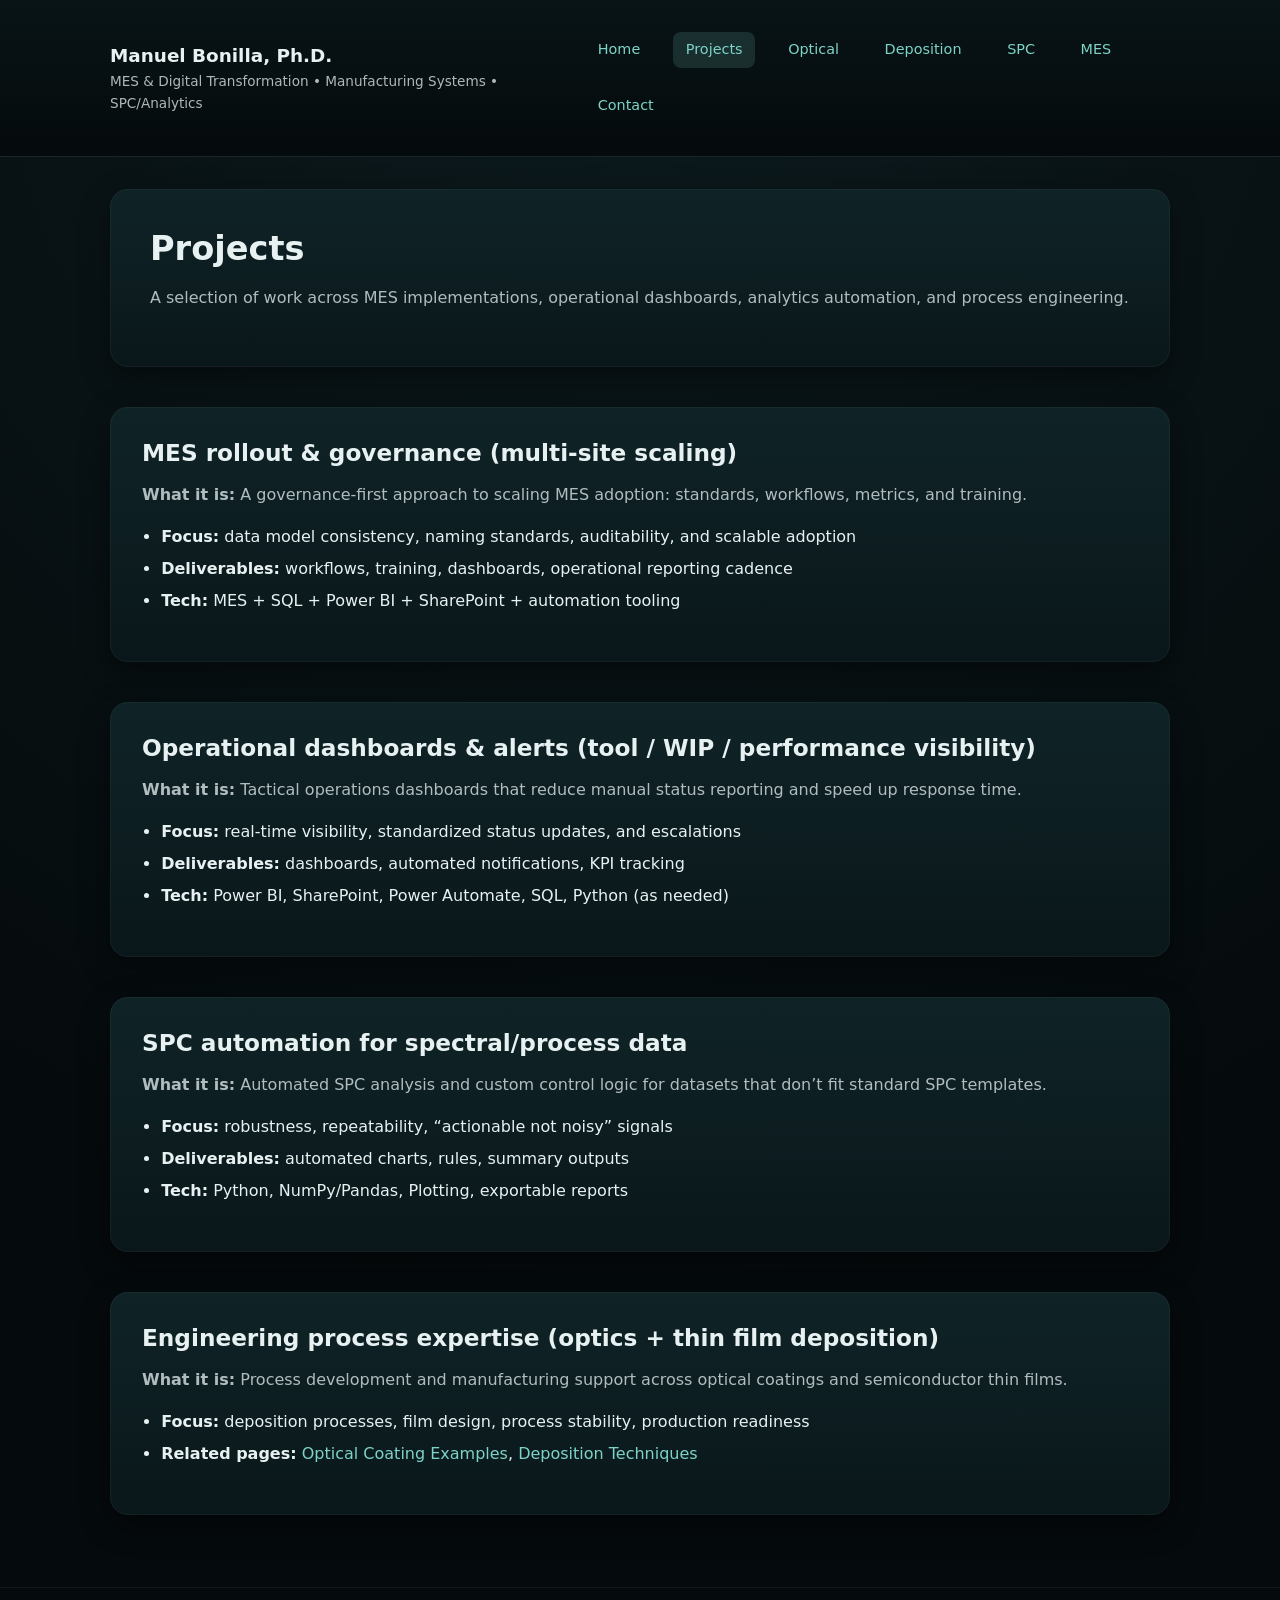
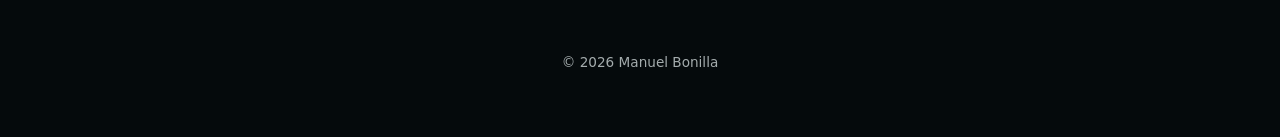
<file: projects.html>
<!doctype html>
<html lang="en">
<head>
  <meta charset="utf-8" />
  <meta name="viewport" content="width=device-width,initial-scale=1" />
  <title>Projects | Manuel Bonilla, Ph.D.</title>
  <meta name="description" content="Selected projects in MES, digital transformation, SPC/analytics, and manufacturing automation." />
  <link rel="stylesheet" href="assets/styles.css" />
</head>

<body>
<header class="site-header">
  <div class="container header-row">
    <div class="brand">
      <div class="name">Manuel Bonilla, Ph.D.</div>
      <div class="tag">MES & Digital Transformation • Manufacturing Systems • SPC/Analytics</div>
    </div>
    <nav class="nav">
      <a href="index.html">Home</a>
      <a class="active" href="projects.html">Projects</a>
      <a href="optical.html">Optical</a>
      <a href="deposition.html">Deposition</a>
      <a href="spc.html">SPC</a>
      <a href="mes.html">MES</a>
      <a href="contact.html">Contact</a>
    </nav>
  </div>
</header>

<main class="container">
  <section class="card hero">
    <h1>Projects</h1>
    <p class="muted">
      A selection of work across MES implementations, operational dashboards, analytics automation, and process engineering.
      
    </p>
  </section>

  <!-- Project 1 -->
  <section class="card section">
    <h2>MES rollout & governance (multi-site scaling)</h2>
    <p class="muted"><b>What it is:</b> A governance-first approach to scaling MES adoption: standards, workflows, metrics, and training.</p>
    <ul>
      <li><b>Focus:</b> data model consistency, naming standards, auditability, and scalable adoption</li>
      <li><b>Deliverables:</b> workflows, training, dashboards, operational reporting cadence</li>
      <li><b>Tech:</b> MES + SQL + Power BI + SharePoint + automation tooling</li>
    </ul>
  </section>

  <!-- Project 2 -->
  <section class="card section">
    <h2>Operational dashboards & alerts (tool / WIP / performance visibility)</h2>
    <p class="muted"><b>What it is:</b> Tactical operations dashboards that reduce manual status reporting and speed up response time.</p>
    <ul>
      <li><b>Focus:</b> real-time visibility, standardized status updates, and escalations</li>
      <li><b>Deliverables:</b> dashboards, automated notifications, KPI tracking</li>
      <li><b>Tech:</b> Power BI, SharePoint, Power Automate, SQL, Python (as needed)</li>
    </ul>
  </section>

  <!-- Project 3 -->
  <section class="card section">
    <h2>SPC automation for spectral/process data</h2>
    <p class="muted"><b>What it is:</b> Automated SPC analysis and custom control logic for datasets that don’t fit standard SPC templates.</p>
    <ul>
      <li><b>Focus:</b> robustness, repeatability, “actionable not noisy” signals</li>
      <li><b>Deliverables:</b> automated charts, rules, summary outputs</li>
      <li><b>Tech:</b> Python, NumPy/Pandas, Plotting, exportable reports</li>
    </ul>
  </section>

  <!-- Project 4 -->
  <section class="card section">
    <h2>Engineering process expertise (optics + thin film deposition)</h2>
    <p class="muted"><b>What it is:</b> Process development and manufacturing support across optical coatings and semiconductor thin films.</p>
    <ul>
      <li><b>Focus:</b> deposition processes, film design, process stability, production readiness</li>
      <li><b>Related pages:</b> <a href="optical.html">Optical Coating Examples</a>, <a href="deposition.html">Deposition Techniques</a></li>
    </ul>
  </section>

</main>

<footer class="footer">
  <div class="container">© <span id="year"></span> Manuel Bonilla</div>
</footer>

<script>document.getElementById("year").textContent = new Date().getFullYear();</script>
</body>
</html>
</file>
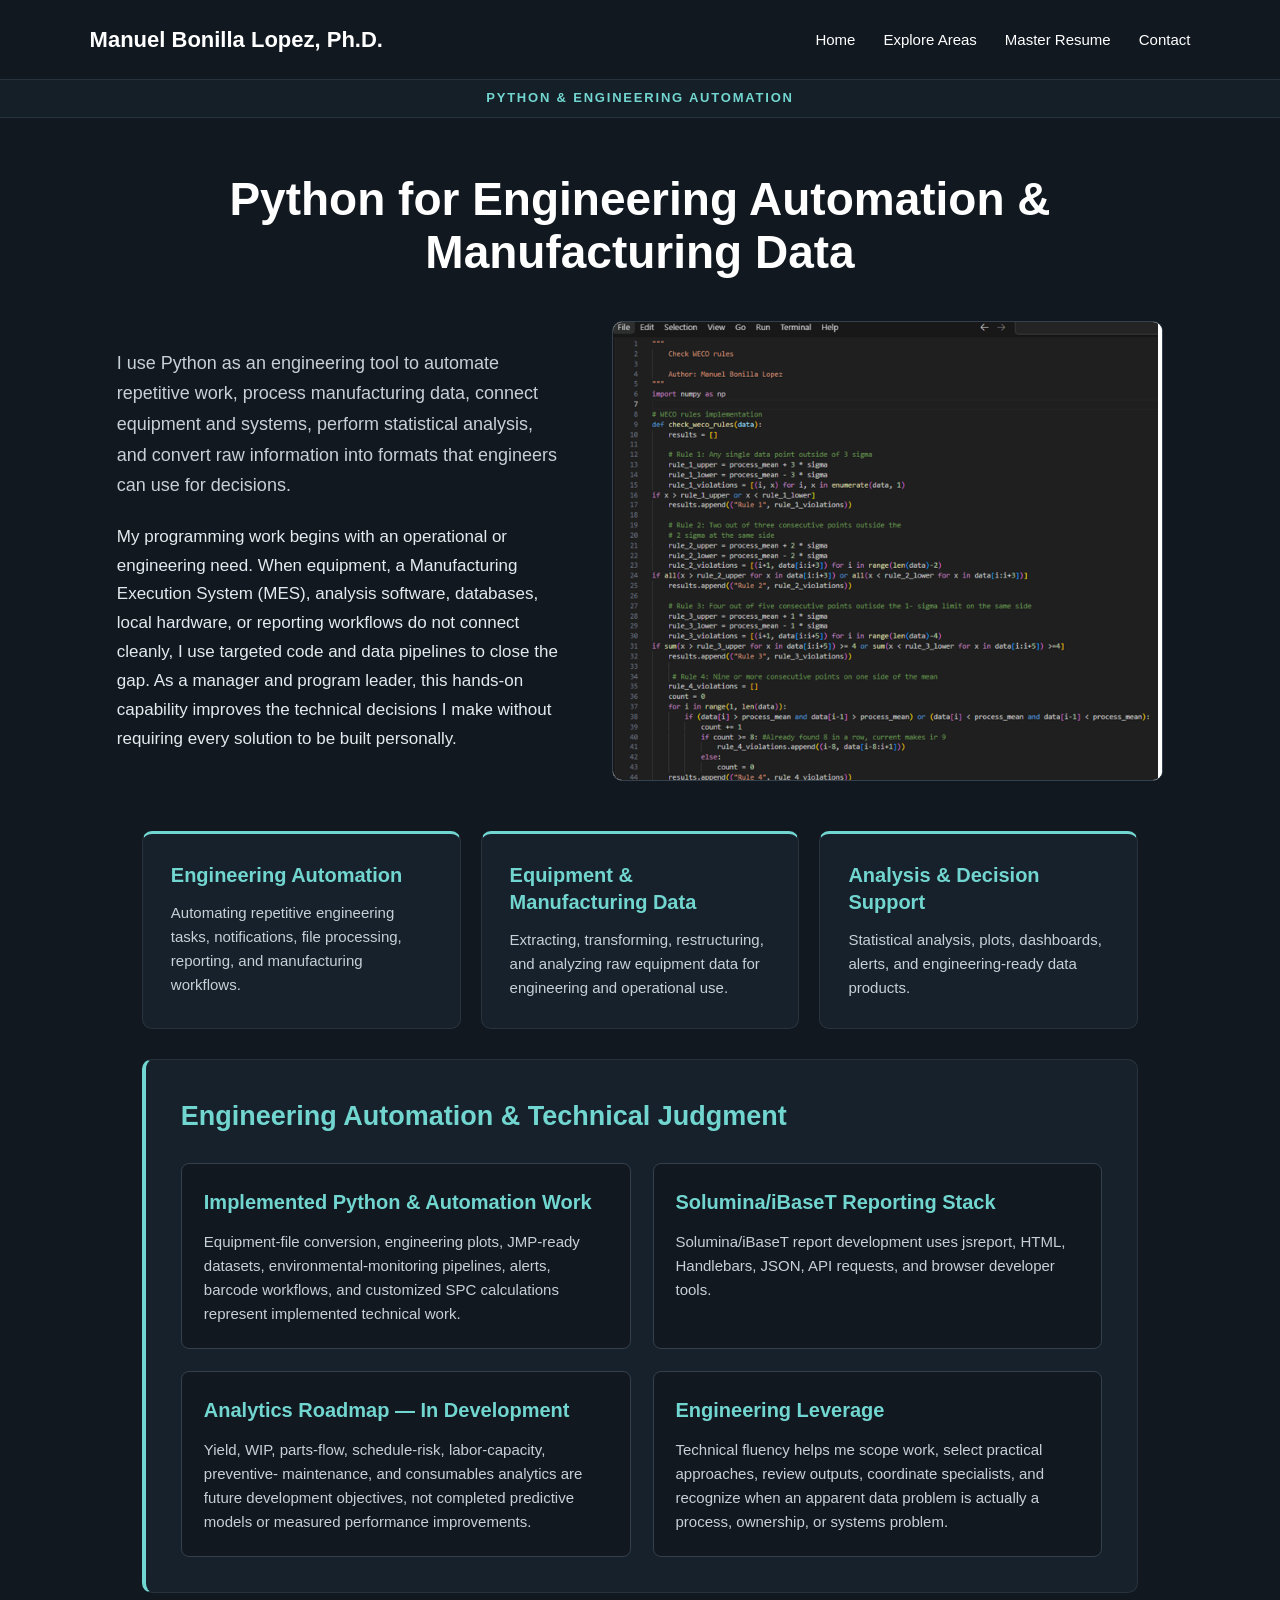
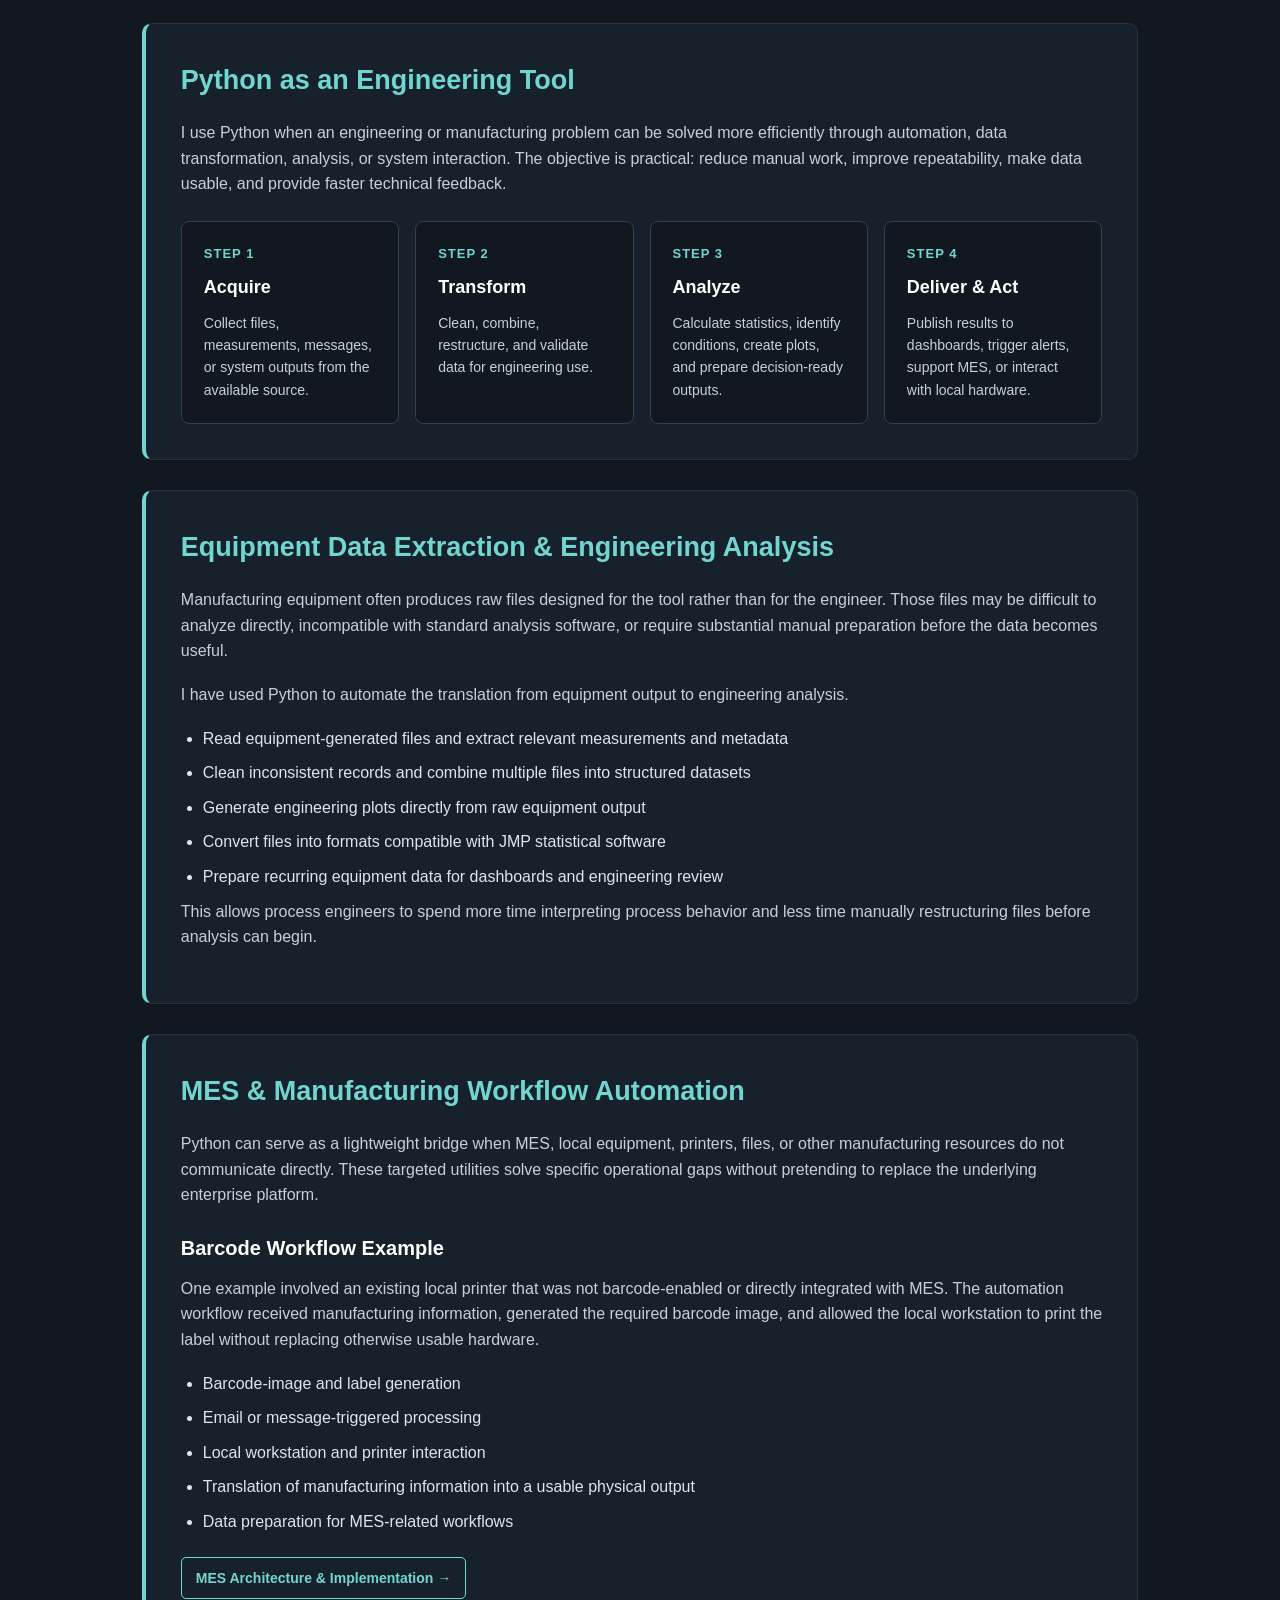
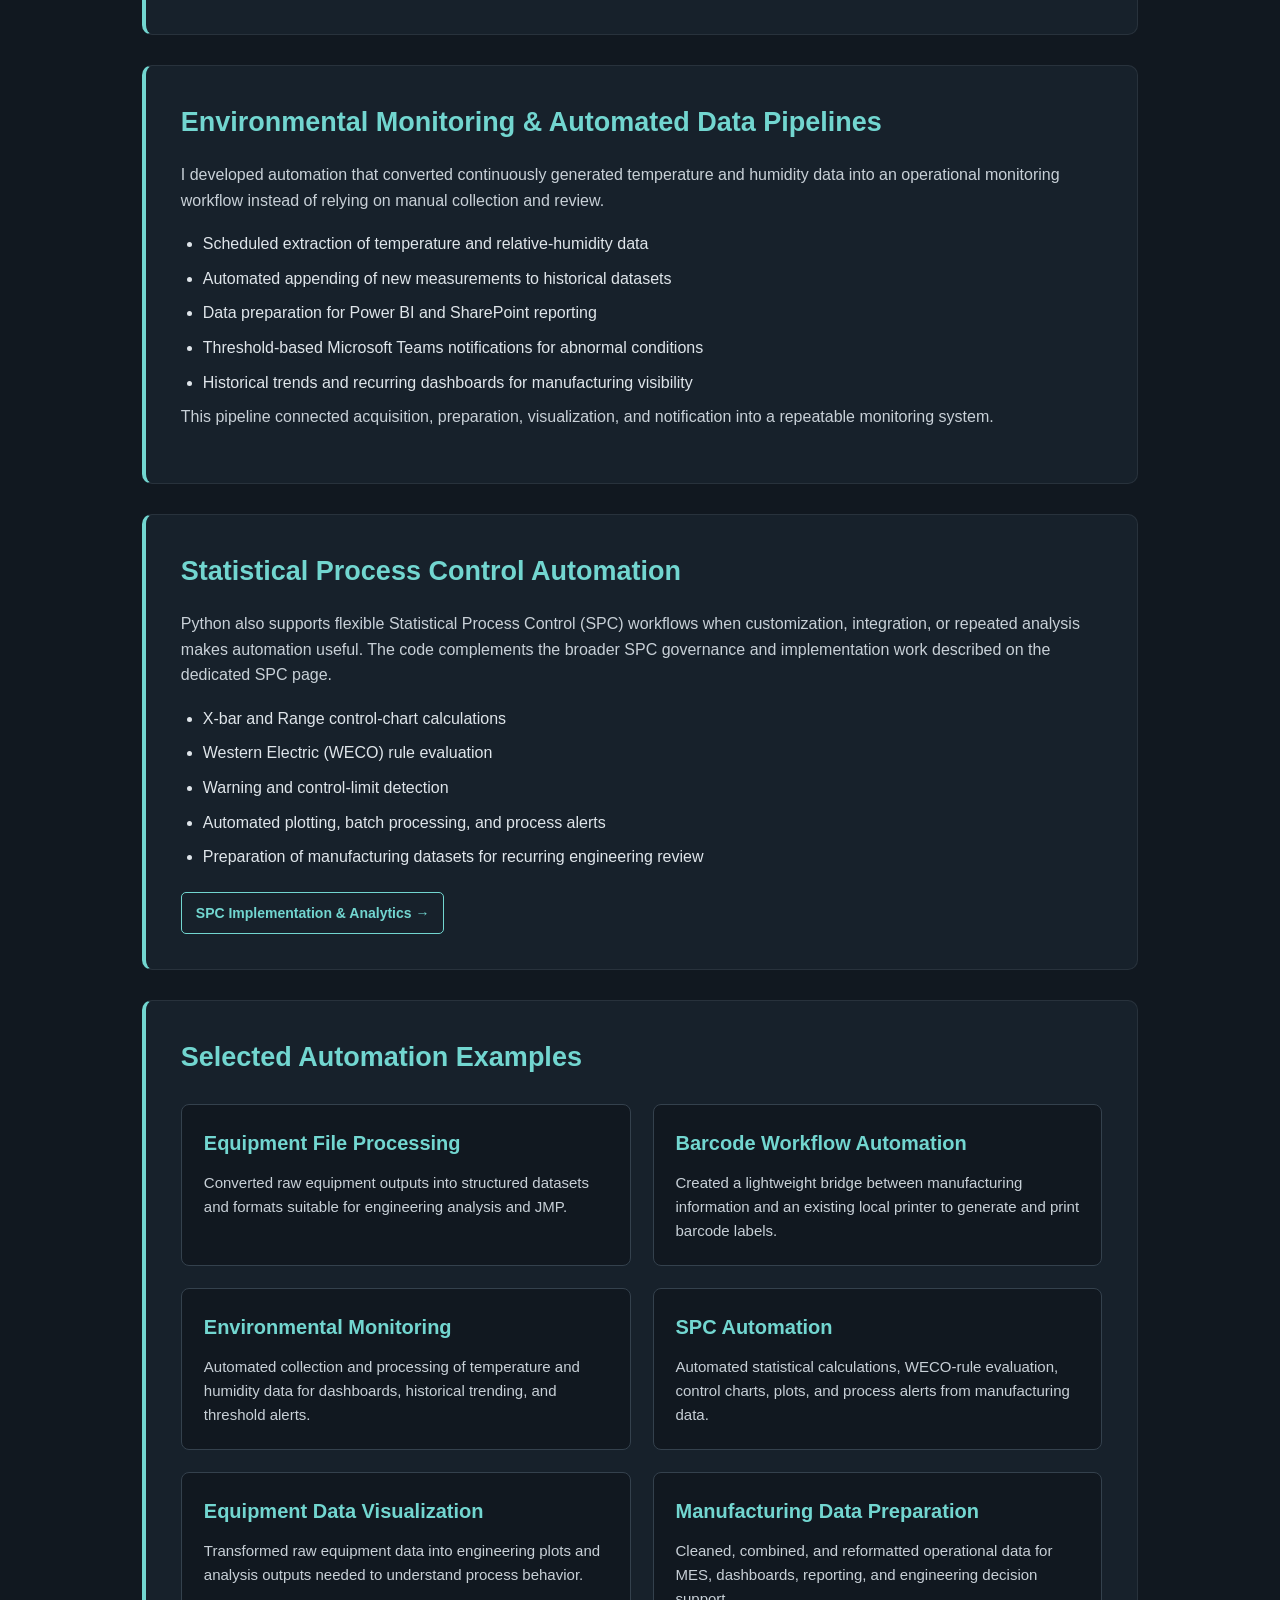
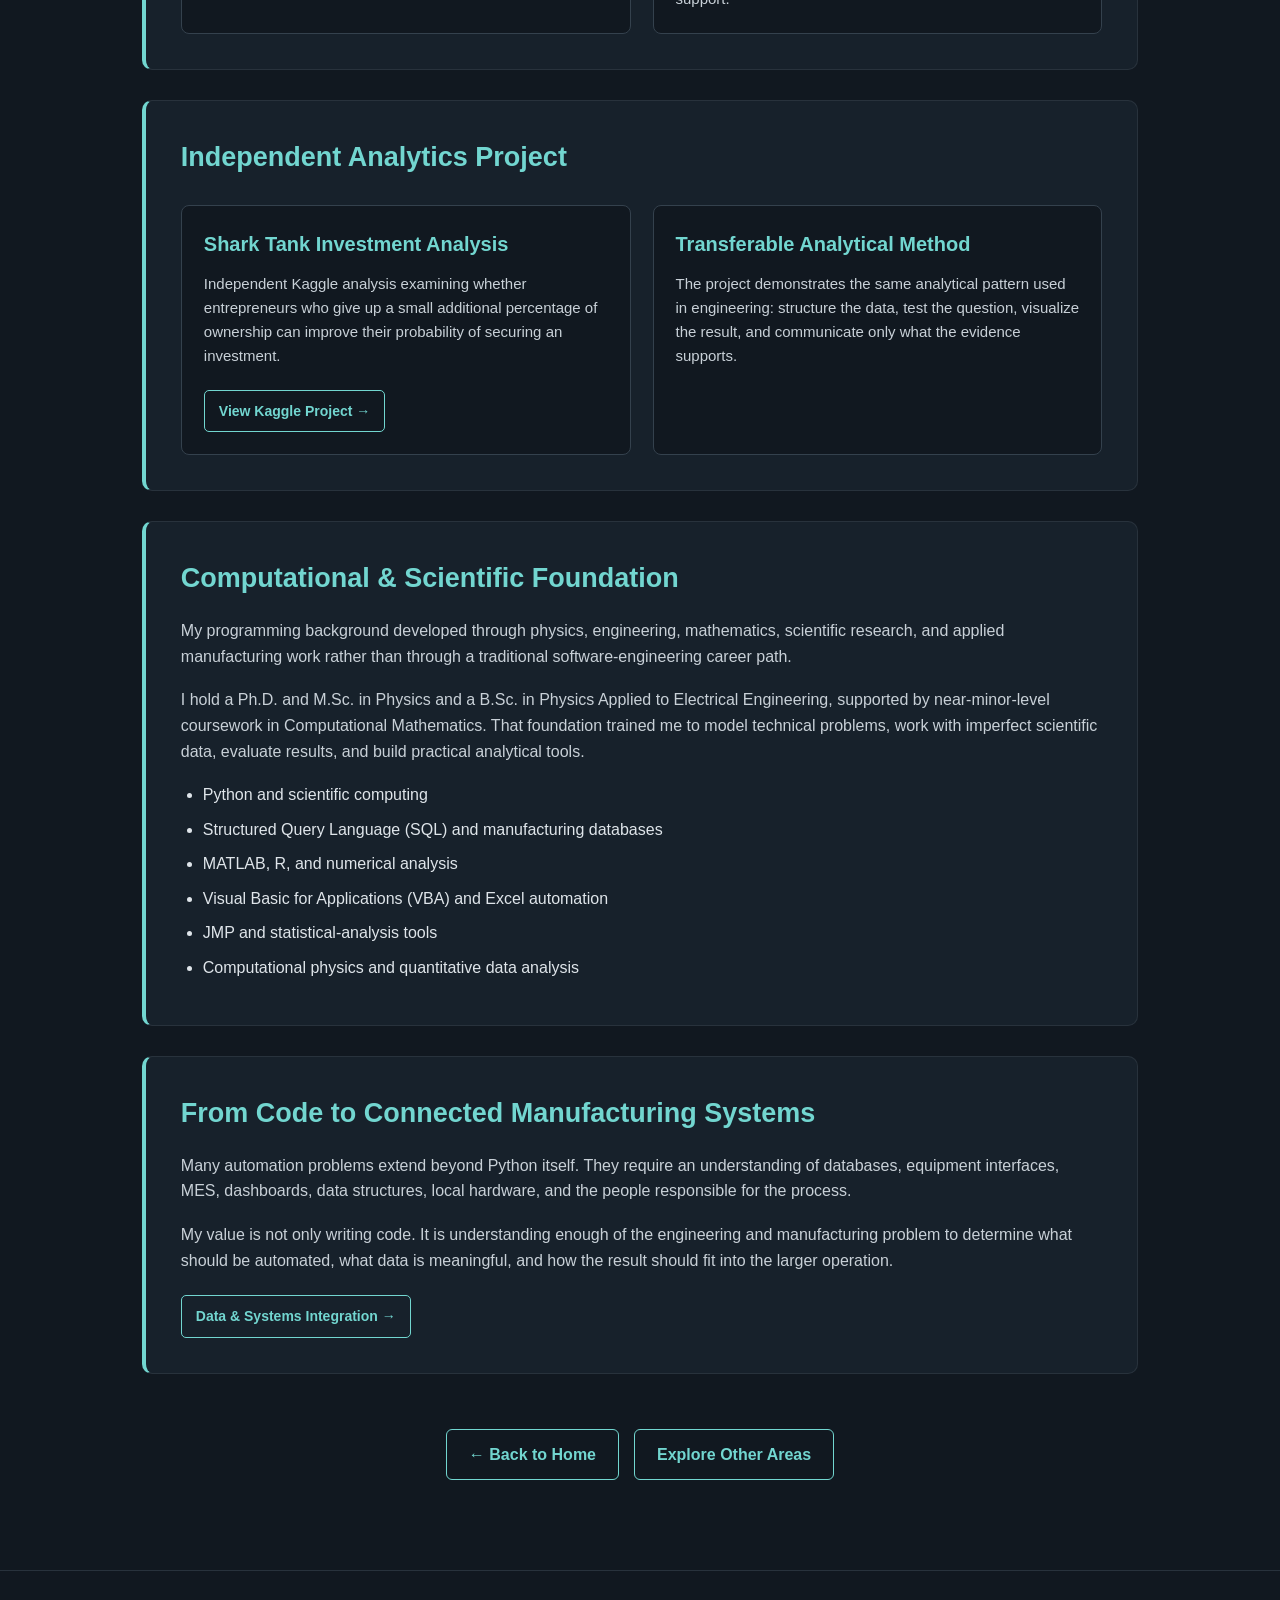
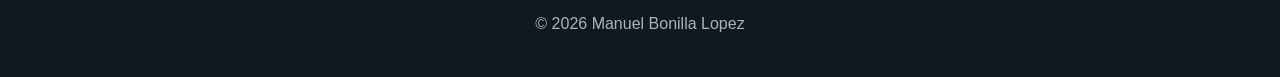
<file: python.html>
<!DOCTYPE html>
<html lang="en">
<head>
  <meta charset="UTF-8">
  <meta name="viewport" content="width=device-width, initial-scale=1.0">

  <title>Python &amp; Engineering Automation | Manuel Bonilla Lopez, Ph.D.</title>

  <meta name="description" content="Python-based engineering automation, equipment-data processing, manufacturing workflows, SPC analysis, environmental monitoring, dashboards, and MES support.">

  <style>
    * {
      box-sizing: border-box;
      margin: 0;
      padding: 0;
    }

    html {
      scroll-behavior: smooth;
    }

    body {
      font-family: Arial, Helvetica, sans-serif;
      background: #111820;
      color: white;
      line-height: 1.6;
    }

    .sticky-shell {
      position: sticky;
      top: 0;
      z-index: 1000;
      background: #111820;
    }

    header {
      display: flex;
      justify-content: space-between;
      align-items: center;
      padding: 22px 7%;
      background: #111820;
      border-bottom: 1px solid #28323c;
    }

    .name {
      font-size: 22px;
      font-weight: bold;
      white-space: nowrap;
    }

    nav {
      display: flex;
      align-items: center;
      gap: 28px;
    }

    nav a {
      color: white;
      text-decoration: none;
      font-size: 15px;
      transition: color .2s ease;
    }

    nav a:hover,
    nav a:focus-visible {
      color: #72d6d0;
    }

    .page-bar {
      background: #151f28;
      color: #72d6d0;
      text-align: center;
      font-size: 13px;
      font-weight: bold;
      letter-spacing: 1.8px;
      text-transform: uppercase;
      padding: 8px 20px;
      border-bottom: 1px solid #28323c;
    }

    .hero {
      max-width: 1200px;
      margin: auto;
      padding: 55px 6% 50px;
    }

    .hero h1 {
      font-size: 46px;
      line-height: 1.15;
      text-align: center;
      max-width: 980px;
      margin: 0 auto 42px;
    }

    .hero-grid {
      display: grid;
      grid-template-columns: .9fr 1.1fr;
      gap: 45px;
      align-items: stretch;
    }

    .hero-text {
      display: flex;
      flex-direction: column;
      justify-content: center;
    }

    .hero-text p {
      font-size: 18px;
      line-height: 1.7;
      color: #c8d0d7;
      margin-bottom: 22px;
    }

    .hero-summary {
      color: #e4eaee;
      font-size: 17px;
      line-height: 1.7;
    }

    .hero-image {
      display: flex;
      align-items: stretch;
      justify-content: center;
      width: 100%;
      height: 460px;
      overflow: hidden;
      border-radius: 10px;
      cursor: zoom-in;
    }

    .hero-image img {
      width: 100%;
      height: 100%;
      min-height: 0;
      object-fit: cover;
      object-position: top center;
      display: block;
      background: white;
      border-radius: 10px;
      border: 1px solid #34414d;
    }

    main {
      max-width: 1150px;
      margin: auto;
      padding: 0 6% 80px;
    }

    .capability-grid {
      display: grid;
      grid-template-columns: repeat(3, 1fr);
      gap: 20px;
      margin-bottom: 30px;
    }

    .capability {
      background: #17212b;
      border: 1px solid #28323c;
      border-top: 3px solid #72d6d0;
      border-radius: 10px;
      padding: 28px;
    }

    .capability h2 {
      color: #72d6d0;
      margin-bottom: 12px;
      font-size: 20px;
      line-height: 1.35;
    }

    .capability p {
      color: #c8d0d7;
      font-size: 15px;
    }

    .section {
      background: #17212b;
      border: 1px solid #28323c;
      border-left: 4px solid #72d6d0;
      border-radius: 10px;
      padding: 35px;
      margin-bottom: 30px;
    }

    .section h2 {
      color: #72d6d0;
      font-size: 27px;
      margin-bottom: 18px;
    }

    .section h3 {
      color: white;
      font-size: 20px;
      margin-top: 24px;
      margin-bottom: 12px;
    }

    .section p {
      color: #c8d0d7;
      margin-bottom: 18px;
    }

    .section ul {
      padding-left: 22px;
    }

    .section li {
      margin-bottom: 9px;
      color: #dfe5ea;
    }

    .project-grid {
      display: grid;
      grid-template-columns: repeat(2, 1fr);
      gap: 22px;
      margin-top: 25px;
    }

    .project-card {
      background: #111820;
      border: 1px solid #34414d;
      border-radius: 8px;
      padding: 22px;
    }

    .project-card h3 {
      color: #72d6d0;
      margin: 0 0 12px;
      font-size: 20px;
    }

    .project-card p {
      font-size: 15px;
      margin-bottom: 0;
    }

    .workflow-grid {
      display: grid;
      grid-template-columns: repeat(4, 1fr);
      gap: 16px;
      margin-top: 24px;
    }

    .workflow-step {
      background: #111820;
      border: 1px solid #34414d;
      border-radius: 8px;
      padding: 22px;
    }

    .workflow-number {
      display: block;
      color: #72d6d0;
      font-size: 13px;
      font-weight: bold;
      letter-spacing: 1px;
      text-transform: uppercase;
      margin-bottom: 8px;
    }

    .workflow-step h3 {
      color: white;
      font-size: 18px;
      margin: 0 0 10px;
    }

    .workflow-step p {
      font-size: 14px;
      margin-bottom: 0;
    }

    .related-links {
      display: flex;
      flex-wrap: wrap;
      gap: 12px;
      margin-top: 22px;
    }

    .related-links a {
      display: inline-block;
      border: 1px solid #72d6d0;
      color: #72d6d0;
      padding: 9px 14px;
      border-radius: 5px;
      text-decoration: none;
      font-size: 14px;
      font-weight: bold;
    }

    .related-links a:hover,
    .related-links a:focus-visible {
      background: #72d6d0;
      color: #111820;
    }

    .small {
      font-size: 14px;
      color: #aab3bb;
    }

    .page-navigation {
      display: flex;
      justify-content: center;
      gap: 15px;
      flex-wrap: wrap;
      margin: 55px 0 10px;
    }

    .page-navigation a {
      display: inline-block;
      text-decoration: none;
      color: #72d6d0;
      border: 1px solid #72d6d0;
      border-radius: 6px;
      padding: 12px 22px;
      font-weight: bold;
      transition: all .2s ease;
    }

    .page-navigation a:hover,
    .page-navigation a:focus-visible {
      background: #72d6d0;
      color: #111820;
    }

    footer {
      text-align: center;
      padding: 40px;
      border-top: 1px solid #28323c;
      color: #aab3bb;
    }

    @media (max-width: 1000px) {
      .workflow-grid {
        grid-template-columns: repeat(2, 1fr);
      }
    }

    @media (max-width: 900px) {
      .hero-grid,
      .capability-grid,
      .project-grid {
        grid-template-columns: 1fr;
      }

      .hero h1 {
        font-size: 38px;
      }

      .hero-image img {
        height: auto;
        min-height: auto;
        object-fit: contain;
      }

      .hero-image {
        height: auto;
        overflow: visible;
      }
    }

    @media (max-width: 700px) {
      header {
        flex-direction: column;
        gap: 15px;
        padding: 16px 5%;
      }

      nav {
        gap: 16px;
        flex-wrap: wrap;
        justify-content: center;
      }

      .name {
        font-size: 20px;
      }

      .page-bar {
        font-size: 11px;
      }

      .hero {
        padding-top: 38px;
      }

      .hero h1 {
        font-size: 32px;
        margin-bottom: 30px;
      }

      .workflow-grid {
        grid-template-columns: 1fr;
      }

      .section {
        padding: 25px;
      }
    }
  </style>
</head>

<body>
  <div class="sticky-shell">
    <header>
      <div class="name">Manuel Bonilla Lopez, Ph.D.</div>

      <nav aria-label="Primary navigation">
        <a href="index.html">Home</a>
        <a href="index.html#projects">Explore Areas</a>
        <a href="Manuel%20Bonilla%20Lopez%20PhD%20Master%20Resume.pdf">Master Resume</a>
        <a href="contact.html">Contact</a>
      </nav>
    </header>

    <div class="page-bar">Python &amp; Engineering Automation</div>
  </div>

  <section class="hero">
    <h1>Python for Engineering Automation &amp; Manufacturing Data</h1>

    <div class="hero-grid">
      <div class="hero-text">
        <p>
          I use Python as an engineering tool to automate repetitive work,
          process manufacturing data, connect equipment and systems, perform
          statistical analysis, and convert raw information into formats that
          engineers can use for decisions.
        </p>

        <div class="hero-summary">
          My programming work begins with an operational or engineering need.
          When equipment, a Manufacturing Execution System (MES), analysis
          software, databases, local hardware, or reporting workflows do not
          connect cleanly, I use targeted code and data pipelines to close the gap.
          As a manager and program leader, this hands-on capability improves the
          technical decisions I make without requiring every solution to be built personally.
        </div>
      </div>

      <a class="hero-image" href="assets/img/python.png" target="_blank" rel="noopener" aria-label="Open the Python engineering automation image at full size">
        <img src="assets/img/python.png" alt="Python engineering automation and manufacturing-data processing code">
      </a>
    </div>
  </section>

  <main>
    <div class="capability-grid">
      <section class="capability">
        <h2>Engineering Automation</h2>
        <p>Automating repetitive engineering tasks, notifications, file processing, reporting, and manufacturing workflows.</p>
      </section>

      <section class="capability">
        <h2>Equipment &amp; Manufacturing Data</h2>
        <p>Extracting, transforming, restructuring, and analyzing raw equipment data for engineering and operational use.</p>
      </section>

      <section class="capability">
        <h2>Analysis &amp; Decision Support</h2>
        <p>Statistical analysis, plots, dashboards, alerts, and engineering-ready data products.</p>
      </section>
    </div>

    <section class="section">
      <h2>Engineering Automation & Technical Judgment</h2>



      <div class="project-grid">
        <div class="project-card">
          <h3>Implemented Python &amp; Automation Work</h3>
          <p>
            Equipment-file conversion, engineering plots, JMP-ready datasets,
            environmental-monitoring pipelines, alerts, barcode workflows, and
            customized SPC calculations represent implemented technical work.
          </p>
        </div>

        <div class="project-card">
          <h3>Solumina/iBaseT Reporting Stack</h3>
          <p>
Solumina/iBaseT report development uses jsreport, HTML, Handlebars, JSON, API requests, and browser developer tools. 
      
          </p>
        </div>

        <div class="project-card">
          <h3>Analytics Roadmap — In Development</h3>
          <p>
            Yield, WIP, parts-flow, schedule-risk, labor-capacity, preventive-
            maintenance, and consumables analytics are future development objectives,
            not completed predictive models or measured performance improvements.
          </p>
        </div>

        <div class="project-card">
          <h3>Engineering Leverage</h3>
          <p>
            Technical fluency helps me scope work, select practical approaches,
            review outputs, coordinate specialists, and recognize when an apparent
            data problem is actually a process, ownership, or systems problem.
          </p>
        </div>
      </div>
    </section>

    <section class="section">
      <h2>Python as an Engineering Tool</h2>

      <p>
        I use Python when an engineering or manufacturing problem can be solved
        more efficiently through automation, data transformation, analysis, or
        system interaction. The objective is practical: reduce manual work,
        improve repeatability, make data usable, and provide faster technical feedback.
      </p>

      <div class="workflow-grid">
        <div class="workflow-step">
          <span class="workflow-number">Step 1</span>
          <h3>Acquire</h3>
          <p>Collect files, measurements, messages, or system outputs from the available source.</p>
        </div>

        <div class="workflow-step">
          <span class="workflow-number">Step 2</span>
          <h3>Transform</h3>
          <p>Clean, combine, restructure, and validate data for engineering use.</p>
        </div>

        <div class="workflow-step">
          <span class="workflow-number">Step 3</span>
          <h3>Analyze</h3>
          <p>Calculate statistics, identify conditions, create plots, and prepare decision-ready outputs.</p>
        </div>

        <div class="workflow-step">
          <span class="workflow-number">Step 4</span>
          <h3>Deliver &amp; Act</h3>
          <p>Publish results to dashboards, trigger alerts, support MES, or interact with local hardware.</p>
        </div>
      </div>
    </section>

    <section class="section">
      <h2>Equipment Data Extraction &amp; Engineering Analysis</h2>

      <p>
        Manufacturing equipment often produces raw files designed for the tool
        rather than for the engineer. Those files may be difficult to analyze
        directly, incompatible with standard analysis software, or require
        substantial manual preparation before the data becomes useful.
      </p>

      <p>
        I have used Python to automate the translation from equipment output to
        engineering analysis.
      </p>

      <ul>
        <li>Read equipment-generated files and extract relevant measurements and metadata</li>
        <li>Clean inconsistent records and combine multiple files into structured datasets</li>
        <li>Generate engineering plots directly from raw equipment output</li>
        <li>Convert files into formats compatible with JMP statistical software</li>
        <li>Prepare recurring equipment data for dashboards and engineering review</li>
      </ul>

      <p>
        This allows process engineers to spend more time interpreting process
        behavior and less time manually restructuring files before analysis can begin.
      </p>
    </section>

    <section class="section">
      <h2>MES &amp; Manufacturing Workflow Automation</h2>

      <p>
        Python can serve as a lightweight bridge when MES, local equipment,
        printers, files, or other manufacturing resources do not communicate directly.
        These targeted utilities solve specific operational gaps without pretending
        to replace the underlying enterprise platform.
      </p>

      <h3>Barcode Workflow Example</h3>

      <p>
        One example involved an existing local printer that was not barcode-enabled
        or directly integrated with MES. The automation workflow received manufacturing
        information, generated the required barcode image, and allowed the local
        workstation to print the label without replacing otherwise usable hardware.
      </p>

      <ul>
        <li>Barcode-image and label generation</li>
        <li>Email or message-triggered processing</li>
        <li>Local workstation and printer interaction</li>
        <li>Translation of manufacturing information into a usable physical output</li>
        <li>Data preparation for MES-related workflows</li>
      </ul>

      <div class="related-links">
        <a href="mes.html">MES Architecture &amp; Implementation →</a>
      </div>
    </section>

    <section class="section">
      <h2>Environmental Monitoring &amp; Automated Data Pipelines</h2>

      <p>
        I developed automation that converted continuously generated temperature
        and humidity data into an operational monitoring workflow instead of relying
        on manual collection and review.
      </p>

      <ul>
        <li>Scheduled extraction of temperature and relative-humidity data</li>
        <li>Automated appending of new measurements to historical datasets</li>
        <li>Data preparation for Power BI and SharePoint reporting</li>
        <li>Threshold-based Microsoft Teams notifications for abnormal conditions</li>
        <li>Historical trends and recurring dashboards for manufacturing visibility</li>
      </ul>

      <p>
        This pipeline connected acquisition, preparation, visualization, and
        notification into a repeatable monitoring system.
      </p>
    </section>

    <section class="section">
      <h2>Statistical Process Control Automation</h2>

      <p>
        Python also supports flexible Statistical Process Control (SPC) workflows
        when customization, integration, or repeated analysis makes automation useful.
        The code complements the broader SPC governance and implementation work
        described on the dedicated SPC page.
      </p>

      <ul>
        <li>X-bar and Range control-chart calculations</li>
        <li>Western Electric (WECO) rule evaluation</li>
        <li>Warning and control-limit detection</li>
        <li>Automated plotting, batch processing, and process alerts</li>
        <li>Preparation of manufacturing datasets for recurring engineering review</li>
      </ul>

      <div class="related-links">
        <a href="spc.html">SPC Implementation &amp; Analytics →</a>
      </div>
    </section>

    <section class="section">
      <h2>Selected Automation Examples</h2>

      <div class="project-grid">
        <div class="project-card">
          <h3>Equipment File Processing</h3>
          <p>Converted raw equipment outputs into structured datasets and formats suitable for engineering analysis and JMP.</p>
        </div>

        <div class="project-card">
          <h3>Barcode Workflow Automation</h3>
          <p>Created a lightweight bridge between manufacturing information and an existing local printer to generate and print barcode labels.</p>
        </div>

        <div class="project-card">
          <h3>Environmental Monitoring</h3>
          <p>Automated collection and processing of temperature and humidity data for dashboards, historical trending, and threshold alerts.</p>
        </div>

        <div class="project-card">
          <h3>SPC Automation</h3>
          <p>Automated statistical calculations, WECO-rule evaluation, control charts, plots, and process alerts from manufacturing data.</p>
        </div>

        <div class="project-card">
          <h3>Equipment Data Visualization</h3>
          <p>Transformed raw equipment data into engineering plots and analysis outputs needed to understand process behavior.</p>
        </div>

        <div class="project-card">
          <h3>Manufacturing Data Preparation</h3>
          <p>Cleaned, combined, and reformatted operational data for MES, dashboards, reporting, and engineering decision support.</p>
        </div>
      </div>
    </section>

    <section class="section">
      <h2>Independent Analytics Project</h2>

      <div class="project-grid">
        <div class="project-card">
          <h3>Shark Tank Investment Analysis</h3>
          <p>
            Independent Kaggle analysis examining whether entrepreneurs who give
            up a small additional percentage of ownership can improve their
            probability of securing an investment.
          </p>

          <div class="related-links">
            <a href="https://www.kaggle.com/code/mbonilla1/shark-tank-theory-renouncing-5-ownership-is-good/notebook" target="_blank" rel="noopener">View Kaggle Project →</a>
          </div>
        </div>

        <div class="project-card">
          <h3>Transferable Analytical Method</h3>
          <p>
            The project demonstrates the same analytical pattern used in engineering:
            structure the data, test the question, visualize the result, and communicate
            only what the evidence supports.
          </p>
        </div>
      </div>
    </section>

    <section class="section">
      <h2>Computational &amp; Scientific Foundation</h2>

      <p>
        My programming background developed through physics, engineering,
        mathematics, scientific research, and applied manufacturing work rather
        than through a traditional software-engineering career path.
      </p>

      <p>
        I hold a Ph.D. and M.Sc. in Physics and a B.Sc. in Physics Applied to
        Electrical Engineering, supported by near-minor-level coursework in
        Computational Mathematics. That foundation trained me to model technical
        problems, work with imperfect scientific data, evaluate results, and build
        practical analytical tools.
      </p>

      <ul>
        <li>Python and scientific computing</li>
        <li>Structured Query Language (SQL) and manufacturing databases</li>
        <li>MATLAB, R, and numerical analysis</li>
        <li>Visual Basic for Applications (VBA) and Excel automation</li>
        <li>JMP and statistical-analysis tools</li>
        <li>Computational physics and quantitative data analysis</li>
      </ul>
    </section>

    <section class="section">
      <h2>From Code to Connected Manufacturing Systems</h2>

      <p>
        Many automation problems extend beyond Python itself. They require an
        understanding of databases, equipment interfaces, MES, dashboards, data
        structures, local hardware, and the people responsible for the process.
      </p>

      <p>
        My value is not only writing code. It is understanding enough of the
        engineering and manufacturing problem to determine what should be automated,
        what data is meaningful, and how the result should fit into the larger operation.
      </p>

      <div class="related-links">
        <a href="data-systems.html">Data &amp; Systems Integration →</a>
      </div>
    </section>

    <div class="page-navigation">
      <a href="index.html">← Back to Home</a>
      <a href="index.html#projects">Explore Other Areas</a>
    </div>
  </main>

  <footer>
    © <span id="year">2026</span> Manuel Bonilla Lopez
  </footer>

  <script>
    document.getElementById("year").textContent = new Date().getFullYear();
  </script>
</body>
</html>
</file>
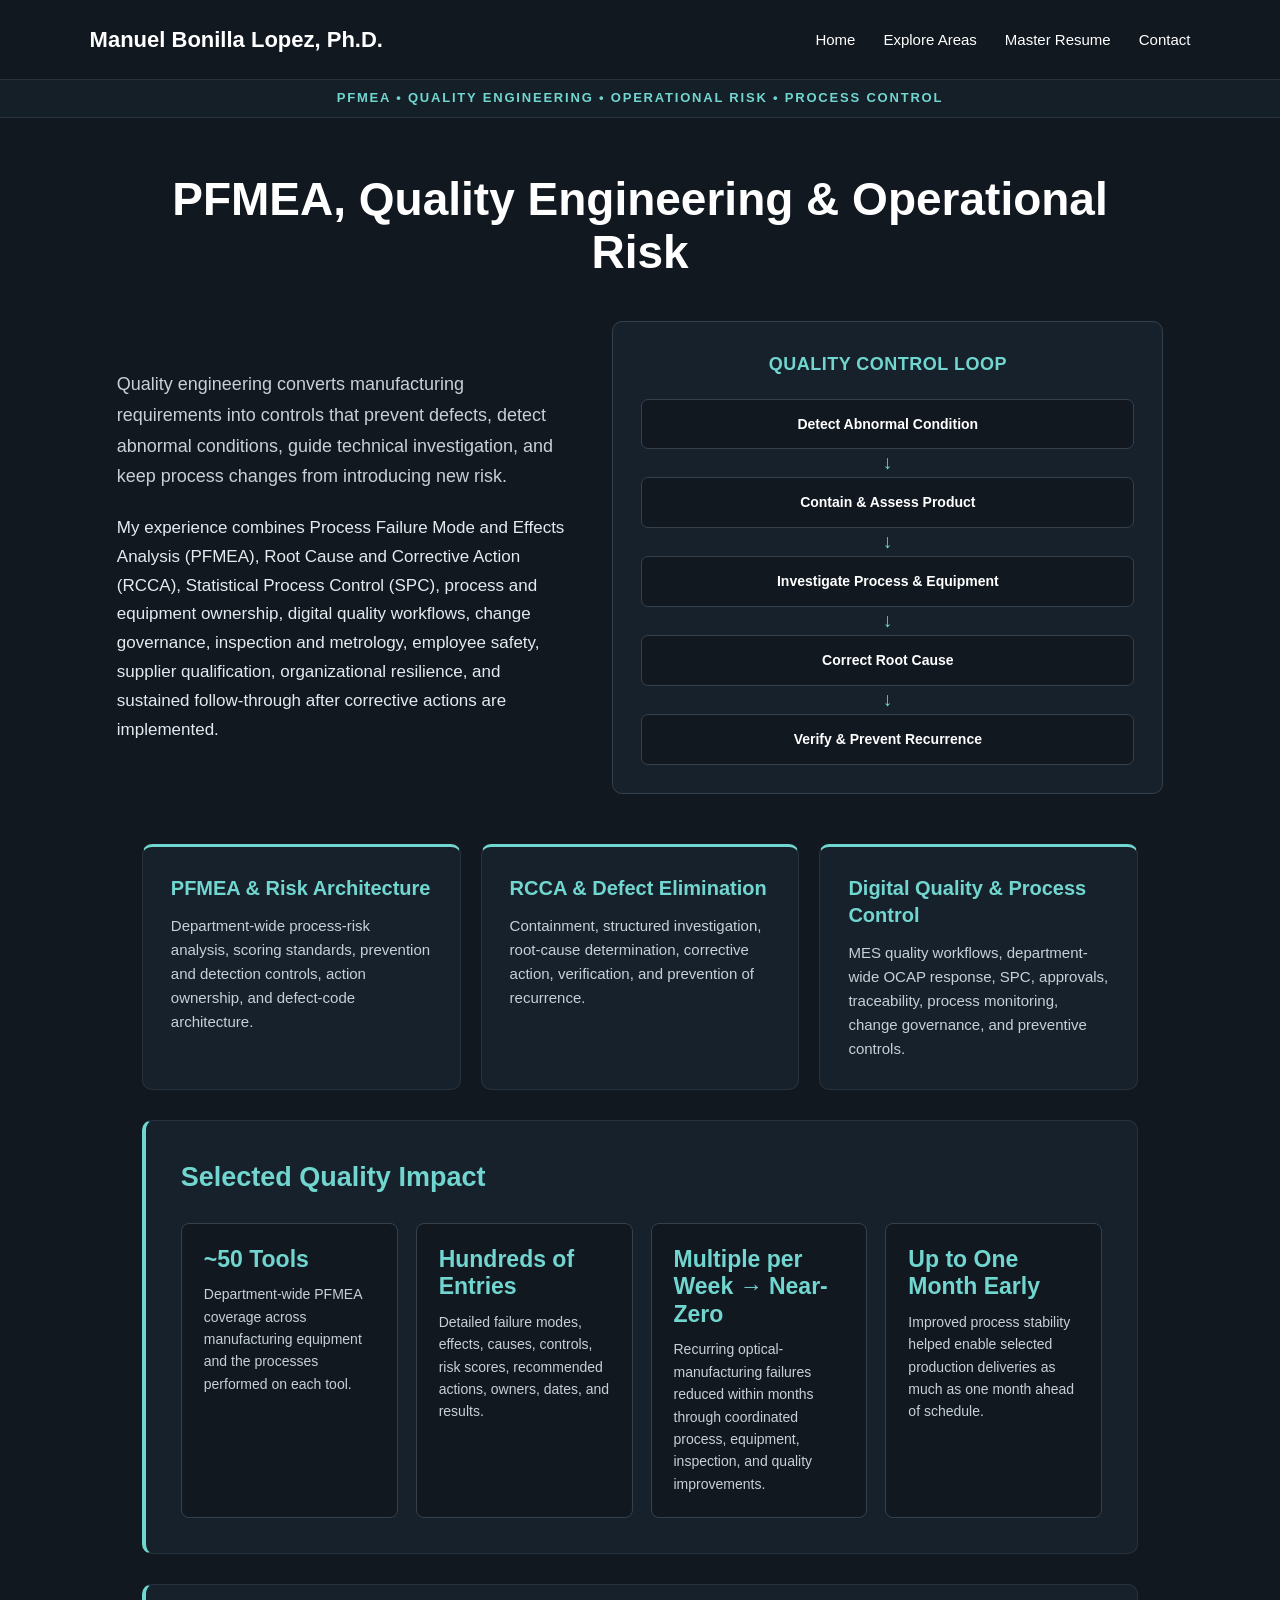
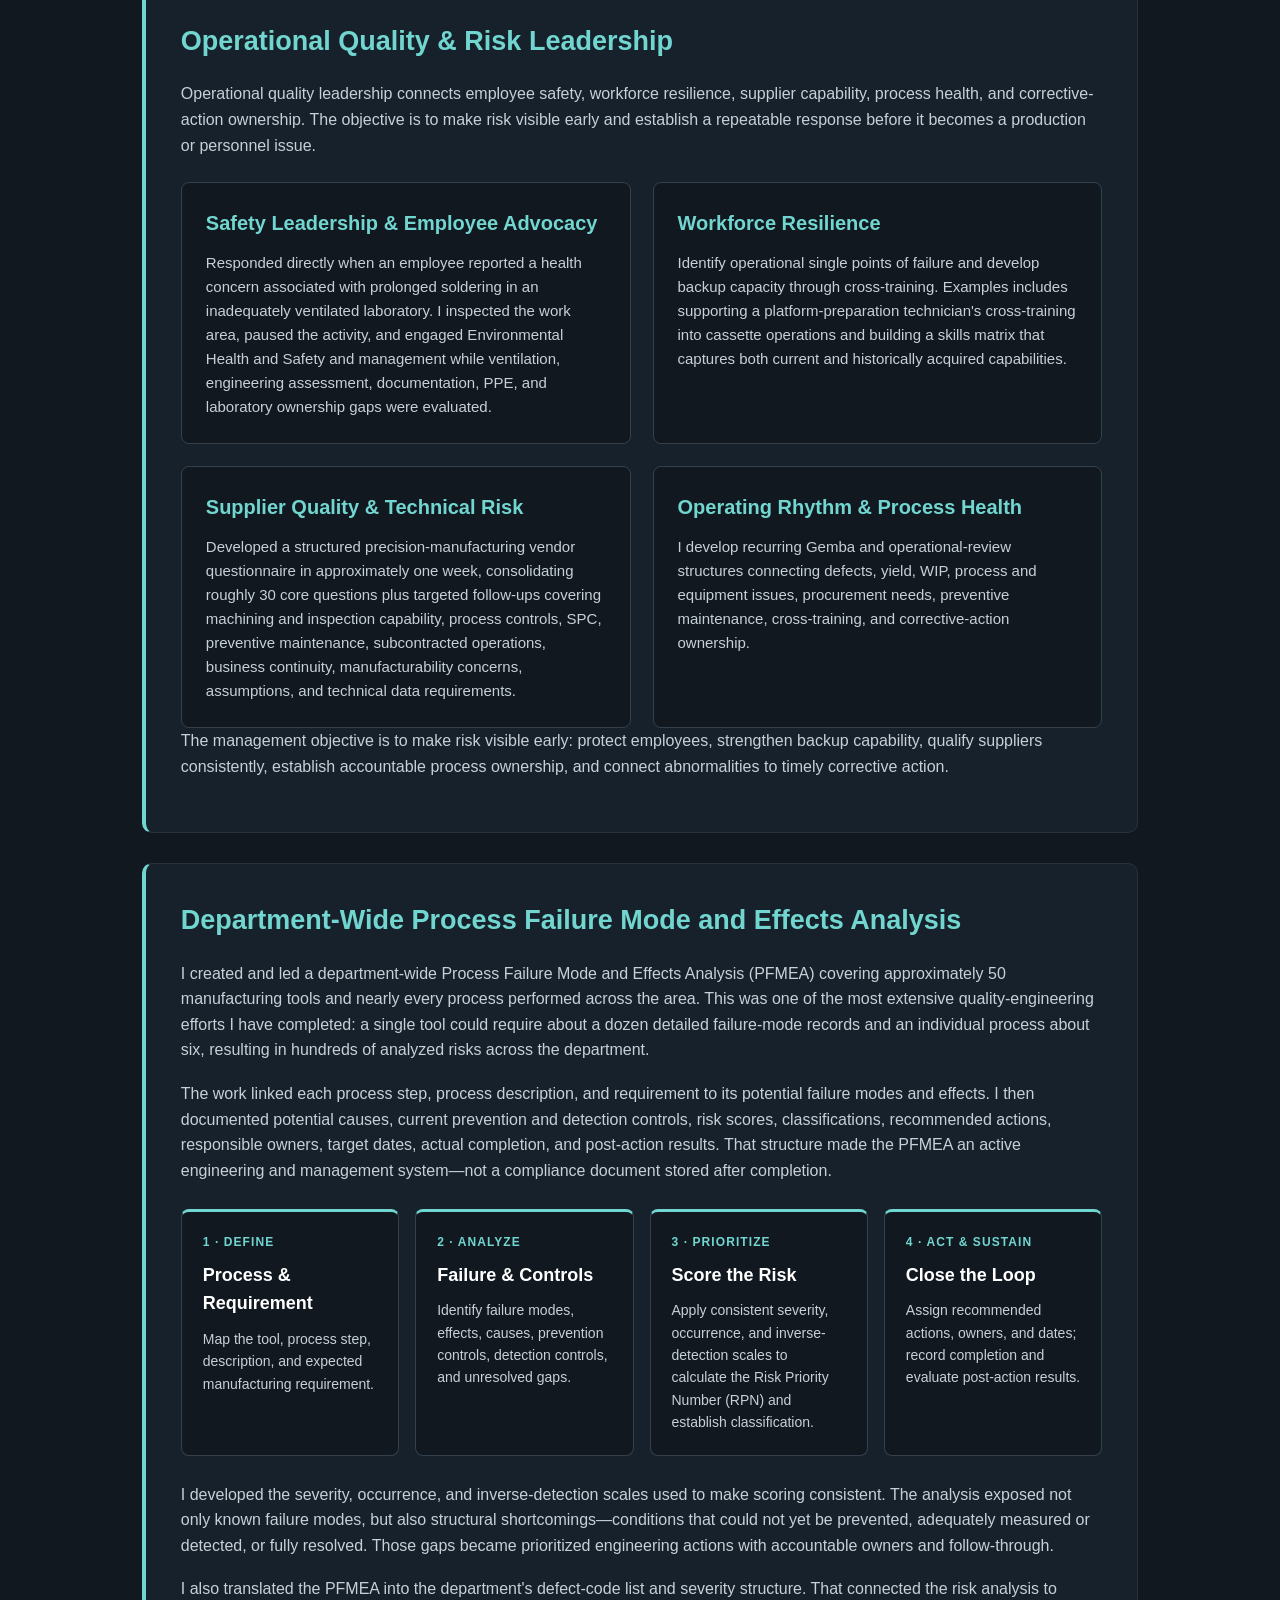
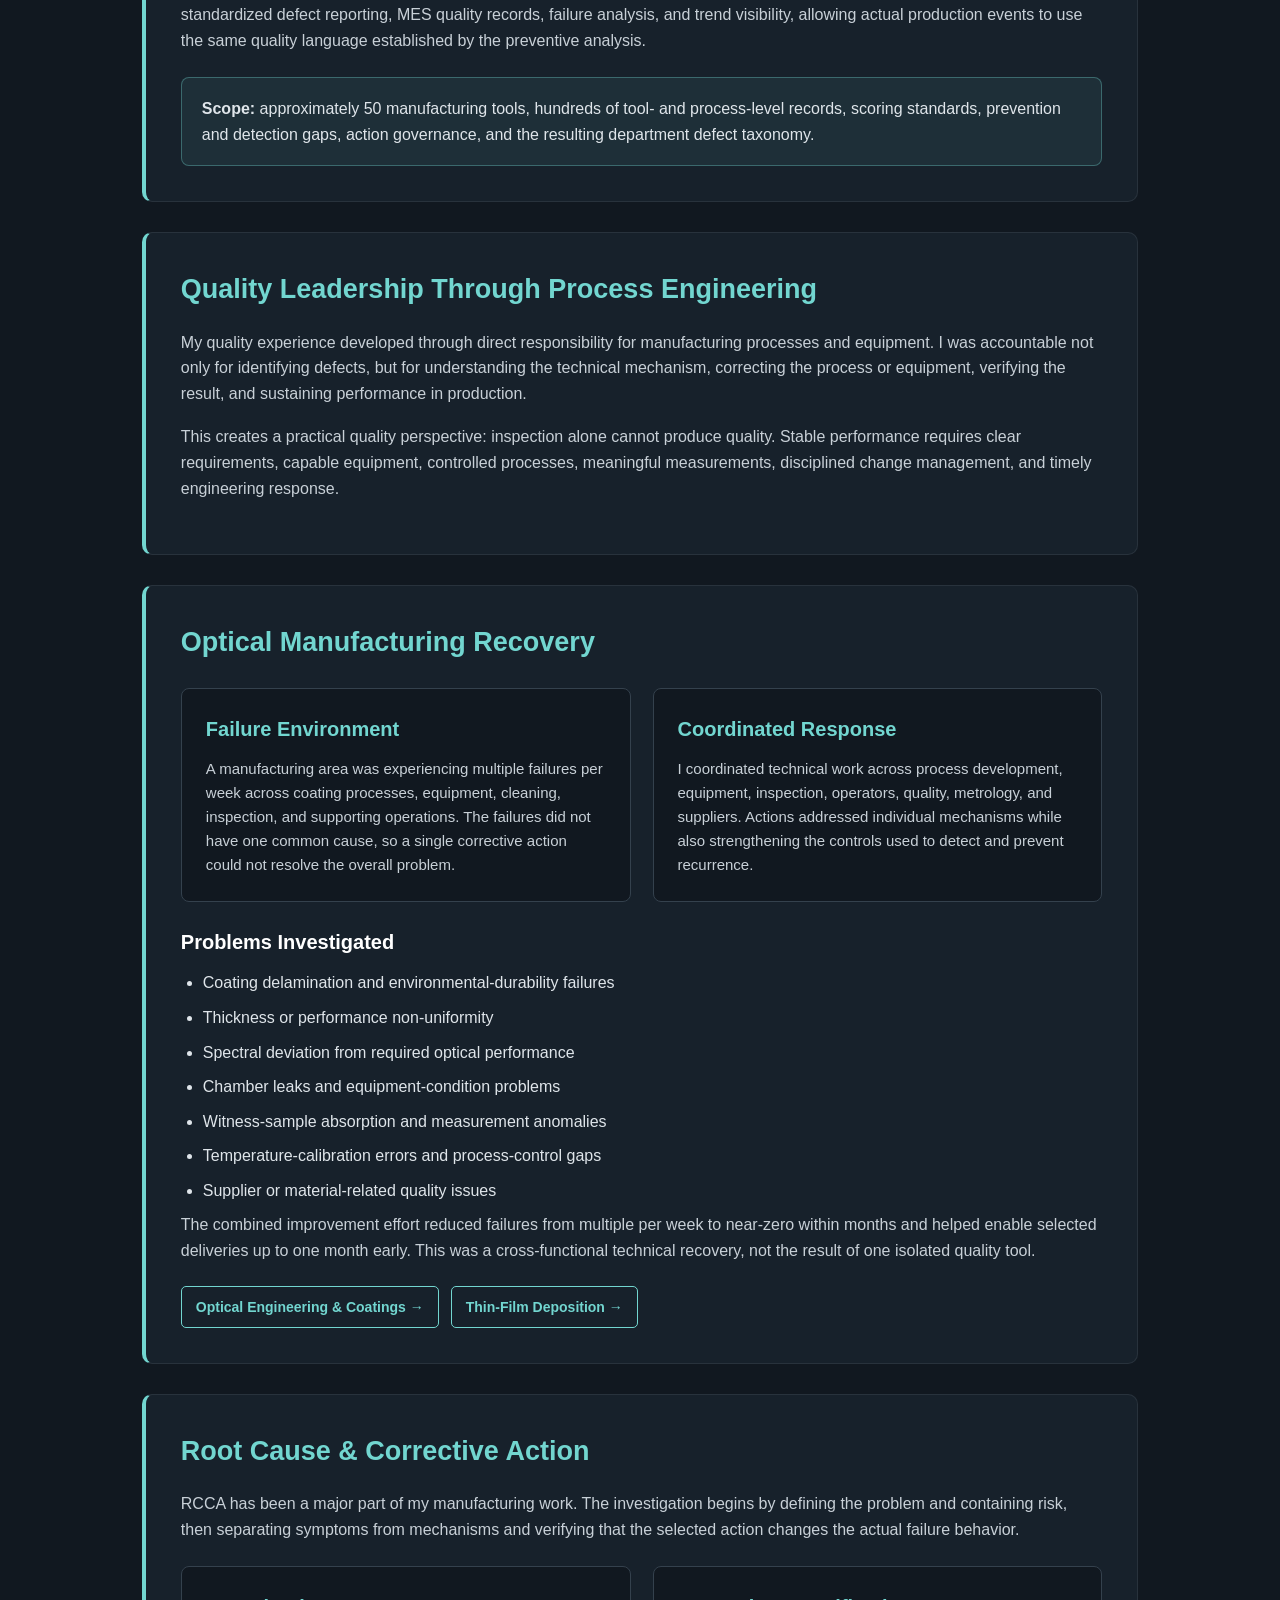
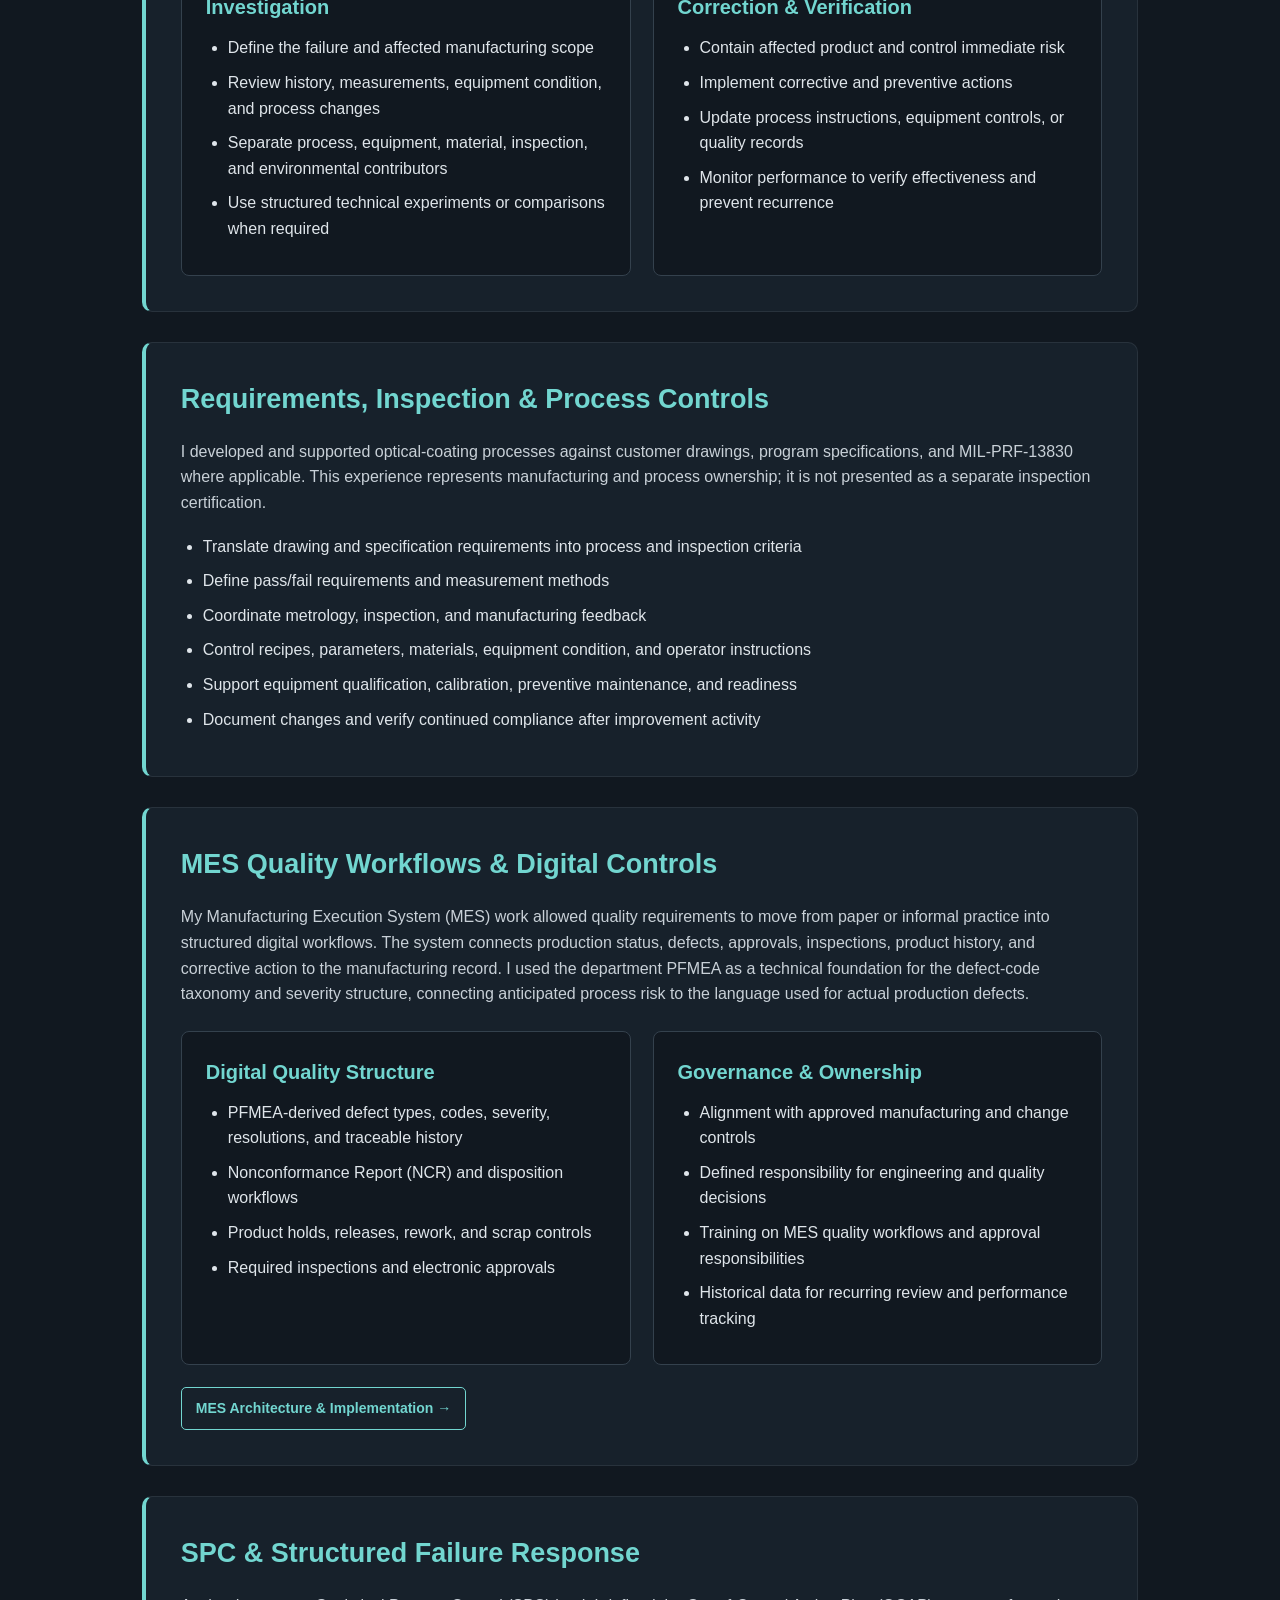
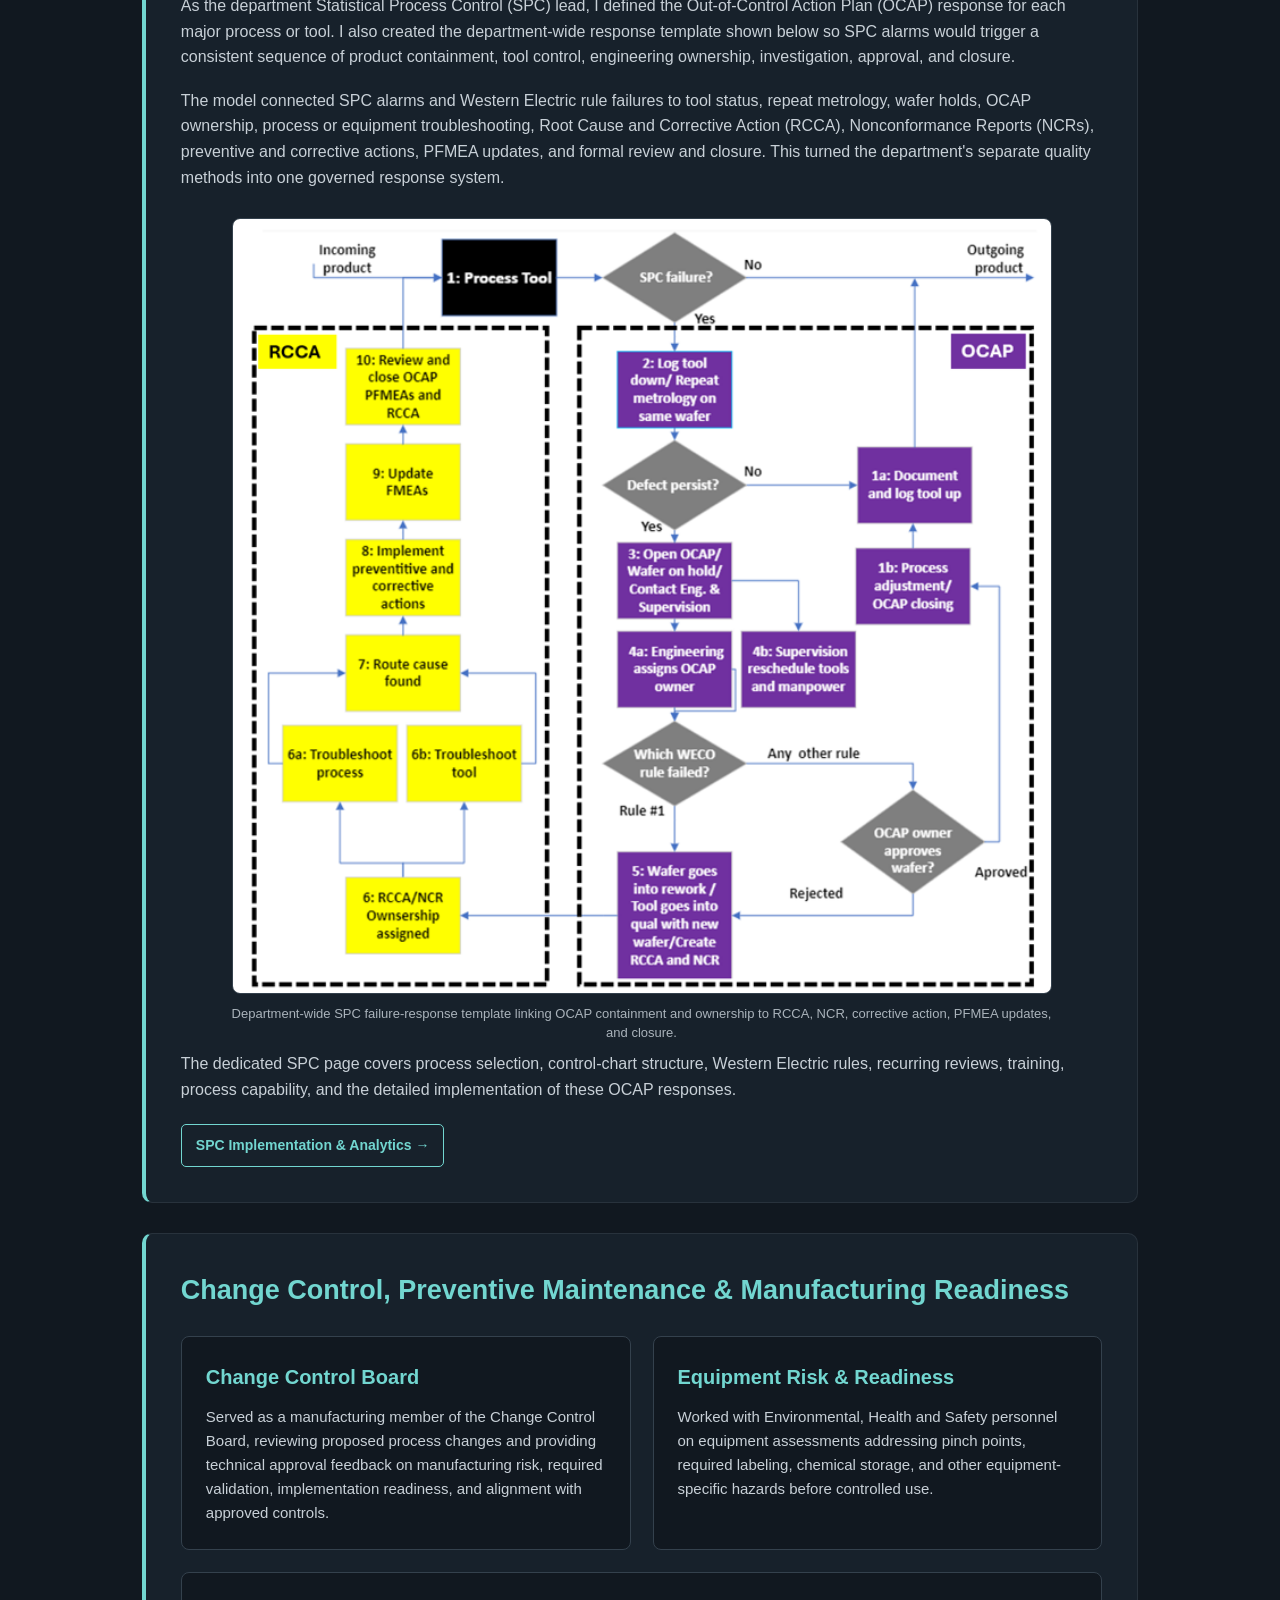
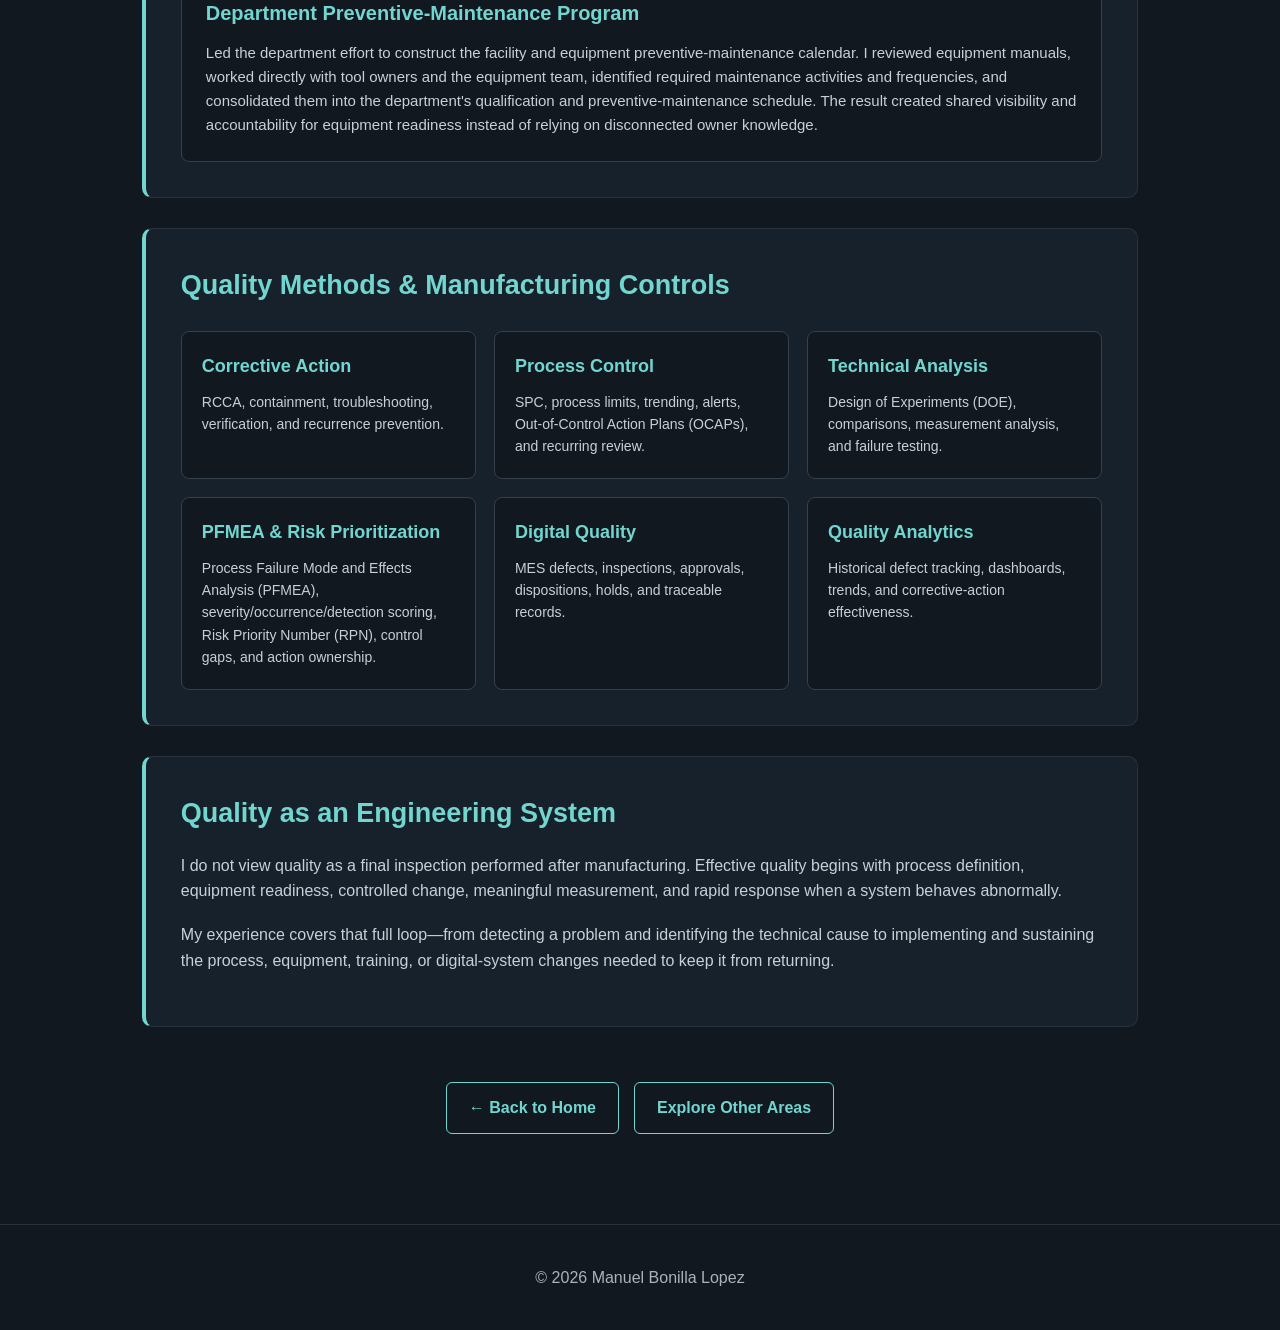
<file: quality.html>
<!DOCTYPE html>
<html lang="en">
<head>
  <meta charset="UTF-8">
  <meta name="viewport" content="width=device-width, initial-scale=1.0">

  <title>PFMEA, Quality Engineering &amp; Operational Risk | Manuel Bonilla Lopez, Ph.D.</title>

  <meta name="description" content="PFMEA, operational risk, quality engineering, safety leadership, supplier qualification, root-cause and corrective action, SPC, preventive maintenance, process control, and manufacturing risk reduction.">

  <style>
    * {
      box-sizing: border-box;
      margin: 0;
      padding: 0;
    }

    html {
      scroll-behavior: smooth;
    }

    body {
      font-family: Arial, Helvetica, sans-serif;
      background: #111820;
      color: white;
      line-height: 1.6;
    }

    .sticky-shell {
      position: sticky;
      top: 0;
      z-index: 1000;
      background: #111820;
    }

    header {
      display: flex;
      justify-content: space-between;
      align-items: center;
      padding: 22px 7%;
      background: #111820;
      border-bottom: 1px solid #28323c;
    }

    .name {
      font-size: 22px;
      font-weight: bold;
      white-space: nowrap;
    }

    nav {
      display: flex;
      align-items: center;
      gap: 28px;
    }

    nav a {
      color: white;
      text-decoration: none;
      font-size: 15px;
      transition: color .2s ease;
    }

    nav a:hover,
    nav a:focus-visible {
      color: #72d6d0;
    }

    .page-bar {
      background: #151f28;
      color: #72d6d0;
      text-align: center;
      font-size: 13px;
      font-weight: bold;
      letter-spacing: 1.8px;
      text-transform: uppercase;
      padding: 8px 20px;
      border-bottom: 1px solid #28323c;
    }

    .hero {
      max-width: 1200px;
      margin: auto;
      padding: 55px 6% 50px;
    }

    .hero h1 {
      font-size: 46px;
      line-height: 1.15;
      text-align: center;
      max-width: 1000px;
      margin: 0 auto 42px;
    }

    .hero-grid {
      display: grid;
      grid-template-columns: .9fr 1.1fr;
      gap: 45px;
      align-items: center;
    }

    .hero-text p {
      font-size: 18px;
      line-height: 1.7;
      color: #c8d0d7;
      margin-bottom: 22px;
    }

    .hero-summary {
      color: #e4eaee;
      font-size: 17px;
      line-height: 1.7;
    }

    .quality-loop {
      background: #17212b;
      border: 1px solid #34414d;
      border-radius: 10px;
      padding: 28px;
    }

    .quality-loop h2 {
      color: #72d6d0;
      text-align: center;
      font-size: 18px;
      letter-spacing: .5px;
      text-transform: uppercase;
      margin-bottom: 20px;
    }

    .loop-step {
      background: #111820;
      border: 1px solid #34414d;
      border-radius: 7px;
      padding: 13px 16px;
      text-align: center;
      font-size: 14px;
      font-weight: bold;
    }

    .loop-arrow {
      color: #72d6d0;
      text-align: center;
      font-size: 19px;
      line-height: 1.5;
    }

    main {
      max-width: 1150px;
      margin: auto;
      padding: 0 6% 80px;
    }

    .capability-grid {
      display: grid;
      grid-template-columns: repeat(3, 1fr);
      gap: 20px;
      margin-bottom: 30px;
    }

    .capability {
      background: #17212b;
      border: 1px solid #28323c;
      border-top: 3px solid #72d6d0;
      border-radius: 10px;
      padding: 28px;
    }

    .capability h2 {
      color: #72d6d0;
      margin-bottom: 12px;
      font-size: 20px;
      line-height: 1.35;
    }

    .capability p {
      color: #c8d0d7;
      font-size: 15px;
    }

    .section {
      background: #17212b;
      border: 1px solid #28323c;
      border-left: 4px solid #72d6d0;
      border-radius: 10px;
      padding: 35px;
      margin-bottom: 30px;
    }

    .section h2 {
      color: #72d6d0;
      font-size: 27px;
      margin-bottom: 18px;
    }

    .section h3 {
      color: white;
      font-size: 20px;
      margin-top: 24px;
      margin-bottom: 12px;
    }

    .section p {
      color: #c8d0d7;
      margin-bottom: 18px;
    }

    .section ul {
      padding-left: 22px;
    }

    .section li {
      margin-bottom: 9px;
      color: #dfe5ea;
    }

    .impact-grid {
      display: grid;
      grid-template-columns: repeat(4, 1fr);
      gap: 18px;
      margin-top: 24px;
      margin-bottom: 0;
    }

    .impact-card {
      background: #111820;
      border: 1px solid #34414d;
      border-radius: 8px;
      padding: 22px;
    }

    .impact-value {
      display: block;
      color: #72d6d0;
      font-size: 23px;
      font-weight: bold;
      line-height: 1.2;
      margin-bottom: 10px;
    }

    .impact-card p {
      font-size: 14px;
      margin-bottom: 0;
    }

    .pfmea-grid {
      display: grid;
      grid-template-columns: repeat(4, 1fr);
      gap: 16px;
      margin: 26px 0;
    }

    .pfmea-stage {
      background: #111820;
      border: 1px solid #34414d;
      border-top: 3px solid #72d6d0;
      border-radius: 8px;
      padding: 21px;
    }

    .pfmea-stage span {
      display: block;
      color: #72d6d0;
      font-size: 12px;
      font-weight: bold;
      letter-spacing: .09em;
      margin-bottom: 8px;
      text-transform: uppercase;
    }

    .pfmea-stage h3 {
      font-size: 18px;
      margin: 0 0 10px;
    }

    .pfmea-stage p {
      font-size: 14px;
      margin-bottom: 0;
    }

    .scale-note {
      background: rgba(114, 214, 208, .08);
      border: 1px solid rgba(114, 214, 208, .35);
      border-radius: 8px;
      color: #dfe5ea;
      padding: 18px 20px;
      margin: 24px 0 0;
    }

    .card-grid,
    .case-grid {
      display: grid;
      grid-template-columns: repeat(2, 1fr);
      gap: 22px;
      margin-top: 24px;
    }

    .detail-card,
    .case-block {
      background: #111820;
      border: 1px solid #34414d;
      border-radius: 8px;
      padding: 24px;
    }

    .detail-card h3,
    .case-block h3 {
      color: #72d6d0;
      margin: 0 0 12px;
      font-size: 20px;
    }

    .detail-card p,
    .case-block p {
      font-size: 15px;
    }

    .detail-card p:last-child,
    .case-block p:last-child {
      margin-bottom: 0;
    }

    .case-label {
      color: white;
      font-weight: bold;
    }

    .method-grid {
      display: grid;
      grid-template-columns: repeat(3, 1fr);
      gap: 18px;
      margin-top: 24px;
    }

    .method-card {
      background: #111820;
      border: 1px solid #34414d;
      border-radius: 8px;
      padding: 20px;
    }

    .method-card h3 {
      color: #72d6d0;
      font-size: 18px;
      margin: 0 0 10px;
    }

    .method-card p {
      font-size: 14px;
      margin-bottom: 0;
    }

    .related-links {
      display: flex;
      flex-wrap: wrap;
      gap: 12px;
      margin-top: 22px;
    }

    .related-links a {
      display: inline-block;
      border: 1px solid #72d6d0;
      color: #72d6d0;
      padding: 9px 14px;
      border-radius: 5px;
      text-decoration: none;
      font-size: 14px;
      font-weight: bold;
    }

    .related-links a:hover,
    .related-links a:focus-visible {
      background: #72d6d0;
      color: #111820;
    }

    .evidence-figure {
      margin: 28px auto 8px;
      max-width: 820px;
    }

    .evidence-figure img {
      display: block;
      width: 100%;
      height: auto;
      background: white;
      border: 1px solid #34414d;
      border-radius: 8px;
    }

    .evidence-figure figcaption {
      color: #aab3bb;
      font-size: 13px;
      line-height: 1.5;
      margin-top: 10px;
      text-align: center;
    }

    .wide-card {
      grid-column: 1 / -1;
    }

    .small {
      font-size: 14px;
      color: #aab3bb;
    }

    .page-navigation {
      display: flex;
      justify-content: center;
      gap: 15px;
      flex-wrap: wrap;
      margin: 55px 0 10px;
    }

    .page-navigation a {
      display: inline-block;
      text-decoration: none;
      color: #72d6d0;
      border: 1px solid #72d6d0;
      border-radius: 6px;
      padding: 12px 22px;
      font-weight: bold;
      transition: all .2s ease;
    }

    .page-navigation a:hover,
    .page-navigation a:focus-visible {
      background: #72d6d0;
      color: #111820;
    }

    footer {
      text-align: center;
      padding: 40px;
      border-top: 1px solid #28323c;
      color: #aab3bb;
    }

    @media (max-width: 1000px) {
      .impact-grid,
      .pfmea-grid,
      .method-grid {
        grid-template-columns: repeat(2, 1fr);
      }
    }

    @media (max-width: 900px) {
      .hero-grid,
      .capability-grid,
      .impact-grid,
      .pfmea-grid,
      .card-grid,
      .case-grid {
        grid-template-columns: 1fr;
      }

      .hero h1 {
        font-size: 38px;
      }
    }

    @media (max-width: 700px) {
      header {
        flex-direction: column;
        gap: 15px;
        padding: 16px 5%;
      }

      nav {
        gap: 16px;
        flex-wrap: wrap;
        justify-content: center;
      }

      .name {
        font-size: 20px;
      }

      .page-bar {
        font-size: 11px;
      }

      .hero {
        padding-top: 38px;
      }

      .hero h1 {
        font-size: 32px;
        margin-bottom: 30px;
      }

      .method-grid {
        grid-template-columns: 1fr;
      }

      .section {
        padding: 25px;
      }
    }
  </style>
</head>

<body>
  <div class="sticky-shell">
    <header>
      <div class="name">Manuel Bonilla Lopez, Ph.D.</div>

      <nav aria-label="Primary navigation">
        <a href="index.html">Home</a>
        <a href="index.html#projects">Explore Areas</a>
        <a href="Manuel%20Bonilla%20Lopez%20PhD%20Master%20Resume.pdf">Master Resume</a>
        <a href="contact.html">Contact</a>
      </nav>
    </header>

    <div class="page-bar">PFMEA • Quality Engineering • Operational Risk • Process Control</div>
  </div>

  <section class="hero">
    <h1>PFMEA, Quality Engineering &amp; Operational Risk</h1>

    <div class="hero-grid">
      <div class="hero-text">
        <p>
          Quality engineering converts manufacturing requirements into controls
          that prevent defects, detect abnormal conditions, guide technical
          investigation, and keep process changes from introducing new risk.
        </p>

        <div class="hero-summary">
          My experience combines Process Failure Mode and Effects Analysis (PFMEA),
          Root Cause and Corrective Action (RCCA), Statistical Process Control
          (SPC), process and equipment ownership, digital quality workflows,
          change governance, inspection and metrology, employee safety, supplier
          qualification, organizational resilience, and sustained follow-through
          after corrective actions are implemented.
        </div>
      </div>

      <div class="quality-loop" aria-label="Quality control loop">
        <h2>Quality Control Loop</h2>
        <div class="loop-step">Detect Abnormal Condition</div>
        <div class="loop-arrow">↓</div>
        <div class="loop-step">Contain &amp; Assess Product</div>
        <div class="loop-arrow">↓</div>
        <div class="loop-step">Investigate Process &amp; Equipment</div>
        <div class="loop-arrow">↓</div>
        <div class="loop-step">Correct Root Cause</div>
        <div class="loop-arrow">↓</div>
        <div class="loop-step">Verify &amp; Prevent Recurrence</div>
      </div>
    </div>
  </section>

  <main>
    <div class="capability-grid">
      <section class="capability">
        <h2>PFMEA &amp; Risk Architecture</h2>
        <p>Department-wide process-risk analysis, scoring standards, prevention and detection controls, action ownership, and defect-code architecture.</p>
      </section>

      <section class="capability">
        <h2>RCCA &amp; Defect Elimination</h2>
        <p>Containment, structured investigation, root-cause determination, corrective action, verification, and prevention of recurrence.</p>
      </section>

      <section class="capability">
        <h2>Digital Quality &amp; Process Control</h2>
        <p>MES quality workflows, department-wide OCAP response, SPC, approvals, traceability, process monitoring, change governance, and preventive controls.</p>
      </section>
    </div>

    <section class="section">
      <h2>Selected Quality Impact</h2>

      <div class="impact-grid">
        <div class="impact-card">
          <span class="impact-value">~50 Tools</span>
          <p>Department-wide PFMEA coverage across manufacturing equipment and the processes performed on each tool.</p>
        </div>

        <div class="impact-card">
          <span class="impact-value">Hundreds of Entries</span>
          <p>Detailed failure modes, effects, causes, controls, risk scores, recommended actions, owners, dates, and results.</p>
        </div>

        <div class="impact-card">
          <span class="impact-value">Multiple per Week → Near-Zero</span>
          <p>Recurring optical-manufacturing failures reduced within months through coordinated process, equipment, inspection, and quality improvements.</p>
        </div>

        <div class="impact-card">
          <span class="impact-value">Up to One Month Early</span>
          <p>Improved process stability helped enable selected production deliveries as much as one month ahead of schedule.</p>
        </div>

      </div>
    </section>

    <section class="section">
      <h2>Operational Quality &amp; Risk Leadership</h2>

      <p>
          Operational quality leadership connects employee safety, 
        workforce resilience, supplier capability, process health, and corrective-action ownership. 
        The objective is to make risk visible early and establish a repeatable response before it becomes a production or
        personnel issue.
      </p>

      <div class="card-grid">
        <div class="detail-card">
          <h3>Safety Leadership &amp; Employee Advocacy</h3>
          <p>
            Responded directly when an employee reported a health concern associated
            with prolonged soldering in an inadequately ventilated laboratory. I inspected
            the work area, paused the activity, and engaged Environmental Health and Safety
            and management while ventilation, engineering assessment, documentation, PPE,
            and laboratory ownership gaps were evaluated.
          </p>
        </div>

        <div class="detail-card">
          <h3>Workforce Resilience</h3>
          <p>
            Identify operational single points of failure and develop backup capacity
            through cross-training. Examples includes supporting a platform-preparation
            technician's cross-training into cassette operations and building a skills
            matrix that captures both current and historically acquired capabilities.
          </p>
        </div>

        <div class="detail-card">
          <h3>Supplier Quality &amp; Technical Risk</h3>
          <p>
            Developed a structured precision-manufacturing vendor questionnaire in
            approximately one week, consolidating roughly 30 core questions plus targeted
            follow-ups covering machining and inspection capability, process controls,
            SPC, preventive maintenance, subcontracted operations, business continuity,
            manufacturability concerns, assumptions, and technical data requirements.
          </p>
        </div>

        <div class="detail-card">
          <h3>Operating Rhythm &amp; Process Health</h3>
          <p>
              I develop recurring Gemba and operational-review structures connecting defects, 
            yield, WIP, process and equipment issues, procurement needs, preventive maintenance, 
            cross-training, and corrective-action ownership.
          </p>
        </div>
      </div>

      <p>
        The management objective is to make risk visible early: protect employees,
        strengthen backup capability, qualify suppliers consistently, establish accountable
        process ownership, and connect abnormalities to timely corrective action.
      </p>
    </section>

    <section class="section">
      <h2>Department-Wide Process Failure Mode and Effects Analysis</h2>

      <p>
        I created and led a department-wide Process Failure Mode and Effects
        Analysis (PFMEA) covering approximately 50 manufacturing tools and nearly
        every process performed across the area. This was one of the most extensive
        quality-engineering efforts I have completed: a single tool could require
        about a dozen detailed failure-mode records and an individual process about
        six, resulting in hundreds of analyzed risks across the department.
      </p>

      <p>
        The work linked each process step, process description, and requirement to
        its potential failure modes and effects. I then documented potential causes,
        current prevention and detection controls, risk scores, classifications,
        recommended actions, responsible owners, target dates, actual completion,
        and post-action results. That structure made the PFMEA an active engineering
        and management system—not a compliance document stored after completion.
      </p>

      <div class="pfmea-grid" aria-label="PFMEA risk-control structure">
        <div class="pfmea-stage">
          <span>1 · Define</span>
          <h3>Process &amp; Requirement</h3>
          <p>Map the tool, process step, description, and expected manufacturing requirement.</p>
        </div>

        <div class="pfmea-stage">
          <span>2 · Analyze</span>
          <h3>Failure &amp; Controls</h3>
          <p>Identify failure modes, effects, causes, prevention controls, detection controls, and unresolved gaps.</p>
        </div>

        <div class="pfmea-stage">
          <span>3 · Prioritize</span>
          <h3>Score the Risk</h3>
          <p>Apply consistent severity, occurrence, and inverse-detection scales to calculate the Risk Priority Number (RPN) and establish classification.</p>
        </div>

        <div class="pfmea-stage">
          <span>4 · Act &amp; Sustain</span>
          <h3>Close the Loop</h3>
          <p>Assign recommended actions, owners, and dates; record completion and evaluate post-action results.</p>
        </div>
      </div>

      <p>
        I developed the severity, occurrence, and inverse-detection scales used to
        make scoring consistent. The analysis exposed not only known failure modes,
        but also structural shortcomings—conditions that could not yet be prevented,
        adequately measured or detected, or fully resolved. Those gaps became
        prioritized engineering actions with accountable owners and follow-through.
      </p>

      <p>
        I also translated the PFMEA into the department's defect-code list and
        severity structure. That connected the risk analysis to standardized defect
        reporting, MES quality records, failure analysis, and trend visibility,
        allowing actual production events to use the same quality language established
        by the preventive analysis.
      </p>

      <div class="scale-note">
        <strong>Scope:</strong> approximately 50 manufacturing tools, hundreds of
        tool- and process-level records, scoring standards, prevention and detection
        gaps, action governance, and the resulting department defect taxonomy.
      </div>
    </section>

    <section class="section">
      <h2>Quality Leadership Through Process Engineering</h2>

      <p>
        My quality experience developed through direct responsibility for
        manufacturing processes and equipment. I was accountable not only for
        identifying defects, but for understanding the technical mechanism,
        correcting the process or equipment, verifying the result, and sustaining
        performance in production.
      </p>

      <p>
        This creates a practical quality perspective: inspection alone cannot
        produce quality. Stable performance requires clear requirements, capable
        equipment, controlled processes, meaningful measurements, disciplined
        change management, and timely engineering response.
      </p>
    </section>

    <section class="section">
      <h2>Optical Manufacturing Recovery</h2>

      <div class="case-grid">
        <div class="case-block">
          <h3>Failure Environment</h3>
          <p>
            A manufacturing area was experiencing multiple failures per week
            across coating processes, equipment, cleaning, inspection, and
            supporting operations. The failures did not have one common cause,
            so a single corrective action could not resolve the overall problem.
          </p>
        </div>

        <div class="case-block">
          <h3>Coordinated Response</h3>
          <p>
            I coordinated technical work across process development, equipment,
            inspection, operators, quality, metrology, and suppliers. Actions
            addressed individual mechanisms while also strengthening the controls
            used to detect and prevent recurrence.
          </p>
        </div>
      </div>

      <h3>Problems Investigated</h3>
      <ul>
        <li>Coating delamination and environmental-durability failures</li>
        <li>Thickness or performance non-uniformity</li>
        <li>Spectral deviation from required optical performance</li>
        <li>Chamber leaks and equipment-condition problems</li>
        <li>Witness-sample absorption and measurement anomalies</li>
        <li>Temperature-calibration errors and process-control gaps</li>
        <li>Supplier or material-related quality issues</li>
      </ul>

      <p>
        The combined improvement effort reduced failures from multiple per week
        to near-zero within months and helped enable selected deliveries up to
        one month early. This was a cross-functional technical recovery, not the
        result of one isolated quality tool.
      </p>

      <div class="related-links">
        <a href="optical.html">Optical Engineering &amp; Coatings →</a>
        <a href="deposition.html">Thin-Film Deposition →</a>
      </div>
    </section>

    <section class="section">
      <h2>Root Cause &amp; Corrective Action</h2>

      <p>
        RCCA has been a major part of my manufacturing work. The investigation
        begins by defining the problem and containing risk, then separating
        symptoms from mechanisms and verifying that the selected action changes
        the actual failure behavior.
      </p>

      <div class="card-grid">
        <div class="detail-card">
          <h3>Investigation</h3>
          <ul>
            <li>Define the failure and affected manufacturing scope</li>
            <li>Review history, measurements, equipment condition, and process changes</li>
            <li>Separate process, equipment, material, inspection, and environmental contributors</li>
            <li>Use structured technical experiments or comparisons when required</li>
          </ul>
        </div>

        <div class="detail-card">
          <h3>Correction &amp; Verification</h3>
          <ul>
            <li>Contain affected product and control immediate risk</li>
            <li>Implement corrective and preventive actions</li>
            <li>Update process instructions, equipment controls, or quality records</li>
            <li>Monitor performance to verify effectiveness and prevent recurrence</li>
          </ul>
        </div>
      </div>
    </section>

    <section class="section">
      <h2>Requirements, Inspection &amp; Process Controls</h2>

      <p>
        I developed and supported optical-coating processes against customer
        drawings, program specifications, and MIL-PRF-13830 where applicable.
        This experience represents manufacturing and process ownership; it is not
        presented as a separate inspection certification.
      </p>

      <ul>
        <li>Translate drawing and specification requirements into process and inspection criteria</li>
        <li>Define pass/fail requirements and measurement methods</li>
        <li>Coordinate metrology, inspection, and manufacturing feedback</li>
        <li>Control recipes, parameters, materials, equipment condition, and operator instructions</li>
        <li>Support equipment qualification, calibration, preventive maintenance, and readiness</li>
        <li>Document changes and verify continued compliance after improvement activity</li>
      </ul>
    </section>

    <section class="section">
      <h2>MES Quality Workflows &amp; Digital Controls</h2>

      <p>
        My Manufacturing Execution System (MES) work allowed quality requirements
        to move from paper or informal practice into structured digital workflows.
        The system connects production status, defects, approvals, inspections,
        product history, and corrective action to the manufacturing record. I used
        the department PFMEA as a technical foundation for the defect-code taxonomy
        and severity structure, connecting anticipated process risk to the language
        used for actual production defects.
      </p>

      <div class="card-grid">
        <div class="detail-card">
          <h3>Digital Quality Structure</h3>
          <ul>
            <li>PFMEA-derived defect types, codes, severity, resolutions, and traceable history</li>
            <li>Nonconformance Report (NCR) and disposition workflows</li>
            <li>Product holds, releases, rework, and scrap controls</li>
            <li>Required inspections and electronic approvals</li>
          </ul>
        </div>

        <div class="detail-card">
          <h3>Governance &amp; Ownership</h3>
          <ul>
            <li>Alignment with approved manufacturing and change controls</li>
            <li>Defined responsibility for engineering and quality decisions</li>
            <li>Training on MES quality workflows and approval responsibilities</li>
            <li>Historical data for recurring review and performance tracking</li>
          </ul>
        </div>
      </div>

      <div class="related-links">
        <a href="mes.html">MES Architecture &amp; Implementation →</a>
      </div>
    </section>

    <section class="section">
      <h2>SPC &amp; Structured Failure Response</h2>

      <p>
        As the department Statistical Process Control (SPC) lead, I defined the
        Out-of-Control Action Plan (OCAP) response for each major process or tool.
        I also created the department-wide response template shown below so SPC
        alarms would trigger a consistent sequence of product containment, tool
        control, engineering ownership, investigation, approval, and closure.
      </p>

      <p>
        The model connected SPC alarms and Western Electric rule failures to tool
        status, repeat metrology, wafer holds, OCAP ownership, process or equipment
        troubleshooting, Root Cause and Corrective Action (RCCA), Nonconformance
        Reports (NCRs), preventive and corrective actions, PFMEA updates, and formal
        review and closure. This turned the department's separate quality methods
        into one governed response system.
      </p>

      <figure class="evidence-figure">
        <img src="assets/img/spc-ocap-response-plan.png" alt="Department-wide SPC, OCAP, RCCA, NCR, and PFMEA response workflow created by Manuel Bonilla Lopez">
        <figcaption>
          Department-wide SPC failure-response template linking OCAP containment
          and ownership to RCCA, NCR, corrective action, PFMEA updates, and closure.
        </figcaption>
      </figure>

      <p>
        The dedicated SPC page covers process selection, control-chart structure,
        Western Electric rules, recurring reviews, training, process capability,
        and the detailed implementation of these OCAP responses.
      </p>

      <div class="related-links">
        <a href="spc.html">SPC Implementation &amp; Analytics →</a>
      </div>
    </section>

    <section class="section">
      <h2>Change Control, Preventive Maintenance &amp; Manufacturing Readiness</h2>

      <div class="card-grid">
        <div class="detail-card">
          <h3>Change Control Board</h3>
          <p>
            Served as a manufacturing member of the Change Control Board, reviewing
            proposed process changes and providing technical approval feedback on
            manufacturing risk, required validation, implementation readiness, and
            alignment with approved controls.
          </p>
        </div>

        <div class="detail-card">
          <h3>Equipment Risk &amp; Readiness</h3>
          <p>
            Worked with Environmental, Health and Safety personnel on equipment
            assessments addressing pinch points, required labeling, chemical
            storage, and other equipment-specific hazards before controlled use.
          </p>
        </div>

        <div class="detail-card wide-card">
          <h3>Department Preventive-Maintenance Program</h3>
          <p>
            Led the department effort to construct the facility and equipment
            preventive-maintenance calendar. I reviewed equipment manuals, worked
            directly with tool owners and the equipment team, identified required
            maintenance activities and frequencies, and consolidated them into the
            department's qualification and preventive-maintenance schedule. The
            result created shared visibility and accountability for equipment
            readiness instead of relying on disconnected owner knowledge.
          </p>
        </div>
      </div>
    </section>

    <section class="section">
      <h2>Quality Methods &amp; Manufacturing Controls</h2>

      <div class="method-grid">
        <div class="method-card">
          <h3>Corrective Action</h3>
          <p>RCCA, containment, troubleshooting, verification, and recurrence prevention.</p>
        </div>

        <div class="method-card">
          <h3>Process Control</h3>
          <p>SPC, process limits, trending, alerts, Out-of-Control Action Plans (OCAPs), and recurring review.</p>
        </div>

        <div class="method-card">
          <h3>Technical Analysis</h3>
          <p>Design of Experiments (DOE), comparisons, measurement analysis, and failure testing.</p>
        </div>

        <div class="method-card">
          <h3>PFMEA &amp; Risk Prioritization</h3>
          <p>Process Failure Mode and Effects Analysis (PFMEA), severity/occurrence/detection scoring, Risk Priority Number (RPN), control gaps, and action ownership.</p>
        </div>

        <div class="method-card">
          <h3>Digital Quality</h3>
          <p>MES defects, inspections, approvals, dispositions, holds, and traceable records.</p>
        </div>

        <div class="method-card">
          <h3>Quality Analytics</h3>
          <p>Historical defect tracking, dashboards, trends, and corrective-action effectiveness.</p>
        </div>
      </div>
    </section>

    <section class="section">
      <h2>Quality as an Engineering System</h2>

      <p>
        I do not view quality as a final inspection performed after manufacturing.
        Effective quality begins with process definition, equipment readiness,
        controlled change, meaningful measurement, and rapid response when a
        system behaves abnormally.
      </p>

      <p>
        My experience covers that full loop—from detecting a problem and identifying
        the technical cause to implementing and sustaining the process, equipment,
        training, or digital-system changes needed to keep it from returning.
      </p>
    </section>

    <div class="page-navigation">
      <a href="index.html">← Back to Home</a>
      <a href="index.html#projects">Explore Other Areas</a>
    </div>
  </main>

  <footer>
    © <span id="year">2026</span> Manuel Bonilla Lopez
  </footer>

  <script>
    document.getElementById("year").textContent = new Date().getFullYear();
  </script>
</body>
</html>
</file>
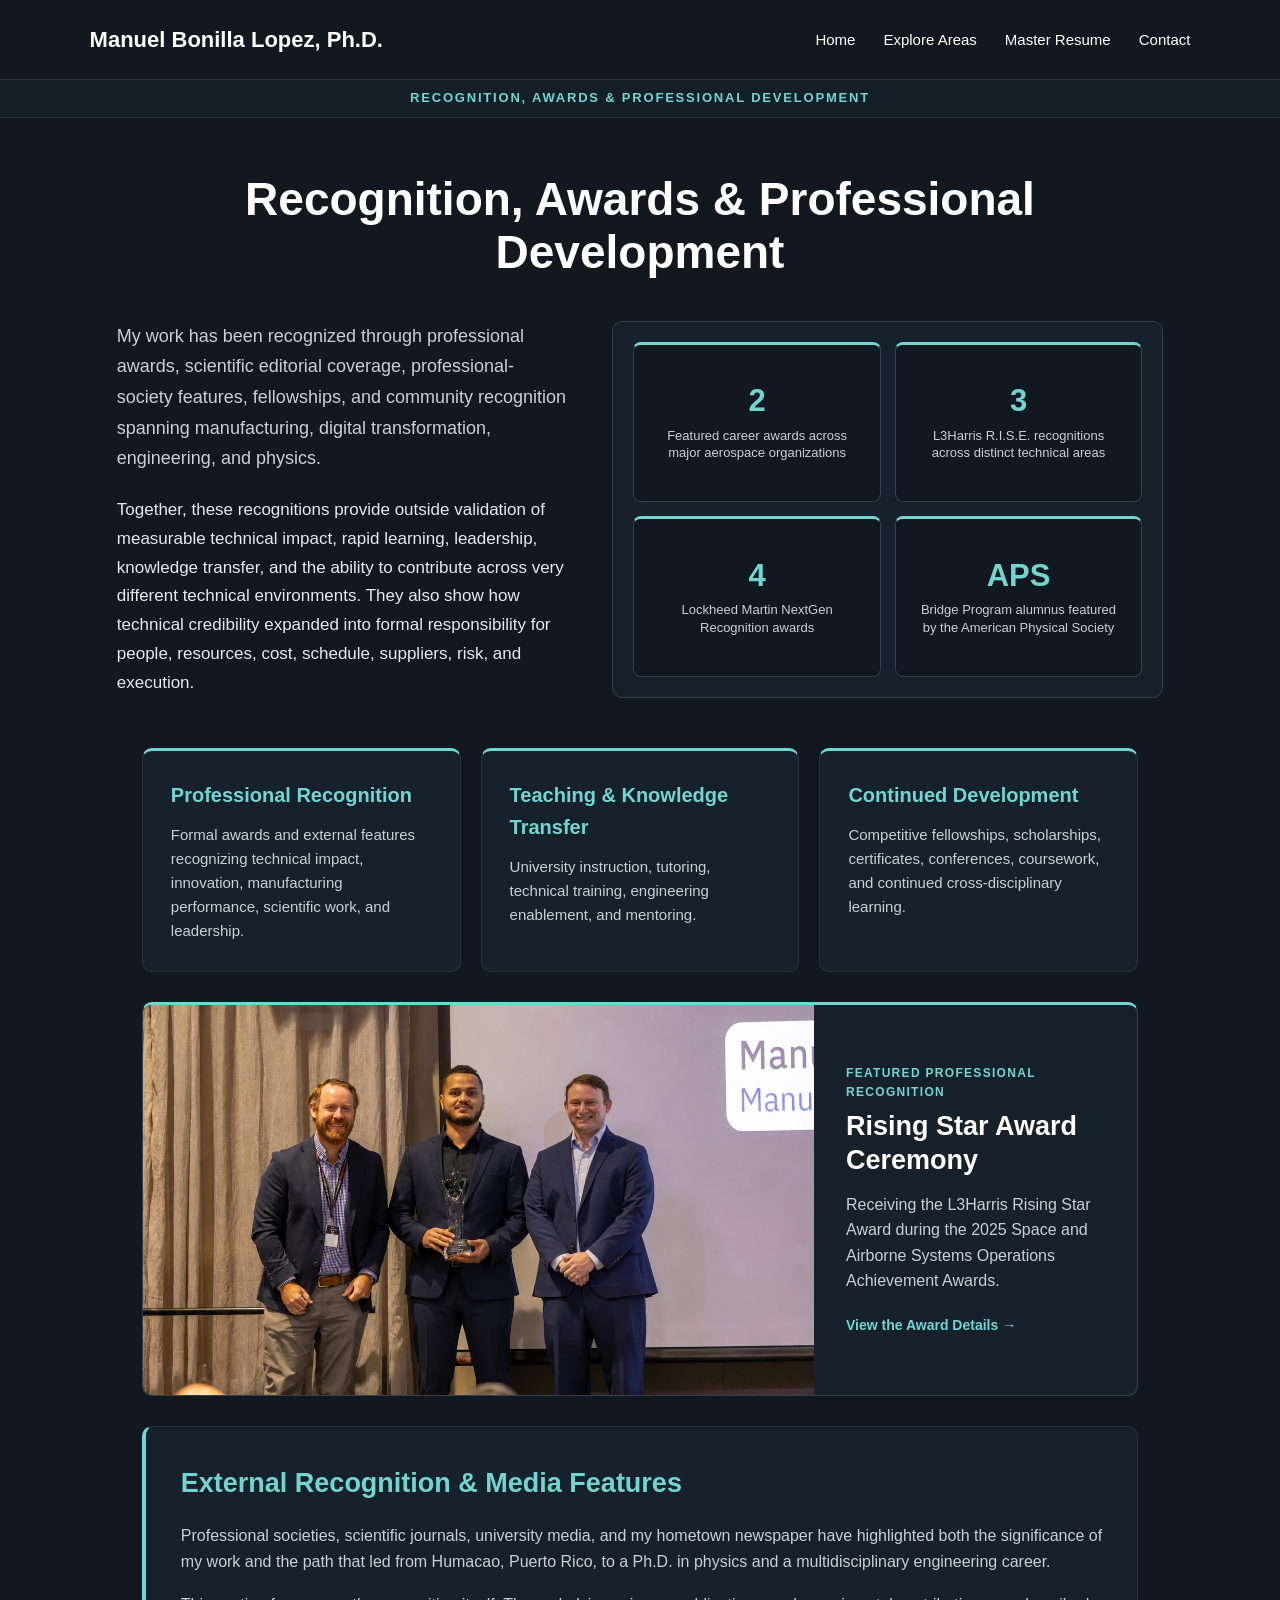
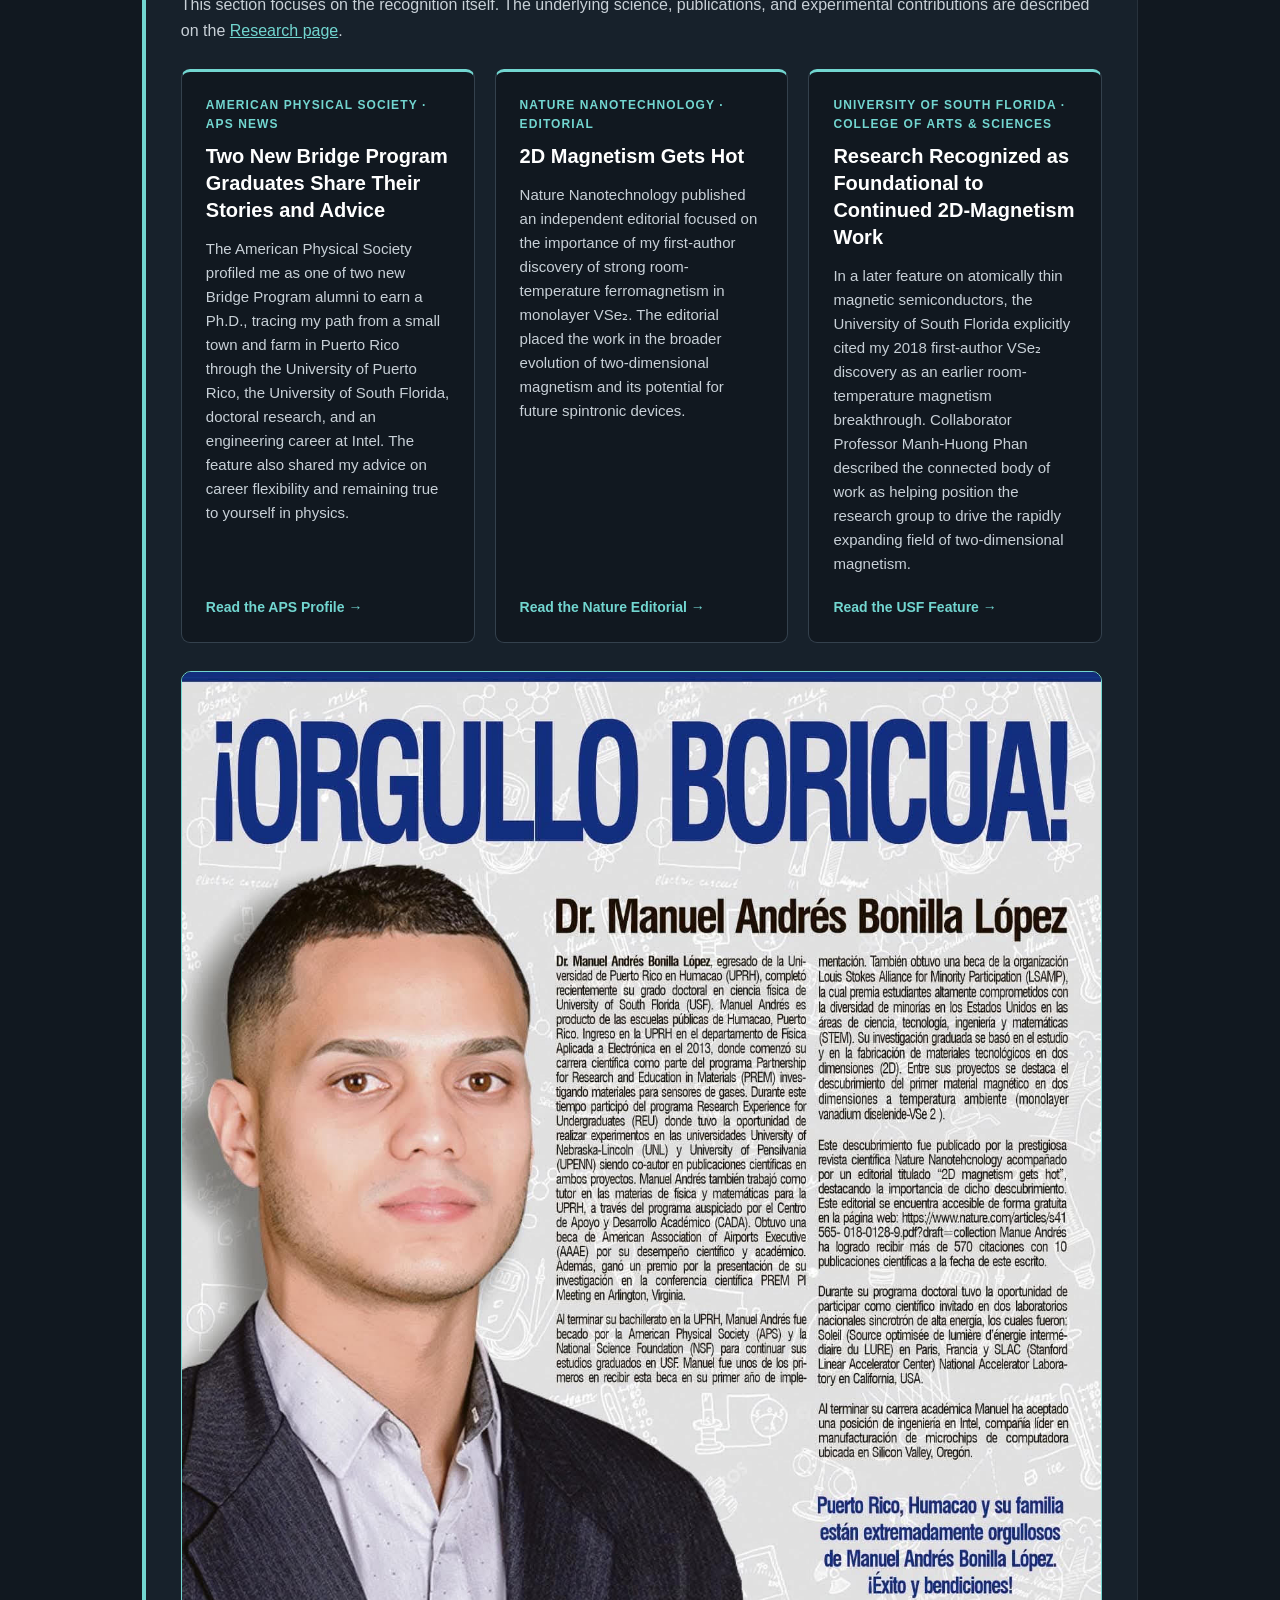
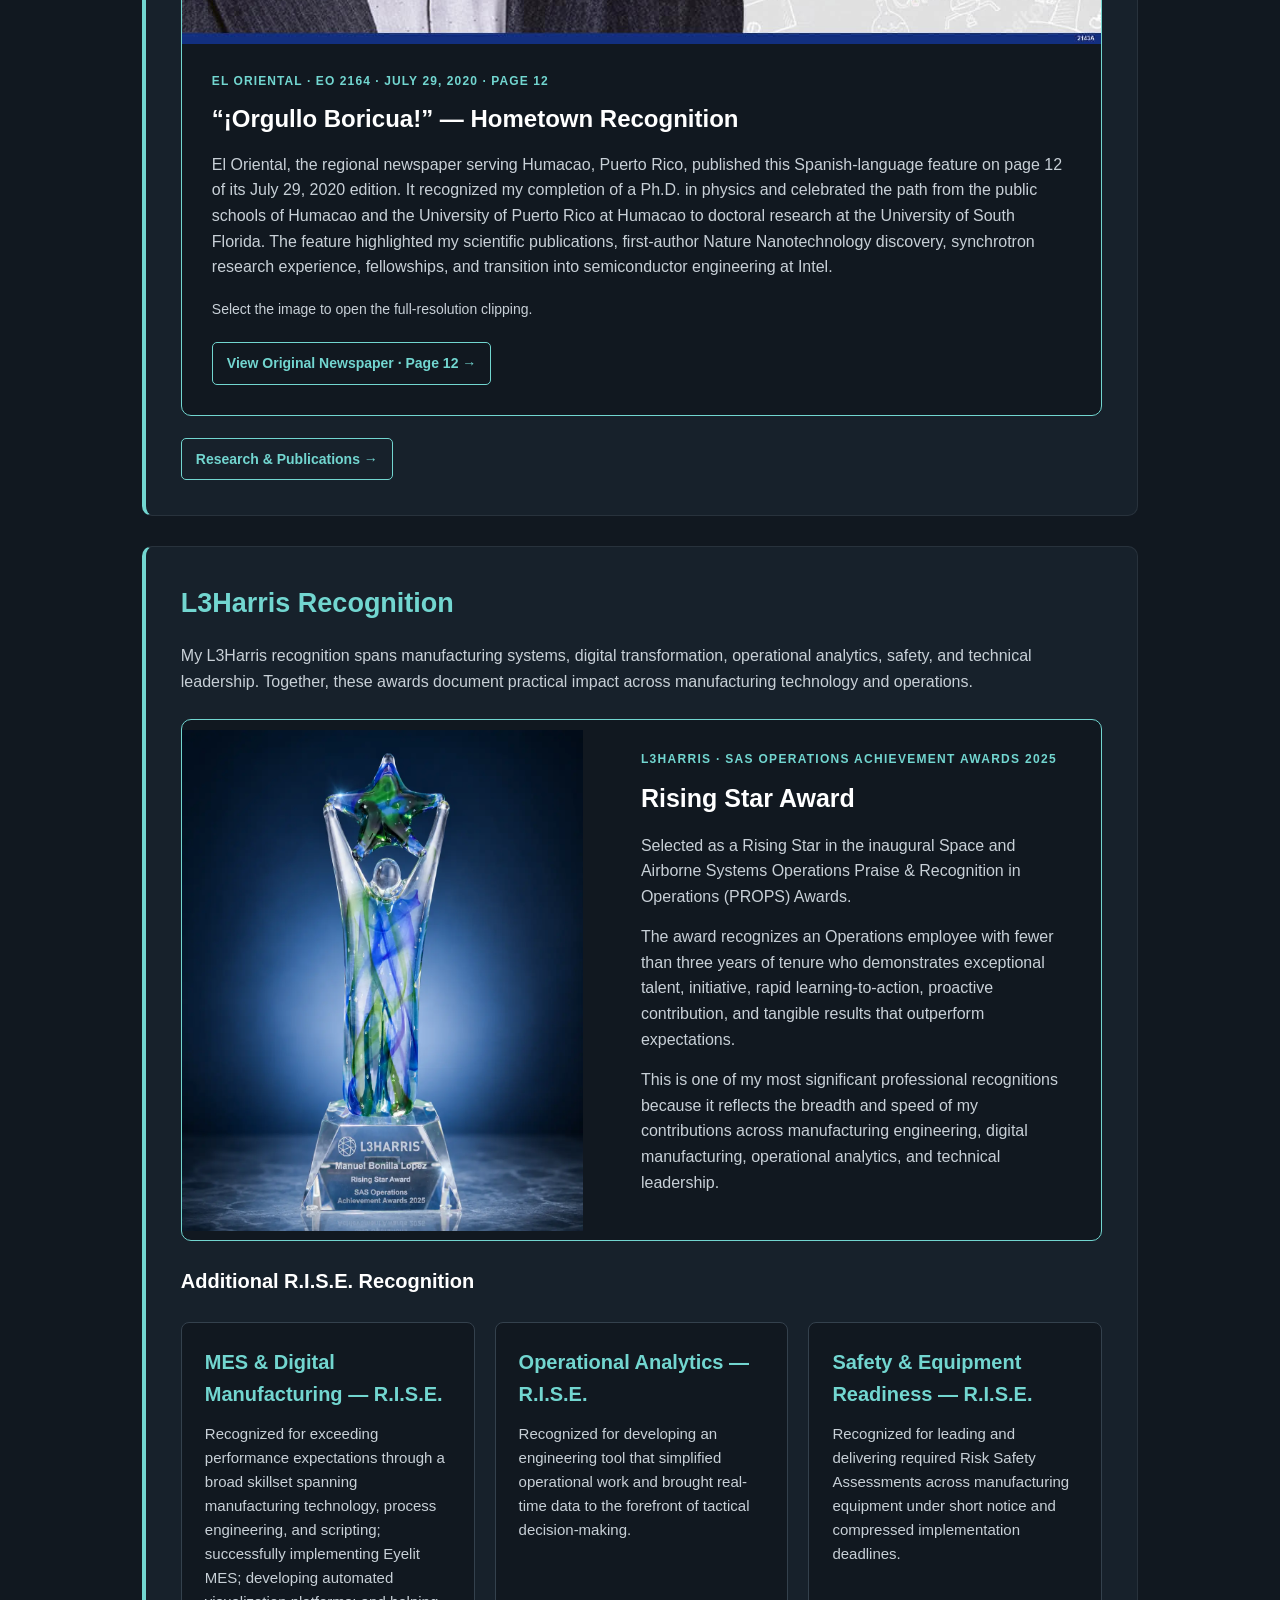
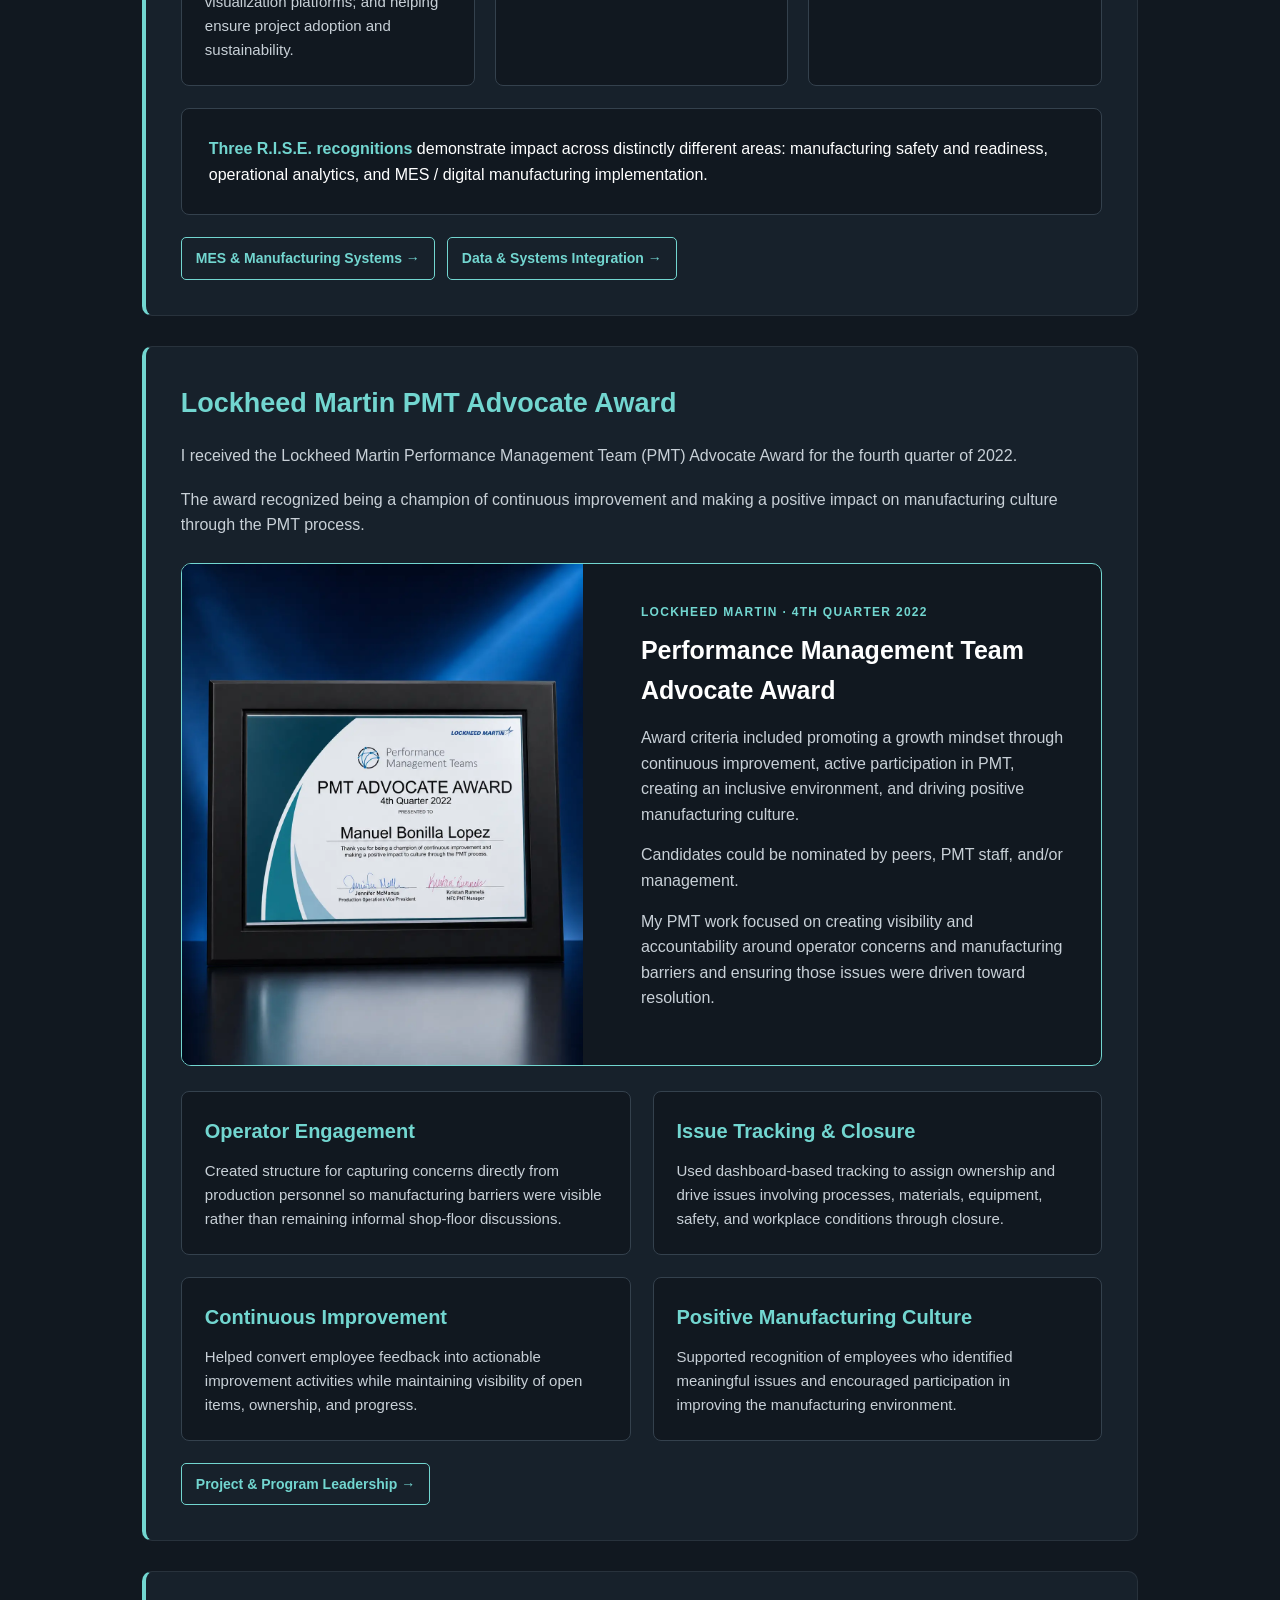
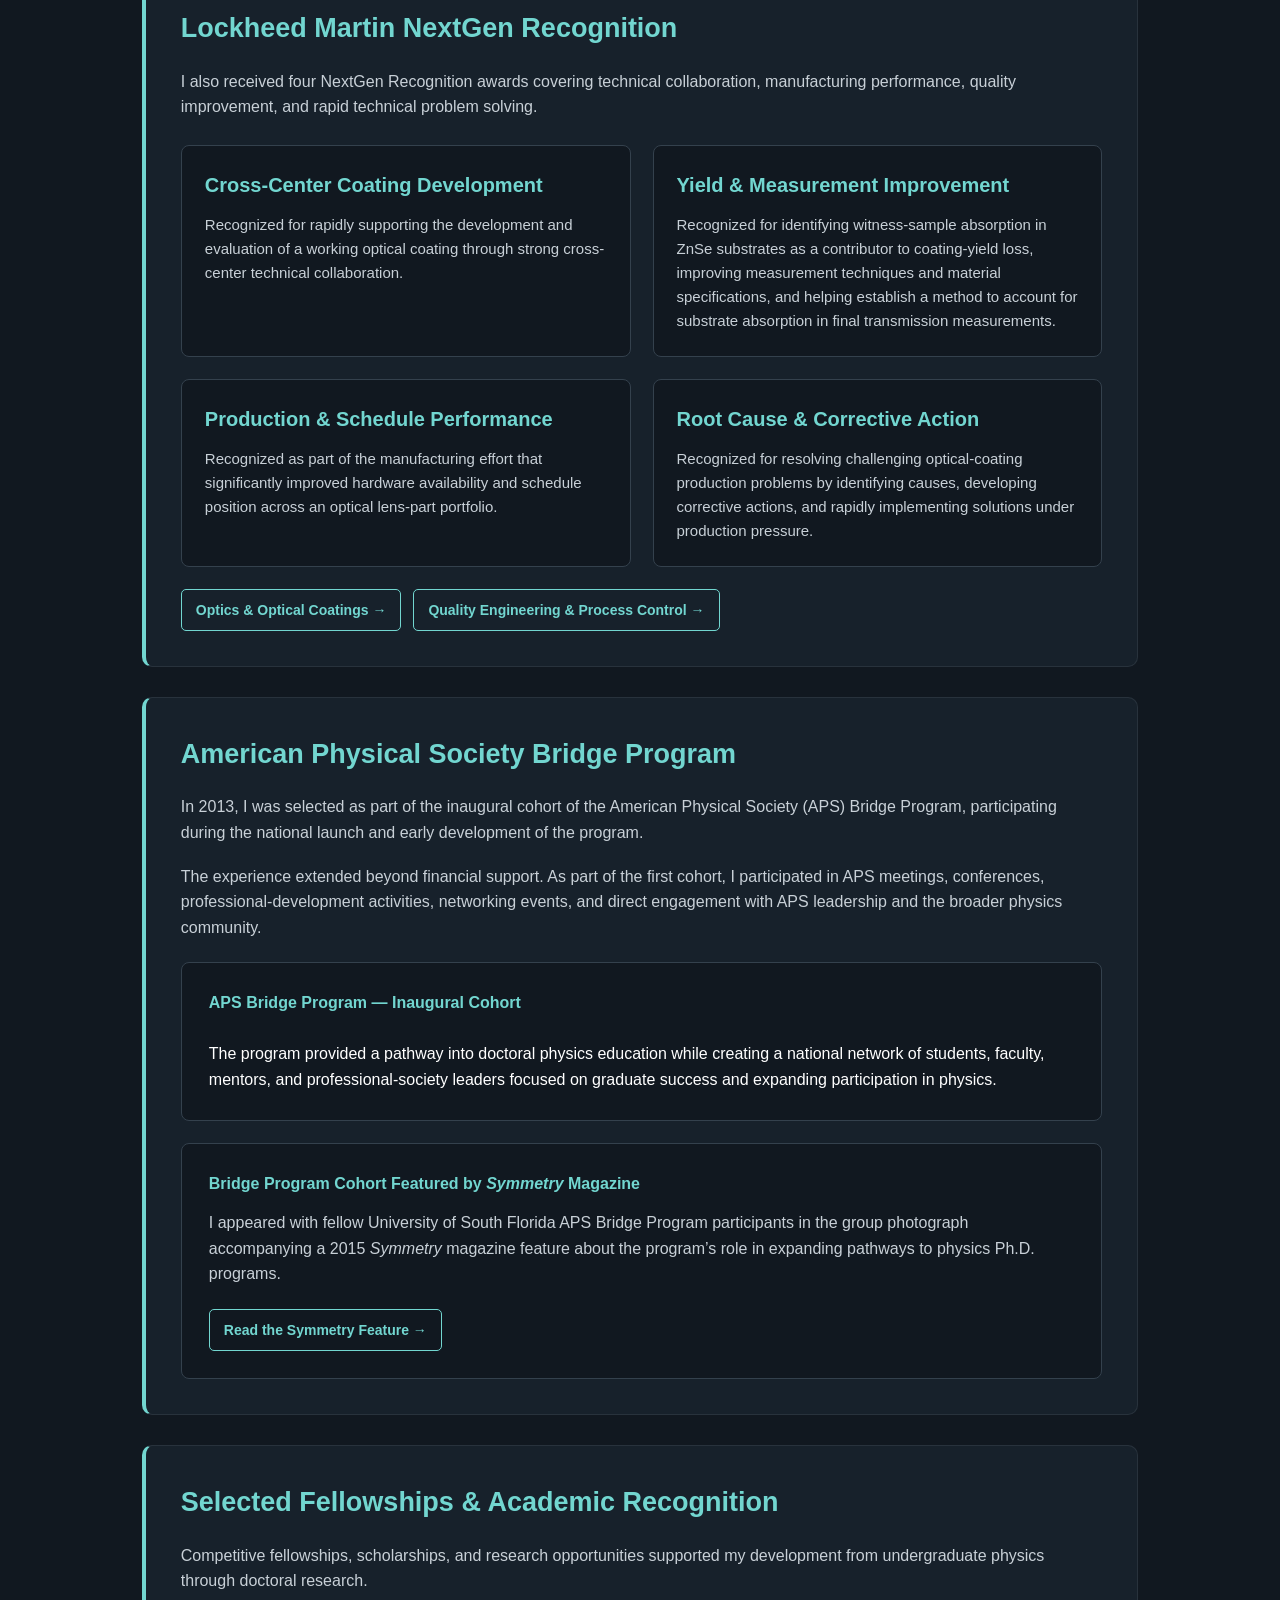
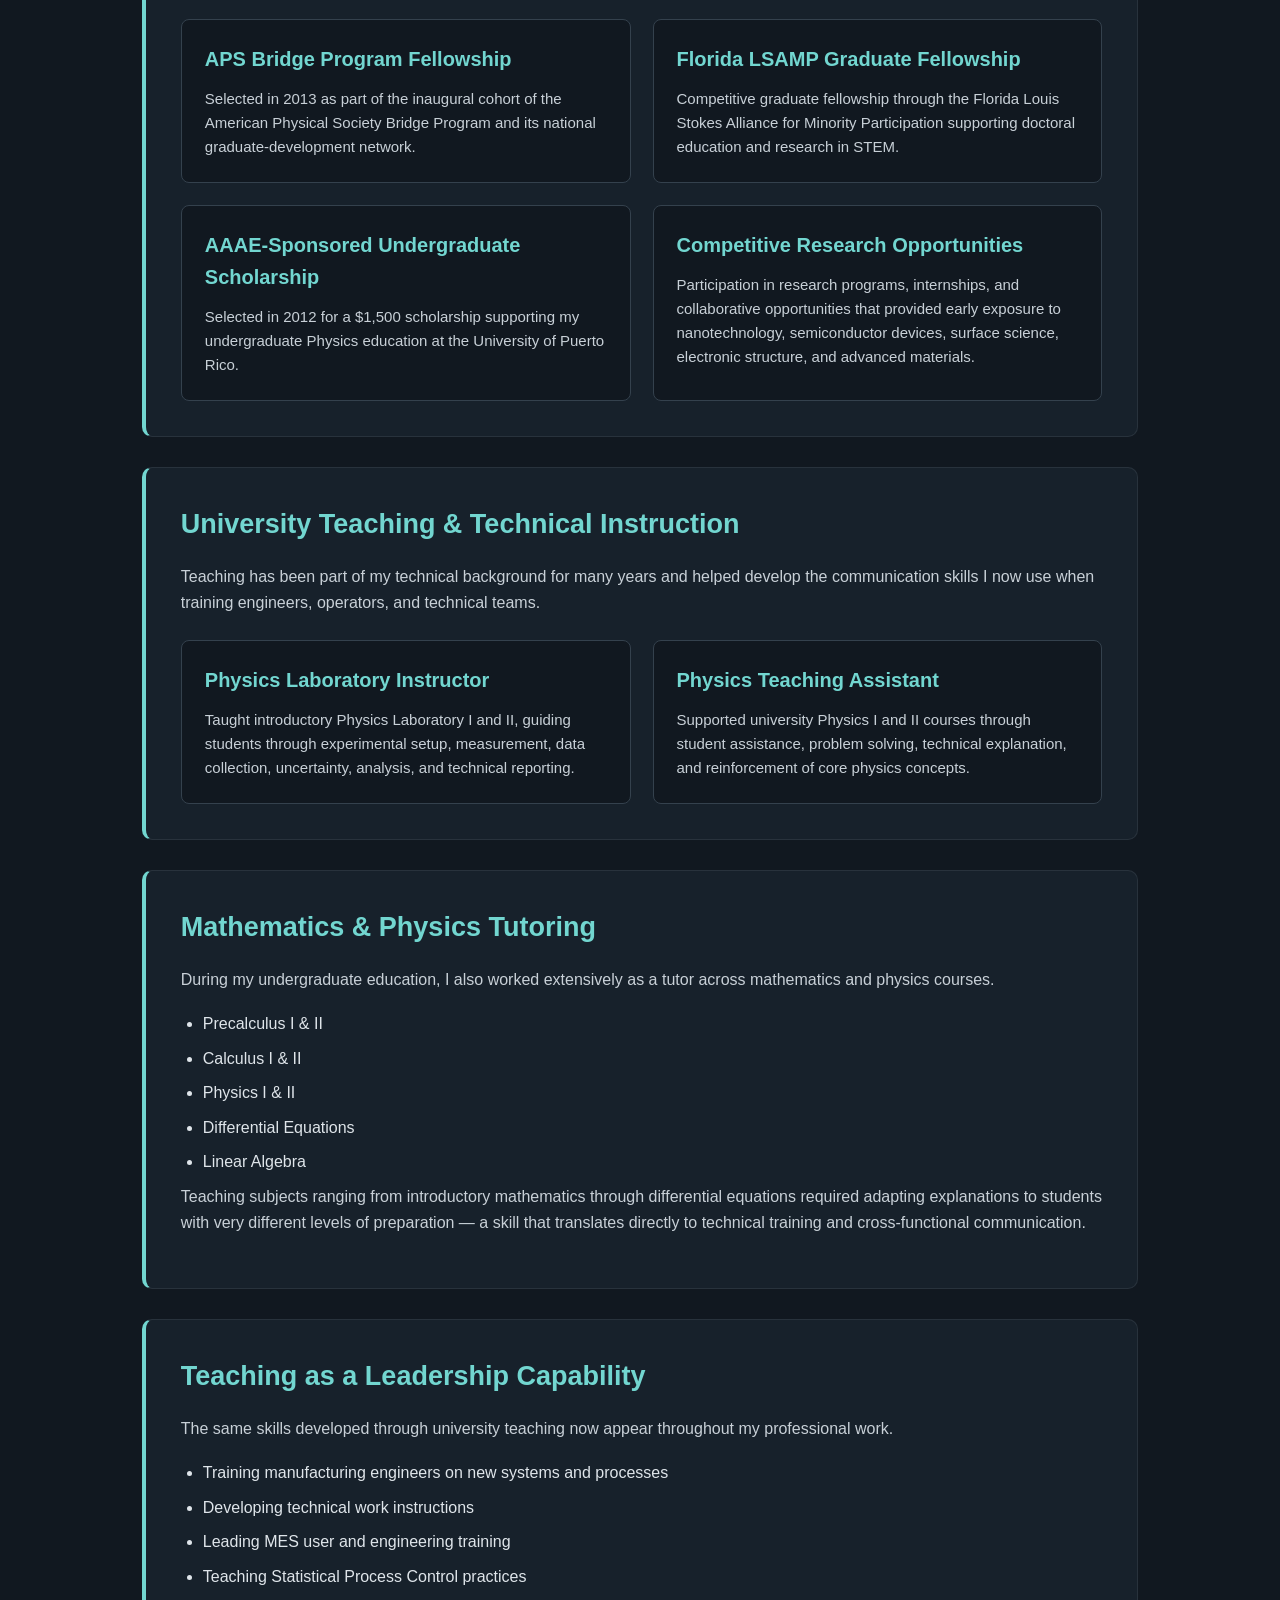
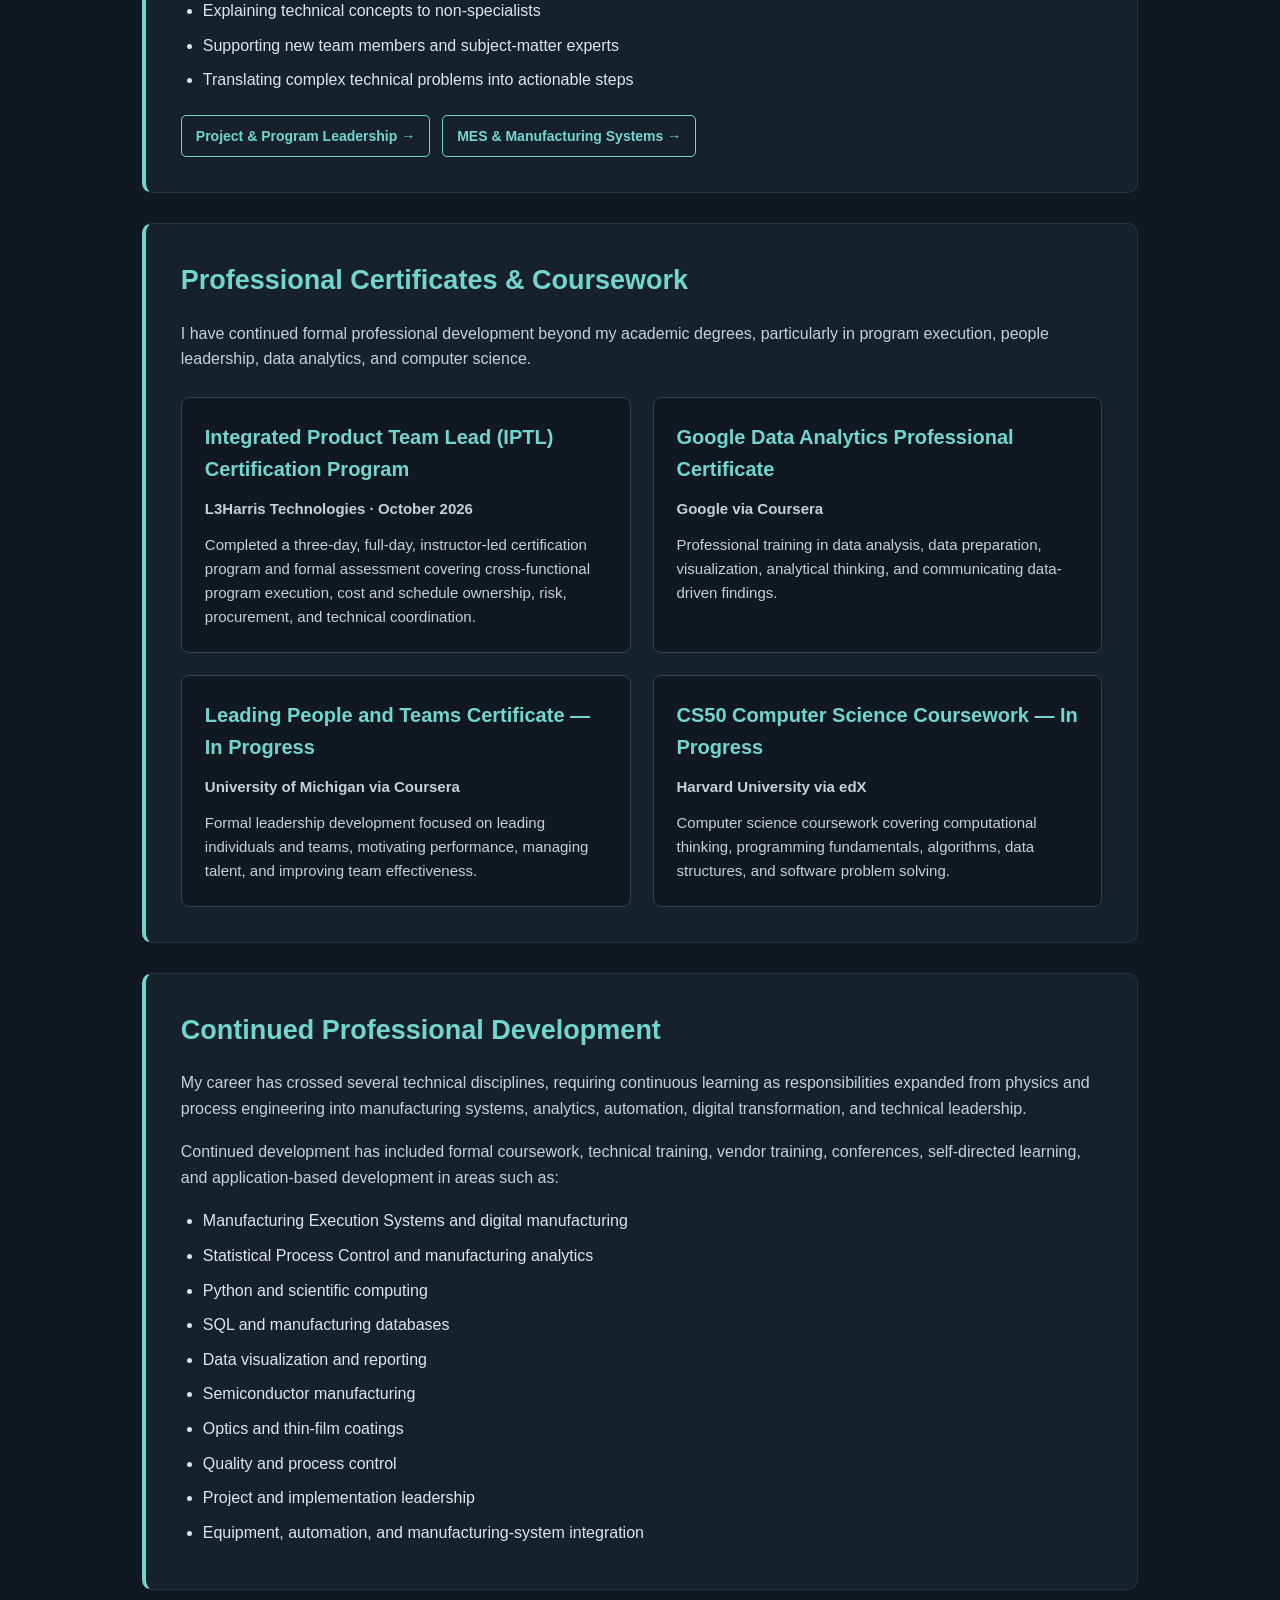
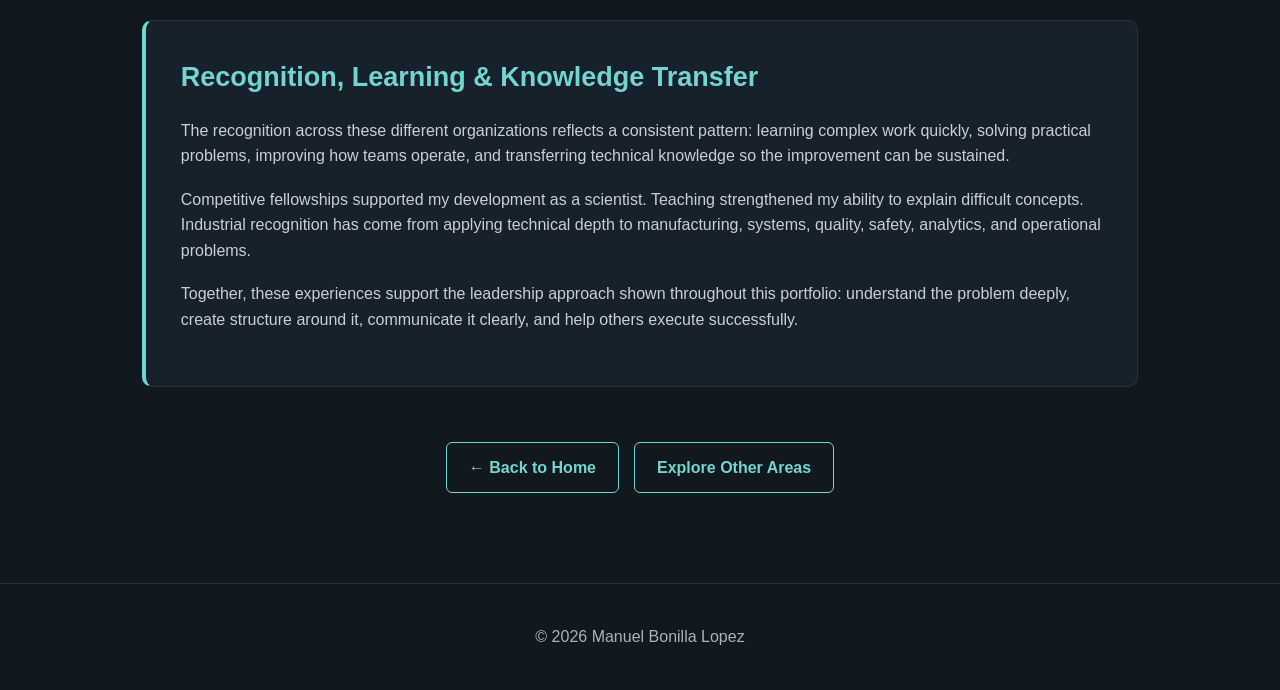
<file: recognition.html>
<!doctype html>
<!-- Recognition, awards, and professional development portfolio -->
<html lang="en">

<head>

  <meta charset="utf-8">
  <meta name="viewport" content="width=device-width, initial-scale=1.0">

  <title>Recognition, Awards & Professional Development | Manuel Bonilla Lopez, Ph.D.</title>

  <meta
    name="description"
    content="Professional awards, independent editorial recognition, media features, fellowships, university teaching, technical mentoring, and continued development across engineering, manufacturing, physics, data, and digital transformation."
  >

  <style>

    /* =========================================================
       GLOBAL
    ========================================================= */

    * {
      box-sizing: border-box;
      margin: 0;
      padding: 0;
    }

    html {
      scroll-behavior: smooth;
    }

    body {
      font-family: Arial, Helvetica, sans-serif;
      background: #111820;
      color: white;
      line-height: 1.6;
    }


    /* =========================================================
       STICKY HEADER
    ========================================================= */

    .sticky-shell {
      position: sticky;
      top: 0;
      z-index: 1000;
      background: #111820;
    }

    header {
      display: flex;
      justify-content: space-between;
      align-items: center;
      padding: 22px 7%;
      background: #111820;
      border-bottom: 1px solid #28323c;
    }

    .name {
      font-size: 22px;
      font-weight: bold;
      white-space: nowrap;
    }

    nav {
      display: flex;
      align-items: center;
      gap: 28px;
    }

    nav a {
      color: white;
      text-decoration: none;
      font-size: 15px;
      transition: color .2s ease;
    }

    nav a:hover {
      color: #72d6d0;
    }

    .page-bar {
      background: #151f28;
      color: #72d6d0;
      text-align: center;
      font-size: 13px;
      font-weight: bold;
      letter-spacing: 1.8px;
      text-transform: uppercase;
      padding: 8px 20px;
      border-bottom: 1px solid #28323c;
    }


    /* =========================================================
       HERO
    ========================================================= */

    .hero {
      max-width: 1200px;
      margin: auto;
      padding: 55px 6% 50px;
    }

    .hero h1 {
      font-size: 46px;
      line-height: 1.15;
      text-align: center;
      max-width: 1000px;
      margin: 0 auto 42px;
    }

    .hero-grid {
      display: grid;
      grid-template-columns: 0.9fr 1.1fr;
      gap: 45px;
      align-items: stretch;
    }

    .hero-text {
      display: flex;
      flex-direction: column;
      justify-content: center;
    }

    .hero-text p {
      font-size: 18px;
      line-height: 1.7;
      color: #c8d0d7;
      margin-bottom: 22px;
    }

    .hero-summary {
      color: #e4eaee;
      font-size: 17px;
      line-height: 1.7;
    }

    .hero-impact {
      display: grid;
      grid-template-columns: repeat(2, 1fr);
      gap: 14px;
      padding: 20px;
      background: #17212b;
      border-radius: 10px;
      border: 1px solid #34414d;
    }

    .hero-impact-item {
      display: flex;
      flex-direction: column;
      justify-content: center;
      min-height: 132px;
      padding: 20px;
      text-align: center;
      background: #111820;
      border: 1px solid #34414d;
      border-top: 3px solid #72d6d0;
      border-radius: 8px;
    }

    .hero-impact-item strong {
      display: block;
      color: #72d6d0;
      font-size: 31px;
      line-height: 1.1;
      margin-bottom: 8px;
    }

    .hero-impact-item span {
      color: #c8d0d7;
      font-size: 13px;
      line-height: 1.35;
    }


    /* =========================================================
       MAIN
    ========================================================= */

    main {
      max-width: 1150px;
      margin: auto;
      padding: 0 6% 80px;
    }


    /* =========================================================
       CAPABILITY CARDS
    ========================================================= */

    .capability-grid {
      display: grid;
      grid-template-columns: repeat(3, 1fr);
      gap: 20px;
      margin-bottom: 30px;
    }

    .capability {
      background: #17212b;
      border: 1px solid #28323c;
      border-top: 3px solid #72d6d0;
      border-radius: 10px;
      padding: 28px;
    }

    .capability h3 {
      color: #72d6d0;
      margin-bottom: 12px;
      font-size: 20px;
    }

    .capability p {
      color: #c8d0d7;
      font-size: 15px;
    }


    /* =========================================================
       CONTENT SECTIONS
    ========================================================= */

    .section {
      background: #17212b;
      border: 1px solid #28323c;
      border-left: 4px solid #72d6d0;
      border-radius: 10px;
      padding: 35px;
      margin-bottom: 30px;
    }

    .section h2 {
      color: #72d6d0;
      font-size: 27px;
      margin-bottom: 18px;
    }

    .section h3 {
      color: white;
      font-size: 20px;
      margin-top: 24px;
      margin-bottom: 12px;
    }

    .section p {
      color: #c8d0d7;
      margin-bottom: 18px;
    }

    .section ul {
      padding-left: 22px;
    }

    .section li {
      color: #dfe5ea;
      margin-bottom: 9px;
    }

    .small {
      color: #aab3bb;
      font-size: 14px;
    }


    /* =========================================================
       DETAIL GRID
    ========================================================= */

    .detail-grid {
      display: grid;
      grid-template-columns: repeat(2, 1fr);
      gap: 22px;
      margin-top: 25px;
    }

    .detail-card {
      background: #111820;
      border: 1px solid #34414d;
      border-radius: 8px;
      padding: 23px;
    }

    .detail-card h3 {
      color: #72d6d0;
      margin: 0 0 12px;
      font-size: 20px;
    }

    .detail-card p {
      font-size: 15px;
      margin-bottom: 0;
    }


    /* =========================================================
       AWARD FEATURE
    ========================================================= */

    .award-feature {
      display: grid;
      grid-template-columns: 0.9fr 1.1fr;
      gap: 28px;
      margin-top: 25px;
      background: #111820;
      border: 1px solid #72d6d0;
      border-radius: 10px;
      overflow: hidden;
    }

    .award-feature img {
      width: 100%;
      height: auto;
      object-fit: contain;
      display: block;
    }

    .award-image-link {
      display: block;
      align-self: center;
      width: 100%;
      background: #07182a;
    }

    .award-feature-content {
      padding: 30px;
      display: flex;
      flex-direction: column;
      justify-content: center;
    }

    .award-label {
      color: #72d6d0;
      text-transform: uppercase;
      letter-spacing: 1.3px;
      font-size: 12px;
      font-weight: bold;
      margin-bottom: 8px;
    }

    .award-feature h3 {
      font-size: 25px;
      margin: 0 0 15px;
    }

    .award-feature p {
      margin-bottom: 15px;
    }


    /* =========================================================
       FEATURED CEREMONY
    ========================================================= */

    .ceremony-feature {
      display: grid;
      grid-template-columns: 1.35fr 0.65fr;
      background: #17212b;
      border: 1px solid #34414d;
      border-top: 3px solid #72d6d0;
      border-radius: 10px;
      overflow: hidden;
      margin-bottom: 30px;
    }

    .ceremony-image-link {
      display: block;
      min-height: 390px;
      background: #111820;
    }

    .ceremony-feature img {
      display: block;
      width: 100%;
      height: 100%;
      min-height: 390px;
      object-fit: cover;
      object-position: center center;
    }

    .ceremony-feature-content {
      display: flex;
      flex-direction: column;
      justify-content: center;
      padding: 32px;
    }

    .ceremony-feature-content h2 {
      color: white;
      font-size: 27px;
      line-height: 1.25;
      margin-bottom: 14px;
    }

    .ceremony-feature-content p {
      color: #c8d0d7;
      margin-bottom: 20px;
    }

    .ceremony-feature-content a {
      align-self: flex-start;
      color: #72d6d0;
      font-size: 14px;
      font-weight: bold;
      text-decoration: none;
    }

    .ceremony-feature-content a:hover {
      text-decoration: underline;
    }


    /* =========================================================
       EXTERNAL RECOGNITION & MEDIA
    ========================================================= */

    .coverage-grid {
      display: grid;
      grid-template-columns: repeat(3, 1fr);
      gap: 20px;
      margin-top: 25px;
    }

    .coverage-card {
      display: flex;
      flex-direction: column;
      background: #111820;
      border: 1px solid #34414d;
      border-top: 3px solid #72d6d0;
      border-radius: 9px;
      padding: 24px;
    }

    .coverage-source {
      color: #72d6d0;
      font-size: 12px;
      font-weight: bold;
      letter-spacing: 1.1px;
      text-transform: uppercase;
      margin-bottom: 9px;
    }

    .coverage-card h3 {
      font-size: 20px;
      line-height: 1.35;
      margin: 0 0 13px;
    }

    .coverage-card p {
      flex-grow: 1;
      font-size: 15px;
      margin-bottom: 20px;
    }

    .coverage-card a {
      align-self: flex-start;
      color: #72d6d0;
      font-size: 14px;
      font-weight: bold;
      text-decoration: none;
    }

    .coverage-card a:hover {
      text-decoration: underline;
    }

    .press-feature {
      margin-top: 28px;
      background: #111820;
      border: 1px solid #72d6d0;
      border-radius: 10px;
      overflow: hidden;
    }

    .press-image-link {
      display: block;
      background: #e9e9e9;
    }

    .press-feature img {
      width: 100%;
      height: auto;
      display: block;
    }

    .press-feature-content {
      padding: 28px 30px 30px;
    }

    .press-feature h3 {
      font-size: 24px;
      margin: 0 0 13px;
    }

    .press-feature p:last-child {
      margin-bottom: 0;
    }


    /* =========================================================
       HIGHLIGHT PANEL
    ========================================================= */

    .highlight {
      background: #111820;
      border: 1px solid #34414d;
      border-radius: 8px;
      padding: 27px;
      margin-top: 22px;
    }

    .highlight strong {
      color: #72d6d0;
    }


    /* =========================================================
       RELATED LINKS
    ========================================================= */

    .related-links {
      display: flex;
      flex-wrap: wrap;
      gap: 12px;
      margin-top: 22px;
    }

    .related-links a {
      display: inline-block;
      border: 1px solid #72d6d0;
      color: #72d6d0;
      padding: 9px 14px;
      border-radius: 5px;
      text-decoration: none;
      font-size: 14px;
      font-weight: bold;
    }

    .related-links a:hover {
      background: #72d6d0;
      color: #111820;
    }


    /* =========================================================
       PAGE NAVIGATION
    ========================================================= */

    .page-navigation {
      display: flex;
      justify-content: center;
      gap: 15px;
      flex-wrap: wrap;
      margin: 55px 0 10px;
    }

    .page-navigation a {
      display: inline-block;
      text-decoration: none;
      color: #72d6d0;
      border: 1px solid #72d6d0;
      border-radius: 6px;
      padding: 12px 22px;
      font-weight: bold;
    }

    .page-navigation a:hover {
      background: #72d6d0;
      color: #111820;
    }


    /* =========================================================
       FOOTER
    ========================================================= */

    footer {
      text-align: center;
      padding: 40px;
      border-top: 1px solid #28323c;
      color: #aab3bb;
    }


    /* =========================================================
       RESPONSIVE
    ========================================================= */

    @media (max-width: 900px) {

      .hero-grid,
      .capability-grid,
      .detail-grid,
      .coverage-grid,
      .award-feature {
        grid-template-columns: 1fr;
      }

      .ceremony-feature {
        grid-template-columns: 1fr;
      }

      .ceremony-image-link,
      .ceremony-feature img {
        min-height: auto;
        height: auto;
      }

      .hero h1 {
        font-size: 38px;
      }

    }


    @media (max-width: 700px) {

      header {
        flex-direction: column;
        gap: 15px;
        padding: 16px 5%;
      }

      nav {
        gap: 16px;
        flex-wrap: wrap;
        justify-content: center;
      }

      .name {
        font-size: 20px;
      }

      .page-bar {
        font-size: 11px;
      }

      .hero {
        padding-top: 38px;
      }

      .hero h1 {
        font-size: 32px;
      }

      .section {
        padding: 25px;
      }

      .hero-impact {
        grid-template-columns: 1fr;
      }

    }

  </style>

</head>


<body>


<!-- =========================================================
     HEADER
========================================================= -->

<div class="sticky-shell">

  <header>

    <div class="name">
      Manuel Bonilla Lopez, Ph.D.
    </div>

    <nav>
      <a href="index.html">Home</a>
      <a href="index.html#projects">Explore Areas</a>
      <a href="Manuel%20Bonilla%20Lopez%20PhD%20Master%20Resume.pdf">Master Resume</a>
      <a href="contact.html">Contact</a>
    </nav>

  </header>

  <div class="page-bar">
    Recognition, Awards & Professional Development
  </div>

</div>


<!-- =========================================================
     HERO
========================================================= -->

<section class="hero">

  <h1>
    Recognition, Awards & Professional Development
  </h1>

  <div class="hero-grid">

    <div class="hero-text">

      <p>
        My work has been recognized through professional awards,
        scientific editorial coverage, professional-society features,
        fellowships, and community recognition spanning manufacturing,
        digital transformation, engineering, and physics.
      </p>

      <div class="hero-summary">
        Together, these recognitions provide outside validation of
        measurable technical impact, rapid learning, leadership,
        knowledge transfer, and the ability to contribute across very
        different technical environments. They also show how technical credibility expanded into formal
responsibility for people, resources, cost, schedule, suppliers,
risk, and execution.
      </div>

    </div>


    <div class="hero-impact" aria-label="Recognition highlights">

      <div class="hero-impact-item">
        <strong>2</strong>
        <span>Featured career awards across major aerospace organizations</span>
      </div>

      <div class="hero-impact-item">
        <strong>3</strong>
        <span>L3Harris R.I.S.E. recognitions across distinct technical areas</span>
      </div>

      <div class="hero-impact-item">
        <strong>4</strong>
        <span>Lockheed Martin NextGen Recognition awards</span>
      </div>

      <div class="hero-impact-item">
        <strong>APS</strong>
        <span>Bridge Program alumnus featured by the American Physical Society</span>
      </div>

    </div>

  </div>

</section>


<main>


<!-- =========================================================
     HIGH-LEVEL THEMES
========================================================= -->

<div class="capability-grid">

  <div class="capability">

    <h3>Professional Recognition</h3>

    <p>
      Formal awards and external features recognizing technical impact,
      innovation, manufacturing performance, scientific work, and leadership.
    </p>

  </div>


  <div class="capability">

    <h3>Teaching & Knowledge Transfer</h3>

    <p>
      University instruction, tutoring, technical training,
      engineering enablement, and mentoring.
    </p>

  </div>


  <div class="capability">

    <h3>Continued Development</h3>

    <p>
      Competitive fellowships, scholarships, certificates,
      conferences, coursework, and continued cross-disciplinary learning.
    </p>

  </div>

</div>




<!-- =========================================================
     FEATURED AWARD CEREMONY
========================================================= -->

<section class="ceremony-feature">

  <a
    class="ceremony-image-link"
    href="assets/img/rising-star-ceremony.webp"
    target="_blank"
    rel="noopener"
    aria-label="Open the full Rising Star Award ceremony photograph"
  >
    <img
      src="assets/img/rising-star-ceremony.webp"
      alt="Manuel Bonilla Lopez receiving the L3Harris Rising Star Award during the 2025 SAS Operations Achievement Awards ceremony"
    >
  </a>

  <div class="ceremony-feature-content">

    <div class="award-label">
      Featured Professional Recognition
    </div>

    <h2>
      Rising Star Award Ceremony
    </h2>

    <p>
      Receiving the L3Harris Rising Star Award during the 2025
      Space and Airborne Systems Operations Achievement Awards.
    </p>

    <a href="#l3harris-recognition">
      View the Award Details →
    </a>

  </div>

</section>


<!-- =========================================================
     EXTERNAL RECOGNITION & MEDIA FEATURES
========================================================= -->

<section class="section">

  <h2>External Recognition &amp; Media Features</h2>

  <p>
    Professional societies, scientific journals, university media, and my
    hometown newspaper have highlighted both the significance of my work and
    the path that led from Humacao, Puerto Rico, to a Ph.D. in physics and a
    multidisciplinary engineering career.
  </p>

  <p>
    This section focuses on the recognition itself. The underlying science,
    publications, and experimental contributions are described on the
    <a href="research.html" style="color:#72d6d0;">Research page</a>.
  </p>


  <div class="coverage-grid">


    <article class="coverage-card">

      <div class="coverage-source">
        American Physical Society · APS News
      </div>

      <h3>
        Two New Bridge Program Graduates Share Their Stories and Advice
      </h3>

      <p>
        The American Physical Society profiled me as one of two new Bridge
        Program alumni to earn a Ph.D., tracing my path from a small town and
        farm in Puerto Rico through the University of Puerto Rico, the
        University of South Florida, doctoral research, and an engineering
        career at Intel. The feature also shared my advice on career
        flexibility and remaining true to yourself in physics.
      </p>

      <a
        href="https://www.aps.org/apsnews/2020/12/two-new-bridge-program-graduates-share-their-stories-and-advice"
        target="_blank"
        rel="noopener"
      >
        Read the APS Profile →
      </a>

    </article>


    <article class="coverage-card">

      <div class="coverage-source">
        Nature Nanotechnology · Editorial
      </div>

      <h3>
        2D Magnetism Gets Hot
      </h3>

      <p>
        Nature Nanotechnology published an independent editorial focused on
        the importance of my first-author discovery of strong room-temperature
        ferromagnetism in monolayer VSe₂. The editorial placed the work in the
        broader evolution of two-dimensional magnetism and its potential for
        future spintronic devices.
      </p>

      <a
        href="https://www.nature.com/articles/s41565-018-0128-9"
        target="_blank"
        rel="noopener"
      >
        Read the Nature Editorial →
      </a>

    </article>


    <article class="coverage-card">

      <div class="coverage-source">
        University of South Florida · College of Arts &amp; Sciences
      </div>

      <h3>
        Research Recognized as Foundational to Continued 2D-Magnetism Work
      </h3>

      <p>
        In a later feature on atomically thin magnetic semiconductors, the
        University of South Florida explicitly cited my 2018 first-author
        VSe₂ discovery as an earlier room-temperature magnetism breakthrough.
        Collaborator Professor Manh-Huong Phan described the connected body
        of work as helping position the research group to drive the rapidly
        expanding field of two-dimensional magnetism.
      </p>

      <a
        href="https://www.usf.edu/arts-sciences/chronicles/2020/atomically-thin-van-der-waals-magnetic-semiconductors-could-revolutionize-quantum-information-science.aspx"
        target="_blank"
        rel="noopener"
      >
        Read the USF Feature →
      </a>

    </article>


  </div>


  <div class="press-feature">

    <a
      class="press-image-link"
      href="assets/img/orgullo-boricua.jpg"
      target="_blank"
      rel="noopener"
      aria-label="Open the full-resolution El Oriental feature"
    >
      <img
        src="assets/img/orgullo-boricua.jpg"
        alt="El Oriental newspaper feature titled Orgullo Boricua about Dr. Manuel Andrés Bonilla López"
        loading="lazy"
      >
    </a>

    <div class="press-feature-content">

      <div class="coverage-source">
        El Oriental · EO 2164 · July 29, 2020 · Page 12
      </div>

      <h3>
        “¡Orgullo Boricua!” — Hometown Recognition
      </h3>

      <p>
        El Oriental, the regional newspaper serving Humacao, Puerto Rico,
        published this Spanish-language feature on page 12 of its July 29,
        2020 edition. It recognized my completion of a Ph.D. in physics and
        celebrated the path from the public schools of Humacao and the
        University of Puerto Rico at Humacao to doctoral research at the
        University of South Florida. The feature highlighted my scientific
        publications, first-author Nature Nanotechnology discovery,
        synchrotron research experience, fellowships, and transition into
        semiconductor engineering at Intel.
      </p>

      <p class="small">
        Select the image to open the full-resolution clipping.
      </p>

      <div class="related-links">
        <a
          href="https://issuu.com/regionaldigital.com/docs/2164"
          target="_blank"
          rel="noopener"
        >
          View Original Newspaper · Page 12 →
        </a>
      </div>

    </div>

  </div>


  <div class="related-links">
    <a href="research.html">Research &amp; Publications →</a>
  </div>

</section>


<!-- =========================================================
     L3HARRIS
========================================================= -->

<section class="section" id="l3harris-recognition">

  <h2>L3Harris Recognition</h2>

  <p>
My L3Harris recognition spans manufacturing systems, digital transformation, operational analytics, safety, 
    and technical leadership. Together, these awards document practical 
    impact across manufacturing technology and operations.
  </p>


  <div class="award-feature">

    <a
      class="award-image-link"
      href="assets/img/rising-star.webp"
      target="_blank"
      rel="noopener"
      aria-label="Open the full-resolution L3Harris Rising Star Award image"
    >
      <img
        src="assets/img/rising-star.webp"
        alt="L3Harris Rising Star Award presented to Manuel Bonilla Lopez in 2025"
        loading="lazy"
      >
    </a>

    <div class="award-feature-content">

      <div class="award-label">
        L3Harris · SAS Operations Achievement Awards 2025
      </div>

      <h3>Rising Star Award</h3>

      <p>
        Selected as a Rising Star in the inaugural Space and Airborne
        Systems Operations Praise &amp; Recognition in Operations (PROPS) Awards.
      </p>

      <p>
        The award recognizes an Operations employee with fewer than three
        years of tenure who demonstrates exceptional talent, initiative,
        rapid learning-to-action, proactive contribution, and tangible
        results that outperform expectations.
      </p>

      <p>
        This is one of my most significant professional recognitions because
        it reflects the breadth and speed of my contributions across
        manufacturing engineering, digital manufacturing, operational
        analytics, and technical leadership.
      </p>

    </div>

  </div>


  <h3>Additional R.I.S.E. Recognition</h3>


  <div class="coverage-grid">


    <div class="detail-card">

      <h3>MES & Digital Manufacturing — R.I.S.E.</h3>

      <p>
        Recognized for exceeding performance expectations through a broad
        skillset spanning manufacturing technology, process engineering,
        and scripting; successfully implementing Eyelit MES; developing
        automated visualization platforms; and helping ensure project
        adoption and sustainability.
      </p>

    </div>


    <div class="detail-card">

      <h3>Operational Analytics — R.I.S.E.</h3>

      <p>
        Recognized for developing an engineering tool that simplified
        operational work and brought real-time data to the forefront
        of tactical decision-making.
      </p>

    </div>


    <div class="detail-card">

      <h3>Safety & Equipment Readiness — R.I.S.E.</h3>

      <p>
        Recognized for leading and delivering required Risk Safety
        Assessments across manufacturing equipment under short notice
        and compressed implementation deadlines.
      </p>

    </div>

  </div>


  <div class="highlight">

    <strong>Three R.I.S.E. recognitions</strong> demonstrate impact across
    distinctly different areas: manufacturing safety and readiness,
    operational analytics, and MES / digital manufacturing implementation.

  </div>


  <div class="related-links">
    <a href="mes.html">MES & Manufacturing Systems →</a>
    <a href="data-systems.html">Data & Systems Integration →</a>
  </div>

</section>


<!-- =========================================================
     PMT ADVOCATE AWARD
========================================================= -->

<section class="section">

  <h2>Lockheed Martin PMT Advocate Award</h2>

  <p>
    I received the Lockheed Martin Performance Management Team (PMT)
    Advocate Award for the fourth quarter of 2022.
  </p>

  <p>
    The award recognized being a champion of continuous improvement
    and making a positive impact on manufacturing culture through
    the PMT process.
  </p>


  <div class="award-feature">

    <a
      class="award-image-link"
      href="assets/img/pmt-award.webp"
      target="_blank"
      rel="noopener"
      aria-label="Open the full-resolution Lockheed Martin PMT Advocate Award image"
    >
      <img
        src="assets/img/pmt-award.webp"
        alt="Lockheed Martin Performance Management Team Advocate Award presented to Manuel Bonilla Lopez"
        loading="lazy"
      >
    </a>

    <div class="award-feature-content">

      <div class="award-label">
        Lockheed Martin · 4th Quarter 2022
      </div>

      <h3>
        Performance Management Team Advocate Award
      </h3>

      <p>
        Award criteria included promoting a growth mindset through
        continuous improvement, active participation in PMT,
        creating an inclusive environment, and driving positive
        manufacturing culture.
      </p>

      <p>
        Candidates could be nominated by peers, PMT staff, and/or management.
      </p>

      <p>
        My PMT work focused on creating visibility and accountability
        around operator concerns and manufacturing barriers and ensuring
        those issues were driven toward resolution.
      </p>

    </div>

  </div>


  <div class="detail-grid">


    <div class="detail-card">

      <h3>Operator Engagement</h3>

      <p>
        Created structure for capturing concerns directly from production
        personnel so manufacturing barriers were visible rather than
        remaining informal shop-floor discussions.
      </p>

    </div>


    <div class="detail-card">

      <h3>Issue Tracking & Closure</h3>

      <p>
        Used dashboard-based tracking to assign ownership and drive issues
        involving processes, materials, equipment, safety, and workplace
        conditions through closure.
      </p>

    </div>


    <div class="detail-card">

      <h3>Continuous Improvement</h3>

      <p>
        Helped convert employee feedback into actionable improvement
        activities while maintaining visibility of open items,
        ownership, and progress.
      </p>

    </div>


    <div class="detail-card">

      <h3>Positive Manufacturing Culture</h3>

      <p>
        Supported recognition of employees who identified meaningful
        issues and encouraged participation in improving the
        manufacturing environment.
      </p>

    </div>

  </div>


  <div class="related-links">
    <a href="project-management.html">Project & Program Leadership →</a>
  </div>

</section>


<!-- =========================================================
     LOCKHEED NEXTGEN
========================================================= -->

<section class="section">

  <h2>Lockheed Martin NextGen Recognition</h2>

  <p>
    I also received four NextGen Recognition awards covering technical
    collaboration, manufacturing performance, quality improvement,
    and rapid technical problem solving.
  </p>


  <div class="detail-grid">


    <div class="detail-card">

      <h3>Cross-Center Coating Development</h3>

      <p>
        Recognized for rapidly supporting the development and evaluation
        of a working optical coating through strong cross-center
        technical collaboration.
      </p>

    </div>


    <div class="detail-card">

      <h3>Yield & Measurement Improvement</h3>

      <p>
        Recognized for identifying witness-sample absorption in ZnSe
        substrates as a contributor to coating-yield loss, improving
        measurement techniques and material specifications, and helping
        establish a method to account for substrate absorption in final
        transmission measurements.
      </p>

    </div>


    <div class="detail-card">

      <h3>Production & Schedule Performance</h3>

      <p>
        Recognized as part of the manufacturing effort that significantly
        improved hardware availability and schedule position across
        an optical lens-part portfolio.
      </p>

    </div>


    <div class="detail-card">

      <h3>Root Cause & Corrective Action</h3>

      <p>
        Recognized for resolving challenging optical-coating production
        problems by identifying causes, developing corrective actions,
        and rapidly implementing solutions under production pressure.
      </p>

    </div>

  </div>


  <div class="related-links">
    <a href="optical.html">Optics & Optical Coatings →</a>
    <a href="quality.html">Quality Engineering & Process Control →</a>
  </div>

</section>


<!-- =========================================================
     APS BRIDGE
========================================================= -->

<section class="section">

  <h2>American Physical Society Bridge Program</h2>

  <p>
    In 2013, I was selected as part of the inaugural cohort of the
    American Physical Society (APS) Bridge Program, participating
    during the national launch and early development of the program.
  </p>

  <p>
    The experience extended beyond financial support. As part of the
    first cohort, I participated in APS meetings, conferences,
    professional-development activities, networking events, and
    direct engagement with APS leadership and the broader physics community.
  </p>


  <div class="highlight">

    <strong>APS Bridge Program — Inaugural Cohort</strong><br><br>

    The program provided a pathway into doctoral physics education
    while creating a national network of students, faculty, mentors,
    and professional-society leaders focused on graduate success
    and expanding participation in physics.

  </div>
<div class="highlight">

  <strong>
    Bridge Program Cohort Featured by <em>Symmetry</em> Magazine
  </strong>

  <p style="margin-top: 14px;">
    I appeared with fellow University of South Florida APS Bridge Program
    participants in the group photograph accompanying a 2015
    <em>Symmetry</em> magazine feature about the program’s role in expanding
    pathways to physics Ph.D. programs.
  </p>

  <div class="related-links">

    <a
      href="https://www.symmetrymagazine.org/article/march-2015/a-second-chance-at-a-phd-in-physics?language_content_entity=und"
      target="_blank"
      rel="noopener"
    >
      Read the Symmetry Feature →
    </a>

  </div>

</div>
</section>


<!-- =========================================================
     FELLOWSHIPS & SCHOLARSHIPS
========================================================= -->

<section class="section">

  <h2>Selected Fellowships & Academic Recognition</h2>

  <p>
    Competitive fellowships, scholarships, and research opportunities
    supported my development from undergraduate physics through
    doctoral research.
  </p>


  <div class="detail-grid">


    <div class="detail-card">

      <h3>APS Bridge Program Fellowship</h3>

      <p>
        Selected in 2013 as part of the inaugural cohort of the
        American Physical Society Bridge Program and its national
        graduate-development network.
      </p>

    </div>


    <div class="detail-card">

      <h3>Florida LSAMP Graduate Fellowship</h3>

      <p>
        Competitive graduate fellowship through the Florida
        Louis Stokes Alliance for Minority Participation supporting
        doctoral education and research in STEM.
      </p>

    </div>


    <div class="detail-card">

      <h3>AAAE-Sponsored Undergraduate Scholarship</h3>

      <p>
        Selected in 2012 for a $1,500 scholarship supporting my
        undergraduate Physics education at the University of Puerto Rico.
      </p>

    </div>


    <div class="detail-card">

      <h3>Competitive Research Opportunities</h3>

      <p>
        Participation in research programs, internships, and collaborative
        opportunities that provided early exposure to nanotechnology,
        semiconductor devices, surface science, electronic structure,
        and advanced materials.
      </p>

    </div>

  </div>

</section>


<!-- =========================================================
     UNIVERSITY TEACHING
========================================================= -->

<section class="section">

  <h2>University Teaching & Technical Instruction</h2>

  <p>
    Teaching has been part of my technical background for many years
    and helped develop the communication skills I now use when training
    engineers, operators, and technical teams.
  </p>


  <div class="detail-grid">


    <div class="detail-card">

      <h3>Physics Laboratory Instructor</h3>

      <p>
        Taught introductory Physics Laboratory I and II, guiding students
        through experimental setup, measurement, data collection,
        uncertainty, analysis, and technical reporting.
      </p>

    </div>


    <div class="detail-card">

      <h3>Physics Teaching Assistant</h3>

      <p>
        Supported university Physics I and II courses through student
        assistance, problem solving, technical explanation, and
        reinforcement of core physics concepts.
      </p>

    </div>

  </div>

</section>


<!-- =========================================================
     TUTORING
========================================================= -->

<section class="section">

  <h2>Mathematics & Physics Tutoring</h2>

  <p>
    During my undergraduate education, I also worked extensively
    as a tutor across mathematics and physics courses.
  </p>

  <ul>
    <li>Precalculus I & II</li>
    <li>Calculus I & II</li>
    <li>Physics I & II</li>
    <li>Differential Equations</li>
    <li>Linear Algebra</li>
  </ul>

  <p>
    Teaching subjects ranging from introductory mathematics through
    differential equations required adapting explanations to students
    with very different levels of preparation — a skill that translates
    directly to technical training and cross-functional communication.
  </p>

</section>


<!-- =========================================================
     TEACHING TO PROFESSIONAL LEADERSHIP
========================================================= -->

<section class="section">

  <h2>Teaching as a Leadership Capability</h2>

  <p>
    The same skills developed through university teaching now appear
    throughout my professional work.
  </p>

  <ul>
    <li>Training manufacturing engineers on new systems and processes</li>
    <li>Developing technical work instructions</li>
    <li>Leading MES user and engineering training</li>
    <li>Teaching Statistical Process Control practices</li>
    <li>Explaining technical concepts to non-specialists</li>
    <li>Supporting new team members and subject-matter experts</li>
    <li>Translating complex technical problems into actionable steps</li>
  </ul>

  <div class="related-links">
    <a href="project-management.html">Project & Program Leadership →</a>
    <a href="mes.html">MES & Manufacturing Systems →</a>
  </div>

</section>


<!-- =========================================================
     PROFESSIONAL CERTIFICATES & COURSEWORK
========================================================= -->

<section class="section">

  <h2>Professional Certificates &amp; Coursework</h2>

  <p>
    I have continued formal professional development beyond my academic
    degrees, particularly in program execution, people leadership,
    data analytics, and computer science.
  </p>

  <div class="detail-grid">

    <div class="detail-card">

      <h3>Integrated Product Team Lead (IPTL) Certification Program</h3>

      <p>
        <strong>L3Harris Technologies · October 2026</strong>
      </p>

      <p style="margin-top:12px;">
Completed a three-day, full-day, instructor-led certification program and formal assessment covering cross-functional program execution, 
        cost and schedule ownership, risk, 
        procurement, and technical coordination.
      </p>

    </div>


    <div class="detail-card">

      <h3>Google Data Analytics Professional Certificate</h3>

      <p>
        <strong>Google via Coursera</strong>
      </p>

      <p style="margin-top:12px;">
        Professional training in data analysis, data preparation,
        visualization, analytical thinking, and communicating
        data-driven findings.
      </p>

    </div>


    <div class="detail-card">

      <h3>Leading People and Teams Certificate — In Progress</h3>

      <p>
        <strong>University of Michigan via Coursera</strong>
      </p>

      <p style="margin-top:12px;">
        Formal leadership development focused on leading individuals
        and teams, motivating performance, managing talent, and
        improving team effectiveness.
      </p>

    </div>


    <div class="detail-card">

      <h3>CS50 Computer Science Coursework — In Progress</h3>

      <p>
        <strong>Harvard University via edX</strong>
      </p>

      <p style="margin-top:12px;">
        Computer science coursework covering computational thinking,
        programming fundamentals, algorithms, data structures,
        and software problem solving.
      </p>

    </div>

  </div>

</section>


<!-- =========================================================
     CONTINUED PROFESSIONAL DEVELOPMENT
========================================================= -->

<section class="section">

  <h2>Continued Professional Development</h2>

  <p>
    My career has crossed several technical disciplines, requiring
    continuous learning as responsibilities expanded from physics
    and process engineering into manufacturing systems, analytics,
    automation, digital transformation, and technical leadership.
  </p>

  <p>
    Continued development has included formal coursework, technical
    training, vendor training, conferences, self-directed learning,
    and application-based development in areas such as:
  </p>

  <ul>
    <li>Manufacturing Execution Systems and digital manufacturing</li>
    <li>Statistical Process Control and manufacturing analytics</li>
    <li>Python and scientific computing</li>
    <li>SQL and manufacturing databases</li>
    <li>Data visualization and reporting</li>
    <li>Semiconductor manufacturing</li>
    <li>Optics and thin-film coatings</li>
    <li>Quality and process control</li>
    <li>Project and implementation leadership</li>
    <li>Equipment, automation, and manufacturing-system integration</li>
  </ul>

</section>


<!-- =========================================================
     CLOSING
========================================================= -->

<section class="section">

  <h2>Recognition, Learning & Knowledge Transfer</h2>

  <p>
    The recognition across these different organizations reflects
    a consistent pattern: learning complex work quickly, solving
    practical problems, improving how teams operate, and transferring
    technical knowledge so the improvement can be sustained.
  </p>

  <p>
    Competitive fellowships supported my development as a scientist.
    Teaching strengthened my ability to explain difficult concepts.
    Industrial recognition has come from applying technical depth to
    manufacturing, systems, quality, safety, analytics, and operational
    problems.
  </p>

  <p>
    Together, these experiences support the leadership approach shown
    throughout this portfolio: understand the problem deeply, create
    structure around it, communicate it clearly, and help others
    execute successfully.
  </p>

</section>


<!-- =========================================================
     PAGE NAVIGATION
========================================================= -->

<div class="page-navigation">

  <a href="index.html">
    ← Back to Home
  </a>

  <a href="index.html#projects">
    Explore Other Areas
  </a>

</div>


</main>


<footer>
  © <span id="year"></span> Manuel Bonilla Lopez
</footer>


<script>
  document.getElementById("year").textContent =
    new Date().getFullYear();
</script>


</body>
</html>
</file>
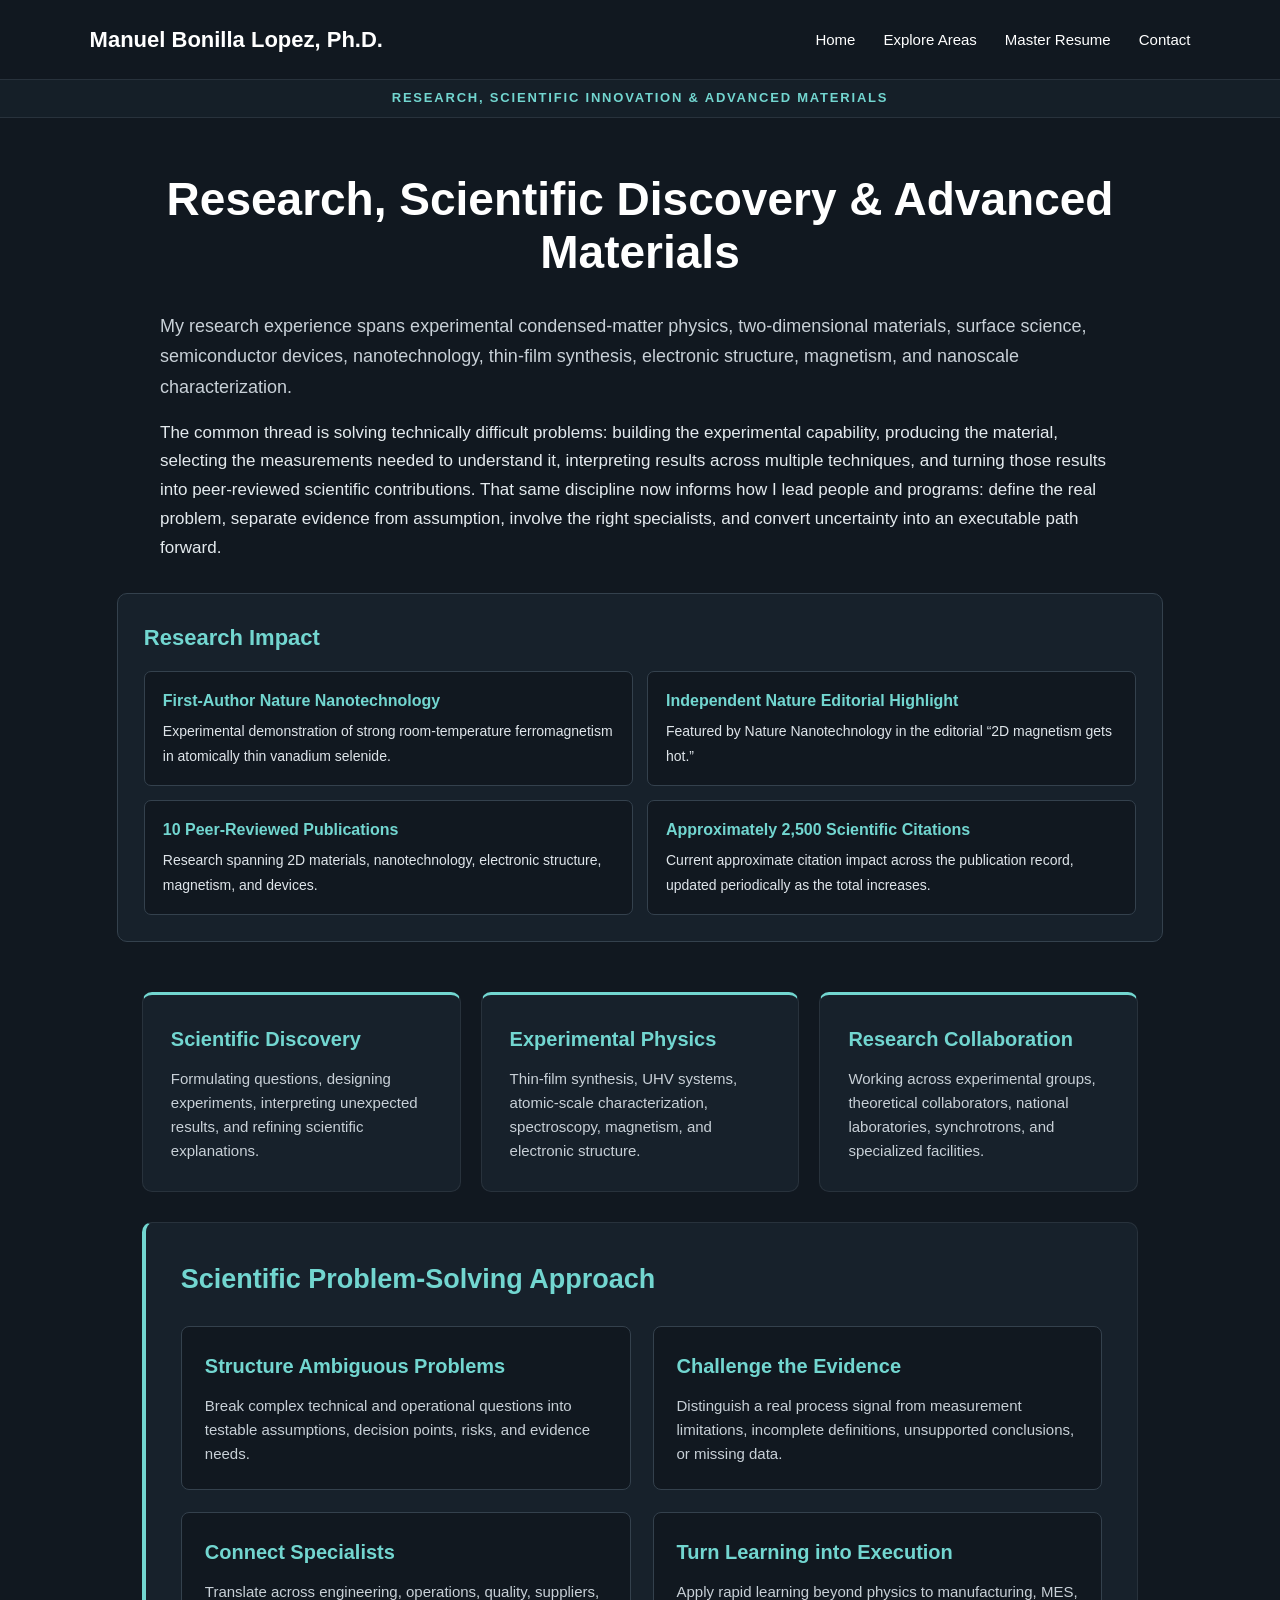
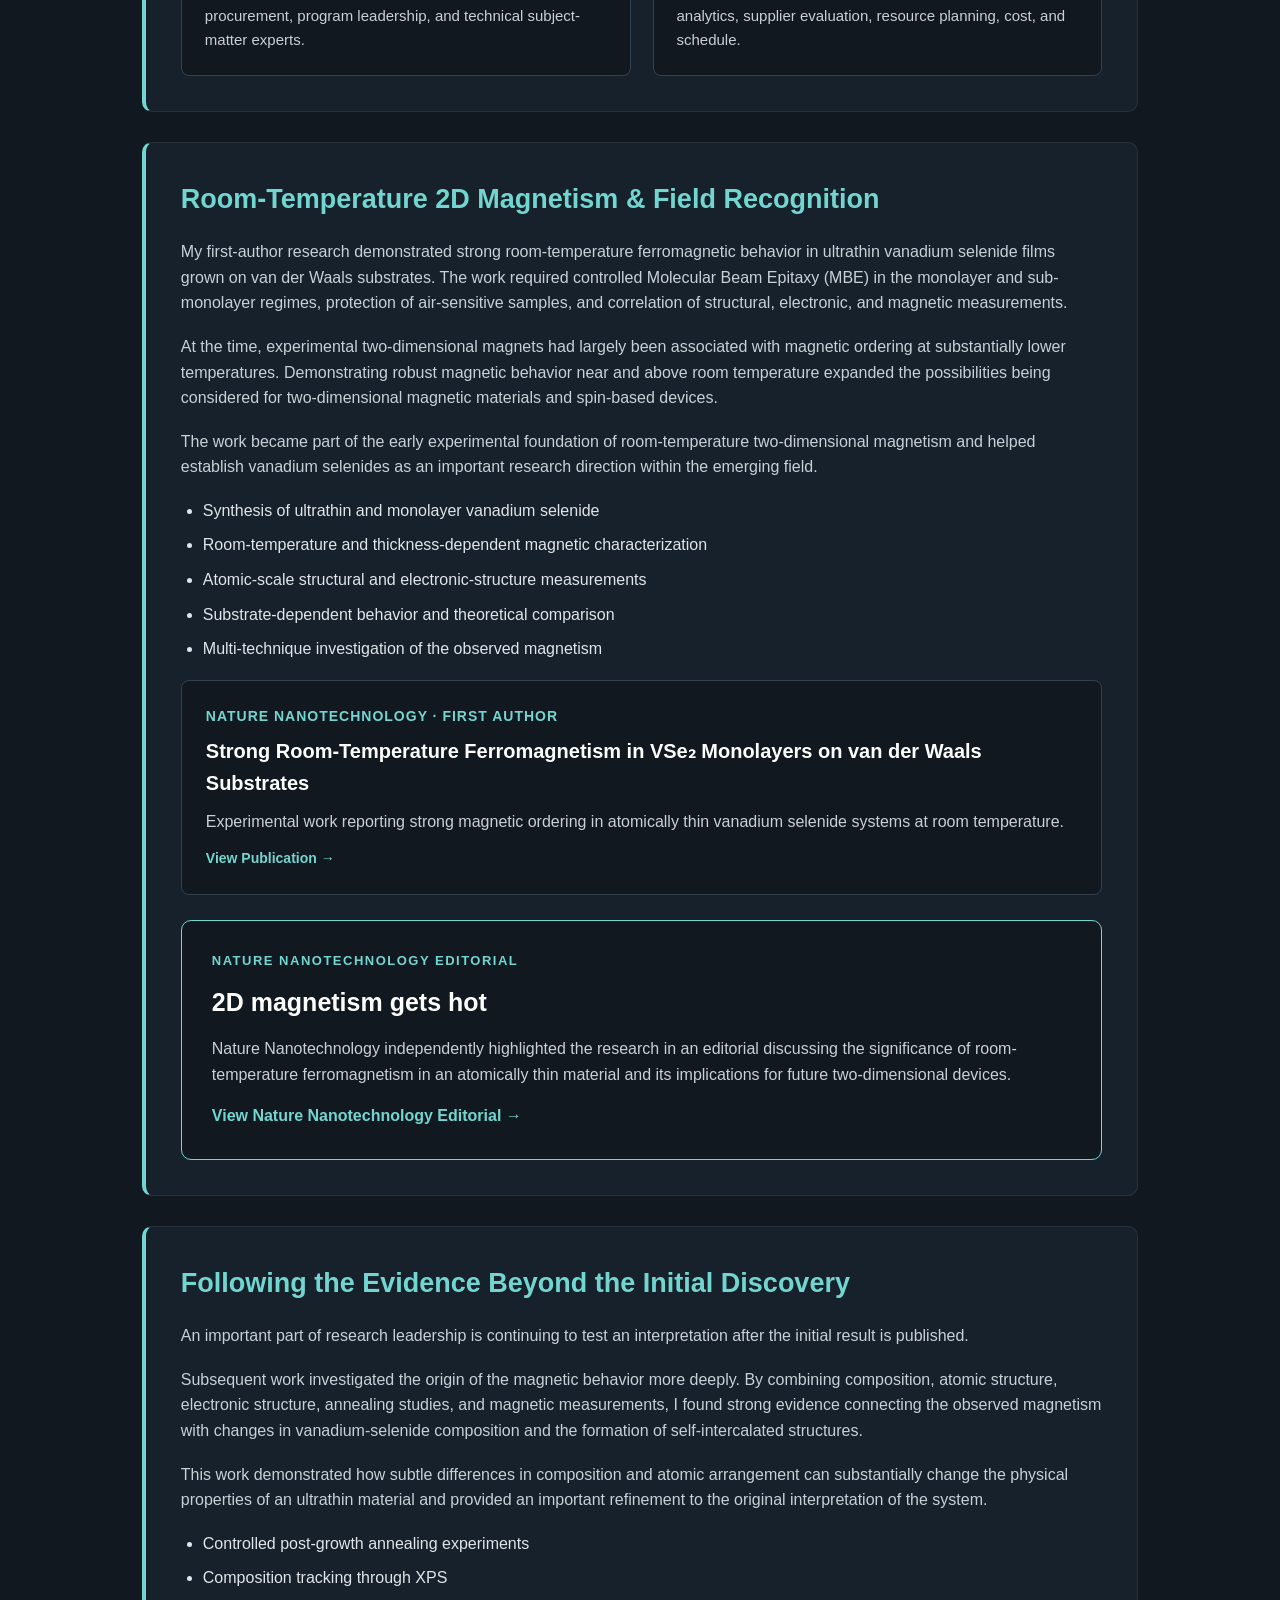
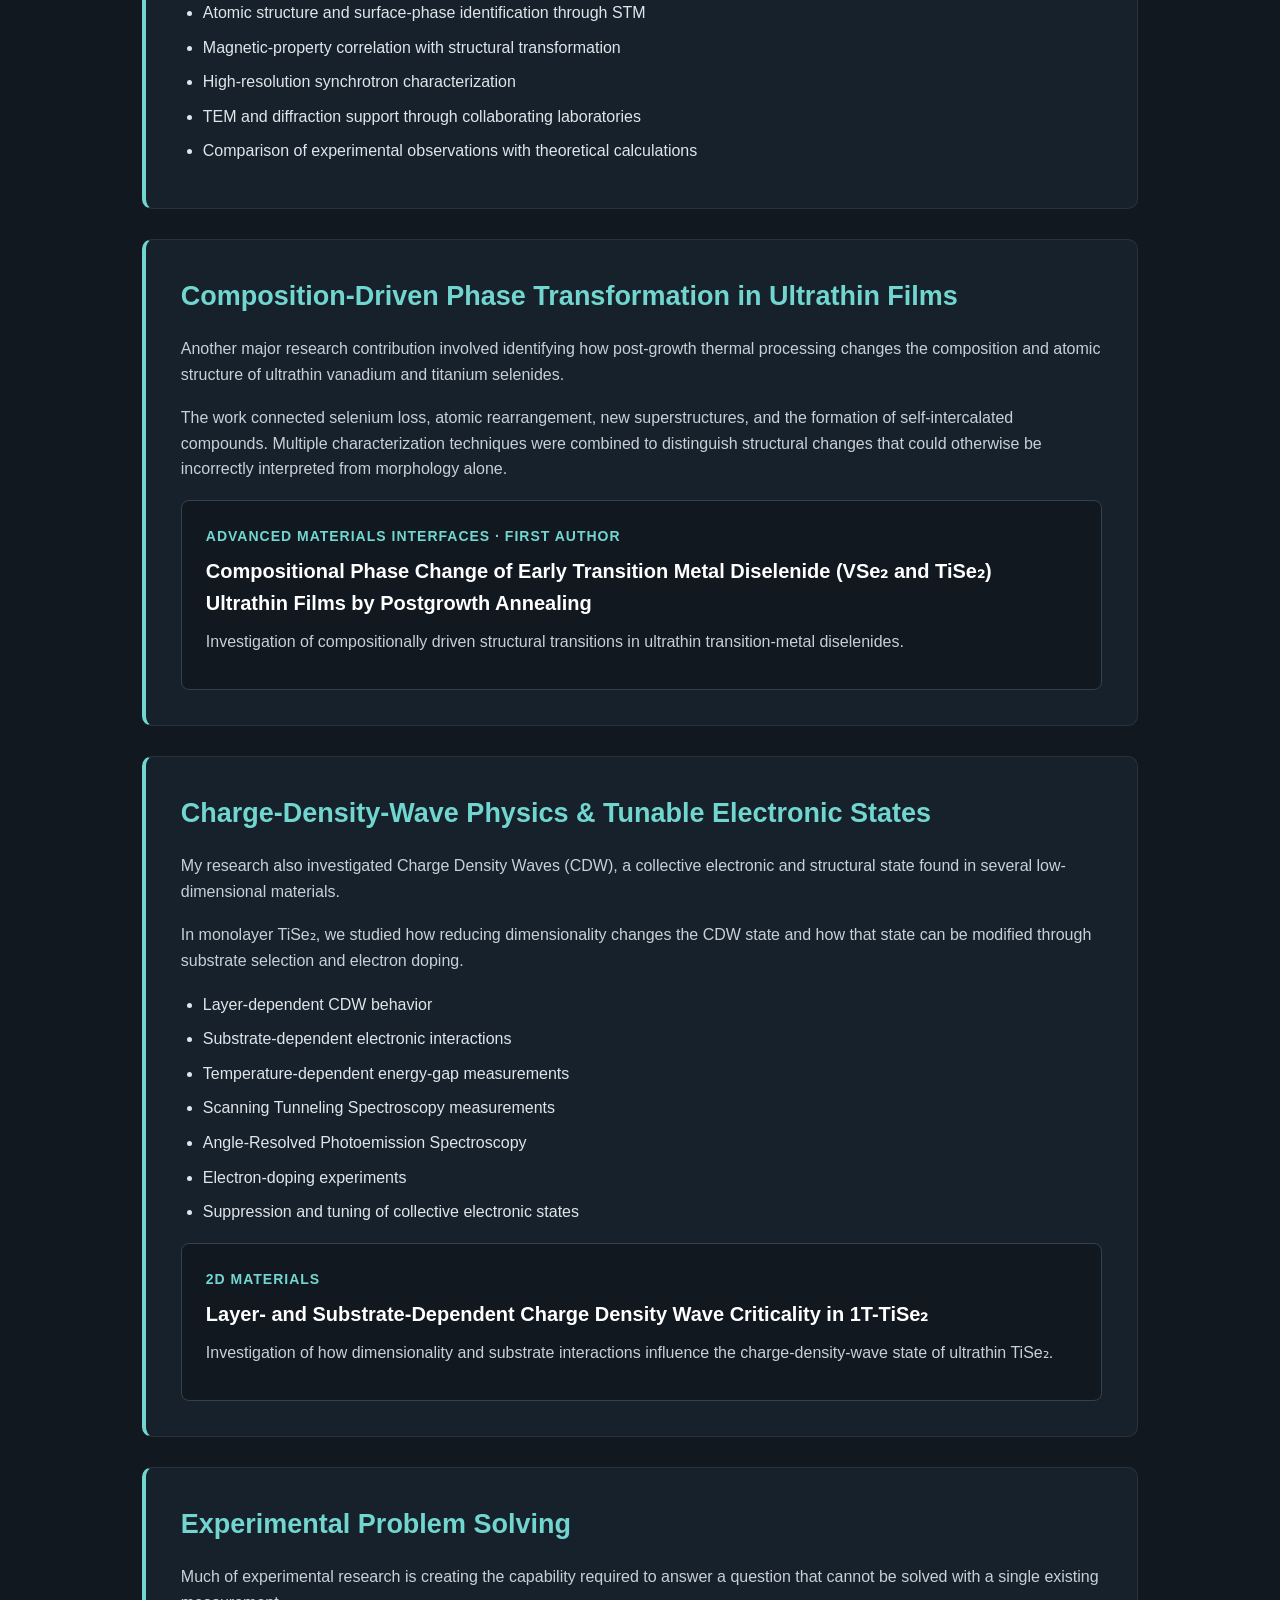
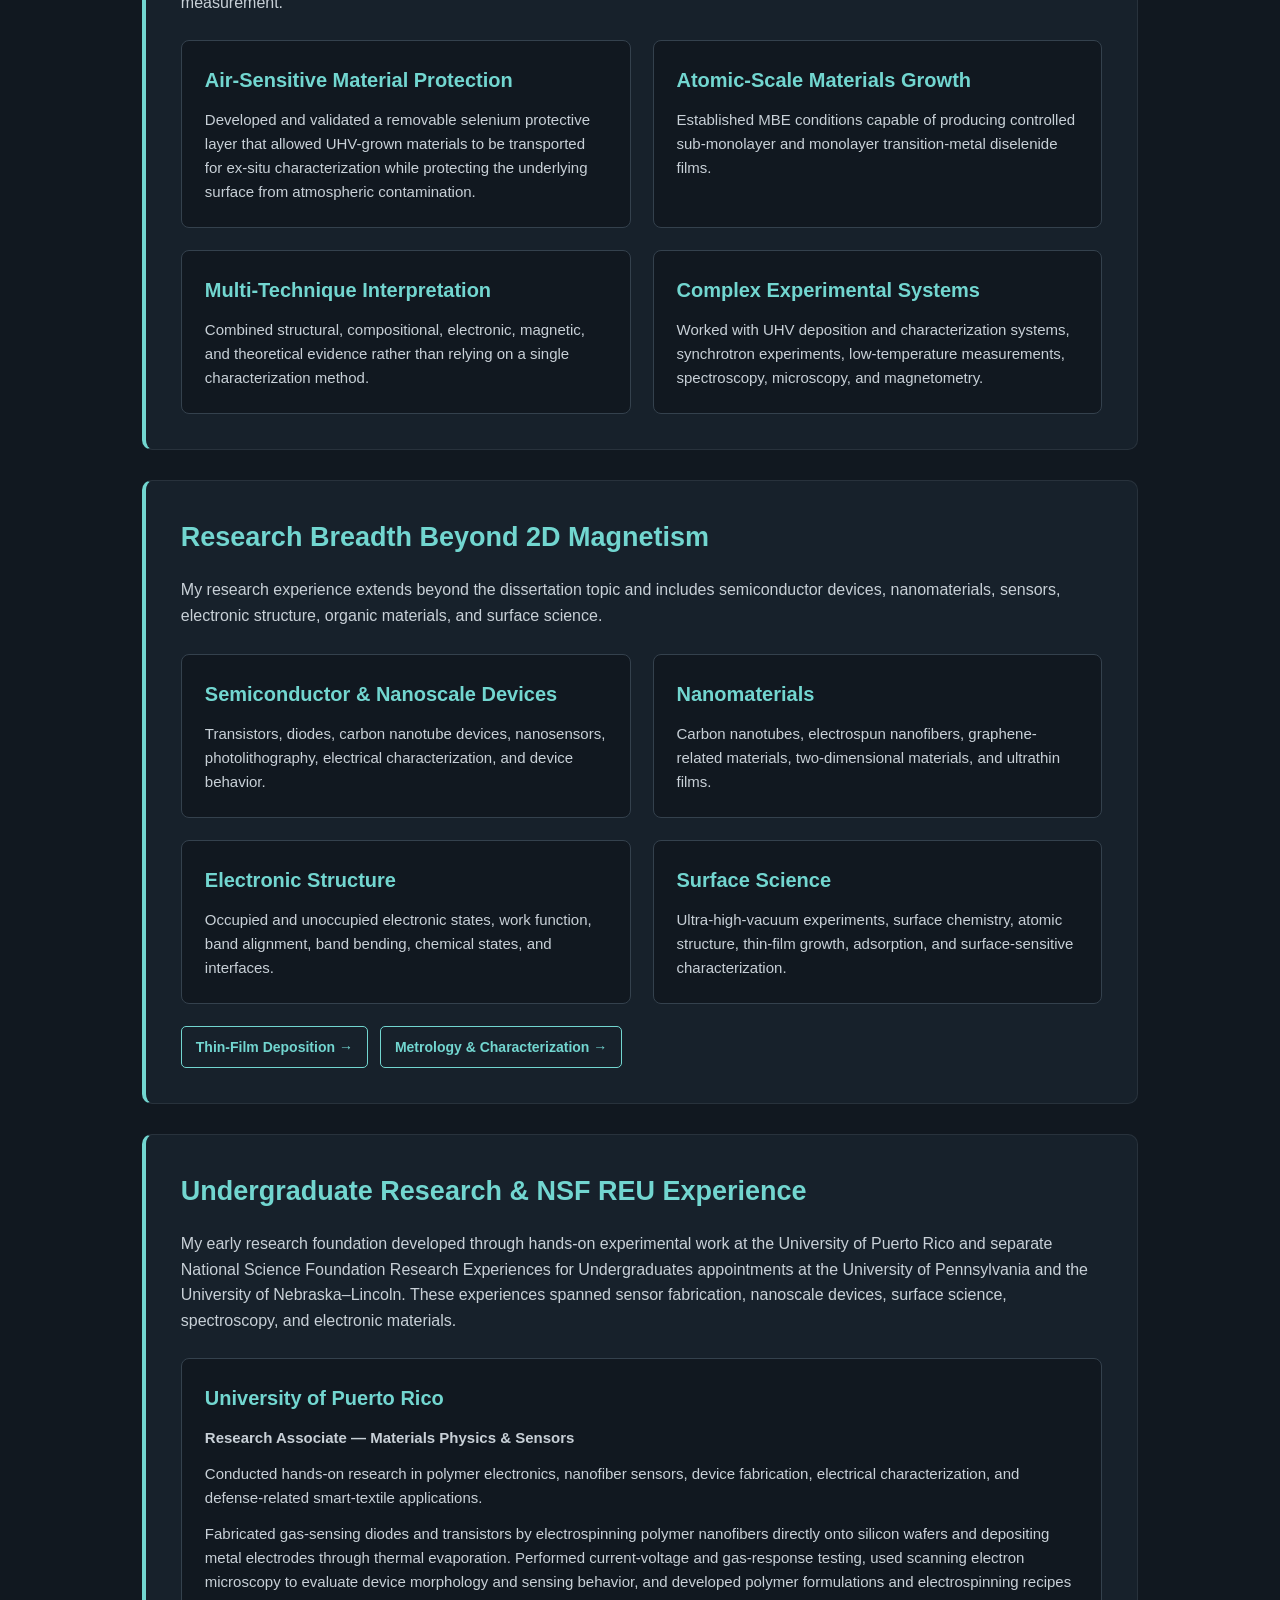
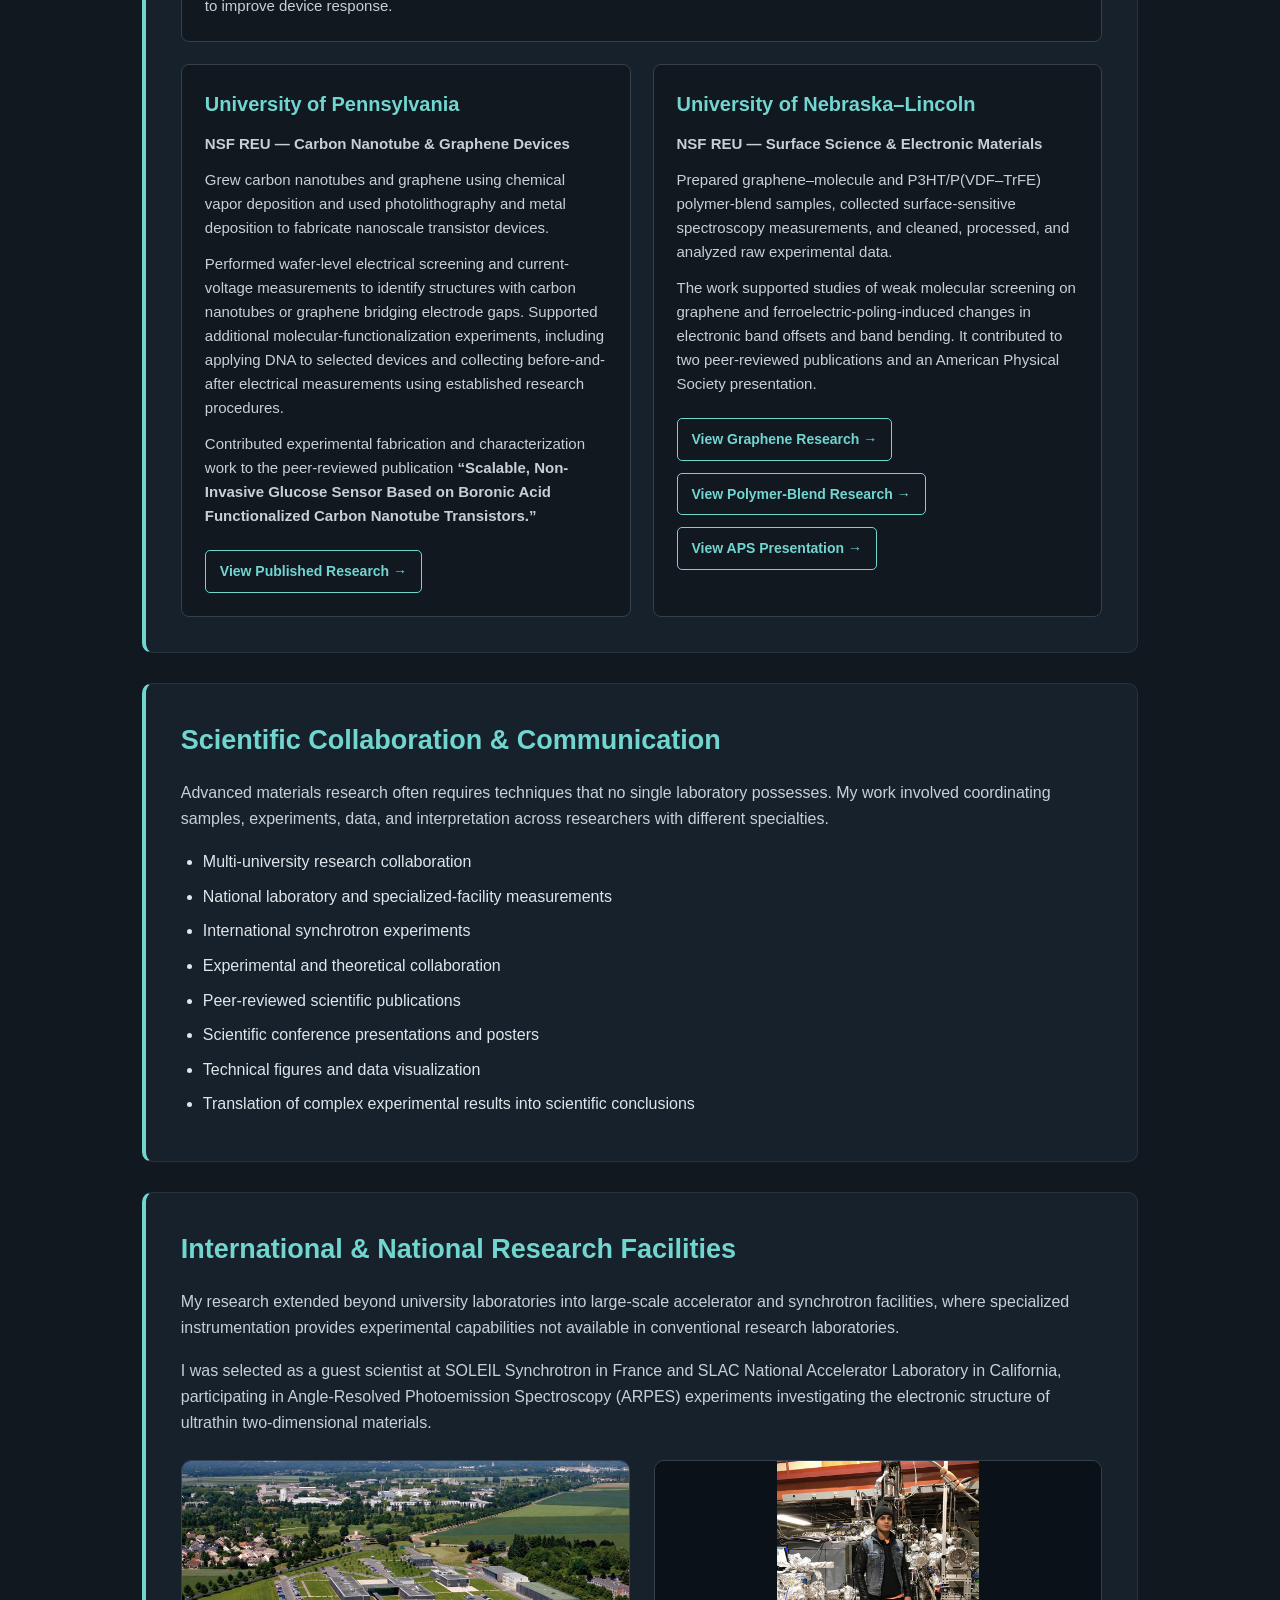
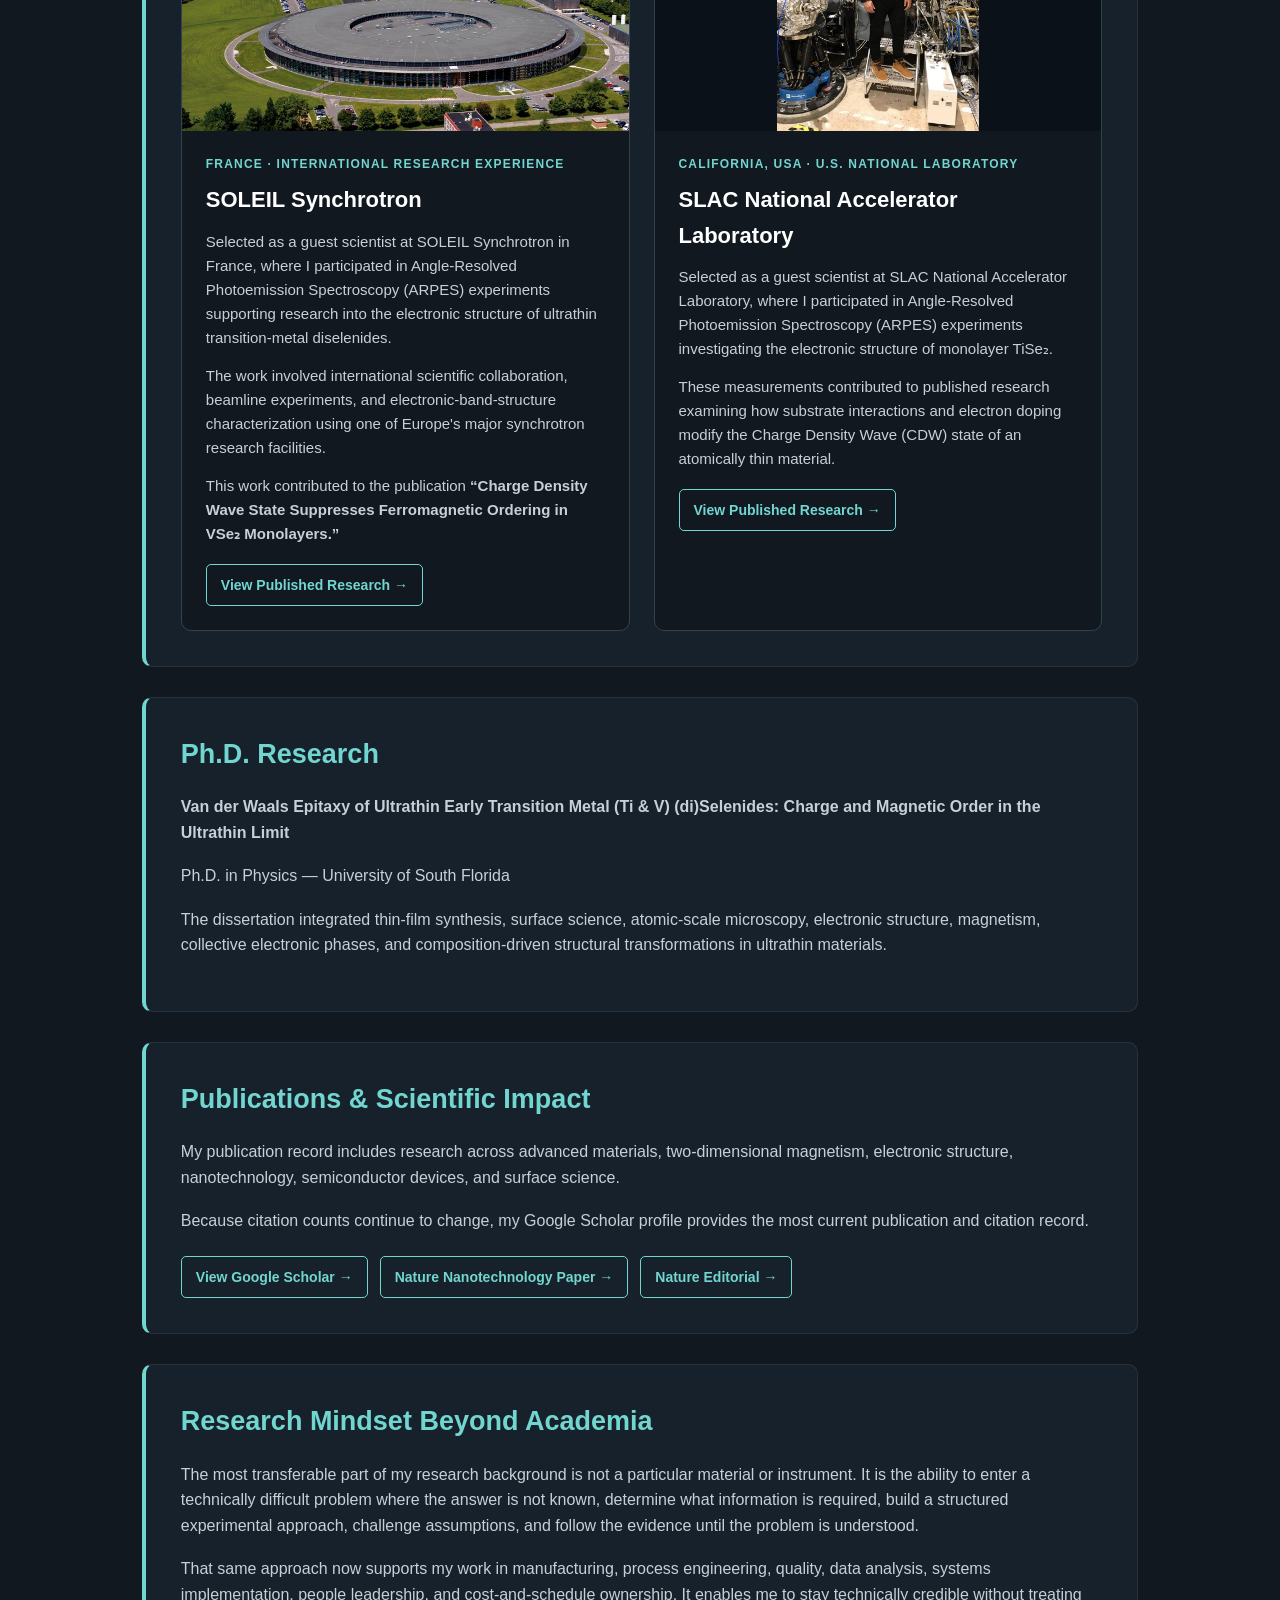
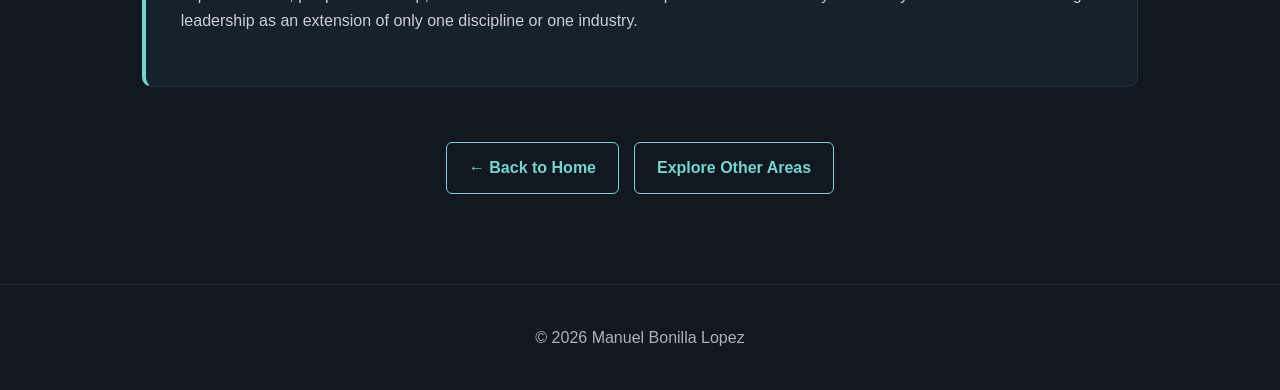
<file: research.html>
<!doctype html>
<html lang="en">

<head>
  <meta charset="utf-8">
  <meta name="viewport" content="width=device-width, initial-scale=1.0">

  <title>Research &amp; Scientific Innovation | Manuel Bonilla Lopez, Ph.D.</title>

  <meta
    name="description"
    content="Research in two-dimensional materials, surface science, thin-film synthesis, magnetism, charge-density waves, electronic structure, semiconductor devices, and advanced materials characterization."
  >

  <style>

    /* =========================================================
       GLOBAL
    ========================================================= */

    * {
      box-sizing: border-box;
      margin: 0;
      padding: 0;
    }

    html {
      scroll-behavior: smooth;
    }

    body {
      font-family: Arial, Helvetica, sans-serif;
      background: #111820;
      color: white;
      line-height: 1.6;
    }


    /* =========================================================
       STICKY HEADER
    ========================================================= */

    .sticky-shell {
      position: sticky;
      top: 0;
      z-index: 1000;
      background: #111820;
    }

    header {
      display: flex;
      justify-content: space-between;
      align-items: center;
      padding: 22px 7%;
      background: #111820;
      border-bottom: 1px solid #28323c;
    }

    .name {
      font-size: 22px;
      font-weight: bold;
      white-space: nowrap;
    }

    nav {
      display: flex;
      align-items: center;
      gap: 28px;
    }

    nav a {
      color: white;
      text-decoration: none;
      font-size: 15px;
      transition: color .2s ease;
    }

    nav a:hover {
      color: #72d6d0;
    }

    .page-bar {
      background: #151f28;
      color: #72d6d0;
      text-align: center;
      font-size: 13px;
      font-weight: bold;
      letter-spacing: 1.8px;
      text-transform: uppercase;
      padding: 8px 20px;
      border-bottom: 1px solid #28323c;
    }


    /* =========================================================
       HERO
    ========================================================= */

    .hero {
      max-width: 1200px;
      margin: auto;
      padding: 55px 6% 50px;
    }

    .hero h1 {
      font-size: 46px;
      line-height: 1.15;
      text-align: center;
      max-width: 1000px;
      margin: 0 auto 32px;
    }

    .hero-grid {
      max-width: 1080px;
      margin: auto;
    }

    .hero-text {
      max-width: 960px;
      margin: 0 auto 30px;
    }

    .hero-text p {
      font-size: 18px;
      line-height: 1.7;
      color: #c8d0d7;
      margin-bottom: 16px;
    }

    .hero-summary {
      color: #e4eaee;
      font-size: 17px;
      line-height: 1.7;
    }


    /* =========================================================
       HERO IMPACT PANEL
    ========================================================= */

    .impact-panel {
      display: grid;
      grid-template-columns: repeat(2, minmax(0, 1fr));
      gap: 14px;
      background: #17212b;
      border: 1px solid #34414d;
      border-radius: 10px;
      padding: 26px;
    }

    .impact-panel h3 {
      grid-column: 1 / -1;
      color: #72d6d0;
      font-size: 22px;
      margin-bottom: 2px;
    }

    .impact-item {
      background: #111820;
      border: 1px solid #34414d;
      border-radius: 7px;
      padding: 16px 18px;
      margin-bottom: 0;
    }

    .impact-item strong {
      display: block;
      color: #72d6d0;
      margin-bottom: 4px;
    }

    .impact-item span {
      color: #dfe5ea;
      font-size: 14px;
    }


    /* =========================================================
       MAIN
    ========================================================= */

    main {
      max-width: 1150px;
      margin: auto;
      padding: 0 6% 80px;
    }


    /* =========================================================
       CAPABILITY CARDS
    ========================================================= */

    .capability-grid {
      display: grid;
      grid-template-columns: repeat(3, 1fr);
      gap: 20px;
      margin-bottom: 30px;
    }

    .capability {
      background: #17212b;
      border: 1px solid #28323c;
      border-top: 3px solid #72d6d0;
      border-radius: 10px;
      padding: 28px;
    }

    .capability h3 {
      color: #72d6d0;
      margin-bottom: 12px;
      font-size: 20px;
    }

    .capability p {
      color: #c8d0d7;
      font-size: 15px;
    }


    /* =========================================================
       CONTENT SECTIONS
    ========================================================= */

    .section {
      background: #17212b;
      border: 1px solid #28323c;
      border-left: 4px solid #72d6d0;
      border-radius: 10px;
      padding: 35px;
      margin-bottom: 30px;
    }

    .section h2 {
      color: #72d6d0;
      font-size: 27px;
      margin-bottom: 18px;
    }

    .section h3 {
      color: white;
      font-size: 20px;
      margin-top: 24px;
      margin-bottom: 12px;
    }

    .section p {
      color: #c8d0d7;
      margin-bottom: 18px;
    }

    .section ul {
      padding-left: 22px;
    }

    .section li {
      margin-bottom: 9px;
      color: #dfe5ea;
    }

    .small {
      font-size: 14px;
      color: #aab3bb;
    }


    /* =========================================================
       RESEARCH GRID
    ========================================================= */

    .research-grid {
      display: grid;
      grid-template-columns: repeat(2, 1fr);
      gap: 22px;
      margin-top: 25px;
    }

    .research-card {
      background: #111820;
      border: 1px solid #34414d;
      border-radius: 8px;
      padding: 23px;
    }

    .research-card h3 {
      color: #72d6d0;
      margin: 0 0 12px;
      font-size: 20px;
    }

    .research-card p {
      font-size: 15px;
      margin-bottom: 0;
    }


    /* =========================================================
       PUBLICATION CARDS
    ========================================================= */

    .publication {
      background: #111820;
      border: 1px solid #34414d;
      border-radius: 8px;
      padding: 24px;
      margin-top: 18px;
    }

    .publication .journal {
      color: #72d6d0;
      font-size: 14px;
      font-weight: bold;
      text-transform: uppercase;
      letter-spacing: 1px;
      margin-bottom: 8px;
    }

    .publication h3 {
      margin: 0 0 10px;
      font-size: 20px;
      color: white;
    }

    .publication p {
      margin-bottom: 10px;
    }

    .publication a {
      color: #72d6d0;
      text-decoration: none;
      font-weight: bold;
      font-size: 14px;
    }

    .publication a:hover {
      text-decoration: underline;
    }


    /* =========================================================
       FEATURE
    ========================================================= */

    .feature {
      background: #111820;
      border: 1px solid #72d6d0;
      border-radius: 10px;
      padding: 30px;
      margin-top: 25px;
    }

    .feature-label {
      color: #72d6d0;
      text-transform: uppercase;
      letter-spacing: 1.5px;
      font-size: 13px;
      font-weight: bold;
      margin-bottom: 10px;
    }

    .feature h3 {
      font-size: 25px;
      margin: 0 0 14px;
    }

    .feature p {
      margin-bottom: 16px;
    }

    .feature a {
      color: #72d6d0;
      text-decoration: none;
      font-weight: bold;
    }


    /* =========================================================
       RELATED LINKS
    ========================================================= */

    .related-links {
      display: flex;
      flex-wrap: wrap;
      gap: 12px;
      margin-top: 22px;
    }

    .related-links a {
      display: inline-block;
      border: 1px solid #72d6d0;
      color: #72d6d0;
      padding: 9px 14px;
      border-radius: 5px;
      text-decoration: none;
      font-size: 14px;
      font-weight: bold;
    }

    .related-links a:hover {
      background: #72d6d0;
      color: #111820;
    }


    /* =========================================================
       PAGE NAVIGATION
    ========================================================= */

    .page-navigation {
      display: flex;
      justify-content: center;
      gap: 15px;
      flex-wrap: wrap;
      margin: 55px 0 10px;
    }

    .page-navigation a {
      display: inline-block;
      text-decoration: none;
      color: #72d6d0;
      border: 1px solid #72d6d0;
      border-radius: 6px;
      padding: 12px 22px;
      font-weight: bold;
    }

    .page-navigation a:hover {
      background: #72d6d0;
      color: #111820;
    }


    /* =========================================================
       FOOTER
    ========================================================= */

    footer {
      text-align: center;
      padding: 40px;
      border-top: 1px solid #28323c;
      color: #aab3bb;
    }

    /* =========================================================
   RESEARCH FACILITIES
========================================================= */

.facility-grid {
  display: grid;
  grid-template-columns: repeat(2, 1fr);
  gap: 24px;
  margin-top: 25px;
}

.facility-card {
  background: #111820;
  border: 1px solid #34414d;
  border-radius: 10px;
  overflow: hidden;
}

.facility-card img {
  width: 100%;
  height: 270px;
  object-fit: cover;
  display: block;
}

.facility-card img.slac-photo {
  object-fit: contain;
  object-position: center top;
  background: #0b1118;
}

.facility-content {
  padding: 24px;
}

.facility-location {
  color: #72d6d0;
  text-transform: uppercase;
  letter-spacing: 1.2px;
  font-size: 12px;
  font-weight: bold;
  margin-bottom: 8px;
}

.facility-card h3 {
  color: white;
  font-size: 22px;
  margin: 0 0 12px;
}

.facility-card p {
  color: #c8d0d7;
  font-size: 15px;
  margin-bottom: 14px;
}

.facility-card .related-links {
  margin-top: 18px;
}

    /* =========================================================
       RESPONSIVE
    ========================================================= */

    @media (max-width: 900px) {

      .capability-grid,
      .research-grid,
      .facility-grid {
        grid-template-columns: 1fr;
      }

      .impact-panel {
        grid-template-columns: 1fr;
      }

      .hero h1 {
        font-size: 38px;
      }

      .facility-card img {
        height: auto;
      }

    }

    @media (max-width: 700px) {

      header {
        flex-direction: column;
        gap: 15px;
        padding: 16px 5%;
      }

      nav {
        gap: 16px;
        flex-wrap: wrap;
        justify-content: center;
      }

      .name {
        font-size: 20px;
      }

      .hero {
        padding-top: 38px;
      }

      .hero h1 {
        font-size: 32px;
      }

      .section {
        padding: 25px;
      }

    }

  </style>
</head>


<body>


<!-- =========================================================
     HEADER
========================================================= -->

<div class="sticky-shell">

  <header>

    <div class="name">
      Manuel Bonilla Lopez, Ph.D.
    </div>

    <nav>
      <a href="index.html">Home</a>
      <a href="index.html#projects">Explore Areas</a>
      <a href="Manuel%20Bonilla%20Lopez%20PhD%20Master%20Resume.pdf">Master Resume</a>
      <a href="contact.html">Contact</a>
    </nav>

  </header>

  <div class="page-bar">
    Research, Scientific Innovation &amp; Advanced Materials
  </div>

</div>


<!-- =========================================================
     HERO
========================================================= -->

<section class="hero">

  <h1>
    Research, Scientific Discovery &amp; Advanced Materials
  </h1>

  <div class="hero-grid">

    <div class="hero-text">

      <p>
        My research experience spans experimental condensed-matter physics,
        two-dimensional materials, surface science, semiconductor devices,
        nanotechnology, thin-film synthesis, electronic structure,
        magnetism, and nanoscale characterization.
      </p>

      <div class="hero-summary">
        The common thread is solving technically difficult problems:
        building the experimental capability, producing the material,
        selecting the measurements needed to understand it, interpreting
        results across multiple techniques, and turning those results
        into peer-reviewed scientific contributions. That same discipline
        now informs how I lead people and programs: define the real problem,
        separate evidence from assumption, involve the right specialists,
        and convert uncertainty into an executable path forward.
      </div>

    </div>


    <div class="impact-panel">

      <h3>Research Impact</h3>

      <div class="impact-item">
        <strong>First-Author Nature Nanotechnology</strong>
        <span>
          Experimental demonstration of strong room-temperature
          ferromagnetism in atomically thin vanadium selenide.
        </span>
      </div>

      <div class="impact-item">
        <strong>Independent Nature Editorial Highlight</strong>
        <span>
          Featured by Nature Nanotechnology in the editorial
          “2D magnetism gets hot.”
        </span>
      </div>

      <div class="impact-item">
        <strong>10 Peer-Reviewed Publications</strong>
        <span>
          Research spanning 2D materials, nanotechnology,
          electronic structure, magnetism, and devices.
        </span>
      </div>

      <div class="impact-item">
        <strong>Approximately 2,500 Scientific Citations</strong>
        <span>
          Current approximate citation impact across the publication
          record, updated periodically as the total increases.
        </span>
      </div>

    </div>

  </div>

</section>


<main>


<!-- =========================================================
     CAPABILITIES
========================================================= -->

<div class="capability-grid">

  <div class="capability">

    <h3>Scientific Discovery</h3>

    <p>
      Formulating questions, designing experiments, interpreting
      unexpected results, and refining scientific explanations.
    </p>

  </div>


  <div class="capability">

    <h3>Experimental Physics</h3>

    <p>
      Thin-film synthesis, UHV systems, atomic-scale characterization,
      spectroscopy, magnetism, and electronic structure.
    </p>

  </div>


  <div class="capability">

    <h3>Research Collaboration</h3>

    <p>
      Working across experimental groups, theoretical collaborators,
      national laboratories, synchrotrons, and specialized facilities.
    </p>

  </div>

</div>


<!-- =========================================================
     LEADERSHIP VALUE
========================================================= -->

<section class="section">

  <h2>Scientific Problem-Solving Approach</h2>


  <div class="research-grid">

    <div class="research-card">
      <h3>Structure Ambiguous Problems</h3>
      <p>Break complex technical and operational questions into testable assumptions, decision points, risks, and evidence needs.</p>
    </div>

    <div class="research-card">
      <h3>Challenge the Evidence</h3>
      <p>Distinguish a real process signal from measurement limitations, incomplete definitions, unsupported conclusions, or missing data.</p>
    </div>

    <div class="research-card">
      <h3>Connect Specialists</h3>
      <p>Translate across engineering, operations, quality, suppliers, procurement, program leadership, and technical subject-matter experts.</p>
    </div>

    <div class="research-card">
      <h3>Turn Learning into Execution</h3>
      <p>Apply rapid learning beyond physics to manufacturing, MES, analytics, supplier evaluation, resource planning, cost, and schedule.</p>
    </div>

  </div>

</section>


<!-- =========================================================
     FIELD IMPACT
========================================================= -->

<section class="section">

  <h2>Room-Temperature 2D Magnetism &amp; Field Recognition</h2>

  <p>
    My first-author research demonstrated strong room-temperature ferromagnetic
    behavior in ultrathin vanadium selenide films grown on van der Waals
    substrates. The work required controlled Molecular Beam Epitaxy (MBE) in
    the monolayer and sub-monolayer regimes, protection of air-sensitive
    samples, and correlation of structural, electronic, and magnetic measurements.
  </p>

  <p>
    At the time, experimental two-dimensional magnets had largely been
    associated with magnetic ordering at substantially lower temperatures.
    Demonstrating robust magnetic behavior near and above room temperature
    expanded the possibilities being considered for two-dimensional
    magnetic materials and spin-based devices.
  </p>

  <p>
    The work became part of the early experimental foundation of
    room-temperature two-dimensional magnetism and helped establish vanadium
    selenides as an important research direction within the emerging field.
  </p>

  <ul>
    <li>Synthesis of ultrathin and monolayer vanadium selenide</li>
    <li>Room-temperature and thickness-dependent magnetic characterization</li>
    <li>Atomic-scale structural and electronic-structure measurements</li>
    <li>Substrate-dependent behavior and theoretical comparison</li>
    <li>Multi-technique investigation of the observed magnetism</li>
  </ul>

  <div class="publication">

    <div class="journal">
      Nature Nanotechnology · First Author
    </div>

    <h3>
      Strong Room-Temperature Ferromagnetism in VSe₂ Monolayers
      on van der Waals Substrates
    </h3>

    <p>
      Experimental work reporting strong magnetic ordering in atomically
      thin vanadium selenide systems at room temperature.
    </p>

    <a
      href="https://doi.org/10.1038/s41565-018-0063-9"
      target="_blank"
      rel="noopener"
    >
      View Publication →
    </a>

  </div>


  <div class="feature">

    <div class="feature-label">
      Nature Nanotechnology Editorial
    </div>

    <h3>
      2D magnetism gets hot
    </h3>

    <p>
      Nature Nanotechnology independently highlighted the research in
      an editorial discussing the significance of room-temperature
      ferromagnetism in an atomically thin material and its implications
      for future two-dimensional devices.
    </p>

    <a
      href="https://www.nature.com/articles/s41565-018-0128-9"
      target="_blank"
      rel="noopener"
    >
      View Nature Nanotechnology Editorial →
    </a>

  </div>

</section>


<!-- =========================================================
     SCIENTIFIC FOLLOW-UP
========================================================= -->

<section class="section">

  <h2>Following the Evidence Beyond the Initial Discovery</h2>

  <p>
    An important part of research leadership is continuing to test an
    interpretation after the initial result is published.
  </p>

  <p>
    Subsequent work investigated the origin of the magnetic behavior more
    deeply. By combining composition, atomic structure, electronic structure,
    annealing studies, and magnetic measurements, I found strong evidence
    connecting the observed magnetism with changes in vanadium-selenide
    composition and the formation of self-intercalated structures.
  </p>

  <p>
    This work demonstrated how subtle differences in composition and atomic
    arrangement can substantially change the physical properties of an
    ultrathin material and provided an important refinement to the original
    interpretation of the system.
  </p>

  <ul>
    <li>Controlled post-growth annealing experiments</li>
    <li>Composition tracking through XPS</li>
    <li>Atomic structure and surface-phase identification through STM</li>
    <li>Magnetic-property correlation with structural transformation</li>
    <li>High-resolution synchrotron characterization</li>
    <li>TEM and diffraction support through collaborating laboratories</li>
    <li>Comparison of experimental observations with theoretical calculations</li>
  </ul>

</section>


<!-- =========================================================
     PHASE CHANGE
========================================================= -->

<section class="section">

  <h2>Composition-Driven Phase Transformation in Ultrathin Films</h2>

  <p>
    Another major research contribution involved identifying how
    post-growth thermal processing changes the composition and atomic
    structure of ultrathin vanadium and titanium selenides.
  </p>

  <p>
    The work connected selenium loss, atomic rearrangement, new
    superstructures, and the formation of self-intercalated compounds.
    Multiple characterization techniques were combined to distinguish
    structural changes that could otherwise be incorrectly interpreted
    from morphology alone.
  </p>


  <div class="publication">

    <div class="journal">
      Advanced Materials Interfaces · First Author
    </div>

    <h3>
      Compositional Phase Change of Early Transition Metal Diselenide
      (VSe₂ and TiSe₂) Ultrathin Films by Postgrowth Annealing
    </h3>

    <p>
      Investigation of compositionally driven structural transitions
      in ultrathin transition-metal diselenides.
    </p>

  </div>

</section>


<!-- =========================================================
     TISE2
========================================================= -->

<section class="section">

  <h2>Charge-Density-Wave Physics &amp; Tunable Electronic States</h2>

  <p>
    My research also investigated Charge Density Waves (CDW), a collective
    electronic and structural state found in several low-dimensional materials.
  </p>

  <p>
    In monolayer TiSe₂, we studied how reducing dimensionality changes
    the CDW state and how that state can be modified through substrate
    selection and electron doping.
  </p>

  <ul>
    <li>Layer-dependent CDW behavior</li>
    <li>Substrate-dependent electronic interactions</li>
    <li>Temperature-dependent energy-gap measurements</li>
    <li>Scanning Tunneling Spectroscopy measurements</li>
    <li>Angle-Resolved Photoemission Spectroscopy</li>
    <li>Electron-doping experiments</li>
    <li>Suppression and tuning of collective electronic states</li>
  </ul>


  <div class="publication">

    <div class="journal">
      2D Materials
    </div>

    <h3>
      Layer- and Substrate-Dependent Charge Density Wave Criticality
      in 1T-TiSe₂
    </h3>

    <p>
      Investigation of how dimensionality and substrate interactions
      influence the charge-density-wave state of ultrathin TiSe₂.
    </p>

  </div>

</section>


<!-- =========================================================
     EXPERIMENTAL PROBLEM SOLVING
========================================================= -->

<section class="section">

  <h2>Experimental Problem Solving</h2>

  <p>
    Much of experimental research is creating the capability required
    to answer a question that cannot be solved with a single existing
    measurement.
  </p>

  <div class="research-grid">


    <div class="research-card">

      <h3>Air-Sensitive Material Protection</h3>

      <p>
        Developed and validated a removable selenium protective layer
        that allowed UHV-grown materials to be transported for ex-situ
        characterization while protecting the underlying surface from
        atmospheric contamination.
      </p>

    </div>


    <div class="research-card">

      <h3>Atomic-Scale Materials Growth</h3>

      <p>
        Established MBE conditions capable of producing controlled
        sub-monolayer and monolayer transition-metal diselenide films.
      </p>

    </div>


    <div class="research-card">

      <h3>Multi-Technique Interpretation</h3>

      <p>
        Combined structural, compositional, electronic, magnetic,
        and theoretical evidence rather than relying on a single
        characterization method.
      </p>

    </div>


    <div class="research-card">

      <h3>Complex Experimental Systems</h3>

      <p>
        Worked with UHV deposition and characterization systems,
        synchrotron experiments, low-temperature measurements,
        spectroscopy, microscopy, and magnetometry.
      </p>

    </div>


  </div>

</section>


<!-- =========================================================
     RESEARCH BREADTH
========================================================= -->

<section class="section">

  <h2>Research Breadth Beyond 2D Magnetism</h2>

  <p>
    My research experience extends beyond the dissertation topic and
    includes semiconductor devices, nanomaterials, sensors, electronic
    structure, organic materials, and surface science.
  </p>

  <div class="research-grid">


    <div class="research-card">

      <h3>Semiconductor &amp; Nanoscale Devices</h3>

      <p>
        Transistors, diodes, carbon nanotube devices, nanosensors,
        photolithography, electrical characterization, and device behavior.
      </p>

    </div>


    <div class="research-card">

      <h3>Nanomaterials</h3>

      <p>
        Carbon nanotubes, electrospun nanofibers, graphene-related
        materials, two-dimensional materials, and ultrathin films.
      </p>

    </div>


    <div class="research-card">

      <h3>Electronic Structure</h3>

      <p>
        Occupied and unoccupied electronic states, work function,
        band alignment, band bending, chemical states, and interfaces.
      </p>

    </div>


    <div class="research-card">

      <h3>Surface Science</h3>

      <p>
        Ultra-high-vacuum experiments, surface chemistry,
        atomic structure, thin-film growth, adsorption,
        and surface-sensitive characterization.
      </p>

    </div>


  </div>

  <div class="related-links">
    <a href="deposition.html">Thin-Film Deposition →</a>
    <a href="metrology.html">Metrology &amp; Characterization →</a>
  </div>

</section>


<!-- =========================================================
     UNDERGRADUATE RESEARCH & NSF REU EXPERIENCE
========================================================= -->

<section class="section">

  <h2>Undergraduate Research &amp; NSF REU Experience</h2>

  <p>
    My early research foundation developed through hands-on experimental
    work at the University of Puerto Rico and separate National Science
    Foundation Research Experiences for Undergraduates appointments at
    the University of Pennsylvania and the University of Nebraska–Lincoln.
    These experiences spanned sensor fabrication, nanoscale devices,
    surface science, spectroscopy, and electronic materials.
  </p>

  <div class="research-grid">

    <div class="research-card" style="grid-column: 1 / -1;">

      <h3>University of Puerto Rico</h3>

      <p>
        <strong>Research Associate — Materials Physics &amp; Sensors</strong>
      </p>

      <p style="margin-top:12px;">
        Conducted hands-on research in polymer electronics, nanofiber
        sensors, device fabrication, electrical characterization, and
        defense-related smart-textile applications.
      </p>

      <p style="margin-top:12px;">
        Fabricated gas-sensing diodes and transistors by electrospinning
        polymer nanofibers directly onto silicon wafers and depositing
        metal electrodes through thermal evaporation. Performed
        current-voltage and gas-response testing, used scanning electron
        microscopy to evaluate device morphology and sensing behavior,
        and developed polymer formulations and electrospinning recipes
        to improve device response.
      </p>

    </div>

    <div class="research-card">

      <h3>University of Pennsylvania</h3>

      <p>
        <strong>
          NSF REU — Carbon Nanotube &amp; Graphene Devices
        </strong>
      </p>

      <p style="margin-top:12px;">
        Grew carbon nanotubes and graphene using chemical vapor deposition
        and used photolithography and metal deposition to fabricate
        nanoscale transistor devices.
      </p>

      <p style="margin-top:12px;">
        Performed wafer-level electrical screening and current-voltage
        measurements to identify structures with carbon nanotubes or
        graphene bridging electrode gaps. Supported additional
        molecular-functionalization experiments, including applying DNA
        to selected devices and collecting before-and-after electrical
        measurements using established research procedures.
      </p>

      <p style="margin-top:12px;">
        Contributed experimental fabrication and characterization work
        to the peer-reviewed publication
        <strong>“Scalable, Non-Invasive Glucose Sensor Based on Boronic
        Acid Functionalized Carbon Nanotube Transistors.”</strong>
      </p>

      <div class="related-links">
        <a
          href="https://pubs.aip.org/aip/apl/article/102/18/183113/126397"
          target="_blank"
          rel="noopener"
        >
          View Published Research →
        </a>
      </div>

    </div>

    <div class="research-card">

      <h3>University of Nebraska–Lincoln</h3>

      <p>
        <strong>
          NSF REU — Surface Science &amp; Electronic Materials
        </strong>
      </p>

      <p style="margin-top:12px;">
        Prepared graphene–molecule and P3HT/P(VDF–TrFE) polymer-blend
        samples, collected surface-sensitive spectroscopy measurements,
        and cleaned, processed, and analyzed raw experimental data.
      </p>

      <p style="margin-top:12px;">
        The work supported studies of weak molecular screening on graphene
        and ferroelectric-poling-induced changes in electronic band offsets
        and band bending. It contributed to two peer-reviewed publications
        and an American Physical Society presentation.
      </p>

      <div class="related-links">
        <a
          href="https://www.sciencedirect.com/science/article/pii/S0008622311010013"
          target="_blank"
          rel="noopener"
        >
          View Graphene Research →
        </a>

        <a
          href="https://pubs.rsc.org/ra/article-abstract/4/6/3020/414112"
          target="_blank"
          rel="noopener"
        >
          View Polymer-Blend Research →
        </a>

        <a
          href="https://ui.adsabs.harvard.edu/abs/2014APS..MAR.P1221W/abstract"
          target="_blank"
          rel="noopener"
        >
          View APS Presentation →
        </a>
      </div>

    </div>

  </div>

</section>


<!-- =========================================================
     COLLABORATION
========================================================= -->

<section class="section">

  <h2>Scientific Collaboration &amp; Communication</h2>

  <p>
    Advanced materials research often requires techniques that no single
    laboratory possesses. My work involved coordinating samples, experiments,
    data, and interpretation across researchers with different specialties.
  </p>

  <ul>
    <li>Multi-university research collaboration</li>
    <li>National laboratory and specialized-facility measurements</li>
    <li>International synchrotron experiments</li>
    <li>Experimental and theoretical collaboration</li>
    <li>Peer-reviewed scientific publications</li>
    <li>Scientific conference presentations and posters</li>
    <li>Technical figures and data visualization</li>
    <li>Translation of complex experimental results into scientific conclusions</li>
  </ul>

</section>

  <!-- =========================================================
     INTERNATIONAL & NATIONAL RESEARCH FACILITIES
========================================================= -->

<section class="section">

  <h2>International &amp; National Research Facilities</h2>

  <p>
    My research extended beyond university laboratories into large-scale
    accelerator and synchrotron facilities, where specialized instrumentation
    provides experimental capabilities not available in conventional
    research laboratories.
  </p>

  <p>
    I was selected as a guest scientist at SOLEIL Synchrotron in France
    and SLAC National Accelerator Laboratory in California, participating
    in Angle-Resolved Photoemission Spectroscopy (ARPES) experiments
    investigating the electronic structure of ultrathin two-dimensional
    materials.
  </p>


  <div class="facility-grid">


    <!-- =====================================================
         SOLEIL
    ====================================================== -->

    <div class="facility-card">

      <img
        src="assets/img/soleil.jpg"
        alt="SOLEIL Synchrotron research facility in France"
      >

      <div class="facility-content">

        <div class="facility-location">
          France · International Research Experience
        </div>

        <h3>
          SOLEIL Synchrotron
        </h3>

        <p>
          Selected as a guest scientist at SOLEIL Synchrotron in France,
          where I participated in Angle-Resolved Photoemission Spectroscopy
          (ARPES) experiments supporting research into the electronic
          structure of ultrathin transition-metal diselenides.
        </p>

        <p>
          The work involved international scientific collaboration,
          beamline experiments, and electronic-band-structure
          characterization using one of Europe's major synchrotron
          research facilities.
        </p>

        <p>
          This work contributed to the publication
          <strong>“Charge Density Wave State Suppresses Ferromagnetic
          Ordering in VSe₂ Monolayers.”</strong>
        </p>

        <div class="related-links">

          <a
            href="https://pubs.acs.org/doi/abs/10.1021/acs.jpcc.9b04281"
            target="_blank"
            rel="noopener"
          >
            View Published Research →
          </a>

        </div>

      </div>

    </div>


    <!-- =====================================================
         SLAC
    ====================================================== -->

    <div class="facility-card">

      <img
        class="slac-photo"
        src="assets/img/slac.JPG"
        alt="Manuel Bonilla at SLAC National Accelerator Laboratory in California"
      >

      <div class="facility-content">

        <div class="facility-location">
          California, USA · U.S. National Laboratory
        </div>

        <h3>
          SLAC National Accelerator Laboratory
        </h3>

        <p>
          Selected as a guest scientist at SLAC National Accelerator
          Laboratory, where I participated in Angle-Resolved Photoemission
          Spectroscopy (ARPES) experiments investigating the electronic
          structure of monolayer TiSe₂.
        </p>

        <p>
          These measurements contributed to published research examining
          how substrate interactions and electron doping modify the
          Charge Density Wave (CDW) state of an atomically thin material.
        </p>

        <div class="related-links">

          <a
            href="https://advanced.onlinelibrary.wiley.com/doi/abs/10.1002/qute.201800070"
            target="_blank"
            rel="noopener"
          >
            View Published Research →
          </a>

        </div>

      </div>

    </div>


  </div>

</section>


<!-- =========================================================
     DISSERTATION
========================================================= -->

<section class="section">

  <h2>Ph.D. Research</h2>

  <p>
    <strong>
      Van der Waals Epitaxy of Ultrathin Early Transition Metal
      (Ti &amp; V) (di)Selenides: Charge and Magnetic Order in the Ultrathin Limit
    </strong>
  </p>

  <p>
    Ph.D. in Physics — University of South Florida
  </p>

  <p>
    The dissertation integrated thin-film synthesis, surface science,
    atomic-scale microscopy, electronic structure, magnetism,
    collective electronic phases, and composition-driven structural
    transformations in ultrathin materials.
  </p>

</section>


<!-- =========================================================
     PUBLICATION PROFILE
========================================================= -->

<section class="section">

  <h2>Publications &amp; Scientific Impact</h2>

  <p>
    My publication record includes research across advanced materials,
    two-dimensional magnetism, electronic structure, nanotechnology,
    semiconductor devices, and surface science.
  </p>

  <p>
    Because citation counts continue to change, my Google Scholar profile
    provides the most current publication and citation record.
  </p>


  <div class="related-links">

    <a
      href="https://scholar.google.com/citations?user=BniTvzsAAAAJ&hl=en"
      target="_blank"
      rel="noopener"
    >
      View Google Scholar →
    </a>

    <a
      href="https://doi.org/10.1038/s41565-018-0063-9"
      target="_blank"
      rel="noopener"
    >
      Nature Nanotechnology Paper →
    </a>

    <a
      href="https://www.nature.com/articles/s41565-018-0128-9"
      target="_blank"
      rel="noopener"
    >
      Nature Editorial →
    </a>

  </div>

</section>


<!-- =========================================================
     INDUSTRIAL VALUE
========================================================= -->

<section class="section">

  <h2>Research Mindset Beyond Academia</h2>

  <p>
    The most transferable part of my research background is not a
    particular material or instrument. It is the ability to enter a
    technically difficult problem where the answer is not known,
    determine what information is required, build a structured
    experimental approach, challenge assumptions, and follow the
    evidence until the problem is understood.
  </p>

  <p>
    That same approach now supports my work in manufacturing,
    process engineering, quality, data analysis, systems implementation,
    people leadership, and cost-and-schedule ownership. It enables me to stay
    technically credible without treating leadership as an extension of only
    one discipline or one industry.
  </p>

</section>


<!-- =========================================================
     PAGE NAVIGATION
========================================================= -->

<div class="page-navigation">

  <a href="index.html">
    ← Back to Home
  </a>

  <a href="index.html#projects">
    Explore Other Areas
  </a>

</div>


</main>


<footer>
  © <span id="year"></span> Manuel Bonilla Lopez
</footer>


<script>
  document.getElementById("year").textContent =
    new Date().getFullYear();
</script>


</body>
</html>
</file>
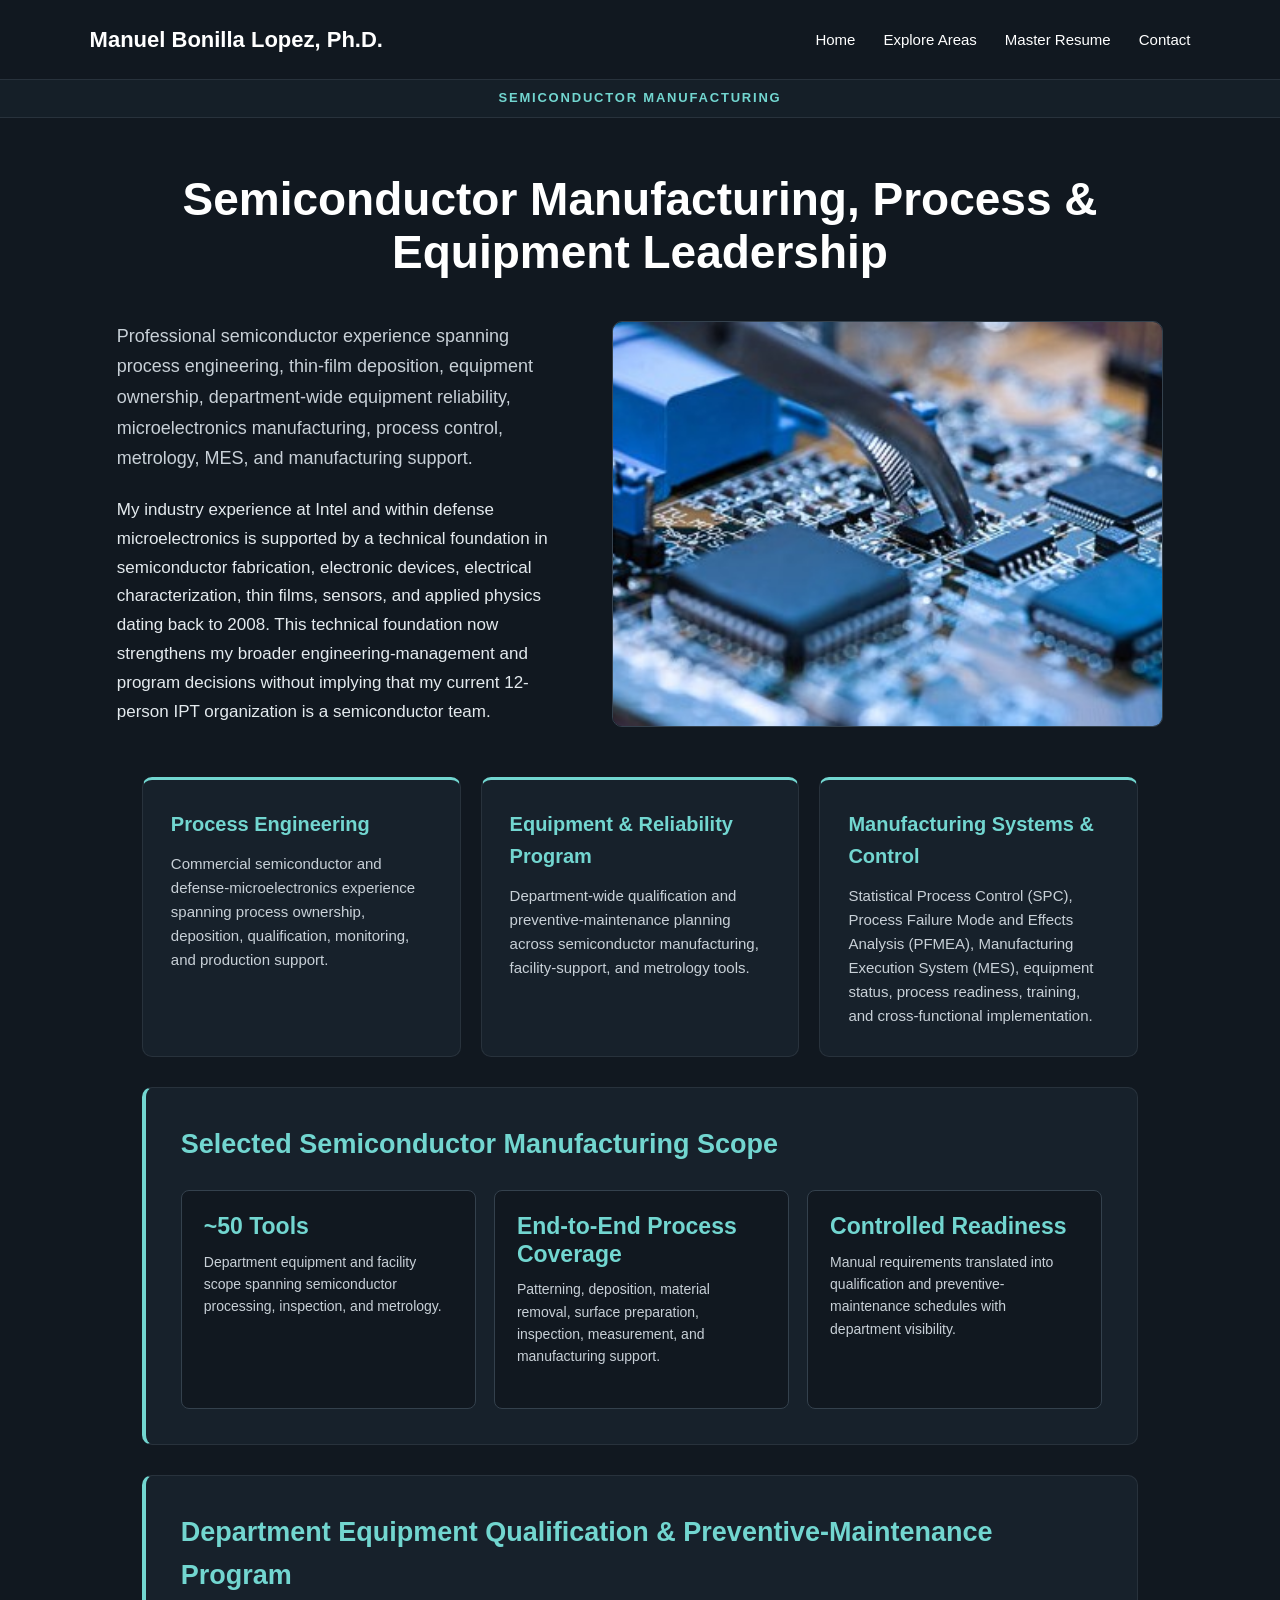
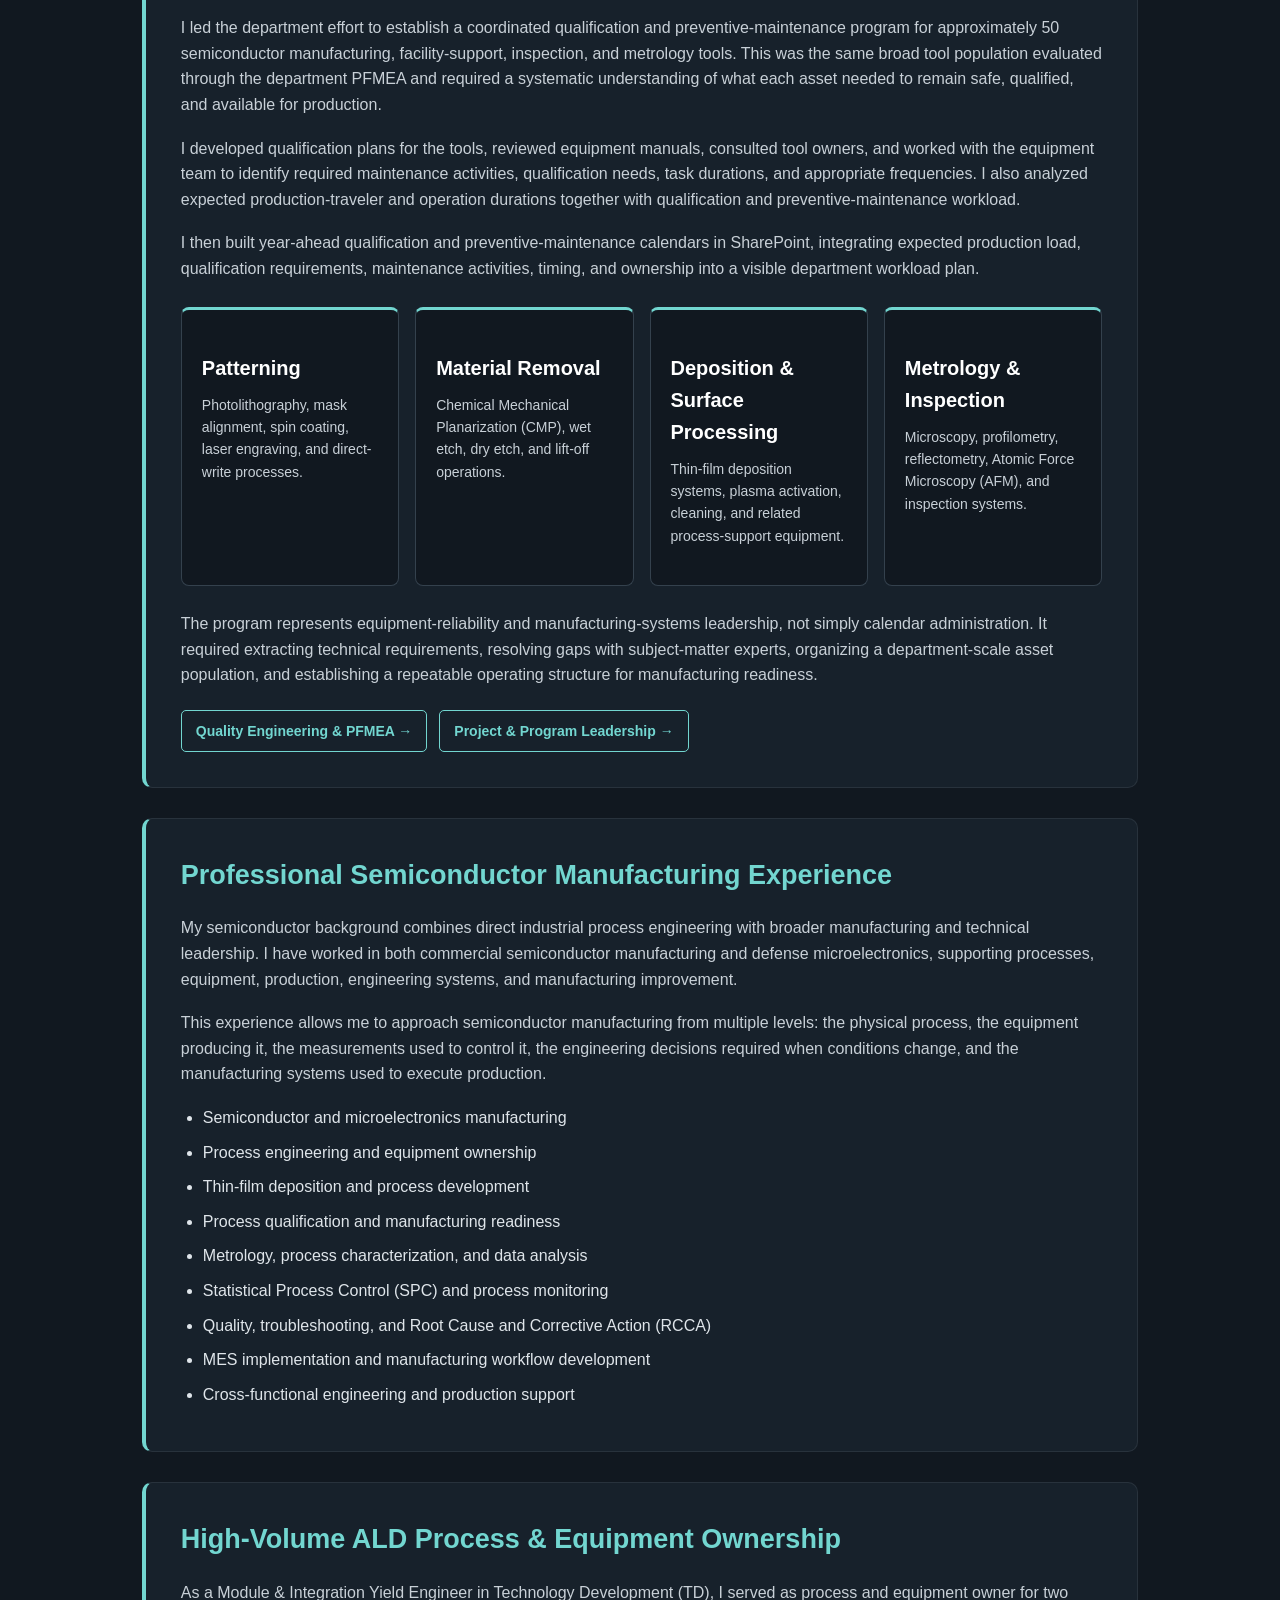
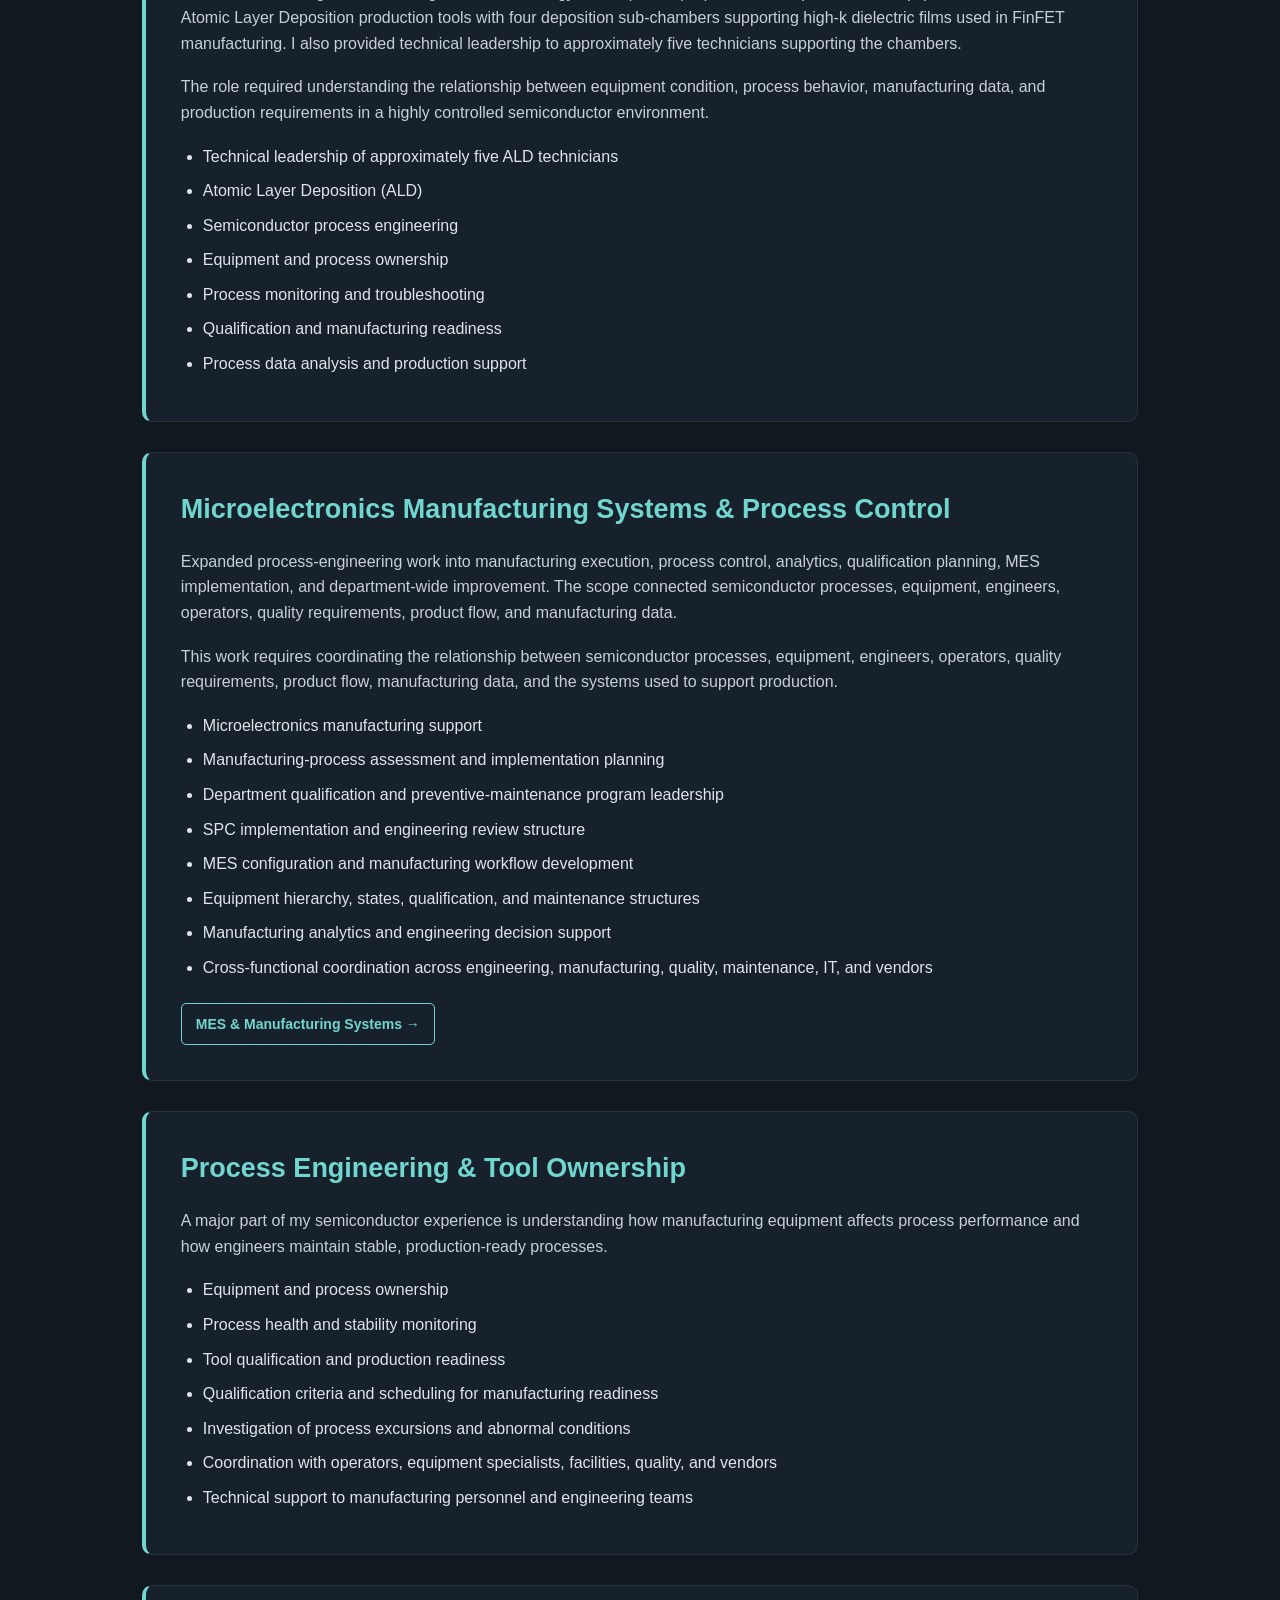
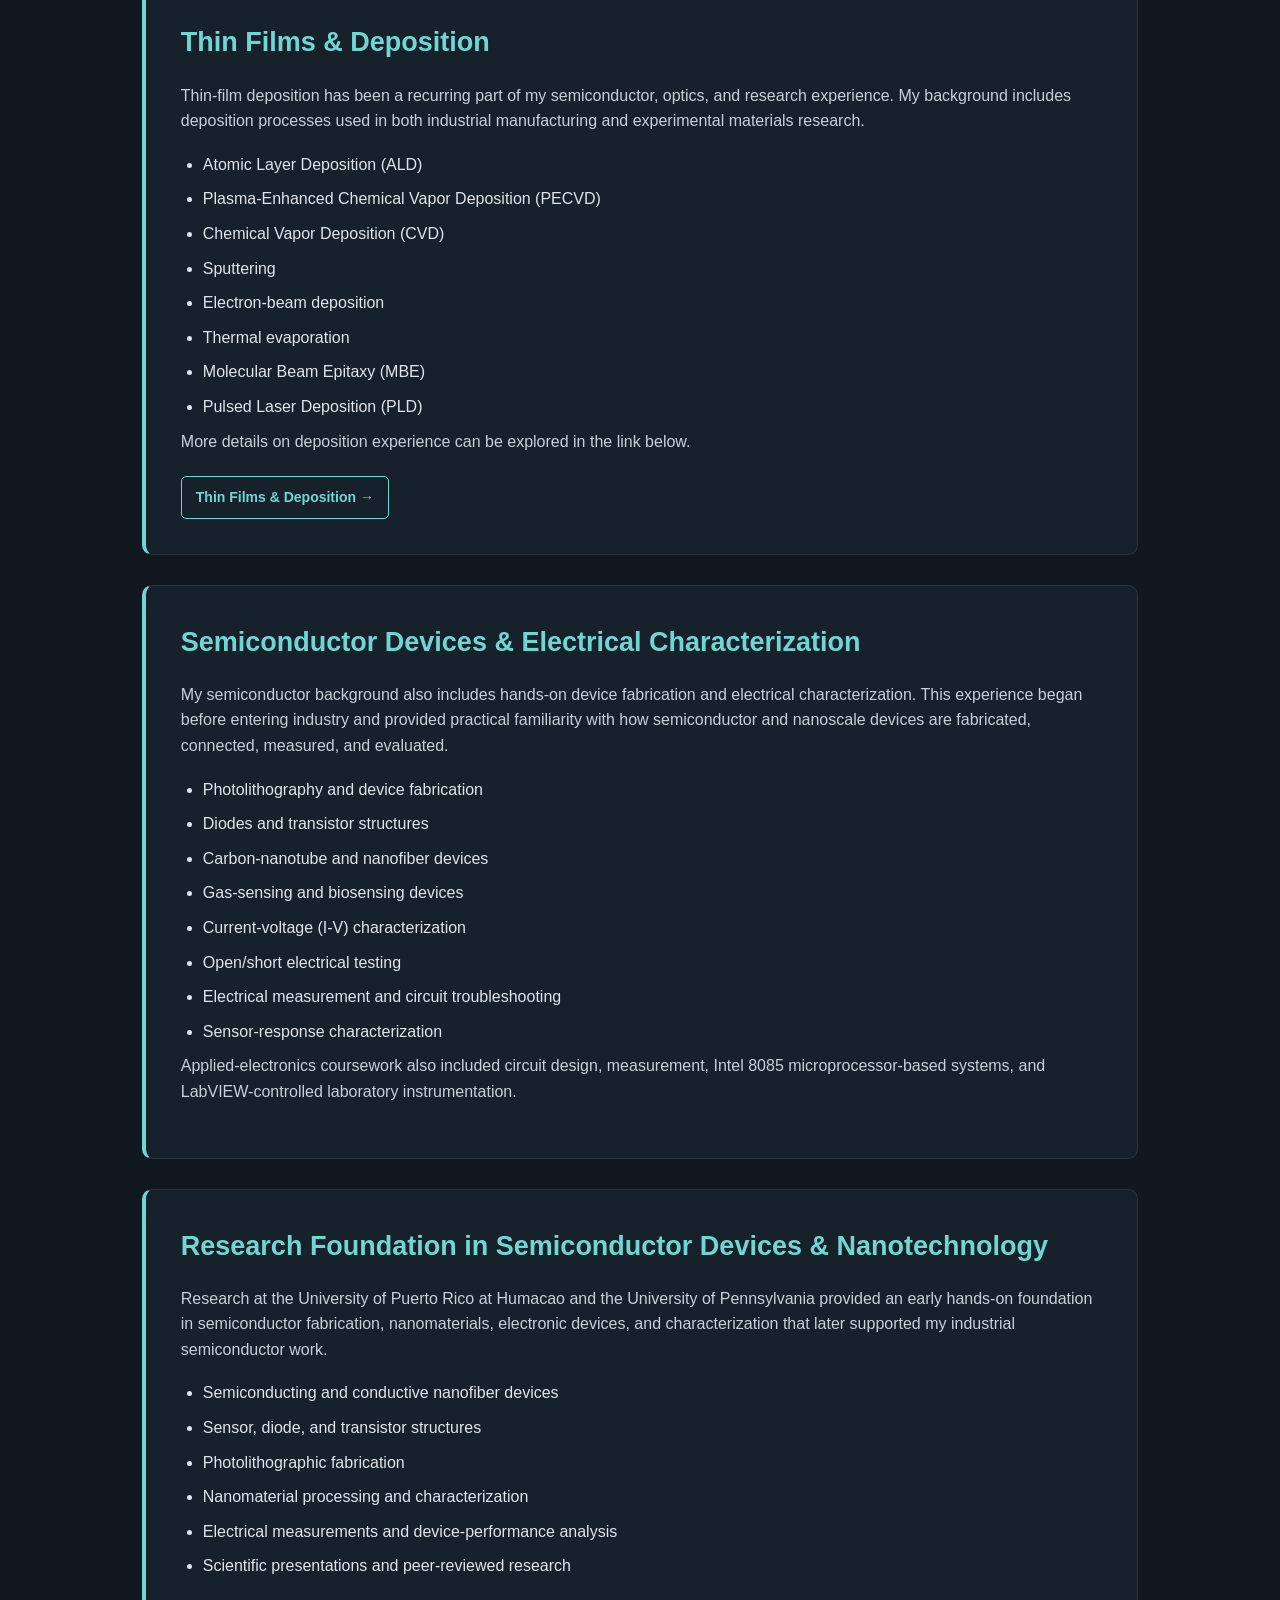
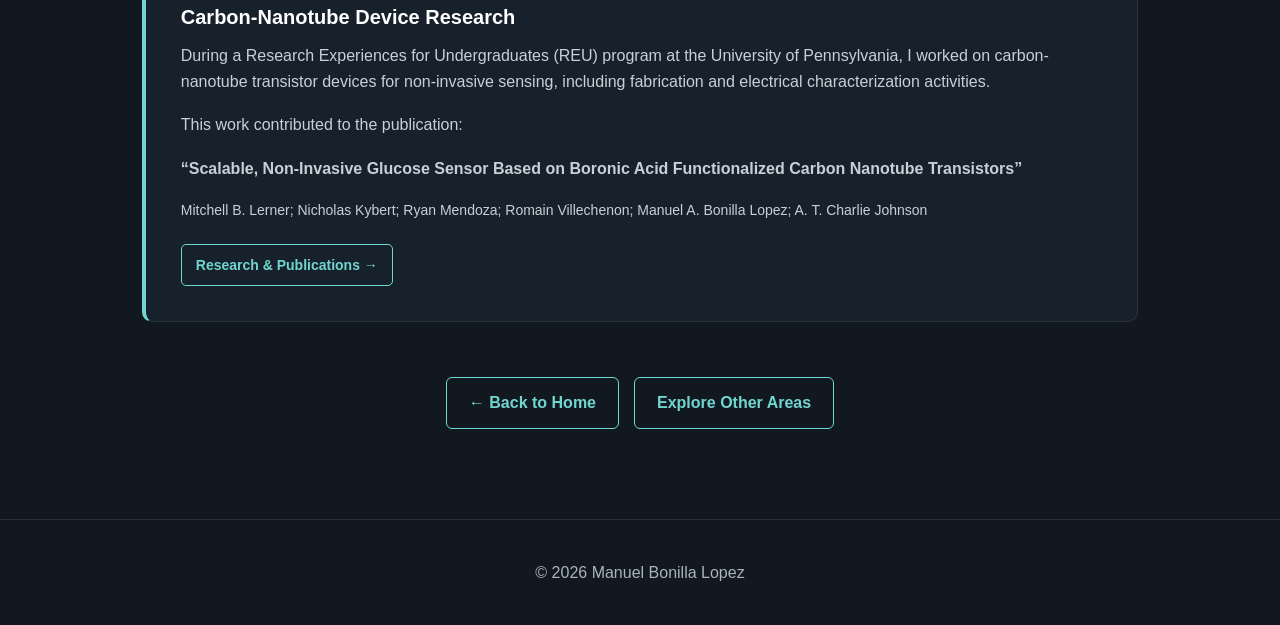
<file: semiconductor.html>
<!doctype html>
<html lang="en">

<head>
  <meta charset="utf-8">
  <meta name="viewport" content="width=device-width, initial-scale=1.0">

  <title>Semiconductor Manufacturing &amp; Equipment Leadership | Manuel Bonilla Lopez, Ph.D.</title>

  <meta
    name="description"
    content="Semiconductor manufacturing, process engineering, department equipment reliability, preventive maintenance, qualification, thin-film deposition, device fabrication, MES, and technical leadership."
  >

  <style>

    /* =========================================================
       GLOBAL
    ========================================================= */

    * {
      box-sizing: border-box;
      margin: 0;
      padding: 0;
    }

    html {
      scroll-behavior: smooth;
    }

    body {
      font-family: Arial, Helvetica, sans-serif;
      background: #111820;
      color: white;
      line-height: 1.6;
    }


    /* =========================================================
       STICKY HEADER
    ========================================================= */

    .sticky-shell {
      position: sticky;
      top: 0;
      z-index: 1000;
      background: #111820;
    }

    header {
      display: flex;
      justify-content: space-between;
      align-items: center;
      padding: 22px 7%;
      background: #111820;
      border-bottom: 1px solid #28323c;
    }

    .name {
      font-size: 22px;
      font-weight: bold;
      white-space: nowrap;
    }

    nav {
      display: flex;
      align-items: center;
      gap: 28px;
    }

    nav a {
      color: white;
      text-decoration: none;
      font-size: 15px;
      transition: color .2s ease;
    }

    nav a:hover {
      color: #72d6d0;
    }

    .page-bar {
      background: #151f28;
      color: #72d6d0;
      text-align: center;
      font-size: 13px;
      font-weight: bold;
      letter-spacing: 1.8px;
      text-transform: uppercase;
      padding: 8px 20px;
      border-bottom: 1px solid #28323c;
    }


    /* =========================================================
       HERO
    ========================================================= */

    .hero {
      max-width: 1200px;
      margin: auto;
      padding: 55px 6% 50px;
    }

    .hero h1 {
      font-size: 46px;
      line-height: 1.15;
      text-align: center;
      max-width: 950px;
      margin: 0 auto 42px;
    }

    .hero-grid {
      display: grid;
      grid-template-columns: 0.9fr 1.1fr;
      gap: 45px;
      align-items: stretch;
    }

    .hero-text {
      display: flex;
      flex-direction: column;
      justify-content: center;
    }

    .hero-text p {
      font-size: 18px;
      line-height: 1.7;
      color: #c8d0d7;
      margin-bottom: 22px;
    }

    .hero-summary {
      color: #e4eaee;
      font-size: 17px;
      line-height: 1.7;
    }

    .hero-image {
      display: flex;
      align-items: stretch;
      justify-content: center;
    }

    .hero-image img {
      width: 100%;
      height: 100%;
      min-height: 340px;
      object-fit: cover;
      display: block;
      border-radius: 10px;
      border: 1px solid #34414d;
    }


    /* =========================================================
       MAIN
    ========================================================= */

    main {
      max-width: 1150px;
      margin: auto;
      padding: 0 6% 80px;
    }


    /* =========================================================
       CAPABILITY CARDS
    ========================================================= */

    .capability-grid {
      display: grid;
      grid-template-columns: repeat(3, 1fr);
      gap: 20px;
      margin-bottom: 30px;
    }

    .capability {
      background: #17212b;
      border: 1px solid #28323c;
      border-top: 3px solid #72d6d0;
      border-radius: 10px;
      padding: 28px;
    }

    .capability h3 {
      color: #72d6d0;
      margin-bottom: 12px;
      font-size: 20px;
    }

    .capability p {
      color: #c8d0d7;
      font-size: 15px;
    }

    .impact-grid {
      display: grid;
      grid-template-columns: repeat(3, 1fr);
      gap: 18px;
      margin-top: 24px;
    }

    .impact-card {
      background: #111820;
      border: 1px solid #34414d;
      border-radius: 8px;
      padding: 22px;
    }

    .impact-value {
      display: block;
      color: #72d6d0;
      font-size: 23px;
      font-weight: bold;
      line-height: 1.2;
      margin-bottom: 10px;
    }

    .impact-card p {
      font-size: 14px;
      margin-bottom: 0;
    }

    .process-grid {
      display: grid;
      grid-template-columns: repeat(4, 1fr);
      gap: 16px;
      margin: 25px 0;
    }

    .process-card {
      background: #111820;
      border: 1px solid #34414d;
      border-top: 3px solid #72d6d0;
      border-radius: 8px;
      padding: 20px;
    }

    .process-card h3 {
      color: #72d6d0;
      font-size: 18px;
      margin: 0 0 9px;
    }

    .process-card p {
      font-size: 14px;
      margin-bottom: 0;
    }


    /* =========================================================
       CONTENT SECTIONS
    ========================================================= */

    .section {
      background: #17212b;
      border: 1px solid #28323c;
      border-left: 4px solid #72d6d0;
      border-radius: 10px;
      padding: 35px;
      margin-bottom: 30px;
    }

    .section h2 {
      color: #72d6d0;
      font-size: 27px;
      margin-bottom: 18px;
    }

    .section h3 {
      color: white;
      font-size: 20px;
      margin-top: 22px;
      margin-bottom: 10px;
    }

    .section p {
      color: #c8d0d7;
      margin-bottom: 18px;
    }

    .section ul {
      padding-left: 22px;
    }

    .section li {
      margin-bottom: 9px;
      color: #dfe5ea;
    }

    .small {
      font-size: 14px;
      color: #aab3bb;
    }


    /* =========================================================
       RELATED LINKS
    ========================================================= */

    .related-links {
      display: flex;
      flex-wrap: wrap;
      gap: 12px;
      margin-top: 22px;
    }

    .related-links a {
      display: inline-block;
      border: 1px solid #72d6d0;
      color: #72d6d0;
      padding: 9px 14px;
      border-radius: 5px;
      text-decoration: none;
      font-size: 14px;
      font-weight: bold;
    }

    .related-links a:hover {
      background: #72d6d0;
      color: #111820;
    }


    /* =========================================================
       PAGE NAVIGATION
    ========================================================= */

    .page-navigation {
      display: flex;
      justify-content: center;
      gap: 15px;
      flex-wrap: wrap;
      margin: 55px 0 10px;
    }

    .page-navigation a {
      display: inline-block;
      text-decoration: none;
      color: #72d6d0;
      border: 1px solid #72d6d0;
      border-radius: 6px;
      padding: 12px 22px;
      font-weight: bold;
      transition: all .2s ease;
    }

    .page-navigation a:hover {
      background: #72d6d0;
      color: #111820;
    }


    /* =========================================================
       FOOTER
    ========================================================= */

    footer {
      text-align: center;
      padding: 40px;
      border-top: 1px solid #28323c;
      color: #aab3bb;
    }


    /* =========================================================
       RESPONSIVE
    ========================================================= */

    @media (max-width: 900px) {

      .hero-grid {
        grid-template-columns: 1fr;
      }

      .hero h1 {
        font-size: 38px;
      }

      .hero-image img {
        min-height: auto;
      }

      .capability-grid,
      .impact-grid {
        grid-template-columns: 1fr;
      }

      .process-grid {
        grid-template-columns: repeat(2, 1fr);
      }

    }

    @media (max-width: 700px) {

      header {
        flex-direction: column;
        gap: 15px;
        padding: 16px 5%;
      }

      nav {
        gap: 16px;
        flex-wrap: wrap;
        justify-content: center;
      }

      .name {
        font-size: 20px;
      }

      .page-bar {
        font-size: 11px;
      }

      .hero {
        padding-top: 38px;
      }

      .hero h1 {
        font-size: 32px;
        margin-bottom: 30px;
      }

      .section {
        padding: 25px;
      }

      .process-grid {
        grid-template-columns: 1fr;
      }

    }

  </style>
</head>


<body>


<!-- =========================================================
     STICKY HEADER
========================================================= -->

<div class="sticky-shell">

  <header>

    <div class="name">
      Manuel Bonilla Lopez, Ph.D.
    </div>

    <nav>
      <a href="index.html">Home</a>
      <a href="index.html#projects">Explore Areas</a>
      <a href="Manuel%20Bonilla%20Lopez%20PhD%20Master%20Resume.pdf">Master Resume</a>
      <a href="contact.html">Contact</a>
    </nav>

  </header>

  <div class="page-bar">
    Semiconductor Manufacturing
  </div>

</div>


<!-- =========================================================
     HERO
========================================================= -->

<section class="hero">

  <h1>
    Semiconductor Manufacturing, Process &amp; Equipment Leadership
  </h1>

  <div class="hero-grid">

    <div class="hero-text">

      <p>
        Professional semiconductor experience spanning process engineering,
        thin-film deposition, equipment ownership, department-wide equipment
        reliability, microelectronics manufacturing, process control, metrology,
        MES, and manufacturing support.
      </p>

      <div class="hero-summary">
        My industry experience at Intel and within defense microelectronics is
        supported by a technical foundation in semiconductor fabrication,
        electronic devices, electrical characterization, thin films, sensors,
        and applied physics dating back to 2008. This technical foundation now
        strengthens my broader engineering-management and program decisions without
        implying that my current 12-person IPT organization is a semiconductor team.
      </div>

    </div>


    <div class="hero-image">

      <img
        src="assets/img/semiconductor.jpg"
        alt="Semiconductor wafer and microelectronics manufacturing"
      >

    </div>

  </div>

</section>


<main>


<!-- =========================================================
     HIGH LEVEL CAPABILITIES
========================================================= -->

<div class="capability-grid">

  <div class="capability">

    <h3>Process Engineering</h3>

    <p>
      Commercial semiconductor and defense-microelectronics experience spanning
      process ownership, deposition, qualification, monitoring, and production support.
    </p>

  </div>


  <div class="capability">

    <h3>Equipment &amp; Reliability Program</h3>

    <p>
      Department-wide qualification and preventive-maintenance planning across
      semiconductor manufacturing, facility-support, and metrology tools.
    </p>

  </div>


  <div class="capability">

    <h3>Manufacturing Systems &amp; Control</h3>

    <p>
      Statistical Process Control (SPC), Process Failure Mode and Effects Analysis
      (PFMEA), Manufacturing Execution System (MES), equipment status, process
      readiness, training, and cross-functional implementation.
    </p>

  </div>

</div>


<!-- =========================================================
     SELECTED SCOPE
========================================================= -->

<section class="section">

  <h2>Selected Semiconductor Manufacturing Scope</h2>

  <div class="impact-grid">

    <div class="impact-card">
      <span class="impact-value">~50 Tools</span>
      <p>Department equipment and facility scope spanning semiconductor processing, inspection, and metrology.</p>
    </div>

    <div class="impact-card">
      <span class="impact-value">End-to-End Process Coverage</span>
      <p>Patterning, deposition, material removal, surface preparation, inspection, measurement, and manufacturing support.</p>
    </div>

    <div class="impact-card">
      <span class="impact-value">Controlled Readiness</span>
      <p>Manual requirements translated into qualification and preventive-maintenance schedules with department visibility.</p>
    </div>

  </div>


</section>



<!-- =========================================================
     EQUIPMENT RELIABILITY PROGRAM
========================================================= -->

<section class="section">

  <h2>Department Equipment Qualification &amp; Preventive-Maintenance Program</h2>

  <p>
    I led the department effort to establish a coordinated qualification and
    preventive-maintenance program for approximately 50 semiconductor manufacturing,
    facility-support, inspection, and metrology tools. This was the same broad tool
    population evaluated through the department PFMEA and required a systematic
    understanding of what each asset needed to remain safe, qualified, and available
    for production.
  </p>

  <p>
    I developed qualification plans for the tools, reviewed equipment
    manuals, consulted tool owners, and worked with the equipment team
    to identify required maintenance activities, qualification needs,
    task durations, and appropriate frequencies. I also analyzed expected
    production-traveler and operation durations together with qualification
    and preventive-maintenance workload.
  </p>

<p>
  I then built year-ahead qualification and preventive-maintenance
  calendars in SharePoint, integrating expected production load,
  qualification requirements, maintenance activities, timing, and
  ownership into a visible department workload plan.
</p>

  <div class="process-grid" aria-label="Semiconductor equipment program scope">

    <div class="process-card">
      <h3>Patterning</h3>
      <p>Photolithography, mask alignment, spin coating, laser engraving, and direct-write processes.</p>
    </div>

    <div class="process-card">
      <h3>Material Removal</h3>
      <p>Chemical Mechanical Planarization (CMP), wet etch, dry etch, and lift-off operations.</p>
    </div>

    <div class="process-card">
      <h3>Deposition &amp; Surface Processing</h3>
      <p>Thin-film deposition systems, plasma activation, cleaning, and related process-support equipment.</p>
    </div>

    <div class="process-card">
      <h3>Metrology &amp; Inspection</h3>
      <p>Microscopy, profilometry, reflectometry, Atomic Force Microscopy (AFM), and inspection systems.</p>
    </div>

  </div>

  <p>
    The program represents equipment-reliability and manufacturing-systems leadership,
    not simply calendar administration. It required extracting technical requirements,
    resolving gaps with subject-matter experts, organizing a department-scale asset
    population, and establishing a repeatable operating structure for manufacturing
    readiness.
  </p>

  <div class="related-links">
    <a href="quality.html">Quality Engineering &amp; PFMEA →</a>
    <a href="project-management.html">Project &amp; Program Leadership →</a>
  </div>

</section>


<!-- =========================================================
     PROFESSIONAL EXPERIENCE
========================================================= -->

<section class="section">

  <h2>Professional Semiconductor Manufacturing Experience</h2>

  <p>
    My semiconductor background combines direct industrial process engineering
    with broader manufacturing and technical leadership. I have worked in
    both commercial semiconductor manufacturing and defense microelectronics,
    supporting processes, equipment, production, engineering systems, and
    manufacturing improvement.
  </p>

  <p>
    This experience allows me to approach semiconductor manufacturing from
    multiple levels: the physical process, the equipment producing it, the
    measurements used to control it, the engineering decisions required when
    conditions change, and the manufacturing systems used to execute production.
  </p>

  <ul>
    <li>Semiconductor and microelectronics manufacturing</li>
    <li>Process engineering and equipment ownership</li>
    <li>Thin-film deposition and process development</li>
    <li>Process qualification and manufacturing readiness</li>
    <li>Metrology, process characterization, and data analysis</li>
    <li>Statistical Process Control (SPC) and process monitoring</li>
    <li>Quality, troubleshooting, and Root Cause and Corrective Action (RCCA)</li>
    <li>MES implementation and manufacturing workflow development</li>
    <li>Cross-functional engineering and production support</li>
  </ul>

</section>


<!-- =========================================================
     INTEL
========================================================= -->

<section class="section">

  <h2>High-Volume ALD Process & Equipment Ownership</h2>

  <p>
  As a Module &amp; Integration Yield Engineer in Technology Development (TD),
  I served as process and equipment owner for two Atomic Layer Deposition
  production tools with four deposition sub-chambers supporting high-k
  dielectric films used in FinFET manufacturing. I also provided technical
  leadership to approximately five technicians supporting the chambers.
  </p>

  <p>
    The role required understanding the relationship between equipment
    condition, process behavior, manufacturing data, and production requirements
    in a highly controlled semiconductor environment.
  </p>

  <ul>
    <li>Technical leadership of approximately five ALD technicians</li>
    <li>Atomic Layer Deposition (ALD)</li>
    <li>Semiconductor process engineering</li>
    <li>Equipment and process ownership</li>
    <li>Process monitoring and troubleshooting</li>
    <li>Qualification and manufacturing readiness</li>
    <li>Process data analysis and production support</li>
  </ul>

</section>


<!-- =========================================================
     L3HARRIS
========================================================= -->

<section class="section">

  <h2>Microelectronics Manufacturing Systems & Process Control</h2>

  <p>
    Expanded process-engineering work into manufacturing execution, process control,
    analytics, qualification planning, MES implementation, and department-wide improvement.
    The scope connected semiconductor processes, equipment, engineers, operators, quality requirements,
    product flow, and manufacturing data.
  </p>

  <p>
    This work requires coordinating the relationship between semiconductor
    processes, equipment, engineers, operators, quality requirements,
    product flow, manufacturing data, and the systems used to support production.
  </p>

  <ul>
    <li>Microelectronics manufacturing support</li>
    <li>Manufacturing-process assessment and implementation planning</li>
    <li>Department qualification and preventive-maintenance program leadership</li>
    <li>SPC implementation and engineering review structure</li>
    <li>MES configuration and manufacturing workflow development</li>
    <li>Equipment hierarchy, states, qualification, and maintenance structures</li>
    <li>Manufacturing analytics and engineering decision support</li>
    <li>Cross-functional coordination across engineering, manufacturing, quality, maintenance, IT, and vendors</li>
  </ul>

  <div class="related-links">
    <a href="mes.html">MES & Manufacturing Systems →</a>
  </div>

</section>


<!-- =========================================================
     PROCESS & EQUIPMENT
========================================================= -->

<section class="section">

  <h2>Process Engineering &amp; Tool Ownership</h2>

  <p>
    A major part of my semiconductor experience is understanding how
    manufacturing equipment affects process performance and how engineers
    maintain stable, production-ready processes.
  </p>

  <ul>
    <li>Equipment and process ownership</li>
    <li>Process health and stability monitoring</li>
    <li>Tool qualification and production readiness</li>
    <li>Qualification criteria and scheduling for manufacturing readiness</li>
    <li>Investigation of process excursions and abnormal conditions</li>
    <li>Coordination with operators, equipment specialists, facilities, quality, and vendors</li>
    <li>Technical support to manufacturing personnel and engineering teams</li>
  </ul>

</section>


<!-- =========================================================
     THIN FILMS
========================================================= -->

<section class="section">

  <h2>Thin Films & Deposition</h2>

  <p>
    Thin-film deposition has been a recurring part of my semiconductor,
    optics, and research experience. My background includes deposition
    processes used in both industrial manufacturing and experimental
    materials research.
  </p>

  <ul>
    <li>Atomic Layer Deposition (ALD)</li>
    <li>Plasma-Enhanced Chemical Vapor Deposition (PECVD)</li>
    <li>Chemical Vapor Deposition (CVD)</li>
    <li>Sputtering</li>
    <li>Electron-beam deposition</li>
    <li>Thermal evaporation</li>
    <li>Molecular Beam Epitaxy (MBE)</li>
    <li>Pulsed Laser Deposition (PLD)</li>
  </ul>

  <p>
    More details on deposition experience can be explored in the link below.
  </p>

  <div class="related-links">
    <a href="deposition.html">Thin Films & Deposition →</a>
  </div>

</section>


<!-- =========================================================
     DEVICES & CHARACTERIZATION
========================================================= -->

<section class="section">

  <h2>Semiconductor Devices & Electrical Characterization</h2>

  <p>
    My semiconductor background also includes hands-on device fabrication
    and electrical characterization. This experience began before entering
    industry and provided practical familiarity with how semiconductor and
    nanoscale devices are fabricated, connected, measured, and evaluated.
  </p>

  <ul>
    <li>Photolithography and device fabrication</li>
    <li>Diodes and transistor structures</li>
    <li>Carbon-nanotube and nanofiber devices</li>
    <li>Gas-sensing and biosensing devices</li>
    <li>Current-voltage (I-V) characterization</li>
    <li>Open/short electrical testing</li>
    <li>Electrical measurement and circuit troubleshooting</li>
    <li>Sensor-response characterization</li>
  </ul>

  <p>
    Applied-electronics coursework also included circuit design,
    measurement, Intel 8085 microprocessor-based systems, and
    LabVIEW-controlled laboratory instrumentation.
  </p>

</section>


<!-- =========================================================
     RESEARCH FOUNDATION
========================================================= -->

<section class="section">

  <h2>Research Foundation in Semiconductor Devices & Nanotechnology</h2>

  <p>
    Research at the University of Puerto Rico at Humacao and the
    University of Pennsylvania provided an early hands-on foundation in
    semiconductor fabrication, nanomaterials, electronic devices, and
    characterization that later supported my industrial semiconductor work.
  </p>

  <ul>
    <li>Semiconducting and conductive nanofiber devices</li>
    <li>Sensor, diode, and transistor structures</li>
    <li>Photolithographic fabrication</li>
    <li>Nanomaterial processing and characterization</li>
    <li>Electrical measurements and device-performance analysis</li>
    <li>Scientific presentations and peer-reviewed research</li>
  </ul>

  <h3>Carbon-Nanotube Device Research</h3>

  <p>
    During a Research Experiences for Undergraduates (REU) program at the
    University of Pennsylvania, I worked on carbon-nanotube transistor
    devices for non-invasive sensing, including fabrication and electrical
    characterization activities.
  </p>

  <p>
    This work contributed to the publication:
  </p>

  <p>
    <b>
      “Scalable, Non-Invasive Glucose Sensor Based on Boronic Acid
      Functionalized Carbon Nanotube Transistors”
    </b>
  </p>

  <p class="small">
    Mitchell B. Lerner; Nicholas Kybert; Ryan Mendoza; Romain Villechenon;
    Manuel A. Bonilla Lopez; A. T. Charlie Johnson
  </p>

  <div class="related-links">
    <a href="research.html">Research & Publications →</a>
  </div>

</section>


<!-- =========================================================
     PAGE NAVIGATION
========================================================= -->

<div class="page-navigation">

  <a href="index.html">
    ← Back to Home
  </a>

  <a href="index.html#projects">
    Explore Other Areas
  </a>

</div>


</main>


<footer>
  © <span id="year"></span> Manuel Bonilla Lopez
</footer>


<script>

  document.getElementById("year").textContent =
    new Date().getFullYear();

</script>


</body>
</html>
</file>
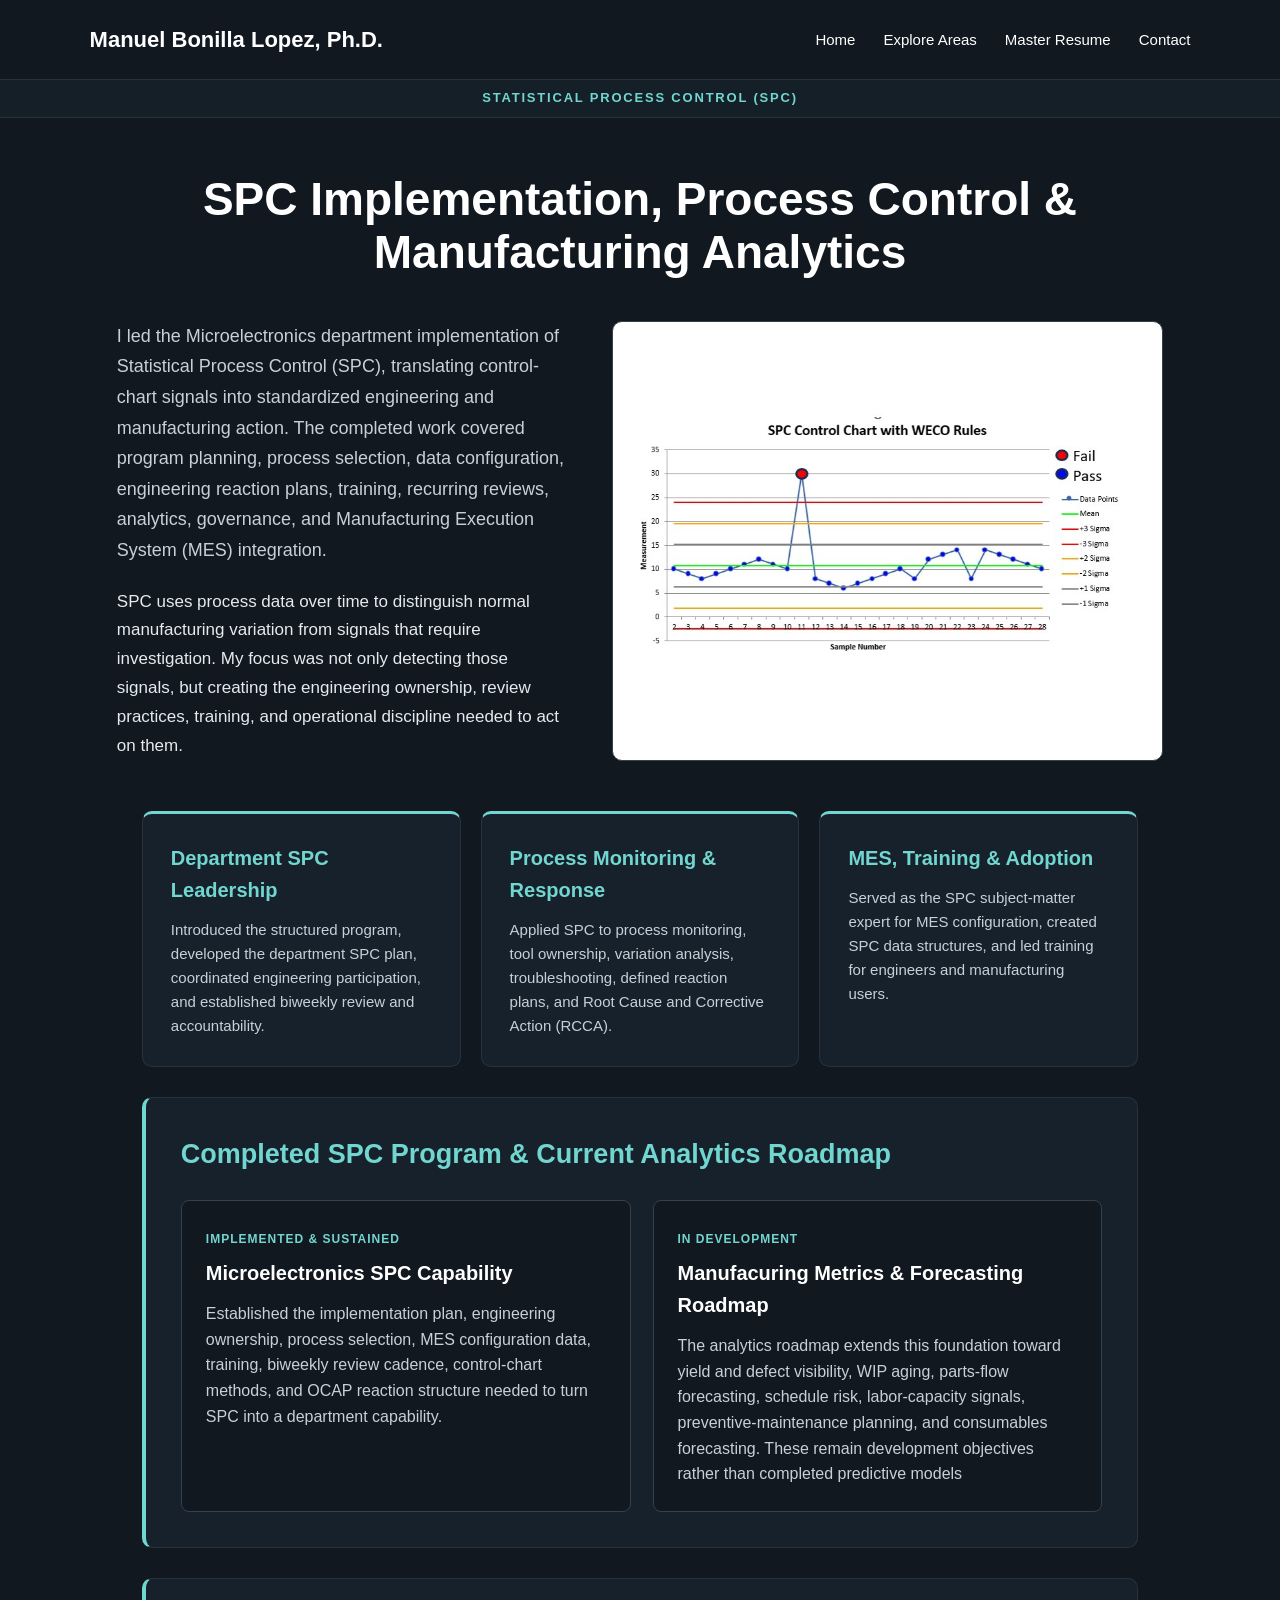
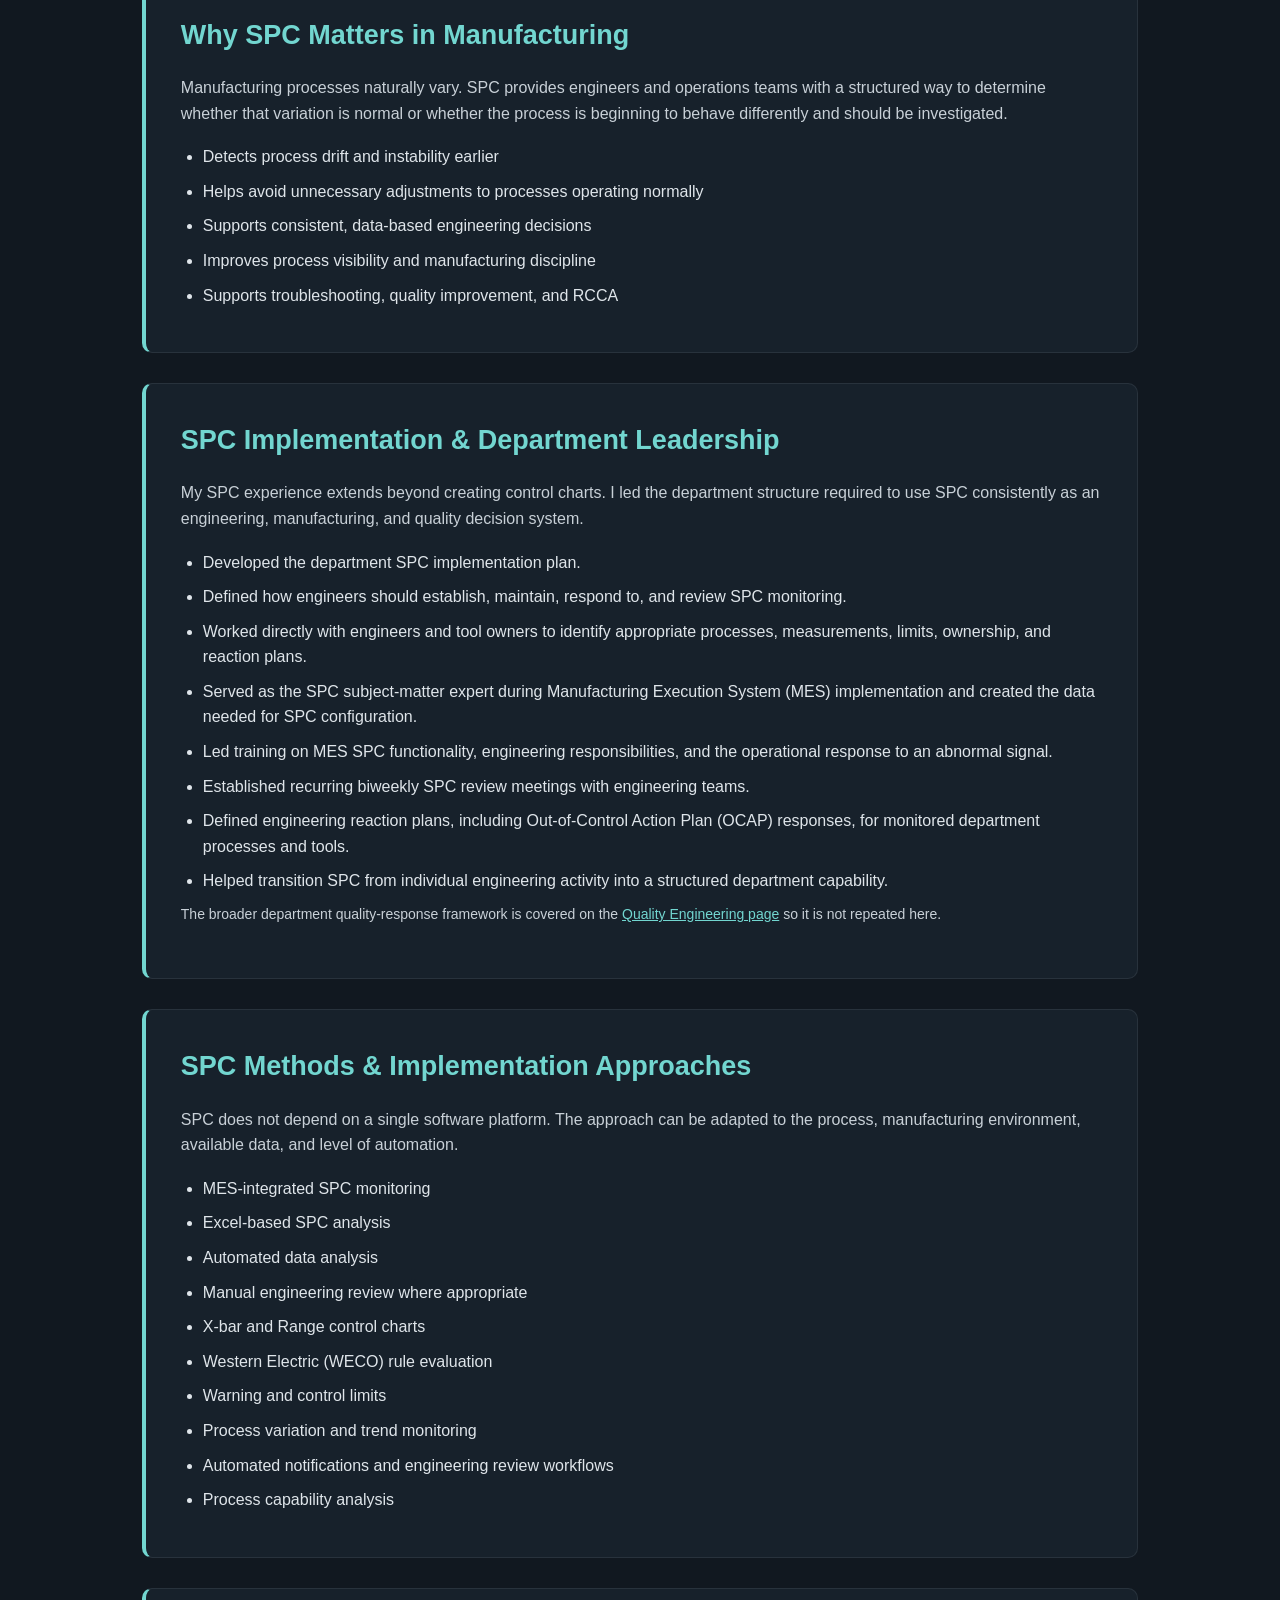
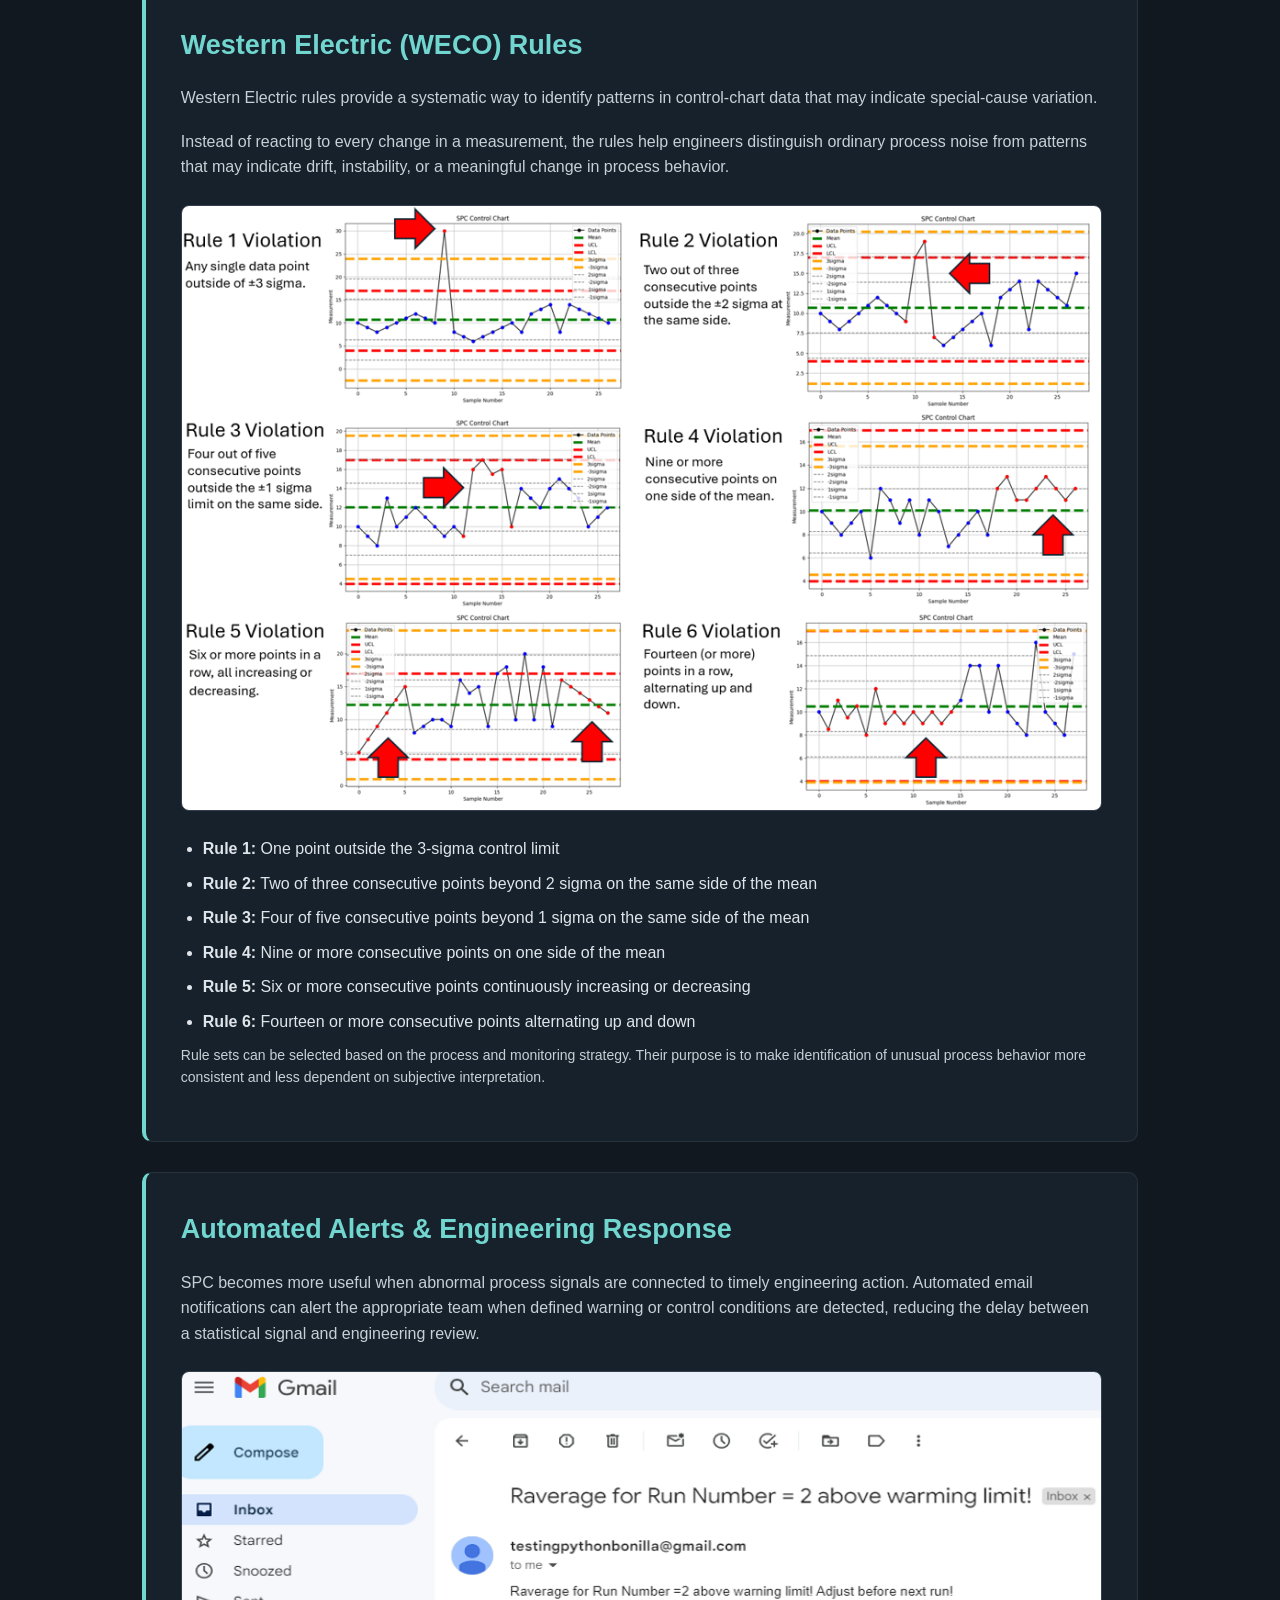
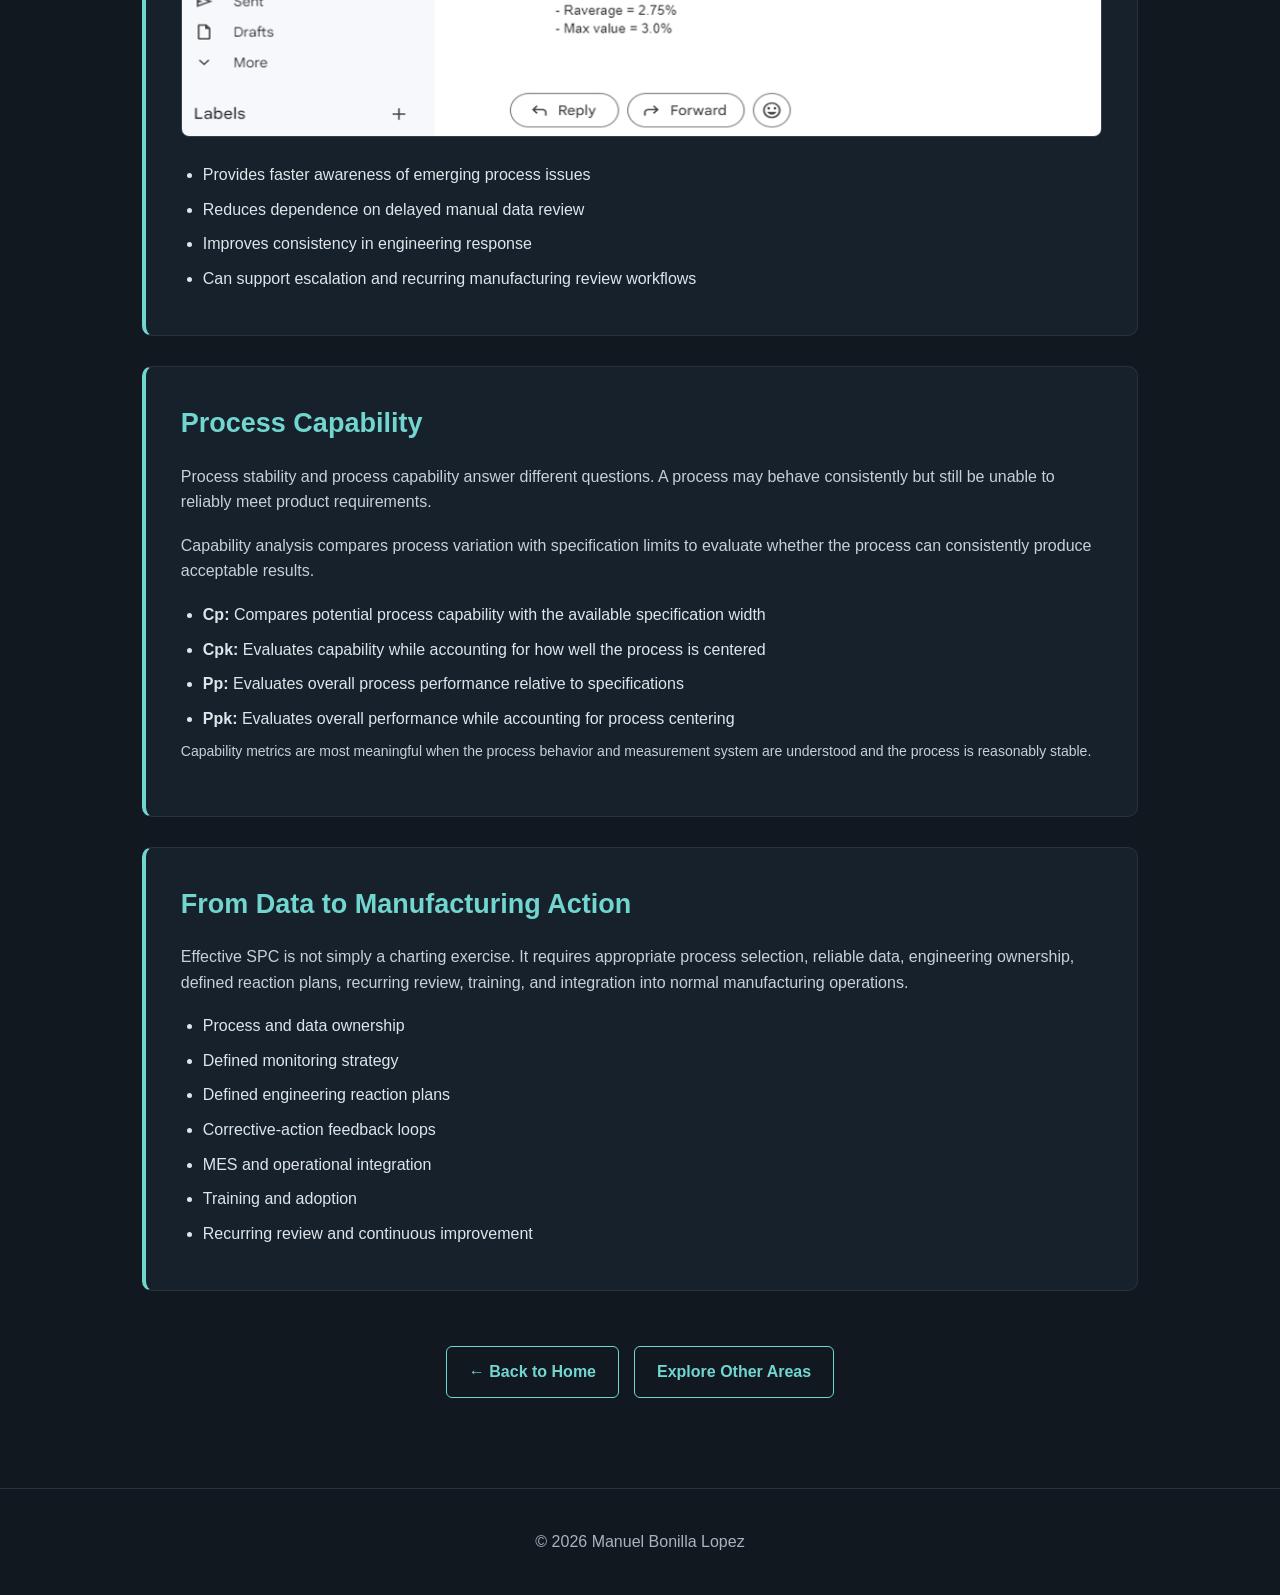
<file: spc.html>
<!doctype html>
<html lang="en">

<head>
  <meta charset="utf-8">
  <meta name="viewport" content="width=device-width, initial-scale=1.0">

  <title>Statistical Process Control Program Leadership | Manuel Bonilla Lopez, Ph.D.</title>

  <meta
    name="description"
    content="Department-wide Statistical Process Control leadership, manufacturing analytics, engineering response, training, process capability, recurring review, and MES integration."
  >

  <style>

    /* =========================================================
       GLOBAL
    ========================================================= */

    * {
      box-sizing: border-box;
      margin: 0;
      padding: 0;
    }

    html {
      scroll-behavior: smooth;
    }

    body {
      font-family: Arial, Helvetica, sans-serif;
      background: #111820;
      color: white;
      line-height: 1.6;
    }


    /* =========================================================
       STICKY HEADER
    ========================================================= */

    .sticky-shell {
      position: sticky;
      top: 0;
      z-index: 1000;
      background: #111820;
    }

    header {
      display: flex;
      justify-content: space-between;
      align-items: center;
      padding: 22px 7%;
      background: #111820;
      border-bottom: 1px solid #28323c;
    }

    .name {
      font-size: 22px;
      font-weight: bold;
      white-space: nowrap;
    }

    nav {
      display: flex;
      align-items: center;
      gap: 28px;
    }

    nav a {
      color: white;
      text-decoration: none;
      font-size: 15px;
      transition: color .2s ease;
    }

    nav a:hover {
      color: #72d6d0;
    }

    .page-bar {
      background: #151f28;
      color: #72d6d0;
      text-align: center;
      font-size: 13px;
      font-weight: bold;
      letter-spacing: 1.8px;
      text-transform: uppercase;
      padding: 8px 20px;
      border-bottom: 1px solid #28323c;
    }


    /* =========================================================
       HERO
    ========================================================= */

    .hero {
      max-width: 1200px;
      margin: auto;
      padding: 55px 6% 50px;
    }

    .hero h1 {
      font-size: 46px;
      line-height: 1.15;
      text-align: center;
      max-width: 950px;
      margin: 0 auto 42px;
    }

    .hero-grid {
      display: grid;
      grid-template-columns: 0.9fr 1.1fr;
      gap: 45px;
      align-items: stretch;
    }

    .hero-text {
      display: flex;
      flex-direction: column;
      justify-content: center;
    }

    .hero-text p {
      font-size: 18px;
      line-height: 1.7;
      color: #c8d0d7;
      margin-bottom: 22px;
    }

    .spc-definition {
      color: #e4eaee;
      font-size: 17px;
      line-height: 1.7;
    }

    .hero-image {
      display: flex;
      align-items: stretch;
      justify-content: center;
    }

    .hero-image img {
      width: 100%;
      height: 100%;
      min-height: 340px;
      object-fit: contain;
      display: block;
      background: white;
      border-radius: 10px;
      border: 1px solid #34414d;
    }


    /* =========================================================
       MAIN CONTENT
    ========================================================= */

    main {
      max-width: 1150px;
      margin: auto;
      padding: 0 6% 80px;
    }


    /* =========================================================
       HIGH LEVEL CAPABILITIES
    ========================================================= */

    .capability-grid {
      display: grid;
      grid-template-columns: repeat(3, 1fr);
      gap: 20px;
      margin-bottom: 30px;
    }

    .capability {
      background: #17212b;
      border: 1px solid #28323c;
      border-top: 3px solid #72d6d0;
      border-radius: 10px;
      padding: 28px;
    }

    .capability h3 {
      color: #72d6d0;
      margin-bottom: 12px;
      font-size: 20px;
    }

    .capability p {
      color: #c8d0d7;
      font-size: 15px;
    }


    /* =========================================================
       CONTENT SECTIONS
    ========================================================= */

    .section {
      background: #17212b;
      border: 1px solid #28323c;
      border-left: 4px solid #72d6d0;
      border-radius: 10px;
      padding: 35px;
      margin-bottom: 30px;
    }

    .section h2 {
      color: #72d6d0;
      font-size: 27px;
      margin-bottom: 18px;
    }

    .section p {
      color: #c8d0d7;
      margin-bottom: 18px;
    }

    .section ul {
      padding-left: 22px;
    }

    .section li {
      margin-bottom: 9px;
      color: #dfe5ea;
    }

    .status-grid {
      display: grid;
      grid-template-columns: repeat(2, 1fr);
      gap: 22px;
      margin-top: 24px;
    }

    .status-card {
      background: #111820;
      border: 1px solid #34414d;
      border-radius: 8px;
      padding: 24px;
    }

    .status-label {
      display: inline-block;
      color: #72d6d0;
      font-size: 12px;
      font-weight: bold;
      letter-spacing: 1px;
      text-transform: uppercase;
      margin-bottom: 8px;
    }

    .status-card h3 {
      color: white;
      font-size: 20px;
      margin-bottom: 12px;
    }

    .status-card p:last-child {
      margin-bottom: 0;
    }

    .img {
      width: 100%;
      height: auto;
      display: block;
      border-radius: 8px;
      margin: 25px 0;
      border: 1px solid #34414d;
    }

    .small {
      font-size: 14px;
      color: #aab3bb;
    }

    .small a {
      color: #72d6d0;
    }


    /* =========================================================
       PAGE NAVIGATION
    ========================================================= */

    .page-navigation {
      display: flex;
      justify-content: center;
      gap: 15px;
      flex-wrap: wrap;
      margin: 55px 0 10px;
    }

    .page-navigation a {
      display: inline-block;
      text-decoration: none;
      color: #72d6d0;
      border: 1px solid #72d6d0;
      border-radius: 6px;
      padding: 12px 22px;
      font-weight: bold;
      transition: all .2s ease;
    }

    .page-navigation a:hover {
      background: #72d6d0;
      color: #111820;
    }


    /* =========================================================
       FOOTER
    ========================================================= */

    footer {
      text-align: center;
      padding: 40px;
      border-top: 1px solid #28323c;
      color: #aab3bb;
    }


    /* =========================================================
       RESPONSIVE
    ========================================================= */

    @media (max-width: 900px) {

      .hero-grid {
        grid-template-columns: 1fr;
      }

      .hero h1 {
        font-size: 38px;
      }

      .hero-image img {
        min-height: auto;
      }

      .capability-grid {
        grid-template-columns: 1fr;
      }

      .status-grid {
        grid-template-columns: 1fr;
      }

    }


    @media (max-width: 700px) {

      header {
        flex-direction: column;
        gap: 15px;
        padding: 16px 5%;
      }

      nav {
        gap: 16px;
        flex-wrap: wrap;
        justify-content: center;
      }

      .name {
        font-size: 20px;
      }

      .page-bar {
        font-size: 11px;
      }

      .hero {
        padding-top: 38px;
      }

      .hero h1 {
        font-size: 32px;
        margin-bottom: 30px;
      }

      .hero-text p {
        font-size: 17px;
      }

      .section {
        padding: 25px;
      }

    }

  </style>
</head>


<body>


<!-- =========================================================
     STICKY HEADER
========================================================= -->

<div class="sticky-shell">

  <header>

    <div class="name">
      Manuel Bonilla Lopez, Ph.D.
    </div>

    <nav>
      <a href="index.html">Home</a>
      <a href="index.html#projects">Explore Areas</a>
      <a href="Manuel%20Bonilla%20Lopez%20PhD%20Master%20Resume.pdf">Master Resume</a>
      <a href="contact.html">Contact</a>
    </nav>

  </header>

  <div class="page-bar">
    Statistical Process Control (SPC)
  </div>

</div>


<!-- =========================================================
     HERO
========================================================= -->

<section class="hero">

  <h1>
    SPC Implementation, Process Control &amp; Manufacturing Analytics
  </h1>

  <div class="hero-grid">

    <div class="hero-text">

      <p>
        I led the Microelectronics department implementation of Statistical Process
        Control (SPC), translating control-chart signals into standardized engineering
        and manufacturing action. The completed work covered program planning, process
        selection, data configuration, engineering reaction plans, training, recurring
        reviews, analytics, governance, and Manufacturing Execution System (MES) integration.
      </p>

      <div class="spc-definition">
        SPC uses process data over time to distinguish normal manufacturing
        variation from signals that require investigation. My focus was not only
        detecting those signals, but creating the engineering ownership, review
        practices, training, and operational discipline needed to act on them.
      </div>

    </div>


    <div class="hero-image">

      <img
        src="assets/img/spc/generic_control_chart.jpg"
        alt="SPC control chart showing process limits and an out-of-control condition"
      >

    </div>

  </div>

</section>


<main>


<!-- =========================================================
     HIGH LEVEL CAPABILITIES
========================================================= -->

<div class="capability-grid">

  <div class="capability">

    <h3>Department SPC Leadership</h3>

    <p>
      Introduced the structured program, developed the department SPC plan,
      coordinated engineering participation, and established biweekly review and
      accountability.
    </p>

  </div>


  <div class="capability">

    <h3>Process Monitoring &amp; Response</h3>

    <p>
      Applied SPC to process monitoring, tool ownership, variation analysis,
      troubleshooting, defined reaction plans, and Root Cause and Corrective
      Action (RCCA).
    </p>

  </div>


  <div class="capability">

    <h3>MES, Training &amp; Adoption</h3>

    <p>
      Served as the SPC subject-matter expert for MES configuration, created SPC
      data structures, and led training for engineers and manufacturing users.
    </p>

  </div>

</div>


<!-- =========================================================
     COMPLETED PROGRAM VS CURRENT ROADMAP
========================================================= -->

<section class="section">

  <h2>Completed SPC Program &amp; Current Analytics Roadmap</h2>



  <div class="status-grid">

    <div class="status-card">
      <span class="status-label">Implemented &amp; Sustained</span>
      <h3>Microelectronics SPC Capability</h3>
      <p>
        Established the implementation plan, engineering ownership, process selection,
        MES configuration data, training, biweekly review cadence, control-chart methods,
        and OCAP reaction structure needed to turn SPC into a department capability.
      </p>
    </div>

    <div class="status-card">
      <span class="status-label">In Development</span>
      <h3>Manufacuring Metrics &amp; Forecasting Roadmap</h3>
      <p>
The analytics roadmap extends this foundation toward yield and defect visibility, WIP aging, parts-flow forecasting, 
        schedule risk, labor-capacity signals, preventive-maintenance planning, and consumables forecasting. 
        These remain development objectives rather than completed predictive models
      </p>
    </div>

  </div>

</section>


<!-- =========================================================
     WHY SPC MATTERS
========================================================= -->

<section class="section">

  <h2>Why SPC Matters in Manufacturing</h2>

  <p>
    Manufacturing processes naturally vary. SPC provides engineers and operations
    teams with a structured way to determine whether that variation is normal
    or whether the process is beginning to behave differently and should be investigated.
  </p>

  <ul>
    <li>Detects process drift and instability earlier</li>
    <li>Helps avoid unnecessary adjustments to processes operating normally</li>
    <li>Supports consistent, data-based engineering decisions</li>
    <li>Improves process visibility and manufacturing discipline</li>
    <li>Supports troubleshooting, quality improvement, and RCCA</li>
  </ul>

</section>


<!-- =========================================================
     IMPLEMENTATION LEADERSHIP
========================================================= -->

<section class="section">

  <h2>SPC Implementation &amp; Department Leadership</h2>

  <p>
    My SPC experience extends beyond creating control charts. I led the department
    structure required to use SPC consistently as an engineering, manufacturing,
    and quality decision system.
  </p>

  <ul>

    <li>
      Developed the department SPC implementation plan.
    </li>

    <li>
      Defined how engineers should establish, maintain, respond to, and review SPC monitoring.
    </li>

    <li>
      Worked directly with engineers and tool owners to identify appropriate
      processes, measurements, limits, ownership, and reaction plans.
    </li>

    <li>
      Served as the SPC subject-matter expert during Manufacturing Execution
      System (MES) implementation and created the data needed for SPC configuration.
    </li>

    <li>
      Led training on MES SPC functionality, engineering responsibilities,
      and the operational response to an abnormal signal.
    </li>

    <li>
      Established recurring biweekly SPC review meetings with engineering teams.
    </li>

    <li>
      Defined engineering reaction plans, including Out-of-Control Action Plan
      (OCAP) responses, for monitored department processes and tools.
    </li>

    <li>
      Helped transition SPC from individual engineering activity into a structured
      department capability.
    </li>

  </ul>

  <p class="small">
    The broader department quality-response framework is covered on the
    <a href="quality.html">Quality Engineering page</a> so it is not repeated here.
  </p>

</section>


<!-- =========================================================
     METHODS
========================================================= -->

<section class="section">

  <h2>SPC Methods &amp; Implementation Approaches</h2>

  <p>
    SPC does not depend on a single software platform. The approach can be adapted
    to the process, manufacturing environment, available data, and level of automation.
  </p>

  <ul>
    <li>MES-integrated SPC monitoring</li>
    <li>Excel-based SPC analysis</li>
    <li>Automated data analysis</li>
    <li>Manual engineering review where appropriate</li>
    <li>X-bar and Range control charts</li>
    <li>Western Electric (WECO) rule evaluation</li>
    <li>Warning and control limits</li>
    <li>Process variation and trend monitoring</li>
    <li>Automated notifications and engineering review workflows</li>
    <li>Process capability analysis</li>
  </ul>

</section>


<!-- =========================================================
     WECO RULES
========================================================= -->

<section class="section">

  <h2>Western Electric (WECO) Rules</h2>

  <p>
    Western Electric rules provide a systematic way to identify patterns in
    control-chart data that may indicate special-cause variation.
  </p>

  <p>
    Instead of reacting to every change in a measurement, the rules help engineers
    distinguish ordinary process noise from patterns that may indicate drift,
    instability, or a meaningful change in process behavior.
  </p>

  <img
    class="img"
    src="assets/img/spc/weco_rules.png"
    alt="Western Electric rules illustrated using SPC control charts"
  >

  <ul>

    <li>
      <b>Rule 1:</b> One point outside the 3-sigma control limit
    </li>

    <li>
      <b>Rule 2:</b> Two of three consecutive points beyond 2 sigma
      on the same side of the mean
    </li>

    <li>
      <b>Rule 3:</b> Four of five consecutive points beyond 1 sigma
      on the same side of the mean
    </li>

    <li>
      <b>Rule 4:</b> Nine or more consecutive points on one side
      of the mean
    </li>

    <li>
      <b>Rule 5:</b> Six or more consecutive points continuously
      increasing or decreasing
    </li>

    <li>
      <b>Rule 6:</b> Fourteen or more consecutive points alternating
      up and down
    </li>

  </ul>

  <p class="small">
    Rule sets can be selected based on the process and monitoring strategy.
    Their purpose is to make identification of unusual process behavior more
    consistent and less dependent on subjective interpretation.
  </p>

</section>


<!-- =========================================================
     AUTOMATED ALERTS
========================================================= -->

<section class="section">

  <h2>Automated Alerts &amp; Engineering Response</h2>

  <p>
    SPC becomes more useful when abnormal process signals are connected to timely
    engineering action. Automated email notifications can alert the appropriate
    team when defined warning or control conditions are detected, reducing the
    delay between a statistical signal and engineering review.
  </p>

  <img
    class="img"
    src="assets/img/spc/Alert.png"
    alt="Automated SPC engineering alert example"
    loading="lazy"
  >

  <ul>
    <li>Provides faster awareness of emerging process issues</li>
    <li>Reduces dependence on delayed manual data review</li>
    <li>Improves consistency in engineering response</li>
    <li>Can support escalation and recurring manufacturing review workflows</li>
  </ul>

</section>


<!-- =========================================================
     PROCESS CAPABILITY
========================================================= -->

<section class="section">

  <h2>Process Capability</h2>

  <p>
    Process stability and process capability answer different questions.
    A process may behave consistently but still be unable to reliably meet
    product requirements.
  </p>

  <p>
    Capability analysis compares process variation with specification limits
    to evaluate whether the process can consistently produce acceptable results.
  </p>

  <ul>

    <li>
      <b>Cp:</b> Compares potential process capability with the available
      specification width
    </li>

    <li>
      <b>Cpk:</b> Evaluates capability while accounting for how well the
      process is centered
    </li>

    <li>
      <b>Pp:</b> Evaluates overall process performance relative to specifications
    </li>

    <li>
      <b>Ppk:</b> Evaluates overall performance while accounting for process centering
    </li>

  </ul>

  <p class="small">
    Capability metrics are most meaningful when the process behavior and
    measurement system are understood and the process is reasonably stable.
  </p>

</section>


<!-- =========================================================
     CLOSING
========================================================= -->

<section class="section">

  <h2>From Data to Manufacturing Action</h2>

  <p>
    Effective SPC is not simply a charting exercise. It requires appropriate
    process selection, reliable data, engineering ownership, defined reaction
    plans, recurring review, training, and integration into normal manufacturing
    operations.
  </p>

  <ul>
    <li>Process and data ownership</li>
    <li>Defined monitoring strategy</li>
    <li>Defined engineering reaction plans</li>
    <li>Corrective-action feedback loops</li>
    <li>MES and operational integration</li>
    <li>Training and adoption</li>
    <li>Recurring review and continuous improvement</li>
  </ul>

</section>


<!-- =========================================================
     PAGE NAVIGATION
========================================================= -->

<div class="page-navigation">

  <a href="index.html">
    ← Back to Home
  </a>

  <a href="index.html#projects">
    Explore Other Areas
  </a>

</div>


</main>


<footer>
  © <span id="year"></span> Manuel Bonilla Lopez
</footer>


<script>

  document.getElementById("year").textContent =
    new Date().getFullYear();

</script>


</body>
</html>
</file>
<file: assets/styles.css>
/* =========================
   GLOBAL RESET & BASE
   ========================= */

*,
*::before,
*::after {
  box-sizing: border-box;
}

body {
  margin: 0;
  font-family: system-ui, -apple-system, BlinkMacSystemFont, "Segoe UI",
               Roboto, Helvetica, Arial, sans-serif;
  background: radial-gradient(circle at top, #0c1a1d, #050a0c 70%);
  color: #e8f1f2;
  line-height: 1.6;
}

a {
  color: #7dd3c7;
  text-decoration: none;
}

a:hover {
  text-decoration: underline;
}

/* =========================
   LAYOUT
   ========================= */

.container {
  max-width: 1100px;
  margin: 0 auto;
  padding: 2rem 1.25rem;
}

/* =========================
   HEADER / NAV
   ========================= */

.site-header {
  background: linear-gradient(180deg, #081416, #050a0c);
  border-bottom: 1px solid rgba(255,255,255,0.08);
}

.header-row {
  display: flex;
  justify-content: space-between;
  align-items: center;
  gap: 2rem;
}

.brand .name {
  font-weight: 700;
  font-size: 1.15rem;
}

.brand .tag {
  font-size: 0.85rem;
  opacity: 0.75;
}

.nav {
  display: flex;
  gap: 1.25rem;
  flex-wrap: wrap;
}

.nav a {
  padding: 0.4rem 0.8rem;
  border-radius: 8px;
  font-size: 0.9rem;
}

.nav a.active,
.nav a:hover {
  background: rgba(125, 211, 199, 0.15);
}

/* =========================
   CARDS
   ========================= */

.card {
  background: linear-gradient(180deg, #0f2327, #0a171a);
  border-radius: 18px;
  padding: 2rem;
  margin-bottom: 2.5rem;
  box-shadow:
    0 10px 30px rgba(0,0,0,0.45),
    inset 0 0 0 1px rgba(255,255,255,0.04);
  overflow: hidden; /* 🔑 FIXES IMAGE OVERFLOW */
}

.card.hero {
  padding: 2.5rem;
}

.card.section {
  padding: 2rem;
}

/* =========================
   TYPOGRAPHY
   ========================= */

h1, h2, h3 {
  line-height: 1.2;
  margin-top: 0;
}

h1 {
  font-size: 2.1rem;
  margin-bottom: 0.75rem;
}

h2 {
  font-size: 1.45rem;
  margin-bottom: 1rem;
}

.h3 {
  font-size: 1.05rem;
  margin-top: 1.5rem;
}

.muted {
  opacity: 0.75;
}

.small {
  font-size: 0.85rem;
}

/* =========================
   LISTS
   ========================= */

ul, ol {
  padding-left: 1.2rem;
}

li {
  margin-bottom: 0.4rem;
}

/* =========================
   IMAGES
   ========================= */

.img {
  width: 100%;
  height: auto;
  display: block;
  margin: 1.25rem 0;
  border-radius: 12px;
  background: white;          /* makes diagrams pop */
  padding: 12px;
}

/* Optional wrapper if needed */
.img-wrap {
  overflow: hidden;
  border-radius: 12px;
}

/* =========================
   FOOTER
   ========================= */

.footer {
  border-top: 1px solid rgba(255,255,255,0.08);
  padding: 2rem 0;
  text-align: center;
  font-size: 0.85rem;
  opacity: 0.7;
}
</file>
